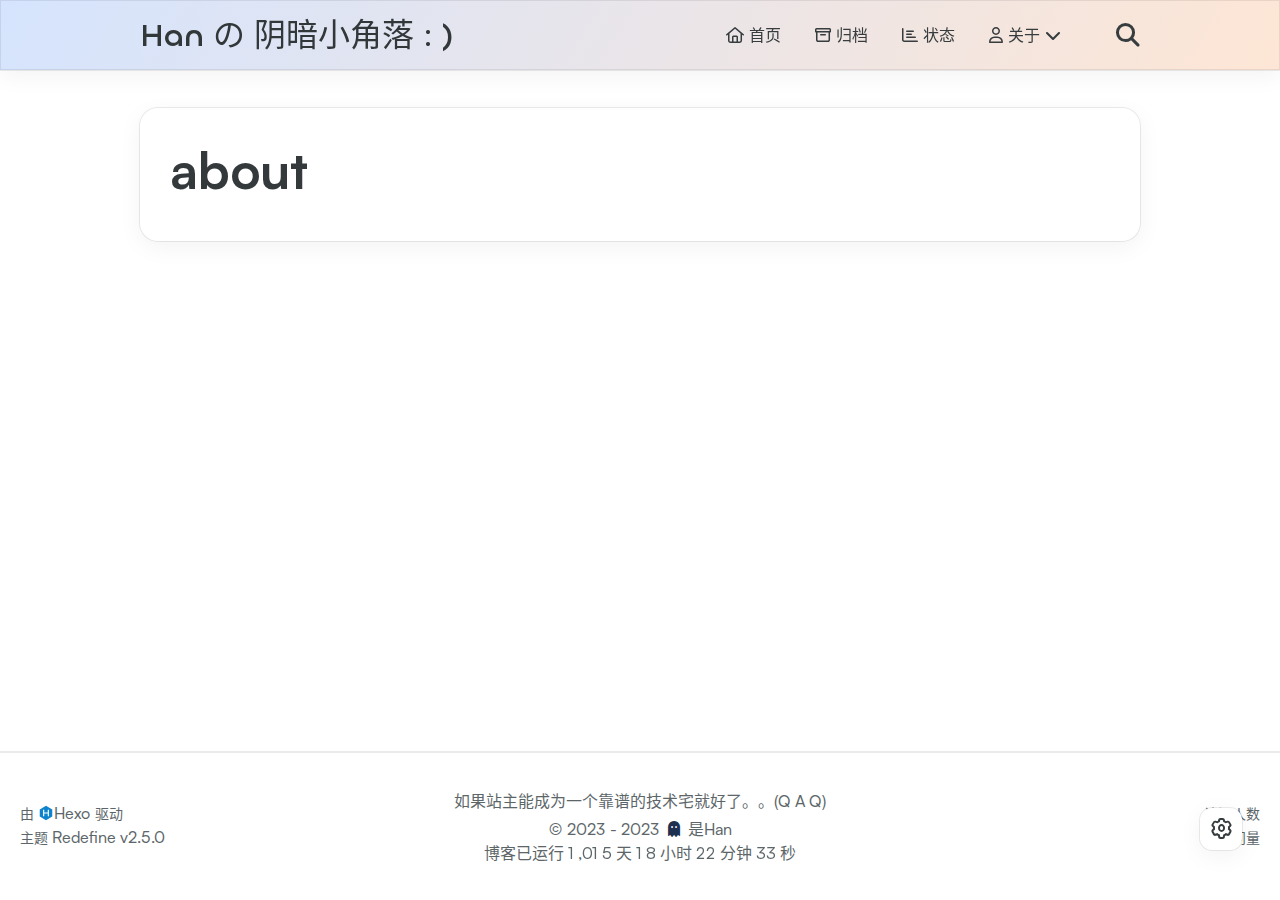
<file: about/index.html>
<!DOCTYPE html><html lang="zh-CN"><head><meta charset="utf-8"><meta name="viewport" content="width=device-width,initial-scale=1"><meta name="keywords" content="Hexo Theme Redefine"><meta name="author" content="是Han"><link rel="preconnect" href="https://fonts.googleapis.com"><link rel="preconnect" href="https://fonts.gstatic.com" crossorigin><link rel="canonical" href="http://hereishandesu.github.io/about/"><meta name="robots" content="index,follow"><meta name="googlebot" content="index,follow"><meta name="revisit-after" content="1 days"><meta property="og:type" content="website"><meta property="og:title" content="about"><meta property="og:url" content="http://hereishandesu.github.io/about/index.html"><meta property="og:site_name" content="Han の 阴暗小角落 : )"><meta property="og:locale" content="zh_CN"><meta property="article:published_time" content="2023-10-13T12:40:17.000Z"><meta property="article:modified_time" content="2023-10-13T12:40:17.157Z"><meta property="article:author" content="是Han"><meta name="twitter:card" content="summary"><link rel="icon" type="image/png" href="/my_images/blog-logo.jpg" sizes="192x192"><link rel="apple-touch-icon" sizes="180x180" href="/my_images/blog-logo.jpg"><meta name="theme-color" content="#A31F34"><link rel="shortcut icon" href="/my_images/blog-logo.jpg"><title>关于 - Han の 阴暗小角落 : )</title><link rel="stylesheet" href="/css/style.css"><link rel="stylesheet" href="/assets/build/styles.css"><link rel="stylesheet" href="/fonts/fonts.css"><link rel="stylesheet" href="/fonts/Satoshi/satoshi.css"><link rel="stylesheet" href="/fonts/Chillax/chillax.css"><link href="" rel="stylesheet"><link href="" rel="stylesheet"><script id="hexo-configurations">window.config={hostname:"hereishandesu.github.io",root:"/",language:"zh-CN",path:"search.xml"},window.theme={articles:{style:{font_size:"16px",line_height:1.5,image_border_radius:"14px",image_alignment:"center",image_caption:!1,link_icon:!0},word_count:{enable:!0,count:!0,min2read:!0},author_label:{enable:!0,auto:!1,list:[]},code_block:{copy:!0,style:"simple",font:{enable:!1,family:null,url:null}},toc:{enable:!0,max_depth:6,number:!1,expand:!0,init_open:!0},copyright:!0,lazyload:!0,recommendation:{enable:!1,title:"猜你想看（猜错了的话那就是算法的错",limit:3,mobile_limit:2,placeholder:"/my_images/recommendation-background.jpg",skip_dirs:[]}},colors:{primary:"#A31F34",secondary:null},global:{fonts:{chinese:{enable:!0,family:null,url:null},english:{enable:!0,family:null,url:null}},content_max_width:"1000px",sidebar_width:"210px",hover:{shadow:!0,scale:!1},scroll_progress:{bar:!0,percentage:!1},website_counter:{url:"https://busuanzi.ibruce.info/busuanzi/2.3/busuanzi.pure.mini.js",enable:!0,site_pv:!0,site_uv:!0,post_pv:!0},single_page:!0,open_graph:!0,google_analytics:{enable:!1,id:null}},home_banner:{enable:!0,style:"fixed",image:{light:"/my_images/light-background.webp",dark:"/my_images/dark-background.webp"},title:"Han の 阴暗小角落 : )",subtitle:{text:["用于日常学习记录和发病（bushi","以及。。请允许我占用您一点时间向您介绍我们的天父和主 —— 异世界情绪 小姐（虔诚.jpg）"],hitokoto:{enable:!1,api:"https://v1.hitokoto.cn"},typing_speed:100,backing_speed:80,starting_delay:500,backing_delay:1500,loop:!0,smart_backspace:!0},text_color:{light:"#dc143c",dark:"#00BFFF"},text_style:{title_size:"2.8rem",subtitle_size:"1.5rem",line_height:1.2},custom_font:{enable:!1,family:null,url:null},social_links:{enable:!0,links:{github:"https://github.com/hereisHandesu",instagram:null,zhihu:null,twitter:"https://twitter.com/chnjinghn4",email:"715727540@qq.com"},qrs:{weixin:null}}},plugins:{feed:{enable:!1},aplayer:{enable:!1,type:"mini",audios:[{name:null,artist:null,url:null,cover:null}]},mermaid:{enable:!0,version:"9.3.0"}},version:"2.5.0",navbar:{auto_hide:!1,color:{left:"#367df7",right:"#f78736",transparency:35},links:{Home:{path:"/",icon:"fa-regular fa-house"},Archives:{path:"/archives",icon:"fa-regular fa-archive"},Status:{path:"https://status.evanluo.top/",icon:"fa-regular fa-chart-bar"},About:{icon:"fa-regular fa-user",submenus:{Me:"/about","异世界情绪（ヰ世界情緒）":"https://zh.moegirl.org.cn/%E5%BC%82%E4%B8%96%E7%95%8C%E6%83%85%E7%BB%AA",Friends:"/friends"}}},search:{enable:!0,preload:!0}},page_templates:{friends_column:2,tags_style:"blur"},home:{sidebar:{enable:!0,position:"right",first_item:"menu",announcement:"小站初成，幸甚至哉 （￣▽￣）",links:{"归档":{path:"/archives",icon:"fa-regular fa-archive"},"标签":{path:"/tags",icon:"fa-regular fa-tags"},"分类":{path:"/categories",icon:"fa-regular fa-folder"}}},article_date_format:"auto",categories:{enable:!0,limit:3},tags:{enable:!0,limit:3}},footerStart:"2023/10/14 17:00:00"},window.lang_ago={second:"%s 秒前",minute:"%s 分钟前",hour:"%s 小时前",day:"%s 天前",week:"%s 周前",month:"%s 个月前",year:"%s 年前"},window.data={masonry:!1}</script><link rel="stylesheet" href="/fontawesome/fontawesome.min.css"><link rel="stylesheet" href="/fontawesome/brands.min.css"><link rel="stylesheet" href="/fontawesome/solid.min.css"><link rel="stylesheet" href="/fontawesome/regular.min.css"><meta name="generator" content="Hexo 6.3.0"></head><body><div class="progress-bar-container"><span class="scroll-progress-bar"></span> <span class="pjax-progress-bar"></span> <span class="swup-progress-icon"><i class="fa-solid fa-circle-notch fa-spin"></i></span></div><main class="page-container" id="swup"><div class="main-content-container"><div class="main-content-header"><header class="navbar-container"><div class="navbar-content"><div class="left"><a class="logo-title" href="/">Han の 阴暗小角落 : )</a></div><div class="right"><div class="desktop"><ul class="navbar-list"><li class="navbar-item"><a href="/"><i class="fa-regular fa-house"></i> 首页</a></li><li class="navbar-item"><a href="/archives"><i class="fa-regular fa-archive"></i> 归档</a></li><li class="navbar-item"><a target="_blank" rel="noopener" href="https://status.evanluo.top/"><i class="fa-regular fa-chart-bar"></i> 状态</a></li><li class="navbar-item"><a class="has-dropdown" href="#" onclick="return!1"><i class="fa-regular fa-user"></i> 关于&nbsp;<i class="fa-solid fa-chevron-down"></i></a><ul class="sub-menu"><li><a href="/about">ME</a></li><li><a target="_blank" rel="noopener" href="https://zh.moegirl.org.cn/%E5%BC%82%E4%B8%96%E7%95%8C%E6%83%85%E7%BB%AA">异世界情绪（ヰ世界情緒）</a></li><li><a href="/friends">友情链接</a></li></ul></li><li class="navbar-item search search-popup-trigger"><i class="fa-solid fa-magnifying-glass"></i></li></ul></div><div class="mobile"><div class="icon-item search search-popup-trigger"><i class="fa-solid fa-magnifying-glass"></i></div><div class="icon-item navbar-bar"><div class="navbar-bar-middle"></div></div></div></div></div><div class="navbar-drawer w-full absolute top-0 left-0 bg-background-color"><ul class="drawer-navbar-list flex flex-col justify-start items-center"><li class="drawer-navbar-item text-base my-1.5 flex justify-center items-center"><a class="rounded-3xl py-1.5 px-5 hover:border hover:!text-primary active:!text-primary group" href="/"><i class="fa-regular fa-house"></i> 首页</a></li><li class="drawer-navbar-item text-base my-1.5 flex justify-center items-center"><a class="rounded-3xl py-1.5 px-5 hover:border hover:!text-primary active:!text-primary group" href="/archives"><i class="fa-regular fa-archive"></i> 归档</a></li><li class="drawer-navbar-item text-base my-1.5 flex justify-center items-center"><a class="rounded-3xl py-1.5 px-5 hover:border hover:!text-primary active:!text-primary group" target="_blank" rel="noopener" href="https://status.evanluo.top/"><i class="fa-regular fa-chart-bar"></i> 状态</a></li><li class="drawer-navbar-item text-base my-1.5 flex justify-center items-center"><a class="rounded-3xl py-1.5 px-5 hover:border hover:!text-primary active:!text-primary group has-dropdown" href="#" onclick="return!1"><i class="fa-regular fa-user"></i> 关于&nbsp;<i class="group-hover:rotate-180 transition-transform fa-solid fa-chevron-down"></i></a></li><li class="drawer-navbar-item text-base flex justify-center items-center hover:underline active:underline hover:underline-offset-1 rounded-3xl"><a class="py-0.5" href="/about">ME</a></li><li class="drawer-navbar-item text-base flex justify-center items-center hover:underline active:underline hover:underline-offset-1 rounded-3xl"><a class="py-0.5" target="_blank" rel="noopener" href="https://zh.moegirl.org.cn/%E5%BC%82%E4%B8%96%E7%95%8C%E6%83%85%E7%BB%AA">异世界情绪（ヰ世界情緒）</a></li><li class="drawer-navbar-item text-base flex justify-center items-center hover:underline active:underline hover:underline-offset-1 rounded-3xl"><a class="py-0.5" href="/friends">友情链接</a></li></ul></div><div class="window-mask"></div></header></div><div class="main-content-body"><div class="main-content"><div class="page-template-container"><div class="page-template-content markdown-body"><h1>about</h1></div><div class="page-template-comments"></div></div></div></div><div class="main-content-footer"><footer class="footer mt-5 py-5 h-auto text-base text-third-text-color relative border-t-2 border-t-border-color"><div class="info-container py-3 text-center"><div class="customize-info my-1">如果站主能成为一个靠谱的技术宅就好了。。(Q A Q)</div><div class="text-center">&copy; <span>2023</span> - 2023&nbsp;&nbsp;<i class="fa-solid fa-ghost fa-bounce" style="--fa-animation-duration:0.5s;color:#1e3050"></i>&nbsp;&nbsp;<a href="/">是Han</a></div><script data-swup-reload-script src="https://busuanzi.ibruce.info/busuanzi/2.3/busuanzi.pure.mini.js"></script><div class="relative text-center lg:absolute lg:right-[20px] lg:top-1/2 lg:-translate-y-1/2 lg:text-right"><span id="busuanzi_container_site_uv" class="lg:!block"><span class="text-sm">访问人数</span> <span id="busuanzi_value_site_uv"></span> </span><span id="busuanzi_container_site_pv" class="lg:!block"><span class="text-sm">总访问量</span> <span id="busuanzi_value_site_pv"></span></span></div><div class="relative text-center lg:absolute lg:left-[20px] lg:top-1/2 lg:-translate-y-1/2 lg:text-left"><span class="lg:block text-sm">由 <?xml version="1.0" encoding="utf-8"?><!DOCTYPE svg PUBLIC "-//W3C//DTD SVG 1.1//EN" "http://www.w3.org/Graphics/SVG/1.1/DTD/svg11.dtd"><svg class="relative top-[2px] inline-block align-baseline" version="1.1" id="圖層_1" xmlns="http://www.w3.org/2000/svg" xmlns:xlink="http://www.w3.org/1999/xlink" x="0px" y="0px" width="1rem" height="1rem" viewBox="0 0 512 512" enable-background="new 0 0 512 512" xml:space="preserve"><path fill="#0E83CD" d="M256.4,25.8l-200,115.5L56,371.5l199.6,114.7l200-115.5l0.4-230.2L256.4,25.8z M349,354.6l-18.4,10.7l-18.6-11V275H200v79.6l-18.4,10.7l-18.6-11v-197l18.5-10.6l18.5,10.8V237h112v-79.6l18.5-10.6l18.5,10.8V354.6z"/></svg><a target="_blank" class="text-base" href="https://hexo.io">Hexo</a> 驱动</span> <span class="text-sm lg:block">主题&nbsp;<a class="text-base" target="_blank" href="https://github.com/EvanNotFound/hexo-theme-redefine">Redefine v2.5.0</a></span></div><div>博客已运行 <span class="odometer" id="runtime_days"></span> 天 <span class="odometer" id="runtime_hours"></span> 小时 <span class="odometer" id="runtime_minutes"></span> 分钟 <span class="odometer" id="runtime_seconds"></span> 秒</div><script data-swup-reload-script>try{function odometer_init(){document.querySelectorAll(".odometer").forEach(e=>{new Odometer({el:e,format:"( ddd).dd",duration:200})})}odometer_init()}catch(e){}</script></div></footer></div></div><div class="right-side-tools-container"><div class="side-tools-container"><ul class="hidden-tools-list"><li class="right-bottom-tools tool-font-adjust-plus flex justify-center items-center"><i class="fa-regular fa-magnifying-glass-plus"></i></li><li class="right-bottom-tools tool-font-adjust-minus flex justify-center items-center"><i class="fa-regular fa-magnifying-glass-minus"></i></li><li class="right-bottom-tools tool-dark-light-toggle flex justify-center items-center"><i class="fa-regular fa-moon"></i></li><li class="right-bottom-tools tool-scroll-to-top flex justify-center items-center"><i class="fa-regular fa-arrow-up"></i></li><li class="right-bottom-tools tool-scroll-to-bottom flex justify-center items-center"><i class="fa-regular fa-arrow-down"></i></li></ul><ul class="visible-tools-list"><li class="right-bottom-tools toggle-tools-list flex justify-center items-center"><i class="fa-regular fa-cog fa-spin"></i></li></ul></div></div><div class="image-viewer-container"><img src=""></div><div class="search-pop-overlay"><div class="popup search-popup"><div class="search-header"><span class="search-input-field-pre"><i class="fa-solid fa-keyboard"></i></span><div class="search-input-container"><input autocomplete="off" autocorrect="off" autocapitalize="off" placeholder="搜索..." spellcheck="false" type="search" class="search-input"></div><span class="popup-btn-close"><i class="fa-solid fa-times"></i></span></div><div id="search-result"><div id="no-result"><i class="fa-solid fa-spinner fa-spin-pulse fa-5x fa-fw"></i></div></div></div></div></main><script src="/js/libs/Swup.min.js"></script><script src="/js/libs/SwupSlideTheme.min.js"></script><script src="/js/libs/SwupScriptsPlugin.min.js"></script><script src="/js/libs/SwupProgressPlugin.min.js"></script><script src="/js/libs/SwupScrollPlugin.min.js"></script><script src="/js/libs/SwupPreloadPlugin.min.js"></script><script>const swup=new Swup({plugins:[new SwupScriptsPlugin({optin:!0}),new SwupProgressPlugin,new SwupScrollPlugin({offset:80}),new SwupSlideTheme({mainElement:".main-content-body"}),new SwupPreloadPlugin],containers:["#swup"]})</script><script src="/js/tools/imageViewer.js" type="module"></script><script src="/js/utils.js" type="module"></script><script src="/js/main.js" type="module"></script><script src="/js/layouts/navbarShrink.js" type="module"></script><script src="/js/tools/scrollTopBottom.js" type="module"></script><script src="/js/tools/lightDarkSwitch.js" type="module"></script><script src="/js/layouts/categoryList.js" type="module"></script><script src="/js/tools/localSearch.js" type="module"></script><script src="/js/tools/codeBlock.js" type="module"></script><script src="/js/layouts/lazyload.js" type="module"></script><script src="/js/tools/runtime.js"></script><script src="/js/libs/odometer.min.js"></script><link rel="stylesheet" href="/assets/odometer-theme-minimal.css"><script src="/js/libs/Typed.min.js"></script><script src="/js/plugins/typed.js" type="module"></script><script src="/js/libs/mermaid.min.js"></script><script src="/js/plugins/mermaid.js"></script><div class="post-scripts" data-swup-reload-script><script src="/js/libs/anime.min.js"></script><script src="/js/tools/tocToggle.js" type="module"></script><script src="/js/layouts/toc.js" type="module"></script><script src="/js/plugins/tabs.js" type="module"></script></div></body></html>
</file>
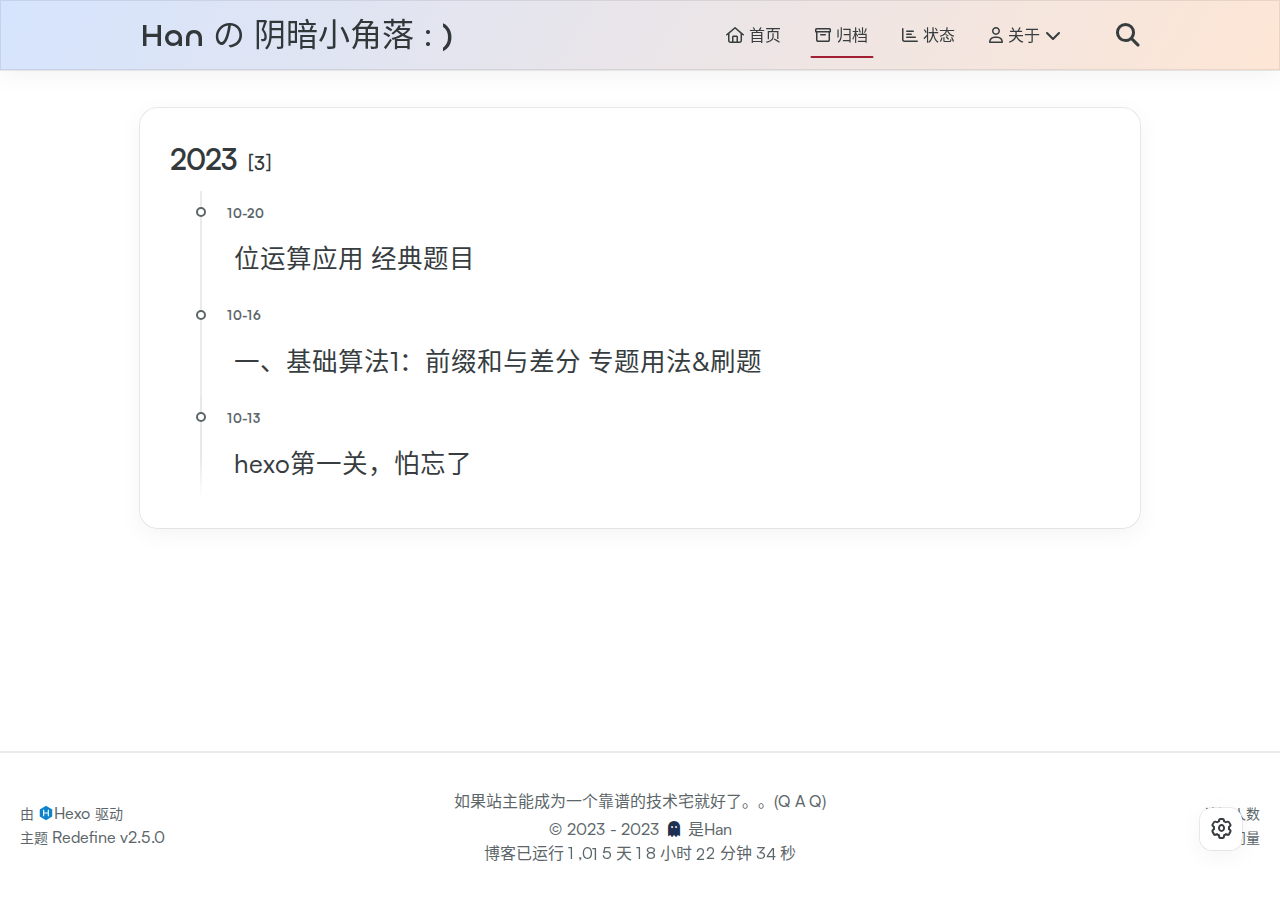
<file: archives/index.html>
<!DOCTYPE html><html lang="zh-CN"><head><meta charset="utf-8"><meta name="viewport" content="width=device-width,initial-scale=1"><meta name="keywords" content="Hexo Theme Redefine"><meta name="author" content="是Han"><link rel="preconnect" href="https://fonts.googleapis.com"><link rel="preconnect" href="https://fonts.gstatic.com" crossorigin><link rel="canonical" href="http://hereishandesu.github.io/archives/"><meta name="robots" content="index,follow"><meta name="googlebot" content="index,follow"><meta name="revisit-after" content="1 days"><meta property="og:type" content="website"><meta property="og:title" content="Han の 阴暗小角落 : )"><meta property="og:url" content="http://hereishandesu.github.io/archives/index.html"><meta property="og:site_name" content="Han の 阴暗小角落 : )"><meta property="og:locale" content="zh_CN"><meta property="article:author" content="是Han"><meta name="twitter:card" content="summary"><link rel="icon" type="image/png" href="/my_images/blog-logo.jpg" sizes="192x192"><link rel="apple-touch-icon" sizes="180x180" href="/my_images/blog-logo.jpg"><meta name="theme-color" content="#A31F34"><link rel="shortcut icon" href="/my_images/blog-logo.jpg"><title>归档 - Han の 阴暗小角落 : )</title><link rel="stylesheet" href="/css/style.css"><link rel="stylesheet" href="/assets/build/styles.css"><link rel="stylesheet" href="/fonts/fonts.css"><link rel="stylesheet" href="/fonts/Satoshi/satoshi.css"><link rel="stylesheet" href="/fonts/Chillax/chillax.css"><link href="" rel="stylesheet"><link href="" rel="stylesheet"><script id="hexo-configurations">window.config={hostname:"hereishandesu.github.io",root:"/",language:"zh-CN",path:"search.xml"},window.theme={articles:{style:{font_size:"16px",line_height:1.5,image_border_radius:"14px",image_alignment:"center",image_caption:!1,link_icon:!0},word_count:{enable:!0,count:!0,min2read:!0},author_label:{enable:!0,auto:!1,list:[]},code_block:{copy:!0,style:"simple",font:{enable:!1,family:null,url:null}},toc:{enable:!0,max_depth:6,number:!1,expand:!0,init_open:!0},copyright:!0,lazyload:!0,recommendation:{enable:!1,title:"猜你想看（猜错了的话那就是算法的错",limit:3,mobile_limit:2,placeholder:"/my_images/recommendation-background.jpg",skip_dirs:[]}},colors:{primary:"#A31F34",secondary:null},global:{fonts:{chinese:{enable:!0,family:null,url:null},english:{enable:!0,family:null,url:null}},content_max_width:"1000px",sidebar_width:"210px",hover:{shadow:!0,scale:!1},scroll_progress:{bar:!0,percentage:!1},website_counter:{url:"https://busuanzi.ibruce.info/busuanzi/2.3/busuanzi.pure.mini.js",enable:!0,site_pv:!0,site_uv:!0,post_pv:!0},single_page:!0,open_graph:!0,google_analytics:{enable:!1,id:null}},home_banner:{enable:!0,style:"fixed",image:{light:"/my_images/light-background.webp",dark:"/my_images/dark-background.webp"},title:"Han の 阴暗小角落 : )",subtitle:{text:["用于日常学习记录和发病（bushi","以及。。请允许我占用您一点时间向您介绍我们的天父和主 —— 异世界情绪 小姐（虔诚.jpg）"],hitokoto:{enable:!1,api:"https://v1.hitokoto.cn"},typing_speed:100,backing_speed:80,starting_delay:500,backing_delay:1500,loop:!0,smart_backspace:!0},text_color:{light:"#dc143c",dark:"#00BFFF"},text_style:{title_size:"2.8rem",subtitle_size:"1.5rem",line_height:1.2},custom_font:{enable:!1,family:null,url:null},social_links:{enable:!0,links:{github:"https://github.com/hereisHandesu",instagram:null,zhihu:null,twitter:"https://twitter.com/chnjinghn4",email:"715727540@qq.com"},qrs:{weixin:null}}},plugins:{feed:{enable:!1},aplayer:{enable:!1,type:"mini",audios:[{name:null,artist:null,url:null,cover:null}]},mermaid:{enable:!0,version:"9.3.0"}},version:"2.5.0",navbar:{auto_hide:!1,color:{left:"#367df7",right:"#f78736",transparency:35},links:{Home:{path:"/",icon:"fa-regular fa-house"},Archives:{path:"/archives",icon:"fa-regular fa-archive"},Status:{path:"https://status.evanluo.top/",icon:"fa-regular fa-chart-bar"},About:{icon:"fa-regular fa-user",submenus:{Me:"/about","异世界情绪（ヰ世界情緒）":"https://zh.moegirl.org.cn/%E5%BC%82%E4%B8%96%E7%95%8C%E6%83%85%E7%BB%AA",Friends:"/friends"}}},search:{enable:!0,preload:!0}},page_templates:{friends_column:2,tags_style:"blur"},home:{sidebar:{enable:!0,position:"right",first_item:"menu",announcement:"小站初成，幸甚至哉 （￣▽￣）",links:{"归档":{path:"/archives",icon:"fa-regular fa-archive"},"标签":{path:"/tags",icon:"fa-regular fa-tags"},"分类":{path:"/categories",icon:"fa-regular fa-folder"}}},article_date_format:"auto",categories:{enable:!0,limit:3},tags:{enable:!0,limit:3}},footerStart:"2023/10/14 17:00:00"},window.lang_ago={second:"%s 秒前",minute:"%s 分钟前",hour:"%s 小时前",day:"%s 天前",week:"%s 周前",month:"%s 个月前",year:"%s 年前"},window.data={masonry:!1}</script><link rel="stylesheet" href="/fontawesome/fontawesome.min.css"><link rel="stylesheet" href="/fontawesome/brands.min.css"><link rel="stylesheet" href="/fontawesome/solid.min.css"><link rel="stylesheet" href="/fontawesome/regular.min.css"><meta name="generator" content="Hexo 6.3.0"></head><body><div class="progress-bar-container"><span class="scroll-progress-bar"></span> <span class="pjax-progress-bar"></span> <span class="swup-progress-icon"><i class="fa-solid fa-circle-notch fa-spin"></i></span></div><main class="page-container" id="swup"><div class="main-content-container"><div class="main-content-header"><header class="navbar-container"><div class="navbar-content"><div class="left"><a class="logo-title" href="/">Han の 阴暗小角落 : )</a></div><div class="right"><div class="desktop"><ul class="navbar-list"><li class="navbar-item"><a href="/"><i class="fa-regular fa-house"></i> 首页</a></li><li class="navbar-item"><a class="active" href="/archives"><i class="fa-regular fa-archive"></i> 归档</a></li><li class="navbar-item"><a target="_blank" rel="noopener" href="https://status.evanluo.top/"><i class="fa-regular fa-chart-bar"></i> 状态</a></li><li class="navbar-item"><a class="has-dropdown" href="#" onclick="return!1"><i class="fa-regular fa-user"></i> 关于&nbsp;<i class="fa-solid fa-chevron-down"></i></a><ul class="sub-menu"><li><a href="/about">ME</a></li><li><a target="_blank" rel="noopener" href="https://zh.moegirl.org.cn/%E5%BC%82%E4%B8%96%E7%95%8C%E6%83%85%E7%BB%AA">异世界情绪（ヰ世界情緒）</a></li><li><a href="/friends">友情链接</a></li></ul></li><li class="navbar-item search search-popup-trigger"><i class="fa-solid fa-magnifying-glass"></i></li></ul></div><div class="mobile"><div class="icon-item search search-popup-trigger"><i class="fa-solid fa-magnifying-glass"></i></div><div class="icon-item navbar-bar"><div class="navbar-bar-middle"></div></div></div></div></div><div class="navbar-drawer w-full absolute top-0 left-0 bg-background-color"><ul class="drawer-navbar-list flex flex-col justify-start items-center"><li class="drawer-navbar-item text-base my-1.5 flex justify-center items-center"><a class="rounded-3xl py-1.5 px-5 hover:border hover:!text-primary active:!text-primary group" href="/"><i class="fa-regular fa-house"></i> 首页</a></li><li class="drawer-navbar-item text-base my-1.5 flex justify-center items-center"><a class="rounded-3xl py-1.5 px-5 hover:border hover:!text-primary active:!text-primary group active" href="/archives"><i class="fa-regular fa-archive"></i> 归档</a></li><li class="drawer-navbar-item text-base my-1.5 flex justify-center items-center"><a class="rounded-3xl py-1.5 px-5 hover:border hover:!text-primary active:!text-primary group" target="_blank" rel="noopener" href="https://status.evanluo.top/"><i class="fa-regular fa-chart-bar"></i> 状态</a></li><li class="drawer-navbar-item text-base my-1.5 flex justify-center items-center"><a class="rounded-3xl py-1.5 px-5 hover:border hover:!text-primary active:!text-primary group has-dropdown" href="#" onclick="return!1"><i class="fa-regular fa-user"></i> 关于&nbsp;<i class="group-hover:rotate-180 transition-transform fa-solid fa-chevron-down"></i></a></li><li class="drawer-navbar-item text-base flex justify-center items-center hover:underline active:underline hover:underline-offset-1 rounded-3xl"><a class="py-0.5" href="/about">ME</a></li><li class="drawer-navbar-item text-base flex justify-center items-center hover:underline active:underline hover:underline-offset-1 rounded-3xl"><a class="py-0.5" target="_blank" rel="noopener" href="https://zh.moegirl.org.cn/%E5%BC%82%E4%B8%96%E7%95%8C%E6%83%85%E7%BB%AA">异世界情绪（ヰ世界情緒）</a></li><li class="drawer-navbar-item text-base flex justify-center items-center hover:underline active:underline hover:underline-offset-1 rounded-3xl"><a class="py-0.5" href="/friends">友情链接</a></li></ul></div><div class="window-mask"></div></header></div><div class="main-content-body"><div class="main-content"><div class="archive-container"><div class="archive-list-container"><section class="archive-item"><div class="archive-item-header"><span class="archive-year">2023</span> <span class="archive-year-post-count">[3]</span></div><ul class="article-list"><li class="article-item" date-is="10-20"><a href="/2023/10/20/%E4%BD%8D%E8%BF%90%E7%AE%97%E5%BA%94%E7%94%A8-%E7%BB%8F%E5%85%B8%E9%A2%98%E7%9B%AE/"><span class="article-title">位运算应用 经典题目</span></a></li><li class="article-item" date-is="10-16"><a href="/2023/10/16/%E4%B8%80%E3%80%81%E5%9F%BA%E7%A1%80%E7%AE%97%E6%B3%951%EF%BC%9A%E5%89%8D%E7%BC%80%E5%92%8C%E4%B8%8E%E5%B7%AE%E5%88%86-%E4%B8%93%E9%A2%98%E7%94%A8%E6%B3%95-%E5%88%B7%E9%A2%98/"><span class="article-title">一、基础算法1：前缀和与差分 专题用法&amp;刷题</span></a></li><li class="article-item" date-is="10-13"><a href="/2023/10/13/hexo%E7%AC%AC%E4%B8%80%E5%85%B3%EF%BC%8C%E6%80%95%E5%BF%98%E4%BA%86/"><span class="article-title">hexo第一关，怕忘了</span></a></li></ul></section></div></div></div></div><div class="main-content-footer"><footer class="footer mt-5 py-5 h-auto text-base text-third-text-color relative border-t-2 border-t-border-color"><div class="info-container py-3 text-center"><div class="customize-info my-1">如果站主能成为一个靠谱的技术宅就好了。。(Q A Q)</div><div class="text-center">&copy; <span>2023</span> - 2023&nbsp;&nbsp;<i class="fa-solid fa-ghost fa-bounce" style="--fa-animation-duration:0.5s;color:#1e3050"></i>&nbsp;&nbsp;<a href="/">是Han</a></div><script data-swup-reload-script src="https://busuanzi.ibruce.info/busuanzi/2.3/busuanzi.pure.mini.js"></script><div class="relative text-center lg:absolute lg:right-[20px] lg:top-1/2 lg:-translate-y-1/2 lg:text-right"><span id="busuanzi_container_site_uv" class="lg:!block"><span class="text-sm">访问人数</span> <span id="busuanzi_value_site_uv"></span> </span><span id="busuanzi_container_site_pv" class="lg:!block"><span class="text-sm">总访问量</span> <span id="busuanzi_value_site_pv"></span></span></div><div class="relative text-center lg:absolute lg:left-[20px] lg:top-1/2 lg:-translate-y-1/2 lg:text-left"><span class="lg:block text-sm">由 <?xml version="1.0" encoding="utf-8"?><!DOCTYPE svg PUBLIC "-//W3C//DTD SVG 1.1//EN" "http://www.w3.org/Graphics/SVG/1.1/DTD/svg11.dtd"><svg class="relative top-[2px] inline-block align-baseline" version="1.1" id="圖層_1" xmlns="http://www.w3.org/2000/svg" xmlns:xlink="http://www.w3.org/1999/xlink" x="0px" y="0px" width="1rem" height="1rem" viewBox="0 0 512 512" enable-background="new 0 0 512 512" xml:space="preserve"><path fill="#0E83CD" d="M256.4,25.8l-200,115.5L56,371.5l199.6,114.7l200-115.5l0.4-230.2L256.4,25.8z M349,354.6l-18.4,10.7l-18.6-11V275H200v79.6l-18.4,10.7l-18.6-11v-197l18.5-10.6l18.5,10.8V237h112v-79.6l18.5-10.6l18.5,10.8V354.6z"/></svg><a target="_blank" class="text-base" href="https://hexo.io">Hexo</a> 驱动</span> <span class="text-sm lg:block">主题&nbsp;<a class="text-base" target="_blank" href="https://github.com/EvanNotFound/hexo-theme-redefine">Redefine v2.5.0</a></span></div><div>博客已运行 <span class="odometer" id="runtime_days"></span> 天 <span class="odometer" id="runtime_hours"></span> 小时 <span class="odometer" id="runtime_minutes"></span> 分钟 <span class="odometer" id="runtime_seconds"></span> 秒</div><script data-swup-reload-script>try{function odometer_init(){document.querySelectorAll(".odometer").forEach(e=>{new Odometer({el:e,format:"( ddd).dd",duration:200})})}odometer_init()}catch(e){}</script></div></footer></div></div><div class="right-side-tools-container"><div class="side-tools-container"><ul class="hidden-tools-list"><li class="right-bottom-tools tool-font-adjust-plus flex justify-center items-center"><i class="fa-regular fa-magnifying-glass-plus"></i></li><li class="right-bottom-tools tool-font-adjust-minus flex justify-center items-center"><i class="fa-regular fa-magnifying-glass-minus"></i></li><li class="right-bottom-tools tool-dark-light-toggle flex justify-center items-center"><i class="fa-regular fa-moon"></i></li><li class="right-bottom-tools tool-scroll-to-top flex justify-center items-center"><i class="fa-regular fa-arrow-up"></i></li><li class="right-bottom-tools tool-scroll-to-bottom flex justify-center items-center"><i class="fa-regular fa-arrow-down"></i></li></ul><ul class="visible-tools-list"><li class="right-bottom-tools toggle-tools-list flex justify-center items-center"><i class="fa-regular fa-cog fa-spin"></i></li></ul></div></div><div class="image-viewer-container"><img src=""></div><div class="search-pop-overlay"><div class="popup search-popup"><div class="search-header"><span class="search-input-field-pre"><i class="fa-solid fa-keyboard"></i></span><div class="search-input-container"><input autocomplete="off" autocorrect="off" autocapitalize="off" placeholder="搜索..." spellcheck="false" type="search" class="search-input"></div><span class="popup-btn-close"><i class="fa-solid fa-times"></i></span></div><div id="search-result"><div id="no-result"><i class="fa-solid fa-spinner fa-spin-pulse fa-5x fa-fw"></i></div></div></div></div></main><script src="/js/libs/Swup.min.js"></script><script src="/js/libs/SwupSlideTheme.min.js"></script><script src="/js/libs/SwupScriptsPlugin.min.js"></script><script src="/js/libs/SwupProgressPlugin.min.js"></script><script src="/js/libs/SwupScrollPlugin.min.js"></script><script src="/js/libs/SwupPreloadPlugin.min.js"></script><script>const swup=new Swup({plugins:[new SwupScriptsPlugin({optin:!0}),new SwupProgressPlugin,new SwupScrollPlugin({offset:80}),new SwupSlideTheme({mainElement:".main-content-body"}),new SwupPreloadPlugin],containers:["#swup"]})</script><script src="/js/tools/imageViewer.js" type="module"></script><script src="/js/utils.js" type="module"></script><script src="/js/main.js" type="module"></script><script src="/js/layouts/navbarShrink.js" type="module"></script><script src="/js/tools/scrollTopBottom.js" type="module"></script><script src="/js/tools/lightDarkSwitch.js" type="module"></script><script src="/js/layouts/categoryList.js" type="module"></script><script src="/js/tools/localSearch.js" type="module"></script><script src="/js/tools/codeBlock.js" type="module"></script><script src="/js/layouts/lazyload.js" type="module"></script><script src="/js/tools/runtime.js"></script><script src="/js/libs/odometer.min.js"></script><link rel="stylesheet" href="/assets/odometer-theme-minimal.css"><script src="/js/libs/Typed.min.js"></script><script src="/js/plugins/typed.js" type="module"></script><script src="/js/libs/mermaid.min.js"></script><script src="/js/plugins/mermaid.js"></script><div class="post-scripts" data-swup-reload-script><script src="/js/libs/anime.min.js"></script><script src="/js/tools/tocToggle.js" type="module"></script><script src="/js/layouts/toc.js" type="module"></script><script src="/js/plugins/tabs.js" type="module"></script></div></body></html>
</file>
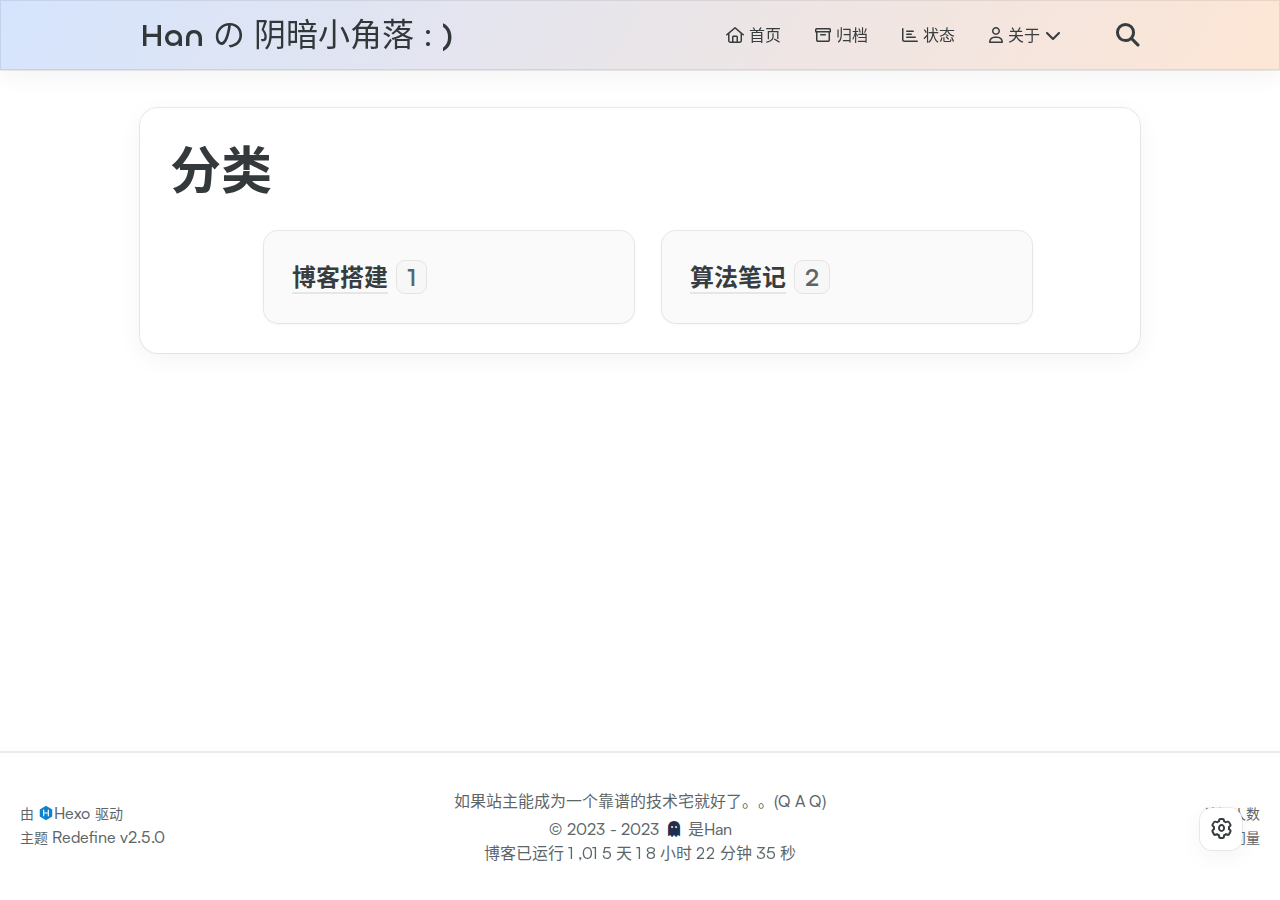
<file: categories/index.html>
<!DOCTYPE html><html lang="zh-CN"><head><meta charset="utf-8"><meta name="viewport" content="width=device-width,initial-scale=1"><meta name="keywords" content="Hexo Theme Redefine"><meta name="author" content="是Han"><link rel="preconnect" href="https://fonts.googleapis.com"><link rel="preconnect" href="https://fonts.gstatic.com" crossorigin><link rel="canonical" href="http://hereishandesu.github.io/categories/"><meta name="robots" content="index,follow"><meta name="googlebot" content="index,follow"><meta name="revisit-after" content="1 days"><meta property="og:type" content="website"><meta property="og:title" content="categories"><meta property="og:url" content="http://hereishandesu.github.io/categories/index.html"><meta property="og:site_name" content="Han の 阴暗小角落 : )"><meta property="og:locale" content="zh_CN"><meta property="article:published_time" content="2023-10-13T12:38:31.000Z"><meta property="article:modified_time" content="2023-10-13T12:38:31.615Z"><meta property="article:author" content="是Han"><meta name="twitter:card" content="summary"><link rel="icon" type="image/png" href="/my_images/blog-logo.jpg" sizes="192x192"><link rel="apple-touch-icon" sizes="180x180" href="/my_images/blog-logo.jpg"><meta name="theme-color" content="#A31F34"><link rel="shortcut icon" href="/my_images/blog-logo.jpg"><title>分类 - Han の 阴暗小角落 : )</title><link rel="stylesheet" href="/css/style.css"><link rel="stylesheet" href="/assets/build/styles.css"><link rel="stylesheet" href="/fonts/fonts.css"><link rel="stylesheet" href="/fonts/Satoshi/satoshi.css"><link rel="stylesheet" href="/fonts/Chillax/chillax.css"><link href="" rel="stylesheet"><link href="" rel="stylesheet"><script id="hexo-configurations">window.config={hostname:"hereishandesu.github.io",root:"/",language:"zh-CN",path:"search.xml"},window.theme={articles:{style:{font_size:"16px",line_height:1.5,image_border_radius:"14px",image_alignment:"center",image_caption:!1,link_icon:!0},word_count:{enable:!0,count:!0,min2read:!0},author_label:{enable:!0,auto:!1,list:[]},code_block:{copy:!0,style:"simple",font:{enable:!1,family:null,url:null}},toc:{enable:!0,max_depth:6,number:!1,expand:!0,init_open:!0},copyright:!0,lazyload:!0,recommendation:{enable:!1,title:"猜你想看（猜错了的话那就是算法的错",limit:3,mobile_limit:2,placeholder:"/my_images/recommendation-background.jpg",skip_dirs:[]}},colors:{primary:"#A31F34",secondary:null},global:{fonts:{chinese:{enable:!0,family:null,url:null},english:{enable:!0,family:null,url:null}},content_max_width:"1000px",sidebar_width:"210px",hover:{shadow:!0,scale:!1},scroll_progress:{bar:!0,percentage:!1},website_counter:{url:"https://busuanzi.ibruce.info/busuanzi/2.3/busuanzi.pure.mini.js",enable:!0,site_pv:!0,site_uv:!0,post_pv:!0},single_page:!0,open_graph:!0,google_analytics:{enable:!1,id:null}},home_banner:{enable:!0,style:"fixed",image:{light:"/my_images/light-background.webp",dark:"/my_images/dark-background.webp"},title:"Han の 阴暗小角落 : )",subtitle:{text:["用于日常学习记录和发病（bushi","以及。。请允许我占用您一点时间向您介绍我们的天父和主 —— 异世界情绪 小姐（虔诚.jpg）"],hitokoto:{enable:!1,api:"https://v1.hitokoto.cn"},typing_speed:100,backing_speed:80,starting_delay:500,backing_delay:1500,loop:!0,smart_backspace:!0},text_color:{light:"#dc143c",dark:"#00BFFF"},text_style:{title_size:"2.8rem",subtitle_size:"1.5rem",line_height:1.2},custom_font:{enable:!1,family:null,url:null},social_links:{enable:!0,links:{github:"https://github.com/hereisHandesu",instagram:null,zhihu:null,twitter:"https://twitter.com/chnjinghn4",email:"715727540@qq.com"},qrs:{weixin:null}}},plugins:{feed:{enable:!1},aplayer:{enable:!1,type:"mini",audios:[{name:null,artist:null,url:null,cover:null}]},mermaid:{enable:!0,version:"9.3.0"}},version:"2.5.0",navbar:{auto_hide:!1,color:{left:"#367df7",right:"#f78736",transparency:35},links:{Home:{path:"/",icon:"fa-regular fa-house"},Archives:{path:"/archives",icon:"fa-regular fa-archive"},Status:{path:"https://status.evanluo.top/",icon:"fa-regular fa-chart-bar"},About:{icon:"fa-regular fa-user",submenus:{Me:"/about","异世界情绪（ヰ世界情緒）":"https://zh.moegirl.org.cn/%E5%BC%82%E4%B8%96%E7%95%8C%E6%83%85%E7%BB%AA",Friends:"/friends"}}},search:{enable:!0,preload:!0}},page_templates:{friends_column:2,tags_style:"blur"},home:{sidebar:{enable:!0,position:"right",first_item:"menu",announcement:"小站初成，幸甚至哉 （￣▽￣）",links:{"归档":{path:"/archives",icon:"fa-regular fa-archive"},"标签":{path:"/tags",icon:"fa-regular fa-tags"},"分类":{path:"/categories",icon:"fa-regular fa-folder"}}},article_date_format:"auto",categories:{enable:!0,limit:3},tags:{enable:!0,limit:3}},footerStart:"2023/10/14 17:00:00"},window.lang_ago={second:"%s 秒前",minute:"%s 分钟前",hour:"%s 小时前",day:"%s 天前",week:"%s 周前",month:"%s 个月前",year:"%s 年前"},window.data={masonry:!1}</script><link rel="stylesheet" href="/fontawesome/fontawesome.min.css"><link rel="stylesheet" href="/fontawesome/brands.min.css"><link rel="stylesheet" href="/fontawesome/solid.min.css"><link rel="stylesheet" href="/fontawesome/regular.min.css"><meta name="generator" content="Hexo 6.3.0"></head><body><div class="progress-bar-container"><span class="scroll-progress-bar"></span> <span class="pjax-progress-bar"></span> <span class="swup-progress-icon"><i class="fa-solid fa-circle-notch fa-spin"></i></span></div><main class="page-container" id="swup"><div class="main-content-container"><div class="main-content-header"><header class="navbar-container"><div class="navbar-content"><div class="left"><a class="logo-title" href="/">Han の 阴暗小角落 : )</a></div><div class="right"><div class="desktop"><ul class="navbar-list"><li class="navbar-item"><a href="/"><i class="fa-regular fa-house"></i> 首页</a></li><li class="navbar-item"><a href="/archives"><i class="fa-regular fa-archive"></i> 归档</a></li><li class="navbar-item"><a target="_blank" rel="noopener" href="https://status.evanluo.top/"><i class="fa-regular fa-chart-bar"></i> 状态</a></li><li class="navbar-item"><a class="has-dropdown" href="#" onclick="return!1"><i class="fa-regular fa-user"></i> 关于&nbsp;<i class="fa-solid fa-chevron-down"></i></a><ul class="sub-menu"><li><a href="/about">ME</a></li><li><a target="_blank" rel="noopener" href="https://zh.moegirl.org.cn/%E5%BC%82%E4%B8%96%E7%95%8C%E6%83%85%E7%BB%AA">异世界情绪（ヰ世界情緒）</a></li><li><a href="/friends">友情链接</a></li></ul></li><li class="navbar-item search search-popup-trigger"><i class="fa-solid fa-magnifying-glass"></i></li></ul></div><div class="mobile"><div class="icon-item search search-popup-trigger"><i class="fa-solid fa-magnifying-glass"></i></div><div class="icon-item navbar-bar"><div class="navbar-bar-middle"></div></div></div></div></div><div class="navbar-drawer w-full absolute top-0 left-0 bg-background-color"><ul class="drawer-navbar-list flex flex-col justify-start items-center"><li class="drawer-navbar-item text-base my-1.5 flex justify-center items-center"><a class="rounded-3xl py-1.5 px-5 hover:border hover:!text-primary active:!text-primary group" href="/"><i class="fa-regular fa-house"></i> 首页</a></li><li class="drawer-navbar-item text-base my-1.5 flex justify-center items-center"><a class="rounded-3xl py-1.5 px-5 hover:border hover:!text-primary active:!text-primary group" href="/archives"><i class="fa-regular fa-archive"></i> 归档</a></li><li class="drawer-navbar-item text-base my-1.5 flex justify-center items-center"><a class="rounded-3xl py-1.5 px-5 hover:border hover:!text-primary active:!text-primary group" target="_blank" rel="noopener" href="https://status.evanluo.top/"><i class="fa-regular fa-chart-bar"></i> 状态</a></li><li class="drawer-navbar-item text-base my-1.5 flex justify-center items-center"><a class="rounded-3xl py-1.5 px-5 hover:border hover:!text-primary active:!text-primary group has-dropdown" href="#" onclick="return!1"><i class="fa-regular fa-user"></i> 关于&nbsp;<i class="group-hover:rotate-180 transition-transform fa-solid fa-chevron-down"></i></a></li><li class="drawer-navbar-item text-base flex justify-center items-center hover:underline active:underline hover:underline-offset-1 rounded-3xl"><a class="py-0.5" href="/about">ME</a></li><li class="drawer-navbar-item text-base flex justify-center items-center hover:underline active:underline hover:underline-offset-1 rounded-3xl"><a class="py-0.5" target="_blank" rel="noopener" href="https://zh.moegirl.org.cn/%E5%BC%82%E4%B8%96%E7%95%8C%E6%83%85%E7%BB%AA">异世界情绪（ヰ世界情緒）</a></li><li class="drawer-navbar-item text-base flex justify-center items-center hover:underline active:underline hover:underline-offset-1 rounded-3xl"><a class="py-0.5" href="/friends">友情链接</a></li></ul></div><div class="window-mask"></div></header></div><div class="main-content-body"><div class="main-content"><div class="category-list-container"><div><h1 class="category-header">分类</h1></div><div class="category-list-content"><ul class="all-category-list"><li class="all-category-list-item"><a class="all-category-list-link" href="/categories/%E5%8D%9A%E5%AE%A2%E6%90%AD%E5%BB%BA/">博客搭建</a><span class="all-category-list-count">1</span></li><li class="all-category-list-item"><a class="all-category-list-link" href="/categories/%E7%AE%97%E6%B3%95%E7%AC%94%E8%AE%B0/">算法笔记</a><span class="all-category-list-count">2</span></li></ul></div><div class="category-comments"></div></div></div></div><div class="main-content-footer"><footer class="footer mt-5 py-5 h-auto text-base text-third-text-color relative border-t-2 border-t-border-color"><div class="info-container py-3 text-center"><div class="customize-info my-1">如果站主能成为一个靠谱的技术宅就好了。。(Q A Q)</div><div class="text-center">&copy; <span>2023</span> - 2023&nbsp;&nbsp;<i class="fa-solid fa-ghost fa-bounce" style="--fa-animation-duration:0.5s;color:#1e3050"></i>&nbsp;&nbsp;<a href="/">是Han</a></div><script data-swup-reload-script src="https://busuanzi.ibruce.info/busuanzi/2.3/busuanzi.pure.mini.js"></script><div class="relative text-center lg:absolute lg:right-[20px] lg:top-1/2 lg:-translate-y-1/2 lg:text-right"><span id="busuanzi_container_site_uv" class="lg:!block"><span class="text-sm">访问人数</span> <span id="busuanzi_value_site_uv"></span> </span><span id="busuanzi_container_site_pv" class="lg:!block"><span class="text-sm">总访问量</span> <span id="busuanzi_value_site_pv"></span></span></div><div class="relative text-center lg:absolute lg:left-[20px] lg:top-1/2 lg:-translate-y-1/2 lg:text-left"><span class="lg:block text-sm">由 <?xml version="1.0" encoding="utf-8"?><!DOCTYPE svg PUBLIC "-//W3C//DTD SVG 1.1//EN" "http://www.w3.org/Graphics/SVG/1.1/DTD/svg11.dtd"><svg class="relative top-[2px] inline-block align-baseline" version="1.1" id="圖層_1" xmlns="http://www.w3.org/2000/svg" xmlns:xlink="http://www.w3.org/1999/xlink" x="0px" y="0px" width="1rem" height="1rem" viewBox="0 0 512 512" enable-background="new 0 0 512 512" xml:space="preserve"><path fill="#0E83CD" d="M256.4,25.8l-200,115.5L56,371.5l199.6,114.7l200-115.5l0.4-230.2L256.4,25.8z M349,354.6l-18.4,10.7l-18.6-11V275H200v79.6l-18.4,10.7l-18.6-11v-197l18.5-10.6l18.5,10.8V237h112v-79.6l18.5-10.6l18.5,10.8V354.6z"/></svg><a target="_blank" class="text-base" href="https://hexo.io">Hexo</a> 驱动</span> <span class="text-sm lg:block">主题&nbsp;<a class="text-base" target="_blank" href="https://github.com/EvanNotFound/hexo-theme-redefine">Redefine v2.5.0</a></span></div><div>博客已运行 <span class="odometer" id="runtime_days"></span> 天 <span class="odometer" id="runtime_hours"></span> 小时 <span class="odometer" id="runtime_minutes"></span> 分钟 <span class="odometer" id="runtime_seconds"></span> 秒</div><script data-swup-reload-script>try{function odometer_init(){document.querySelectorAll(".odometer").forEach(e=>{new Odometer({el:e,format:"( ddd).dd",duration:200})})}odometer_init()}catch(e){}</script></div></footer></div></div><div class="right-side-tools-container"><div class="side-tools-container"><ul class="hidden-tools-list"><li class="right-bottom-tools tool-font-adjust-plus flex justify-center items-center"><i class="fa-regular fa-magnifying-glass-plus"></i></li><li class="right-bottom-tools tool-font-adjust-minus flex justify-center items-center"><i class="fa-regular fa-magnifying-glass-minus"></i></li><li class="right-bottom-tools tool-dark-light-toggle flex justify-center items-center"><i class="fa-regular fa-moon"></i></li><li class="right-bottom-tools tool-scroll-to-top flex justify-center items-center"><i class="fa-regular fa-arrow-up"></i></li><li class="right-bottom-tools tool-scroll-to-bottom flex justify-center items-center"><i class="fa-regular fa-arrow-down"></i></li></ul><ul class="visible-tools-list"><li class="right-bottom-tools toggle-tools-list flex justify-center items-center"><i class="fa-regular fa-cog fa-spin"></i></li></ul></div></div><div class="image-viewer-container"><img src=""></div><div class="search-pop-overlay"><div class="popup search-popup"><div class="search-header"><span class="search-input-field-pre"><i class="fa-solid fa-keyboard"></i></span><div class="search-input-container"><input autocomplete="off" autocorrect="off" autocapitalize="off" placeholder="搜索..." spellcheck="false" type="search" class="search-input"></div><span class="popup-btn-close"><i class="fa-solid fa-times"></i></span></div><div id="search-result"><div id="no-result"><i class="fa-solid fa-spinner fa-spin-pulse fa-5x fa-fw"></i></div></div></div></div></main><script src="/js/libs/Swup.min.js"></script><script src="/js/libs/SwupSlideTheme.min.js"></script><script src="/js/libs/SwupScriptsPlugin.min.js"></script><script src="/js/libs/SwupProgressPlugin.min.js"></script><script src="/js/libs/SwupScrollPlugin.min.js"></script><script src="/js/libs/SwupPreloadPlugin.min.js"></script><script>const swup=new Swup({plugins:[new SwupScriptsPlugin({optin:!0}),new SwupProgressPlugin,new SwupScrollPlugin({offset:80}),new SwupSlideTheme({mainElement:".main-content-body"}),new SwupPreloadPlugin],containers:["#swup"]})</script><script src="/js/tools/imageViewer.js" type="module"></script><script src="/js/utils.js" type="module"></script><script src="/js/main.js" type="module"></script><script src="/js/layouts/navbarShrink.js" type="module"></script><script src="/js/tools/scrollTopBottom.js" type="module"></script><script src="/js/tools/lightDarkSwitch.js" type="module"></script><script src="/js/layouts/categoryList.js" type="module"></script><script src="/js/tools/localSearch.js" type="module"></script><script src="/js/tools/codeBlock.js" type="module"></script><script src="/js/layouts/lazyload.js" type="module"></script><script src="/js/tools/runtime.js"></script><script src="/js/libs/odometer.min.js"></script><link rel="stylesheet" href="/assets/odometer-theme-minimal.css"><script src="/js/libs/Typed.min.js"></script><script src="/js/plugins/typed.js" type="module"></script><script src="/js/libs/mermaid.min.js"></script><script src="/js/plugins/mermaid.js"></script><div class="post-scripts" data-swup-reload-script><script src="/js/libs/anime.min.js"></script><script src="/js/tools/tocToggle.js" type="module"></script><script src="/js/layouts/toc.js" type="module"></script><script src="/js/plugins/tabs.js" type="module"></script></div></body></html>
</file>
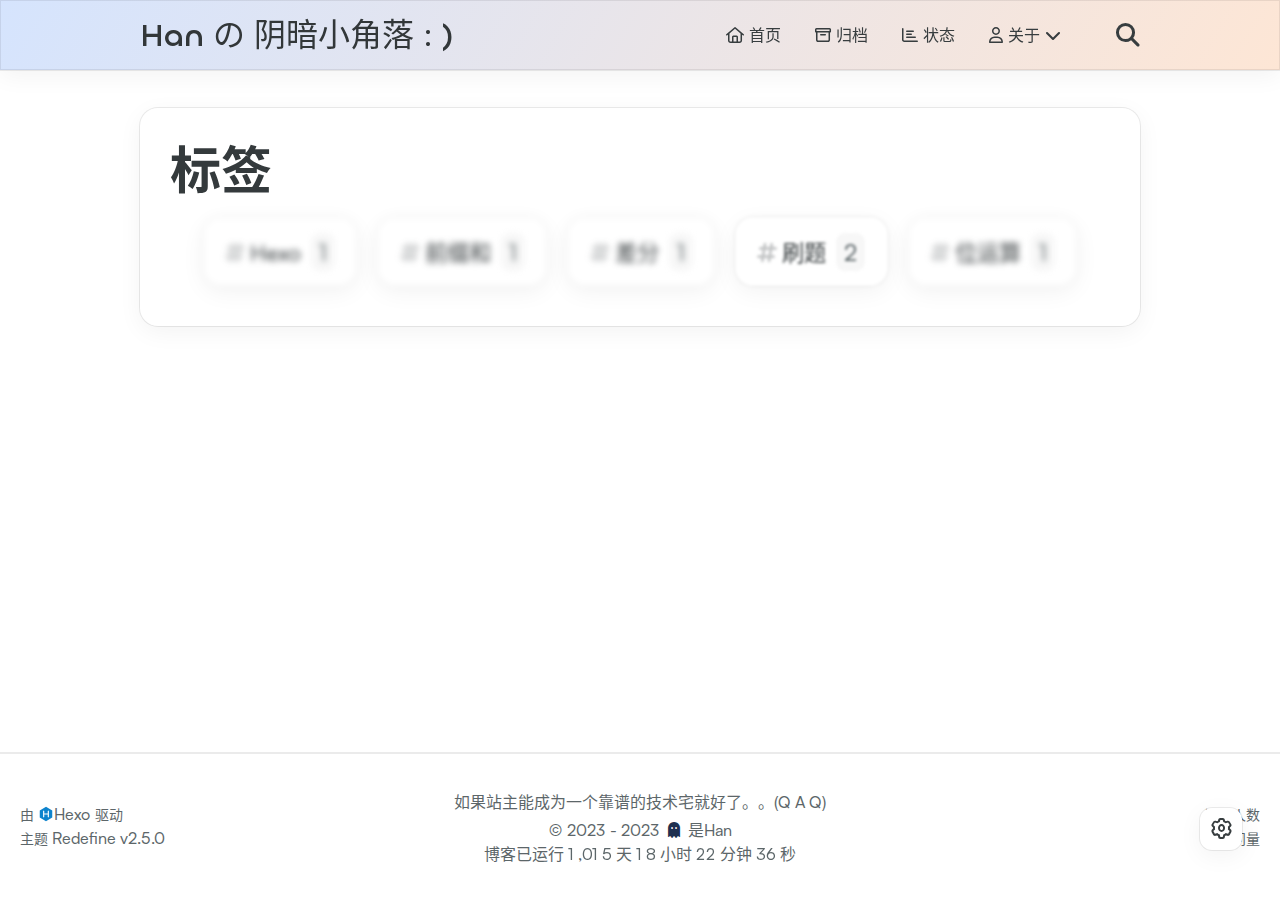
<file: tags/index.html>
<!DOCTYPE html><html lang="zh-CN"><head><meta charset="utf-8"><meta name="viewport" content="width=device-width,initial-scale=1"><meta name="keywords" content="Hexo Theme Redefine"><meta name="author" content="是Han"><link rel="preconnect" href="https://fonts.googleapis.com"><link rel="preconnect" href="https://fonts.gstatic.com" crossorigin><link rel="canonical" href="http://hereishandesu.github.io/tags/"><meta name="robots" content="index,follow"><meta name="googlebot" content="index,follow"><meta name="revisit-after" content="1 days"><meta property="og:type" content="website"><meta property="og:title" content="tags"><meta property="og:url" content="http://hereishandesu.github.io/tags/index.html"><meta property="og:site_name" content="Han の 阴暗小角落 : )"><meta property="og:locale" content="zh_CN"><meta property="article:published_time" content="2023-10-13T12:37:39.000Z"><meta property="article:modified_time" content="2023-10-13T12:37:39.090Z"><meta property="article:author" content="是Han"><meta name="twitter:card" content="summary"><link rel="icon" type="image/png" href="/my_images/blog-logo.jpg" sizes="192x192"><link rel="apple-touch-icon" sizes="180x180" href="/my_images/blog-logo.jpg"><meta name="theme-color" content="#A31F34"><link rel="shortcut icon" href="/my_images/blog-logo.jpg"><title>标签 - Han の 阴暗小角落 : )</title><link rel="stylesheet" href="/css/style.css"><link rel="stylesheet" href="/assets/build/styles.css"><link rel="stylesheet" href="/fonts/fonts.css"><link rel="stylesheet" href="/fonts/Satoshi/satoshi.css"><link rel="stylesheet" href="/fonts/Chillax/chillax.css"><link href="" rel="stylesheet"><link href="" rel="stylesheet"><script id="hexo-configurations">window.config={hostname:"hereishandesu.github.io",root:"/",language:"zh-CN",path:"search.xml"},window.theme={articles:{style:{font_size:"16px",line_height:1.5,image_border_radius:"14px",image_alignment:"center",image_caption:!1,link_icon:!0},word_count:{enable:!0,count:!0,min2read:!0},author_label:{enable:!0,auto:!1,list:[]},code_block:{copy:!0,style:"simple",font:{enable:!1,family:null,url:null}},toc:{enable:!0,max_depth:6,number:!1,expand:!0,init_open:!0},copyright:!0,lazyload:!0,recommendation:{enable:!1,title:"猜你想看（猜错了的话那就是算法的错",limit:3,mobile_limit:2,placeholder:"/my_images/recommendation-background.jpg",skip_dirs:[]}},colors:{primary:"#A31F34",secondary:null},global:{fonts:{chinese:{enable:!0,family:null,url:null},english:{enable:!0,family:null,url:null}},content_max_width:"1000px",sidebar_width:"210px",hover:{shadow:!0,scale:!1},scroll_progress:{bar:!0,percentage:!1},website_counter:{url:"https://busuanzi.ibruce.info/busuanzi/2.3/busuanzi.pure.mini.js",enable:!0,site_pv:!0,site_uv:!0,post_pv:!0},single_page:!0,open_graph:!0,google_analytics:{enable:!1,id:null}},home_banner:{enable:!0,style:"fixed",image:{light:"/my_images/light-background.webp",dark:"/my_images/dark-background.webp"},title:"Han の 阴暗小角落 : )",subtitle:{text:["用于日常学习记录和发病（bushi","以及。。请允许我占用您一点时间向您介绍我们的天父和主 —— 异世界情绪 小姐（虔诚.jpg）"],hitokoto:{enable:!1,api:"https://v1.hitokoto.cn"},typing_speed:100,backing_speed:80,starting_delay:500,backing_delay:1500,loop:!0,smart_backspace:!0},text_color:{light:"#dc143c",dark:"#00BFFF"},text_style:{title_size:"2.8rem",subtitle_size:"1.5rem",line_height:1.2},custom_font:{enable:!1,family:null,url:null},social_links:{enable:!0,links:{github:"https://github.com/hereisHandesu",instagram:null,zhihu:null,twitter:"https://twitter.com/chnjinghn4",email:"715727540@qq.com"},qrs:{weixin:null}}},plugins:{feed:{enable:!1},aplayer:{enable:!1,type:"mini",audios:[{name:null,artist:null,url:null,cover:null}]},mermaid:{enable:!0,version:"9.3.0"}},version:"2.5.0",navbar:{auto_hide:!1,color:{left:"#367df7",right:"#f78736",transparency:35},links:{Home:{path:"/",icon:"fa-regular fa-house"},Archives:{path:"/archives",icon:"fa-regular fa-archive"},Status:{path:"https://status.evanluo.top/",icon:"fa-regular fa-chart-bar"},About:{icon:"fa-regular fa-user",submenus:{Me:"/about","异世界情绪（ヰ世界情緒）":"https://zh.moegirl.org.cn/%E5%BC%82%E4%B8%96%E7%95%8C%E6%83%85%E7%BB%AA",Friends:"/friends"}}},search:{enable:!0,preload:!0}},page_templates:{friends_column:2,tags_style:"blur"},home:{sidebar:{enable:!0,position:"right",first_item:"menu",announcement:"小站初成，幸甚至哉 （￣▽￣）",links:{"归档":{path:"/archives",icon:"fa-regular fa-archive"},"标签":{path:"/tags",icon:"fa-regular fa-tags"},"分类":{path:"/categories",icon:"fa-regular fa-folder"}}},article_date_format:"auto",categories:{enable:!0,limit:3},tags:{enable:!0,limit:3}},footerStart:"2023/10/14 17:00:00"},window.lang_ago={second:"%s 秒前",minute:"%s 分钟前",hour:"%s 小时前",day:"%s 天前",week:"%s 周前",month:"%s 个月前",year:"%s 年前"},window.data={masonry:!1}</script><link rel="stylesheet" href="/fontawesome/fontawesome.min.css"><link rel="stylesheet" href="/fontawesome/brands.min.css"><link rel="stylesheet" href="/fontawesome/solid.min.css"><link rel="stylesheet" href="/fontawesome/regular.min.css"><meta name="generator" content="Hexo 6.3.0"></head><body><div class="progress-bar-container"><span class="scroll-progress-bar"></span> <span class="pjax-progress-bar"></span> <span class="swup-progress-icon"><i class="fa-solid fa-circle-notch fa-spin"></i></span></div><main class="page-container" id="swup"><div class="main-content-container"><div class="main-content-header"><header class="navbar-container"><div class="navbar-content"><div class="left"><a class="logo-title" href="/">Han の 阴暗小角落 : )</a></div><div class="right"><div class="desktop"><ul class="navbar-list"><li class="navbar-item"><a href="/"><i class="fa-regular fa-house"></i> 首页</a></li><li class="navbar-item"><a href="/archives"><i class="fa-regular fa-archive"></i> 归档</a></li><li class="navbar-item"><a target="_blank" rel="noopener" href="https://status.evanluo.top/"><i class="fa-regular fa-chart-bar"></i> 状态</a></li><li class="navbar-item"><a class="has-dropdown" href="#" onclick="return!1"><i class="fa-regular fa-user"></i> 关于&nbsp;<i class="fa-solid fa-chevron-down"></i></a><ul class="sub-menu"><li><a href="/about">ME</a></li><li><a target="_blank" rel="noopener" href="https://zh.moegirl.org.cn/%E5%BC%82%E4%B8%96%E7%95%8C%E6%83%85%E7%BB%AA">异世界情绪（ヰ世界情緒）</a></li><li><a href="/friends">友情链接</a></li></ul></li><li class="navbar-item search search-popup-trigger"><i class="fa-solid fa-magnifying-glass"></i></li></ul></div><div class="mobile"><div class="icon-item search search-popup-trigger"><i class="fa-solid fa-magnifying-glass"></i></div><div class="icon-item navbar-bar"><div class="navbar-bar-middle"></div></div></div></div></div><div class="navbar-drawer w-full absolute top-0 left-0 bg-background-color"><ul class="drawer-navbar-list flex flex-col justify-start items-center"><li class="drawer-navbar-item text-base my-1.5 flex justify-center items-center"><a class="rounded-3xl py-1.5 px-5 hover:border hover:!text-primary active:!text-primary group" href="/"><i class="fa-regular fa-house"></i> 首页</a></li><li class="drawer-navbar-item text-base my-1.5 flex justify-center items-center"><a class="rounded-3xl py-1.5 px-5 hover:border hover:!text-primary active:!text-primary group" href="/archives"><i class="fa-regular fa-archive"></i> 归档</a></li><li class="drawer-navbar-item text-base my-1.5 flex justify-center items-center"><a class="rounded-3xl py-1.5 px-5 hover:border hover:!text-primary active:!text-primary group" target="_blank" rel="noopener" href="https://status.evanluo.top/"><i class="fa-regular fa-chart-bar"></i> 状态</a></li><li class="drawer-navbar-item text-base my-1.5 flex justify-center items-center"><a class="rounded-3xl py-1.5 px-5 hover:border hover:!text-primary active:!text-primary group has-dropdown" href="#" onclick="return!1"><i class="fa-regular fa-user"></i> 关于&nbsp;<i class="group-hover:rotate-180 transition-transform fa-solid fa-chevron-down"></i></a></li><li class="drawer-navbar-item text-base flex justify-center items-center hover:underline active:underline hover:underline-offset-1 rounded-3xl"><a class="py-0.5" href="/about">ME</a></li><li class="drawer-navbar-item text-base flex justify-center items-center hover:underline active:underline hover:underline-offset-1 rounded-3xl"><a class="py-0.5" target="_blank" rel="noopener" href="https://zh.moegirl.org.cn/%E5%BC%82%E4%B8%96%E7%95%8C%E6%83%85%E7%BB%AA">异世界情绪（ヰ世界情緒）</a></li><li class="drawer-navbar-item text-base flex justify-center items-center hover:underline active:underline hover:underline-offset-1 rounded-3xl"><a class="py-0.5" href="/friends">友情链接</a></li></ul></div><div class="window-mask"></div></header></div><div class="main-content-body"><div class="main-content"><div class="tagcloud-container"><div><h1 class="tagcloud-header">标签</h1></div><div class="tagcloud-content"><ul class="tag-list" data-show-value="true"><li><a data-weight="1" href="/tags/Hexo/"><i class="fa-solid fa-hashtag"></i>Hexo</a></li><li><a data-weight="1" href="/tags/%E5%89%8D%E7%BC%80%E5%92%8C/"><i class="fa-solid fa-hashtag"></i>前缀和</a></li><li><a data-weight="1" href="/tags/%E5%B7%AE%E5%88%86/"><i class="fa-solid fa-hashtag"></i>差分</a></li><li><a data-weight="2" href="/tags/%E5%88%B7%E9%A2%98/"><i class="fa-solid fa-hashtag"></i>刷题</a></li><li><a data-weight="1" href="/tags/%E4%BD%8D%E8%BF%90%E7%AE%97/"><i class="fa-solid fa-hashtag"></i>位运算</a></li></ul></div></div></div></div><div class="main-content-footer"><footer class="footer mt-5 py-5 h-auto text-base text-third-text-color relative border-t-2 border-t-border-color"><div class="info-container py-3 text-center"><div class="customize-info my-1">如果站主能成为一个靠谱的技术宅就好了。。(Q A Q)</div><div class="text-center">&copy; <span>2023</span> - 2023&nbsp;&nbsp;<i class="fa-solid fa-ghost fa-bounce" style="--fa-animation-duration:0.5s;color:#1e3050"></i>&nbsp;&nbsp;<a href="/">是Han</a></div><script data-swup-reload-script src="https://busuanzi.ibruce.info/busuanzi/2.3/busuanzi.pure.mini.js"></script><div class="relative text-center lg:absolute lg:right-[20px] lg:top-1/2 lg:-translate-y-1/2 lg:text-right"><span id="busuanzi_container_site_uv" class="lg:!block"><span class="text-sm">访问人数</span> <span id="busuanzi_value_site_uv"></span> </span><span id="busuanzi_container_site_pv" class="lg:!block"><span class="text-sm">总访问量</span> <span id="busuanzi_value_site_pv"></span></span></div><div class="relative text-center lg:absolute lg:left-[20px] lg:top-1/2 lg:-translate-y-1/2 lg:text-left"><span class="lg:block text-sm">由 <?xml version="1.0" encoding="utf-8"?><!DOCTYPE svg PUBLIC "-//W3C//DTD SVG 1.1//EN" "http://www.w3.org/Graphics/SVG/1.1/DTD/svg11.dtd"><svg class="relative top-[2px] inline-block align-baseline" version="1.1" id="圖層_1" xmlns="http://www.w3.org/2000/svg" xmlns:xlink="http://www.w3.org/1999/xlink" x="0px" y="0px" width="1rem" height="1rem" viewBox="0 0 512 512" enable-background="new 0 0 512 512" xml:space="preserve"><path fill="#0E83CD" d="M256.4,25.8l-200,115.5L56,371.5l199.6,114.7l200-115.5l0.4-230.2L256.4,25.8z M349,354.6l-18.4,10.7l-18.6-11V275H200v79.6l-18.4,10.7l-18.6-11v-197l18.5-10.6l18.5,10.8V237h112v-79.6l18.5-10.6l18.5,10.8V354.6z"/></svg><a target="_blank" class="text-base" href="https://hexo.io">Hexo</a> 驱动</span> <span class="text-sm lg:block">主题&nbsp;<a class="text-base" target="_blank" href="https://github.com/EvanNotFound/hexo-theme-redefine">Redefine v2.5.0</a></span></div><div>博客已运行 <span class="odometer" id="runtime_days"></span> 天 <span class="odometer" id="runtime_hours"></span> 小时 <span class="odometer" id="runtime_minutes"></span> 分钟 <span class="odometer" id="runtime_seconds"></span> 秒</div><script data-swup-reload-script>try{function odometer_init(){document.querySelectorAll(".odometer").forEach(e=>{new Odometer({el:e,format:"( ddd).dd",duration:200})})}odometer_init()}catch(e){}</script></div></footer></div></div><div class="right-side-tools-container"><div class="side-tools-container"><ul class="hidden-tools-list"><li class="right-bottom-tools tool-font-adjust-plus flex justify-center items-center"><i class="fa-regular fa-magnifying-glass-plus"></i></li><li class="right-bottom-tools tool-font-adjust-minus flex justify-center items-center"><i class="fa-regular fa-magnifying-glass-minus"></i></li><li class="right-bottom-tools tool-dark-light-toggle flex justify-center items-center"><i class="fa-regular fa-moon"></i></li><li class="right-bottom-tools tool-scroll-to-top flex justify-center items-center"><i class="fa-regular fa-arrow-up"></i></li><li class="right-bottom-tools tool-scroll-to-bottom flex justify-center items-center"><i class="fa-regular fa-arrow-down"></i></li></ul><ul class="visible-tools-list"><li class="right-bottom-tools toggle-tools-list flex justify-center items-center"><i class="fa-regular fa-cog fa-spin"></i></li></ul></div></div><div class="image-viewer-container"><img src=""></div><div class="search-pop-overlay"><div class="popup search-popup"><div class="search-header"><span class="search-input-field-pre"><i class="fa-solid fa-keyboard"></i></span><div class="search-input-container"><input autocomplete="off" autocorrect="off" autocapitalize="off" placeholder="搜索..." spellcheck="false" type="search" class="search-input"></div><span class="popup-btn-close"><i class="fa-solid fa-times"></i></span></div><div id="search-result"><div id="no-result"><i class="fa-solid fa-spinner fa-spin-pulse fa-5x fa-fw"></i></div></div></div></div></main><script src="/js/libs/Swup.min.js"></script><script src="/js/libs/SwupSlideTheme.min.js"></script><script src="/js/libs/SwupScriptsPlugin.min.js"></script><script src="/js/libs/SwupProgressPlugin.min.js"></script><script src="/js/libs/SwupScrollPlugin.min.js"></script><script src="/js/libs/SwupPreloadPlugin.min.js"></script><script>const swup=new Swup({plugins:[new SwupScriptsPlugin({optin:!0}),new SwupProgressPlugin,new SwupScrollPlugin({offset:80}),new SwupSlideTheme({mainElement:".main-content-body"}),new SwupPreloadPlugin],containers:["#swup"]})</script><script src="/js/tools/imageViewer.js" type="module"></script><script src="/js/utils.js" type="module"></script><script src="/js/main.js" type="module"></script><script src="/js/layouts/navbarShrink.js" type="module"></script><script src="/js/tools/scrollTopBottom.js" type="module"></script><script src="/js/tools/lightDarkSwitch.js" type="module"></script><script src="/js/layouts/categoryList.js" type="module"></script><script src="/js/tools/localSearch.js" type="module"></script><script src="/js/tools/codeBlock.js" type="module"></script><script src="/js/layouts/lazyload.js" type="module"></script><script src="/js/tools/runtime.js"></script><script src="/js/libs/odometer.min.js"></script><link rel="stylesheet" href="/assets/odometer-theme-minimal.css"><script src="/js/libs/Typed.min.js"></script><script src="/js/plugins/typed.js" type="module"></script><script src="/js/libs/mermaid.min.js"></script><script src="/js/plugins/mermaid.js"></script><div class="post-scripts" data-swup-reload-script><script src="/js/libs/anime.min.js"></script><script src="/js/tools/tocToggle.js" type="module"></script><script src="/js/layouts/toc.js" type="module"></script><script src="/js/plugins/tabs.js" type="module"></script></div></body></html>
</file>
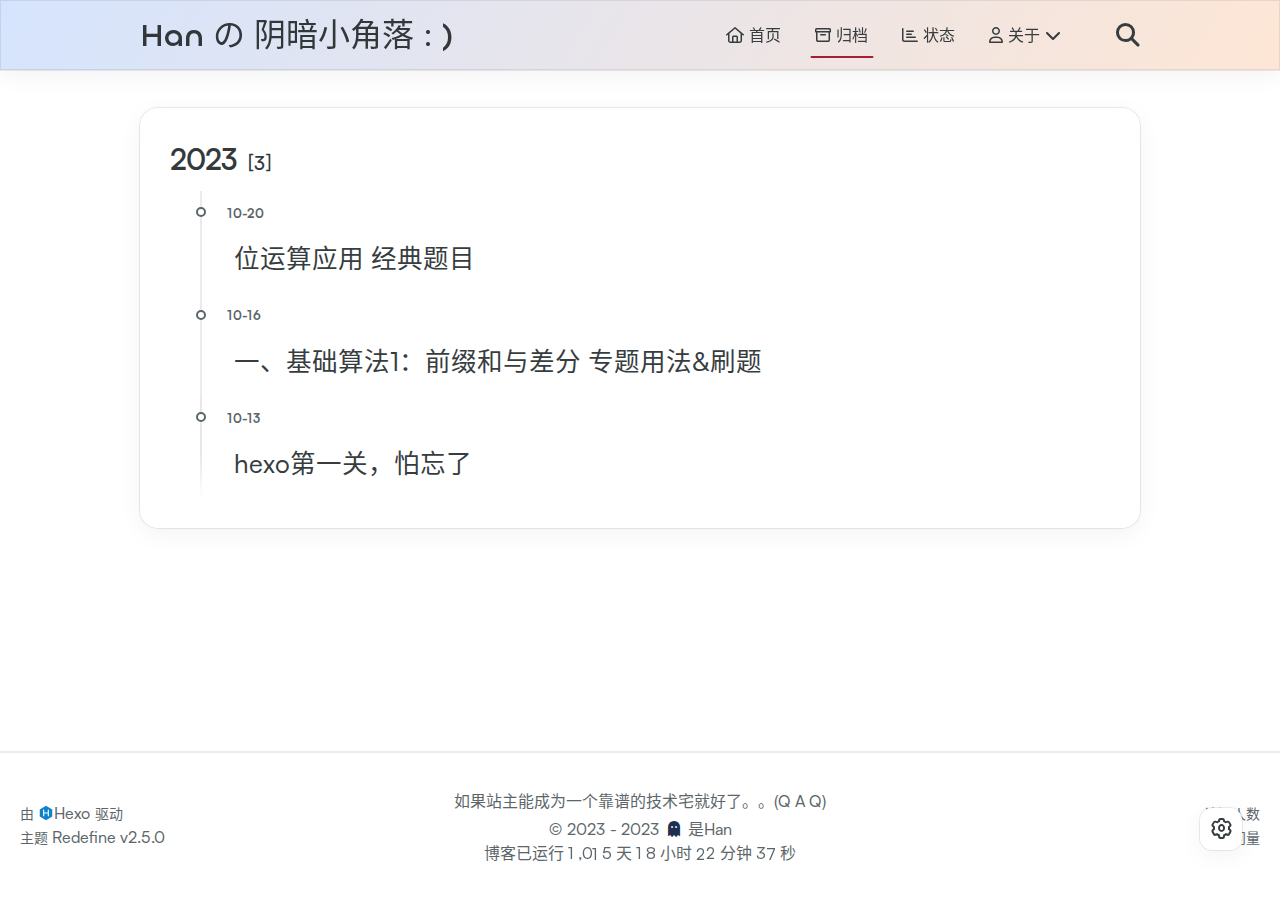
<file: archives/2023/index.html>
<!DOCTYPE html><html lang="zh-CN"><head><meta charset="utf-8"><meta name="viewport" content="width=device-width,initial-scale=1"><meta name="keywords" content="Hexo Theme Redefine"><meta name="author" content="是Han"><link rel="preconnect" href="https://fonts.googleapis.com"><link rel="preconnect" href="https://fonts.gstatic.com" crossorigin><link rel="canonical" href="http://hereishandesu.github.io/archives/2023/"><meta name="robots" content="index,follow"><meta name="googlebot" content="index,follow"><meta name="revisit-after" content="1 days"><meta property="og:type" content="website"><meta property="og:title" content="Han の 阴暗小角落 : )"><meta property="og:url" content="http://hereishandesu.github.io/archives/2023/index.html"><meta property="og:site_name" content="Han の 阴暗小角落 : )"><meta property="og:locale" content="zh_CN"><meta property="article:author" content="是Han"><meta name="twitter:card" content="summary"><link rel="icon" type="image/png" href="/my_images/blog-logo.jpg" sizes="192x192"><link rel="apple-touch-icon" sizes="180x180" href="/my_images/blog-logo.jpg"><meta name="theme-color" content="#A31F34"><link rel="shortcut icon" href="/my_images/blog-logo.jpg"><title>归档: 2023 - Han の 阴暗小角落 : )</title><link rel="stylesheet" href="/css/style.css"><link rel="stylesheet" href="/assets/build/styles.css"><link rel="stylesheet" href="/fonts/fonts.css"><link rel="stylesheet" href="/fonts/Satoshi/satoshi.css"><link rel="stylesheet" href="/fonts/Chillax/chillax.css"><link href="" rel="stylesheet"><link href="" rel="stylesheet"><script id="hexo-configurations">window.config={hostname:"hereishandesu.github.io",root:"/",language:"zh-CN",path:"search.xml"},window.theme={articles:{style:{font_size:"16px",line_height:1.5,image_border_radius:"14px",image_alignment:"center",image_caption:!1,link_icon:!0},word_count:{enable:!0,count:!0,min2read:!0},author_label:{enable:!0,auto:!1,list:[]},code_block:{copy:!0,style:"simple",font:{enable:!1,family:null,url:null}},toc:{enable:!0,max_depth:6,number:!1,expand:!0,init_open:!0},copyright:!0,lazyload:!0,recommendation:{enable:!1,title:"猜你想看（猜错了的话那就是算法的错",limit:3,mobile_limit:2,placeholder:"/my_images/recommendation-background.jpg",skip_dirs:[]}},colors:{primary:"#A31F34",secondary:null},global:{fonts:{chinese:{enable:!0,family:null,url:null},english:{enable:!0,family:null,url:null}},content_max_width:"1000px",sidebar_width:"210px",hover:{shadow:!0,scale:!1},scroll_progress:{bar:!0,percentage:!1},website_counter:{url:"https://busuanzi.ibruce.info/busuanzi/2.3/busuanzi.pure.mini.js",enable:!0,site_pv:!0,site_uv:!0,post_pv:!0},single_page:!0,open_graph:!0,google_analytics:{enable:!1,id:null}},home_banner:{enable:!0,style:"fixed",image:{light:"/my_images/light-background.webp",dark:"/my_images/dark-background.webp"},title:"Han の 阴暗小角落 : )",subtitle:{text:["用于日常学习记录和发病（bushi","以及。。请允许我占用您一点时间向您介绍我们的天父和主 —— 异世界情绪 小姐（虔诚.jpg）"],hitokoto:{enable:!1,api:"https://v1.hitokoto.cn"},typing_speed:100,backing_speed:80,starting_delay:500,backing_delay:1500,loop:!0,smart_backspace:!0},text_color:{light:"#dc143c",dark:"#00BFFF"},text_style:{title_size:"2.8rem",subtitle_size:"1.5rem",line_height:1.2},custom_font:{enable:!1,family:null,url:null},social_links:{enable:!0,links:{github:"https://github.com/hereisHandesu",instagram:null,zhihu:null,twitter:"https://twitter.com/chnjinghn4",email:"715727540@qq.com"},qrs:{weixin:null}}},plugins:{feed:{enable:!1},aplayer:{enable:!1,type:"mini",audios:[{name:null,artist:null,url:null,cover:null}]},mermaid:{enable:!0,version:"9.3.0"}},version:"2.5.0",navbar:{auto_hide:!1,color:{left:"#367df7",right:"#f78736",transparency:35},links:{Home:{path:"/",icon:"fa-regular fa-house"},Archives:{path:"/archives",icon:"fa-regular fa-archive"},Status:{path:"https://status.evanluo.top/",icon:"fa-regular fa-chart-bar"},About:{icon:"fa-regular fa-user",submenus:{Me:"/about","异世界情绪（ヰ世界情緒）":"https://zh.moegirl.org.cn/%E5%BC%82%E4%B8%96%E7%95%8C%E6%83%85%E7%BB%AA",Friends:"/friends"}}},search:{enable:!0,preload:!0}},page_templates:{friends_column:2,tags_style:"blur"},home:{sidebar:{enable:!0,position:"right",first_item:"menu",announcement:"小站初成，幸甚至哉 （￣▽￣）",links:{"归档":{path:"/archives",icon:"fa-regular fa-archive"},"标签":{path:"/tags",icon:"fa-regular fa-tags"},"分类":{path:"/categories",icon:"fa-regular fa-folder"}}},article_date_format:"auto",categories:{enable:!0,limit:3},tags:{enable:!0,limit:3}},footerStart:"2023/10/14 17:00:00"},window.lang_ago={second:"%s 秒前",minute:"%s 分钟前",hour:"%s 小时前",day:"%s 天前",week:"%s 周前",month:"%s 个月前",year:"%s 年前"},window.data={masonry:!1}</script><link rel="stylesheet" href="/fontawesome/fontawesome.min.css"><link rel="stylesheet" href="/fontawesome/brands.min.css"><link rel="stylesheet" href="/fontawesome/solid.min.css"><link rel="stylesheet" href="/fontawesome/regular.min.css"><meta name="generator" content="Hexo 6.3.0"></head><body><div class="progress-bar-container"><span class="scroll-progress-bar"></span> <span class="pjax-progress-bar"></span> <span class="swup-progress-icon"><i class="fa-solid fa-circle-notch fa-spin"></i></span></div><main class="page-container" id="swup"><div class="main-content-container"><div class="main-content-header"><header class="navbar-container"><div class="navbar-content"><div class="left"><a class="logo-title" href="/">Han の 阴暗小角落 : )</a></div><div class="right"><div class="desktop"><ul class="navbar-list"><li class="navbar-item"><a href="/"><i class="fa-regular fa-house"></i> 首页</a></li><li class="navbar-item"><a class="active" href="/archives"><i class="fa-regular fa-archive"></i> 归档</a></li><li class="navbar-item"><a target="_blank" rel="noopener" href="https://status.evanluo.top/"><i class="fa-regular fa-chart-bar"></i> 状态</a></li><li class="navbar-item"><a class="has-dropdown" href="#" onclick="return!1"><i class="fa-regular fa-user"></i> 关于&nbsp;<i class="fa-solid fa-chevron-down"></i></a><ul class="sub-menu"><li><a href="/about">ME</a></li><li><a target="_blank" rel="noopener" href="https://zh.moegirl.org.cn/%E5%BC%82%E4%B8%96%E7%95%8C%E6%83%85%E7%BB%AA">异世界情绪（ヰ世界情緒）</a></li><li><a href="/friends">友情链接</a></li></ul></li><li class="navbar-item search search-popup-trigger"><i class="fa-solid fa-magnifying-glass"></i></li></ul></div><div class="mobile"><div class="icon-item search search-popup-trigger"><i class="fa-solid fa-magnifying-glass"></i></div><div class="icon-item navbar-bar"><div class="navbar-bar-middle"></div></div></div></div></div><div class="navbar-drawer w-full absolute top-0 left-0 bg-background-color"><ul class="drawer-navbar-list flex flex-col justify-start items-center"><li class="drawer-navbar-item text-base my-1.5 flex justify-center items-center"><a class="rounded-3xl py-1.5 px-5 hover:border hover:!text-primary active:!text-primary group" href="/"><i class="fa-regular fa-house"></i> 首页</a></li><li class="drawer-navbar-item text-base my-1.5 flex justify-center items-center"><a class="rounded-3xl py-1.5 px-5 hover:border hover:!text-primary active:!text-primary group active" href="/archives"><i class="fa-regular fa-archive"></i> 归档</a></li><li class="drawer-navbar-item text-base my-1.5 flex justify-center items-center"><a class="rounded-3xl py-1.5 px-5 hover:border hover:!text-primary active:!text-primary group" target="_blank" rel="noopener" href="https://status.evanluo.top/"><i class="fa-regular fa-chart-bar"></i> 状态</a></li><li class="drawer-navbar-item text-base my-1.5 flex justify-center items-center"><a class="rounded-3xl py-1.5 px-5 hover:border hover:!text-primary active:!text-primary group has-dropdown" href="#" onclick="return!1"><i class="fa-regular fa-user"></i> 关于&nbsp;<i class="group-hover:rotate-180 transition-transform fa-solid fa-chevron-down"></i></a></li><li class="drawer-navbar-item text-base flex justify-center items-center hover:underline active:underline hover:underline-offset-1 rounded-3xl"><a class="py-0.5" href="/about">ME</a></li><li class="drawer-navbar-item text-base flex justify-center items-center hover:underline active:underline hover:underline-offset-1 rounded-3xl"><a class="py-0.5" target="_blank" rel="noopener" href="https://zh.moegirl.org.cn/%E5%BC%82%E4%B8%96%E7%95%8C%E6%83%85%E7%BB%AA">异世界情绪（ヰ世界情緒）</a></li><li class="drawer-navbar-item text-base flex justify-center items-center hover:underline active:underline hover:underline-offset-1 rounded-3xl"><a class="py-0.5" href="/friends">友情链接</a></li></ul></div><div class="window-mask"></div></header></div><div class="main-content-body"><div class="main-content"><div class="archive-container"><div class="archive-list-container"><section class="archive-item"><div class="archive-item-header"><span class="archive-year">2023</span> <span class="archive-year-post-count">[3]</span></div><ul class="article-list"><li class="article-item" date-is="10-20"><a href="/2023/10/20/%E4%BD%8D%E8%BF%90%E7%AE%97%E5%BA%94%E7%94%A8-%E7%BB%8F%E5%85%B8%E9%A2%98%E7%9B%AE/"><span class="article-title">位运算应用 经典题目</span></a></li><li class="article-item" date-is="10-16"><a href="/2023/10/16/%E4%B8%80%E3%80%81%E5%9F%BA%E7%A1%80%E7%AE%97%E6%B3%951%EF%BC%9A%E5%89%8D%E7%BC%80%E5%92%8C%E4%B8%8E%E5%B7%AE%E5%88%86-%E4%B8%93%E9%A2%98%E7%94%A8%E6%B3%95-%E5%88%B7%E9%A2%98/"><span class="article-title">一、基础算法1：前缀和与差分 专题用法&amp;刷题</span></a></li><li class="article-item" date-is="10-13"><a href="/2023/10/13/hexo%E7%AC%AC%E4%B8%80%E5%85%B3%EF%BC%8C%E6%80%95%E5%BF%98%E4%BA%86/"><span class="article-title">hexo第一关，怕忘了</span></a></li></ul></section></div></div></div></div><div class="main-content-footer"><footer class="footer mt-5 py-5 h-auto text-base text-third-text-color relative border-t-2 border-t-border-color"><div class="info-container py-3 text-center"><div class="customize-info my-1">如果站主能成为一个靠谱的技术宅就好了。。(Q A Q)</div><div class="text-center">&copy; <span>2023</span> - 2023&nbsp;&nbsp;<i class="fa-solid fa-ghost fa-bounce" style="--fa-animation-duration:0.5s;color:#1e3050"></i>&nbsp;&nbsp;<a href="/">是Han</a></div><script data-swup-reload-script src="https://busuanzi.ibruce.info/busuanzi/2.3/busuanzi.pure.mini.js"></script><div class="relative text-center lg:absolute lg:right-[20px] lg:top-1/2 lg:-translate-y-1/2 lg:text-right"><span id="busuanzi_container_site_uv" class="lg:!block"><span class="text-sm">访问人数</span> <span id="busuanzi_value_site_uv"></span> </span><span id="busuanzi_container_site_pv" class="lg:!block"><span class="text-sm">总访问量</span> <span id="busuanzi_value_site_pv"></span></span></div><div class="relative text-center lg:absolute lg:left-[20px] lg:top-1/2 lg:-translate-y-1/2 lg:text-left"><span class="lg:block text-sm">由 <?xml version="1.0" encoding="utf-8"?><!DOCTYPE svg PUBLIC "-//W3C//DTD SVG 1.1//EN" "http://www.w3.org/Graphics/SVG/1.1/DTD/svg11.dtd"><svg class="relative top-[2px] inline-block align-baseline" version="1.1" id="圖層_1" xmlns="http://www.w3.org/2000/svg" xmlns:xlink="http://www.w3.org/1999/xlink" x="0px" y="0px" width="1rem" height="1rem" viewBox="0 0 512 512" enable-background="new 0 0 512 512" xml:space="preserve"><path fill="#0E83CD" d="M256.4,25.8l-200,115.5L56,371.5l199.6,114.7l200-115.5l0.4-230.2L256.4,25.8z M349,354.6l-18.4,10.7l-18.6-11V275H200v79.6l-18.4,10.7l-18.6-11v-197l18.5-10.6l18.5,10.8V237h112v-79.6l18.5-10.6l18.5,10.8V354.6z"/></svg><a target="_blank" class="text-base" href="https://hexo.io">Hexo</a> 驱动</span> <span class="text-sm lg:block">主题&nbsp;<a class="text-base" target="_blank" href="https://github.com/EvanNotFound/hexo-theme-redefine">Redefine v2.5.0</a></span></div><div>博客已运行 <span class="odometer" id="runtime_days"></span> 天 <span class="odometer" id="runtime_hours"></span> 小时 <span class="odometer" id="runtime_minutes"></span> 分钟 <span class="odometer" id="runtime_seconds"></span> 秒</div><script data-swup-reload-script>try{function odometer_init(){document.querySelectorAll(".odometer").forEach(e=>{new Odometer({el:e,format:"( ddd).dd",duration:200})})}odometer_init()}catch(e){}</script></div></footer></div></div><div class="right-side-tools-container"><div class="side-tools-container"><ul class="hidden-tools-list"><li class="right-bottom-tools tool-font-adjust-plus flex justify-center items-center"><i class="fa-regular fa-magnifying-glass-plus"></i></li><li class="right-bottom-tools tool-font-adjust-minus flex justify-center items-center"><i class="fa-regular fa-magnifying-glass-minus"></i></li><li class="right-bottom-tools tool-dark-light-toggle flex justify-center items-center"><i class="fa-regular fa-moon"></i></li><li class="right-bottom-tools tool-scroll-to-top flex justify-center items-center"><i class="fa-regular fa-arrow-up"></i></li><li class="right-bottom-tools tool-scroll-to-bottom flex justify-center items-center"><i class="fa-regular fa-arrow-down"></i></li></ul><ul class="visible-tools-list"><li class="right-bottom-tools toggle-tools-list flex justify-center items-center"><i class="fa-regular fa-cog fa-spin"></i></li></ul></div></div><div class="image-viewer-container"><img src=""></div><div class="search-pop-overlay"><div class="popup search-popup"><div class="search-header"><span class="search-input-field-pre"><i class="fa-solid fa-keyboard"></i></span><div class="search-input-container"><input autocomplete="off" autocorrect="off" autocapitalize="off" placeholder="搜索..." spellcheck="false" type="search" class="search-input"></div><span class="popup-btn-close"><i class="fa-solid fa-times"></i></span></div><div id="search-result"><div id="no-result"><i class="fa-solid fa-spinner fa-spin-pulse fa-5x fa-fw"></i></div></div></div></div></main><script src="/js/libs/Swup.min.js"></script><script src="/js/libs/SwupSlideTheme.min.js"></script><script src="/js/libs/SwupScriptsPlugin.min.js"></script><script src="/js/libs/SwupProgressPlugin.min.js"></script><script src="/js/libs/SwupScrollPlugin.min.js"></script><script src="/js/libs/SwupPreloadPlugin.min.js"></script><script>const swup=new Swup({plugins:[new SwupScriptsPlugin({optin:!0}),new SwupProgressPlugin,new SwupScrollPlugin({offset:80}),new SwupSlideTheme({mainElement:".main-content-body"}),new SwupPreloadPlugin],containers:["#swup"]})</script><script src="/js/tools/imageViewer.js" type="module"></script><script src="/js/utils.js" type="module"></script><script src="/js/main.js" type="module"></script><script src="/js/layouts/navbarShrink.js" type="module"></script><script src="/js/tools/scrollTopBottom.js" type="module"></script><script src="/js/tools/lightDarkSwitch.js" type="module"></script><script src="/js/layouts/categoryList.js" type="module"></script><script src="/js/tools/localSearch.js" type="module"></script><script src="/js/tools/codeBlock.js" type="module"></script><script src="/js/layouts/lazyload.js" type="module"></script><script src="/js/tools/runtime.js"></script><script src="/js/libs/odometer.min.js"></script><link rel="stylesheet" href="/assets/odometer-theme-minimal.css"><script src="/js/libs/Typed.min.js"></script><script src="/js/plugins/typed.js" type="module"></script><script src="/js/libs/mermaid.min.js"></script><script src="/js/plugins/mermaid.js"></script><div class="post-scripts" data-swup-reload-script><script src="/js/libs/anime.min.js"></script><script src="/js/tools/tocToggle.js" type="module"></script><script src="/js/layouts/toc.js" type="module"></script><script src="/js/plugins/tabs.js" type="module"></script></div></body></html>
</file>
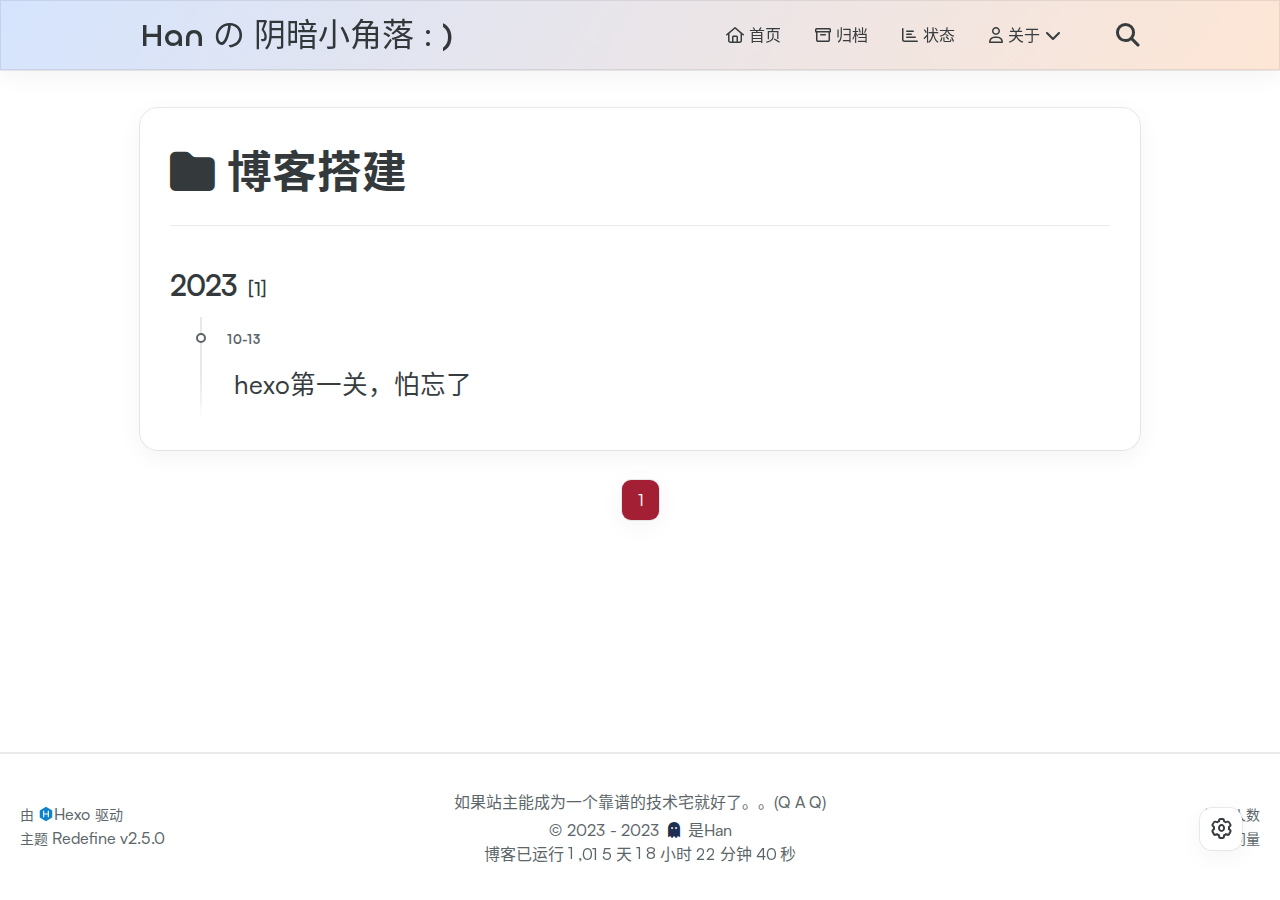
<file: categories/博客搭建/index.html>
<!DOCTYPE html><html lang="zh-CN"><head><meta charset="utf-8"><meta name="viewport" content="width=device-width,initial-scale=1"><meta name="keywords" content="Hexo Theme Redefine"><meta name="author" content="是Han"><link rel="preconnect" href="https://fonts.googleapis.com"><link rel="preconnect" href="https://fonts.gstatic.com" crossorigin><link rel="canonical" href="http://hereishandesu.github.io/categories/博客搭建/"><meta name="robots" content="index,follow"><meta name="googlebot" content="index,follow"><meta name="revisit-after" content="1 days"><meta property="og:type" content="website"><meta property="og:title" content="Han の 阴暗小角落 : )"><meta property="og:url" content="http://hereishandesu.github.io/categories/%E5%8D%9A%E5%AE%A2%E6%90%AD%E5%BB%BA/index.html"><meta property="og:site_name" content="Han の 阴暗小角落 : )"><meta property="og:locale" content="zh_CN"><meta property="article:author" content="是Han"><meta name="twitter:card" content="summary"><link rel="icon" type="image/png" href="/my_images/blog-logo.jpg" sizes="192x192"><link rel="apple-touch-icon" sizes="180x180" href="/my_images/blog-logo.jpg"><meta name="theme-color" content="#A31F34"><link rel="shortcut icon" href="/my_images/blog-logo.jpg"><title>分类: 博客搭建 - Han の 阴暗小角落 : )</title><link rel="stylesheet" href="/css/style.css"><link rel="stylesheet" href="/assets/build/styles.css"><link rel="stylesheet" href="/fonts/fonts.css"><link rel="stylesheet" href="/fonts/Satoshi/satoshi.css"><link rel="stylesheet" href="/fonts/Chillax/chillax.css"><link href="" rel="stylesheet"><link href="" rel="stylesheet"><script id="hexo-configurations">window.config={hostname:"hereishandesu.github.io",root:"/",language:"zh-CN",path:"search.xml"},window.theme={articles:{style:{font_size:"16px",line_height:1.5,image_border_radius:"14px",image_alignment:"center",image_caption:!1,link_icon:!0},word_count:{enable:!0,count:!0,min2read:!0},author_label:{enable:!0,auto:!1,list:[]},code_block:{copy:!0,style:"simple",font:{enable:!1,family:null,url:null}},toc:{enable:!0,max_depth:6,number:!1,expand:!0,init_open:!0},copyright:!0,lazyload:!0,recommendation:{enable:!1,title:"猜你想看（猜错了的话那就是算法的错",limit:3,mobile_limit:2,placeholder:"/my_images/recommendation-background.jpg",skip_dirs:[]}},colors:{primary:"#A31F34",secondary:null},global:{fonts:{chinese:{enable:!0,family:null,url:null},english:{enable:!0,family:null,url:null}},content_max_width:"1000px",sidebar_width:"210px",hover:{shadow:!0,scale:!1},scroll_progress:{bar:!0,percentage:!1},website_counter:{url:"https://busuanzi.ibruce.info/busuanzi/2.3/busuanzi.pure.mini.js",enable:!0,site_pv:!0,site_uv:!0,post_pv:!0},single_page:!0,open_graph:!0,google_analytics:{enable:!1,id:null}},home_banner:{enable:!0,style:"fixed",image:{light:"/my_images/light-background.webp",dark:"/my_images/dark-background.webp"},title:"Han の 阴暗小角落 : )",subtitle:{text:["用于日常学习记录和发病（bushi","以及。。请允许我占用您一点时间向您介绍我们的天父和主 —— 异世界情绪 小姐（虔诚.jpg）"],hitokoto:{enable:!1,api:"https://v1.hitokoto.cn"},typing_speed:100,backing_speed:80,starting_delay:500,backing_delay:1500,loop:!0,smart_backspace:!0},text_color:{light:"#dc143c",dark:"#00BFFF"},text_style:{title_size:"2.8rem",subtitle_size:"1.5rem",line_height:1.2},custom_font:{enable:!1,family:null,url:null},social_links:{enable:!0,links:{github:"https://github.com/hereisHandesu",instagram:null,zhihu:null,twitter:"https://twitter.com/chnjinghn4",email:"715727540@qq.com"},qrs:{weixin:null}}},plugins:{feed:{enable:!1},aplayer:{enable:!1,type:"mini",audios:[{name:null,artist:null,url:null,cover:null}]},mermaid:{enable:!0,version:"9.3.0"}},version:"2.5.0",navbar:{auto_hide:!1,color:{left:"#367df7",right:"#f78736",transparency:35},links:{Home:{path:"/",icon:"fa-regular fa-house"},Archives:{path:"/archives",icon:"fa-regular fa-archive"},Status:{path:"https://status.evanluo.top/",icon:"fa-regular fa-chart-bar"},About:{icon:"fa-regular fa-user",submenus:{Me:"/about","异世界情绪（ヰ世界情緒）":"https://zh.moegirl.org.cn/%E5%BC%82%E4%B8%96%E7%95%8C%E6%83%85%E7%BB%AA",Friends:"/friends"}}},search:{enable:!0,preload:!0}},page_templates:{friends_column:2,tags_style:"blur"},home:{sidebar:{enable:!0,position:"right",first_item:"menu",announcement:"小站初成，幸甚至哉 （￣▽￣）",links:{"归档":{path:"/archives",icon:"fa-regular fa-archive"},"标签":{path:"/tags",icon:"fa-regular fa-tags"},"分类":{path:"/categories",icon:"fa-regular fa-folder"}}},article_date_format:"auto",categories:{enable:!0,limit:3},tags:{enable:!0,limit:3}},footerStart:"2023/10/14 17:00:00"},window.lang_ago={second:"%s 秒前",minute:"%s 分钟前",hour:"%s 小时前",day:"%s 天前",week:"%s 周前",month:"%s 个月前",year:"%s 年前"},window.data={masonry:!1}</script><link rel="stylesheet" href="/fontawesome/fontawesome.min.css"><link rel="stylesheet" href="/fontawesome/brands.min.css"><link rel="stylesheet" href="/fontawesome/solid.min.css"><link rel="stylesheet" href="/fontawesome/regular.min.css"><meta name="generator" content="Hexo 6.3.0"></head><body><div class="progress-bar-container"><span class="scroll-progress-bar"></span> <span class="pjax-progress-bar"></span> <span class="swup-progress-icon"><i class="fa-solid fa-circle-notch fa-spin"></i></span></div><main class="page-container" id="swup"><div class="main-content-container"><div class="main-content-header"><header class="navbar-container"><div class="navbar-content"><div class="left"><a class="logo-title" href="/">Han の 阴暗小角落 : )</a></div><div class="right"><div class="desktop"><ul class="navbar-list"><li class="navbar-item"><a href="/"><i class="fa-regular fa-house"></i> 首页</a></li><li class="navbar-item"><a href="/archives"><i class="fa-regular fa-archive"></i> 归档</a></li><li class="navbar-item"><a target="_blank" rel="noopener" href="https://status.evanluo.top/"><i class="fa-regular fa-chart-bar"></i> 状态</a></li><li class="navbar-item"><a class="has-dropdown" href="#" onclick="return!1"><i class="fa-regular fa-user"></i> 关于&nbsp;<i class="fa-solid fa-chevron-down"></i></a><ul class="sub-menu"><li><a href="/about">ME</a></li><li><a target="_blank" rel="noopener" href="https://zh.moegirl.org.cn/%E5%BC%82%E4%B8%96%E7%95%8C%E6%83%85%E7%BB%AA">异世界情绪（ヰ世界情緒）</a></li><li><a href="/friends">友情链接</a></li></ul></li><li class="navbar-item search search-popup-trigger"><i class="fa-solid fa-magnifying-glass"></i></li></ul></div><div class="mobile"><div class="icon-item search search-popup-trigger"><i class="fa-solid fa-magnifying-glass"></i></div><div class="icon-item navbar-bar"><div class="navbar-bar-middle"></div></div></div></div></div><div class="navbar-drawer w-full absolute top-0 left-0 bg-background-color"><ul class="drawer-navbar-list flex flex-col justify-start items-center"><li class="drawer-navbar-item text-base my-1.5 flex justify-center items-center"><a class="rounded-3xl py-1.5 px-5 hover:border hover:!text-primary active:!text-primary group" href="/"><i class="fa-regular fa-house"></i> 首页</a></li><li class="drawer-navbar-item text-base my-1.5 flex justify-center items-center"><a class="rounded-3xl py-1.5 px-5 hover:border hover:!text-primary active:!text-primary group" href="/archives"><i class="fa-regular fa-archive"></i> 归档</a></li><li class="drawer-navbar-item text-base my-1.5 flex justify-center items-center"><a class="rounded-3xl py-1.5 px-5 hover:border hover:!text-primary active:!text-primary group" target="_blank" rel="noopener" href="https://status.evanluo.top/"><i class="fa-regular fa-chart-bar"></i> 状态</a></li><li class="drawer-navbar-item text-base my-1.5 flex justify-center items-center"><a class="rounded-3xl py-1.5 px-5 hover:border hover:!text-primary active:!text-primary group has-dropdown" href="#" onclick="return!1"><i class="fa-regular fa-user"></i> 关于&nbsp;<i class="group-hover:rotate-180 transition-transform fa-solid fa-chevron-down"></i></a></li><li class="drawer-navbar-item text-base flex justify-center items-center hover:underline active:underline hover:underline-offset-1 rounded-3xl"><a class="py-0.5" href="/about">ME</a></li><li class="drawer-navbar-item text-base flex justify-center items-center hover:underline active:underline hover:underline-offset-1 rounded-3xl"><a class="py-0.5" target="_blank" rel="noopener" href="https://zh.moegirl.org.cn/%E5%BC%82%E4%B8%96%E7%95%8C%E6%83%85%E7%BB%AA">异世界情绪（ヰ世界情緒）</a></li><li class="drawer-navbar-item text-base flex justify-center items-center hover:underline active:underline hover:underline-offset-1 rounded-3xl"><a class="py-0.5" href="/friends">友情链接</a></li></ul></div><div class="window-mask"></div></header></div><div class="main-content-body"><div class="main-content"><div class="category-container"><div class="category-name"><i class="fa-solid fa-folder"></i>&nbsp;博客搭建</div><div class="category-post-list"><div class="archive-list-container"><section class="archive-item"><div class="archive-item-header"><span class="archive-year">2023</span> <span class="archive-year-post-count">[1]</span></div><ul class="article-list"><li class="article-item" date-is="10-13"><a href="/2023/10/13/hexo%E7%AC%AC%E4%B8%80%E5%85%B3%EF%BC%8C%E6%80%95%E5%BF%98%E4%BA%86/"><span class="article-title">hexo第一关，怕忘了</span></a></li></ul></section></div></div></div><div class="category-paginator"><div class="paginator"><span class="page-number current">1</span></div></div></div></div><div class="main-content-footer"><footer class="footer mt-5 py-5 h-auto text-base text-third-text-color relative border-t-2 border-t-border-color"><div class="info-container py-3 text-center"><div class="customize-info my-1">如果站主能成为一个靠谱的技术宅就好了。。(Q A Q)</div><div class="text-center">&copy; <span>2023</span> - 2023&nbsp;&nbsp;<i class="fa-solid fa-ghost fa-bounce" style="--fa-animation-duration:0.5s;color:#1e3050"></i>&nbsp;&nbsp;<a href="/">是Han</a></div><script data-swup-reload-script src="https://busuanzi.ibruce.info/busuanzi/2.3/busuanzi.pure.mini.js"></script><div class="relative text-center lg:absolute lg:right-[20px] lg:top-1/2 lg:-translate-y-1/2 lg:text-right"><span id="busuanzi_container_site_uv" class="lg:!block"><span class="text-sm">访问人数</span> <span id="busuanzi_value_site_uv"></span> </span><span id="busuanzi_container_site_pv" class="lg:!block"><span class="text-sm">总访问量</span> <span id="busuanzi_value_site_pv"></span></span></div><div class="relative text-center lg:absolute lg:left-[20px] lg:top-1/2 lg:-translate-y-1/2 lg:text-left"><span class="lg:block text-sm">由 <?xml version="1.0" encoding="utf-8"?><!DOCTYPE svg PUBLIC "-//W3C//DTD SVG 1.1//EN" "http://www.w3.org/Graphics/SVG/1.1/DTD/svg11.dtd"><svg class="relative top-[2px] inline-block align-baseline" version="1.1" id="圖層_1" xmlns="http://www.w3.org/2000/svg" xmlns:xlink="http://www.w3.org/1999/xlink" x="0px" y="0px" width="1rem" height="1rem" viewBox="0 0 512 512" enable-background="new 0 0 512 512" xml:space="preserve"><path fill="#0E83CD" d="M256.4,25.8l-200,115.5L56,371.5l199.6,114.7l200-115.5l0.4-230.2L256.4,25.8z M349,354.6l-18.4,10.7l-18.6-11V275H200v79.6l-18.4,10.7l-18.6-11v-197l18.5-10.6l18.5,10.8V237h112v-79.6l18.5-10.6l18.5,10.8V354.6z"/></svg><a target="_blank" class="text-base" href="https://hexo.io">Hexo</a> 驱动</span> <span class="text-sm lg:block">主题&nbsp;<a class="text-base" target="_blank" href="https://github.com/EvanNotFound/hexo-theme-redefine">Redefine v2.5.0</a></span></div><div>博客已运行 <span class="odometer" id="runtime_days"></span> 天 <span class="odometer" id="runtime_hours"></span> 小时 <span class="odometer" id="runtime_minutes"></span> 分钟 <span class="odometer" id="runtime_seconds"></span> 秒</div><script data-swup-reload-script>try{function odometer_init(){document.querySelectorAll(".odometer").forEach(e=>{new Odometer({el:e,format:"( ddd).dd",duration:200})})}odometer_init()}catch(e){}</script></div></footer></div></div><div class="right-side-tools-container"><div class="side-tools-container"><ul class="hidden-tools-list"><li class="right-bottom-tools tool-font-adjust-plus flex justify-center items-center"><i class="fa-regular fa-magnifying-glass-plus"></i></li><li class="right-bottom-tools tool-font-adjust-minus flex justify-center items-center"><i class="fa-regular fa-magnifying-glass-minus"></i></li><li class="right-bottom-tools tool-dark-light-toggle flex justify-center items-center"><i class="fa-regular fa-moon"></i></li><li class="right-bottom-tools tool-scroll-to-top flex justify-center items-center"><i class="fa-regular fa-arrow-up"></i></li><li class="right-bottom-tools tool-scroll-to-bottom flex justify-center items-center"><i class="fa-regular fa-arrow-down"></i></li></ul><ul class="visible-tools-list"><li class="right-bottom-tools toggle-tools-list flex justify-center items-center"><i class="fa-regular fa-cog fa-spin"></i></li></ul></div></div><div class="image-viewer-container"><img src=""></div><div class="search-pop-overlay"><div class="popup search-popup"><div class="search-header"><span class="search-input-field-pre"><i class="fa-solid fa-keyboard"></i></span><div class="search-input-container"><input autocomplete="off" autocorrect="off" autocapitalize="off" placeholder="搜索..." spellcheck="false" type="search" class="search-input"></div><span class="popup-btn-close"><i class="fa-solid fa-times"></i></span></div><div id="search-result"><div id="no-result"><i class="fa-solid fa-spinner fa-spin-pulse fa-5x fa-fw"></i></div></div></div></div></main><script src="/js/libs/Swup.min.js"></script><script src="/js/libs/SwupSlideTheme.min.js"></script><script src="/js/libs/SwupScriptsPlugin.min.js"></script><script src="/js/libs/SwupProgressPlugin.min.js"></script><script src="/js/libs/SwupScrollPlugin.min.js"></script><script src="/js/libs/SwupPreloadPlugin.min.js"></script><script>const swup=new Swup({plugins:[new SwupScriptsPlugin({optin:!0}),new SwupProgressPlugin,new SwupScrollPlugin({offset:80}),new SwupSlideTheme({mainElement:".main-content-body"}),new SwupPreloadPlugin],containers:["#swup"]})</script><script src="/js/tools/imageViewer.js" type="module"></script><script src="/js/utils.js" type="module"></script><script src="/js/main.js" type="module"></script><script src="/js/layouts/navbarShrink.js" type="module"></script><script src="/js/tools/scrollTopBottom.js" type="module"></script><script src="/js/tools/lightDarkSwitch.js" type="module"></script><script src="/js/layouts/categoryList.js" type="module"></script><script src="/js/tools/localSearch.js" type="module"></script><script src="/js/tools/codeBlock.js" type="module"></script><script src="/js/layouts/lazyload.js" type="module"></script><script src="/js/tools/runtime.js"></script><script src="/js/libs/odometer.min.js"></script><link rel="stylesheet" href="/assets/odometer-theme-minimal.css"><script src="/js/libs/Typed.min.js"></script><script src="/js/plugins/typed.js" type="module"></script><script src="/js/libs/mermaid.min.js"></script><script src="/js/plugins/mermaid.js"></script><div class="post-scripts" data-swup-reload-script><script src="/js/libs/anime.min.js"></script><script src="/js/tools/tocToggle.js" type="module"></script><script src="/js/layouts/toc.js" type="module"></script><script src="/js/plugins/tabs.js" type="module"></script></div></body></html>
</file>
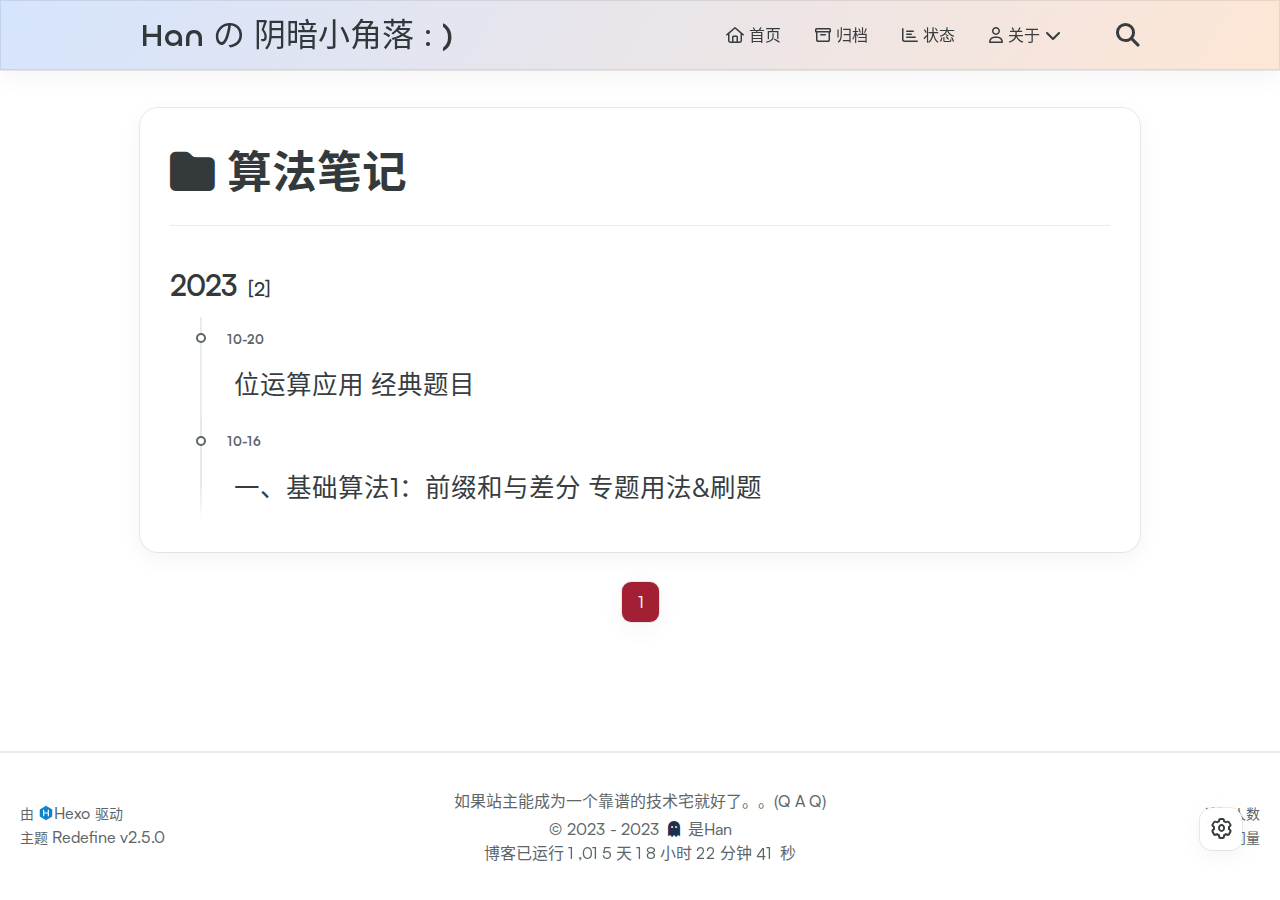
<file: categories/算法笔记/index.html>
<!DOCTYPE html><html lang="zh-CN"><head><meta charset="utf-8"><meta name="viewport" content="width=device-width,initial-scale=1"><meta name="keywords" content="Hexo Theme Redefine"><meta name="author" content="是Han"><link rel="preconnect" href="https://fonts.googleapis.com"><link rel="preconnect" href="https://fonts.gstatic.com" crossorigin><link rel="canonical" href="http://hereishandesu.github.io/categories/算法笔记/"><meta name="robots" content="index,follow"><meta name="googlebot" content="index,follow"><meta name="revisit-after" content="1 days"><meta property="og:type" content="website"><meta property="og:title" content="Han の 阴暗小角落 : )"><meta property="og:url" content="http://hereishandesu.github.io/categories/%E7%AE%97%E6%B3%95%E7%AC%94%E8%AE%B0/index.html"><meta property="og:site_name" content="Han の 阴暗小角落 : )"><meta property="og:locale" content="zh_CN"><meta property="article:author" content="是Han"><meta name="twitter:card" content="summary"><link rel="icon" type="image/png" href="/my_images/blog-logo.jpg" sizes="192x192"><link rel="apple-touch-icon" sizes="180x180" href="/my_images/blog-logo.jpg"><meta name="theme-color" content="#A31F34"><link rel="shortcut icon" href="/my_images/blog-logo.jpg"><title>分类: 算法笔记 - Han の 阴暗小角落 : )</title><link rel="stylesheet" href="/css/style.css"><link rel="stylesheet" href="/assets/build/styles.css"><link rel="stylesheet" href="/fonts/fonts.css"><link rel="stylesheet" href="/fonts/Satoshi/satoshi.css"><link rel="stylesheet" href="/fonts/Chillax/chillax.css"><link href="" rel="stylesheet"><link href="" rel="stylesheet"><script id="hexo-configurations">window.config={hostname:"hereishandesu.github.io",root:"/",language:"zh-CN",path:"search.xml"},window.theme={articles:{style:{font_size:"16px",line_height:1.5,image_border_radius:"14px",image_alignment:"center",image_caption:!1,link_icon:!0},word_count:{enable:!0,count:!0,min2read:!0},author_label:{enable:!0,auto:!1,list:[]},code_block:{copy:!0,style:"simple",font:{enable:!1,family:null,url:null}},toc:{enable:!0,max_depth:6,number:!1,expand:!0,init_open:!0},copyright:!0,lazyload:!0,recommendation:{enable:!1,title:"猜你想看（猜错了的话那就是算法的错",limit:3,mobile_limit:2,placeholder:"/my_images/recommendation-background.jpg",skip_dirs:[]}},colors:{primary:"#A31F34",secondary:null},global:{fonts:{chinese:{enable:!0,family:null,url:null},english:{enable:!0,family:null,url:null}},content_max_width:"1000px",sidebar_width:"210px",hover:{shadow:!0,scale:!1},scroll_progress:{bar:!0,percentage:!1},website_counter:{url:"https://busuanzi.ibruce.info/busuanzi/2.3/busuanzi.pure.mini.js",enable:!0,site_pv:!0,site_uv:!0,post_pv:!0},single_page:!0,open_graph:!0,google_analytics:{enable:!1,id:null}},home_banner:{enable:!0,style:"fixed",image:{light:"/my_images/light-background.webp",dark:"/my_images/dark-background.webp"},title:"Han の 阴暗小角落 : )",subtitle:{text:["用于日常学习记录和发病（bushi","以及。。请允许我占用您一点时间向您介绍我们的天父和主 —— 异世界情绪 小姐（虔诚.jpg）"],hitokoto:{enable:!1,api:"https://v1.hitokoto.cn"},typing_speed:100,backing_speed:80,starting_delay:500,backing_delay:1500,loop:!0,smart_backspace:!0},text_color:{light:"#dc143c",dark:"#00BFFF"},text_style:{title_size:"2.8rem",subtitle_size:"1.5rem",line_height:1.2},custom_font:{enable:!1,family:null,url:null},social_links:{enable:!0,links:{github:"https://github.com/hereisHandesu",instagram:null,zhihu:null,twitter:"https://twitter.com/chnjinghn4",email:"715727540@qq.com"},qrs:{weixin:null}}},plugins:{feed:{enable:!1},aplayer:{enable:!1,type:"mini",audios:[{name:null,artist:null,url:null,cover:null}]},mermaid:{enable:!0,version:"9.3.0"}},version:"2.5.0",navbar:{auto_hide:!1,color:{left:"#367df7",right:"#f78736",transparency:35},links:{Home:{path:"/",icon:"fa-regular fa-house"},Archives:{path:"/archives",icon:"fa-regular fa-archive"},Status:{path:"https://status.evanluo.top/",icon:"fa-regular fa-chart-bar"},About:{icon:"fa-regular fa-user",submenus:{Me:"/about","异世界情绪（ヰ世界情緒）":"https://zh.moegirl.org.cn/%E5%BC%82%E4%B8%96%E7%95%8C%E6%83%85%E7%BB%AA",Friends:"/friends"}}},search:{enable:!0,preload:!0}},page_templates:{friends_column:2,tags_style:"blur"},home:{sidebar:{enable:!0,position:"right",first_item:"menu",announcement:"小站初成，幸甚至哉 （￣▽￣）",links:{"归档":{path:"/archives",icon:"fa-regular fa-archive"},"标签":{path:"/tags",icon:"fa-regular fa-tags"},"分类":{path:"/categories",icon:"fa-regular fa-folder"}}},article_date_format:"auto",categories:{enable:!0,limit:3},tags:{enable:!0,limit:3}},footerStart:"2023/10/14 17:00:00"},window.lang_ago={second:"%s 秒前",minute:"%s 分钟前",hour:"%s 小时前",day:"%s 天前",week:"%s 周前",month:"%s 个月前",year:"%s 年前"},window.data={masonry:!1}</script><link rel="stylesheet" href="/fontawesome/fontawesome.min.css"><link rel="stylesheet" href="/fontawesome/brands.min.css"><link rel="stylesheet" href="/fontawesome/solid.min.css"><link rel="stylesheet" href="/fontawesome/regular.min.css"><meta name="generator" content="Hexo 6.3.0"></head><body><div class="progress-bar-container"><span class="scroll-progress-bar"></span> <span class="pjax-progress-bar"></span> <span class="swup-progress-icon"><i class="fa-solid fa-circle-notch fa-spin"></i></span></div><main class="page-container" id="swup"><div class="main-content-container"><div class="main-content-header"><header class="navbar-container"><div class="navbar-content"><div class="left"><a class="logo-title" href="/">Han の 阴暗小角落 : )</a></div><div class="right"><div class="desktop"><ul class="navbar-list"><li class="navbar-item"><a href="/"><i class="fa-regular fa-house"></i> 首页</a></li><li class="navbar-item"><a href="/archives"><i class="fa-regular fa-archive"></i> 归档</a></li><li class="navbar-item"><a target="_blank" rel="noopener" href="https://status.evanluo.top/"><i class="fa-regular fa-chart-bar"></i> 状态</a></li><li class="navbar-item"><a class="has-dropdown" href="#" onclick="return!1"><i class="fa-regular fa-user"></i> 关于&nbsp;<i class="fa-solid fa-chevron-down"></i></a><ul class="sub-menu"><li><a href="/about">ME</a></li><li><a target="_blank" rel="noopener" href="https://zh.moegirl.org.cn/%E5%BC%82%E4%B8%96%E7%95%8C%E6%83%85%E7%BB%AA">异世界情绪（ヰ世界情緒）</a></li><li><a href="/friends">友情链接</a></li></ul></li><li class="navbar-item search search-popup-trigger"><i class="fa-solid fa-magnifying-glass"></i></li></ul></div><div class="mobile"><div class="icon-item search search-popup-trigger"><i class="fa-solid fa-magnifying-glass"></i></div><div class="icon-item navbar-bar"><div class="navbar-bar-middle"></div></div></div></div></div><div class="navbar-drawer w-full absolute top-0 left-0 bg-background-color"><ul class="drawer-navbar-list flex flex-col justify-start items-center"><li class="drawer-navbar-item text-base my-1.5 flex justify-center items-center"><a class="rounded-3xl py-1.5 px-5 hover:border hover:!text-primary active:!text-primary group" href="/"><i class="fa-regular fa-house"></i> 首页</a></li><li class="drawer-navbar-item text-base my-1.5 flex justify-center items-center"><a class="rounded-3xl py-1.5 px-5 hover:border hover:!text-primary active:!text-primary group" href="/archives"><i class="fa-regular fa-archive"></i> 归档</a></li><li class="drawer-navbar-item text-base my-1.5 flex justify-center items-center"><a class="rounded-3xl py-1.5 px-5 hover:border hover:!text-primary active:!text-primary group" target="_blank" rel="noopener" href="https://status.evanluo.top/"><i class="fa-regular fa-chart-bar"></i> 状态</a></li><li class="drawer-navbar-item text-base my-1.5 flex justify-center items-center"><a class="rounded-3xl py-1.5 px-5 hover:border hover:!text-primary active:!text-primary group has-dropdown" href="#" onclick="return!1"><i class="fa-regular fa-user"></i> 关于&nbsp;<i class="group-hover:rotate-180 transition-transform fa-solid fa-chevron-down"></i></a></li><li class="drawer-navbar-item text-base flex justify-center items-center hover:underline active:underline hover:underline-offset-1 rounded-3xl"><a class="py-0.5" href="/about">ME</a></li><li class="drawer-navbar-item text-base flex justify-center items-center hover:underline active:underline hover:underline-offset-1 rounded-3xl"><a class="py-0.5" target="_blank" rel="noopener" href="https://zh.moegirl.org.cn/%E5%BC%82%E4%B8%96%E7%95%8C%E6%83%85%E7%BB%AA">异世界情绪（ヰ世界情緒）</a></li><li class="drawer-navbar-item text-base flex justify-center items-center hover:underline active:underline hover:underline-offset-1 rounded-3xl"><a class="py-0.5" href="/friends">友情链接</a></li></ul></div><div class="window-mask"></div></header></div><div class="main-content-body"><div class="main-content"><div class="category-container"><div class="category-name"><i class="fa-solid fa-folder"></i>&nbsp;算法笔记</div><div class="category-post-list"><div class="archive-list-container"><section class="archive-item"><div class="archive-item-header"><span class="archive-year">2023</span> <span class="archive-year-post-count">[2]</span></div><ul class="article-list"><li class="article-item" date-is="10-20"><a href="/2023/10/20/%E4%BD%8D%E8%BF%90%E7%AE%97%E5%BA%94%E7%94%A8-%E7%BB%8F%E5%85%B8%E9%A2%98%E7%9B%AE/"><span class="article-title">位运算应用 经典题目</span></a></li><li class="article-item" date-is="10-16"><a href="/2023/10/16/%E4%B8%80%E3%80%81%E5%9F%BA%E7%A1%80%E7%AE%97%E6%B3%951%EF%BC%9A%E5%89%8D%E7%BC%80%E5%92%8C%E4%B8%8E%E5%B7%AE%E5%88%86-%E4%B8%93%E9%A2%98%E7%94%A8%E6%B3%95-%E5%88%B7%E9%A2%98/"><span class="article-title">一、基础算法1：前缀和与差分 专题用法&amp;刷题</span></a></li></ul></section></div></div></div><div class="category-paginator"><div class="paginator"><span class="page-number current">1</span></div></div></div></div><div class="main-content-footer"><footer class="footer mt-5 py-5 h-auto text-base text-third-text-color relative border-t-2 border-t-border-color"><div class="info-container py-3 text-center"><div class="customize-info my-1">如果站主能成为一个靠谱的技术宅就好了。。(Q A Q)</div><div class="text-center">&copy; <span>2023</span> - 2023&nbsp;&nbsp;<i class="fa-solid fa-ghost fa-bounce" style="--fa-animation-duration:0.5s;color:#1e3050"></i>&nbsp;&nbsp;<a href="/">是Han</a></div><script data-swup-reload-script src="https://busuanzi.ibruce.info/busuanzi/2.3/busuanzi.pure.mini.js"></script><div class="relative text-center lg:absolute lg:right-[20px] lg:top-1/2 lg:-translate-y-1/2 lg:text-right"><span id="busuanzi_container_site_uv" class="lg:!block"><span class="text-sm">访问人数</span> <span id="busuanzi_value_site_uv"></span> </span><span id="busuanzi_container_site_pv" class="lg:!block"><span class="text-sm">总访问量</span> <span id="busuanzi_value_site_pv"></span></span></div><div class="relative text-center lg:absolute lg:left-[20px] lg:top-1/2 lg:-translate-y-1/2 lg:text-left"><span class="lg:block text-sm">由 <?xml version="1.0" encoding="utf-8"?><!DOCTYPE svg PUBLIC "-//W3C//DTD SVG 1.1//EN" "http://www.w3.org/Graphics/SVG/1.1/DTD/svg11.dtd"><svg class="relative top-[2px] inline-block align-baseline" version="1.1" id="圖層_1" xmlns="http://www.w3.org/2000/svg" xmlns:xlink="http://www.w3.org/1999/xlink" x="0px" y="0px" width="1rem" height="1rem" viewBox="0 0 512 512" enable-background="new 0 0 512 512" xml:space="preserve"><path fill="#0E83CD" d="M256.4,25.8l-200,115.5L56,371.5l199.6,114.7l200-115.5l0.4-230.2L256.4,25.8z M349,354.6l-18.4,10.7l-18.6-11V275H200v79.6l-18.4,10.7l-18.6-11v-197l18.5-10.6l18.5,10.8V237h112v-79.6l18.5-10.6l18.5,10.8V354.6z"/></svg><a target="_blank" class="text-base" href="https://hexo.io">Hexo</a> 驱动</span> <span class="text-sm lg:block">主题&nbsp;<a class="text-base" target="_blank" href="https://github.com/EvanNotFound/hexo-theme-redefine">Redefine v2.5.0</a></span></div><div>博客已运行 <span class="odometer" id="runtime_days"></span> 天 <span class="odometer" id="runtime_hours"></span> 小时 <span class="odometer" id="runtime_minutes"></span> 分钟 <span class="odometer" id="runtime_seconds"></span> 秒</div><script data-swup-reload-script>try{function odometer_init(){document.querySelectorAll(".odometer").forEach(e=>{new Odometer({el:e,format:"( ddd).dd",duration:200})})}odometer_init()}catch(e){}</script></div></footer></div></div><div class="right-side-tools-container"><div class="side-tools-container"><ul class="hidden-tools-list"><li class="right-bottom-tools tool-font-adjust-plus flex justify-center items-center"><i class="fa-regular fa-magnifying-glass-plus"></i></li><li class="right-bottom-tools tool-font-adjust-minus flex justify-center items-center"><i class="fa-regular fa-magnifying-glass-minus"></i></li><li class="right-bottom-tools tool-dark-light-toggle flex justify-center items-center"><i class="fa-regular fa-moon"></i></li><li class="right-bottom-tools tool-scroll-to-top flex justify-center items-center"><i class="fa-regular fa-arrow-up"></i></li><li class="right-bottom-tools tool-scroll-to-bottom flex justify-center items-center"><i class="fa-regular fa-arrow-down"></i></li></ul><ul class="visible-tools-list"><li class="right-bottom-tools toggle-tools-list flex justify-center items-center"><i class="fa-regular fa-cog fa-spin"></i></li></ul></div></div><div class="image-viewer-container"><img src=""></div><div class="search-pop-overlay"><div class="popup search-popup"><div class="search-header"><span class="search-input-field-pre"><i class="fa-solid fa-keyboard"></i></span><div class="search-input-container"><input autocomplete="off" autocorrect="off" autocapitalize="off" placeholder="搜索..." spellcheck="false" type="search" class="search-input"></div><span class="popup-btn-close"><i class="fa-solid fa-times"></i></span></div><div id="search-result"><div id="no-result"><i class="fa-solid fa-spinner fa-spin-pulse fa-5x fa-fw"></i></div></div></div></div></main><script src="/js/libs/Swup.min.js"></script><script src="/js/libs/SwupSlideTheme.min.js"></script><script src="/js/libs/SwupScriptsPlugin.min.js"></script><script src="/js/libs/SwupProgressPlugin.min.js"></script><script src="/js/libs/SwupScrollPlugin.min.js"></script><script src="/js/libs/SwupPreloadPlugin.min.js"></script><script>const swup=new Swup({plugins:[new SwupScriptsPlugin({optin:!0}),new SwupProgressPlugin,new SwupScrollPlugin({offset:80}),new SwupSlideTheme({mainElement:".main-content-body"}),new SwupPreloadPlugin],containers:["#swup"]})</script><script src="/js/tools/imageViewer.js" type="module"></script><script src="/js/utils.js" type="module"></script><script src="/js/main.js" type="module"></script><script src="/js/layouts/navbarShrink.js" type="module"></script><script src="/js/tools/scrollTopBottom.js" type="module"></script><script src="/js/tools/lightDarkSwitch.js" type="module"></script><script src="/js/layouts/categoryList.js" type="module"></script><script src="/js/tools/localSearch.js" type="module"></script><script src="/js/tools/codeBlock.js" type="module"></script><script src="/js/layouts/lazyload.js" type="module"></script><script src="/js/tools/runtime.js"></script><script src="/js/libs/odometer.min.js"></script><link rel="stylesheet" href="/assets/odometer-theme-minimal.css"><script src="/js/libs/Typed.min.js"></script><script src="/js/plugins/typed.js" type="module"></script><script src="/js/libs/mermaid.min.js"></script><script src="/js/plugins/mermaid.js"></script><div class="post-scripts" data-swup-reload-script><script src="/js/libs/anime.min.js"></script><script src="/js/tools/tocToggle.js" type="module"></script><script src="/js/layouts/toc.js" type="module"></script><script src="/js/plugins/tabs.js" type="module"></script></div></body></html>
</file>
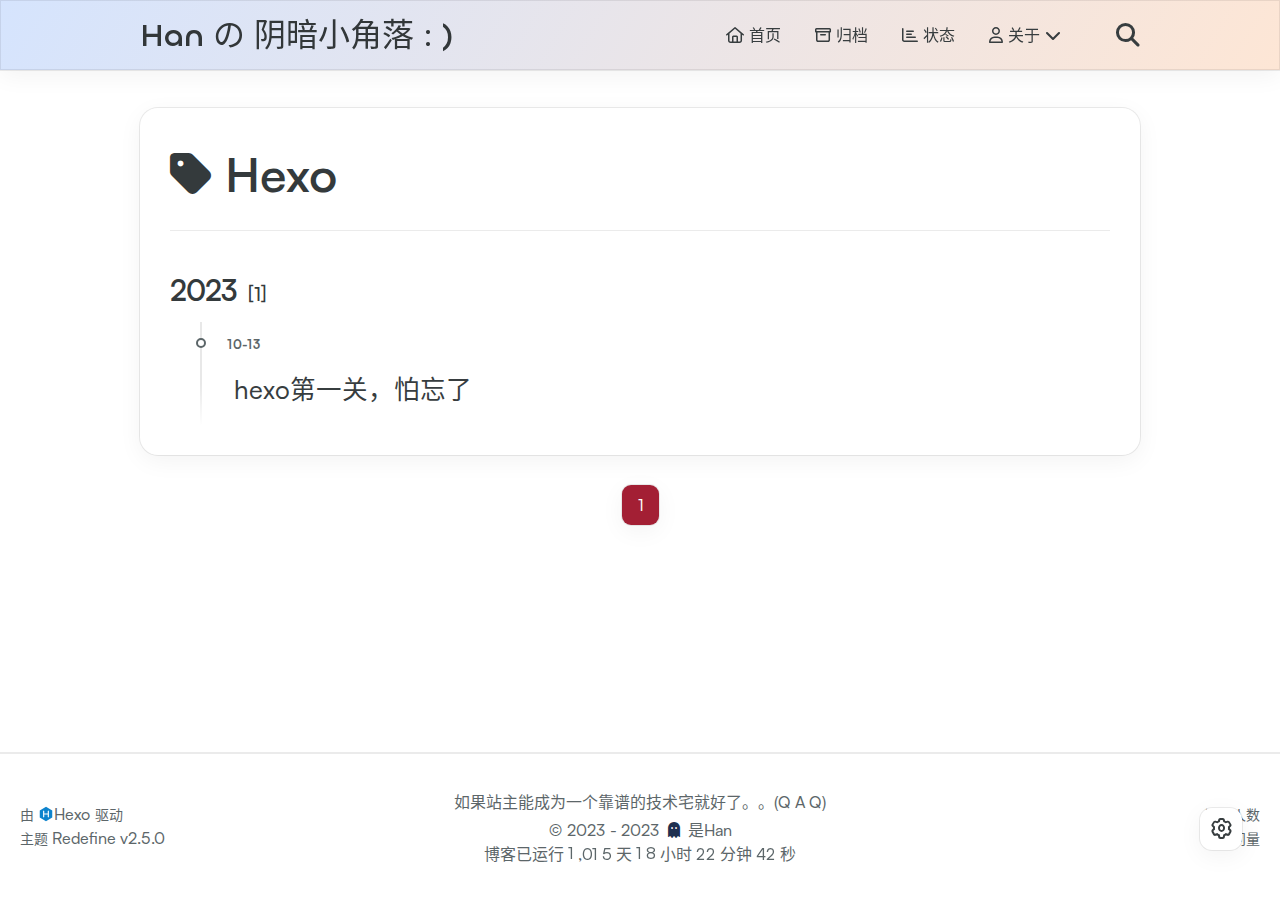
<file: tags/Hexo/index.html>
<!DOCTYPE html><html lang="zh-CN"><head><meta charset="utf-8"><meta name="viewport" content="width=device-width,initial-scale=1"><meta name="keywords" content="Hexo Theme Redefine"><meta name="author" content="是Han"><link rel="preconnect" href="https://fonts.googleapis.com"><link rel="preconnect" href="https://fonts.gstatic.com" crossorigin><link rel="canonical" href="http://hereishandesu.github.io/tags/hexo/"><meta name="robots" content="index,follow"><meta name="googlebot" content="index,follow"><meta name="revisit-after" content="1 days"><meta property="og:type" content="website"><meta property="og:title" content="Han の 阴暗小角落 : )"><meta property="og:url" content="http://hereishandesu.github.io/tags/Hexo/index.html"><meta property="og:site_name" content="Han の 阴暗小角落 : )"><meta property="og:locale" content="zh_CN"><meta property="article:author" content="是Han"><meta name="twitter:card" content="summary"><link rel="icon" type="image/png" href="/my_images/blog-logo.jpg" sizes="192x192"><link rel="apple-touch-icon" sizes="180x180" href="/my_images/blog-logo.jpg"><meta name="theme-color" content="#A31F34"><link rel="shortcut icon" href="/my_images/blog-logo.jpg"><title>标签: Hexo - Han の 阴暗小角落 : )</title><link rel="stylesheet" href="/css/style.css"><link rel="stylesheet" href="/assets/build/styles.css"><link rel="stylesheet" href="/fonts/fonts.css"><link rel="stylesheet" href="/fonts/Satoshi/satoshi.css"><link rel="stylesheet" href="/fonts/Chillax/chillax.css"><link href="" rel="stylesheet"><link href="" rel="stylesheet"><script id="hexo-configurations">window.config={hostname:"hereishandesu.github.io",root:"/",language:"zh-CN",path:"search.xml"},window.theme={articles:{style:{font_size:"16px",line_height:1.5,image_border_radius:"14px",image_alignment:"center",image_caption:!1,link_icon:!0},word_count:{enable:!0,count:!0,min2read:!0},author_label:{enable:!0,auto:!1,list:[]},code_block:{copy:!0,style:"simple",font:{enable:!1,family:null,url:null}},toc:{enable:!0,max_depth:6,number:!1,expand:!0,init_open:!0},copyright:!0,lazyload:!0,recommendation:{enable:!1,title:"猜你想看（猜错了的话那就是算法的错",limit:3,mobile_limit:2,placeholder:"/my_images/recommendation-background.jpg",skip_dirs:[]}},colors:{primary:"#A31F34",secondary:null},global:{fonts:{chinese:{enable:!0,family:null,url:null},english:{enable:!0,family:null,url:null}},content_max_width:"1000px",sidebar_width:"210px",hover:{shadow:!0,scale:!1},scroll_progress:{bar:!0,percentage:!1},website_counter:{url:"https://busuanzi.ibruce.info/busuanzi/2.3/busuanzi.pure.mini.js",enable:!0,site_pv:!0,site_uv:!0,post_pv:!0},single_page:!0,open_graph:!0,google_analytics:{enable:!1,id:null}},home_banner:{enable:!0,style:"fixed",image:{light:"/my_images/light-background.webp",dark:"/my_images/dark-background.webp"},title:"Han の 阴暗小角落 : )",subtitle:{text:["用于日常学习记录和发病（bushi","以及。。请允许我占用您一点时间向您介绍我们的天父和主 —— 异世界情绪 小姐（虔诚.jpg）"],hitokoto:{enable:!1,api:"https://v1.hitokoto.cn"},typing_speed:100,backing_speed:80,starting_delay:500,backing_delay:1500,loop:!0,smart_backspace:!0},text_color:{light:"#dc143c",dark:"#00BFFF"},text_style:{title_size:"2.8rem",subtitle_size:"1.5rem",line_height:1.2},custom_font:{enable:!1,family:null,url:null},social_links:{enable:!0,links:{github:"https://github.com/hereisHandesu",instagram:null,zhihu:null,twitter:"https://twitter.com/chnjinghn4",email:"715727540@qq.com"},qrs:{weixin:null}}},plugins:{feed:{enable:!1},aplayer:{enable:!1,type:"mini",audios:[{name:null,artist:null,url:null,cover:null}]},mermaid:{enable:!0,version:"9.3.0"}},version:"2.5.0",navbar:{auto_hide:!1,color:{left:"#367df7",right:"#f78736",transparency:35},links:{Home:{path:"/",icon:"fa-regular fa-house"},Archives:{path:"/archives",icon:"fa-regular fa-archive"},Status:{path:"https://status.evanluo.top/",icon:"fa-regular fa-chart-bar"},About:{icon:"fa-regular fa-user",submenus:{Me:"/about","异世界情绪（ヰ世界情緒）":"https://zh.moegirl.org.cn/%E5%BC%82%E4%B8%96%E7%95%8C%E6%83%85%E7%BB%AA",Friends:"/friends"}}},search:{enable:!0,preload:!0}},page_templates:{friends_column:2,tags_style:"blur"},home:{sidebar:{enable:!0,position:"right",first_item:"menu",announcement:"小站初成，幸甚至哉 （￣▽￣）",links:{"归档":{path:"/archives",icon:"fa-regular fa-archive"},"标签":{path:"/tags",icon:"fa-regular fa-tags"},"分类":{path:"/categories",icon:"fa-regular fa-folder"}}},article_date_format:"auto",categories:{enable:!0,limit:3},tags:{enable:!0,limit:3}},footerStart:"2023/10/14 17:00:00"},window.lang_ago={second:"%s 秒前",minute:"%s 分钟前",hour:"%s 小时前",day:"%s 天前",week:"%s 周前",month:"%s 个月前",year:"%s 年前"},window.data={masonry:!1}</script><link rel="stylesheet" href="/fontawesome/fontawesome.min.css"><link rel="stylesheet" href="/fontawesome/brands.min.css"><link rel="stylesheet" href="/fontawesome/solid.min.css"><link rel="stylesheet" href="/fontawesome/regular.min.css"><meta name="generator" content="Hexo 6.3.0"></head><body><div class="progress-bar-container"><span class="scroll-progress-bar"></span> <span class="pjax-progress-bar"></span> <span class="swup-progress-icon"><i class="fa-solid fa-circle-notch fa-spin"></i></span></div><main class="page-container" id="swup"><div class="main-content-container"><div class="main-content-header"><header class="navbar-container"><div class="navbar-content"><div class="left"><a class="logo-title" href="/">Han の 阴暗小角落 : )</a></div><div class="right"><div class="desktop"><ul class="navbar-list"><li class="navbar-item"><a href="/"><i class="fa-regular fa-house"></i> 首页</a></li><li class="navbar-item"><a href="/archives"><i class="fa-regular fa-archive"></i> 归档</a></li><li class="navbar-item"><a target="_blank" rel="noopener" href="https://status.evanluo.top/"><i class="fa-regular fa-chart-bar"></i> 状态</a></li><li class="navbar-item"><a class="has-dropdown" href="#" onclick="return!1"><i class="fa-regular fa-user"></i> 关于&nbsp;<i class="fa-solid fa-chevron-down"></i></a><ul class="sub-menu"><li><a href="/about">ME</a></li><li><a target="_blank" rel="noopener" href="https://zh.moegirl.org.cn/%E5%BC%82%E4%B8%96%E7%95%8C%E6%83%85%E7%BB%AA">异世界情绪（ヰ世界情緒）</a></li><li><a href="/friends">友情链接</a></li></ul></li><li class="navbar-item search search-popup-trigger"><i class="fa-solid fa-magnifying-glass"></i></li></ul></div><div class="mobile"><div class="icon-item search search-popup-trigger"><i class="fa-solid fa-magnifying-glass"></i></div><div class="icon-item navbar-bar"><div class="navbar-bar-middle"></div></div></div></div></div><div class="navbar-drawer w-full absolute top-0 left-0 bg-background-color"><ul class="drawer-navbar-list flex flex-col justify-start items-center"><li class="drawer-navbar-item text-base my-1.5 flex justify-center items-center"><a class="rounded-3xl py-1.5 px-5 hover:border hover:!text-primary active:!text-primary group" href="/"><i class="fa-regular fa-house"></i> 首页</a></li><li class="drawer-navbar-item text-base my-1.5 flex justify-center items-center"><a class="rounded-3xl py-1.5 px-5 hover:border hover:!text-primary active:!text-primary group" href="/archives"><i class="fa-regular fa-archive"></i> 归档</a></li><li class="drawer-navbar-item text-base my-1.5 flex justify-center items-center"><a class="rounded-3xl py-1.5 px-5 hover:border hover:!text-primary active:!text-primary group" target="_blank" rel="noopener" href="https://status.evanluo.top/"><i class="fa-regular fa-chart-bar"></i> 状态</a></li><li class="drawer-navbar-item text-base my-1.5 flex justify-center items-center"><a class="rounded-3xl py-1.5 px-5 hover:border hover:!text-primary active:!text-primary group has-dropdown" href="#" onclick="return!1"><i class="fa-regular fa-user"></i> 关于&nbsp;<i class="group-hover:rotate-180 transition-transform fa-solid fa-chevron-down"></i></a></li><li class="drawer-navbar-item text-base flex justify-center items-center hover:underline active:underline hover:underline-offset-1 rounded-3xl"><a class="py-0.5" href="/about">ME</a></li><li class="drawer-navbar-item text-base flex justify-center items-center hover:underline active:underline hover:underline-offset-1 rounded-3xl"><a class="py-0.5" target="_blank" rel="noopener" href="https://zh.moegirl.org.cn/%E5%BC%82%E4%B8%96%E7%95%8C%E6%83%85%E7%BB%AA">异世界情绪（ヰ世界情緒）</a></li><li class="drawer-navbar-item text-base flex justify-center items-center hover:underline active:underline hover:underline-offset-1 rounded-3xl"><a class="py-0.5" href="/friends">友情链接</a></li></ul></div><div class="window-mask"></div></header></div><div class="main-content-body"><div class="main-content"><div class="tag-container"><div class="tag-name"><i class="fa-solid fa-tag"></i>&nbsp;Hexo</div><div class="tag-post-list"><div class="archive-list-container"><section class="archive-item"><div class="archive-item-header"><span class="archive-year">2023</span> <span class="archive-year-post-count">[1]</span></div><ul class="article-list"><li class="article-item" date-is="10-13"><a href="/2023/10/13/hexo%E7%AC%AC%E4%B8%80%E5%85%B3%EF%BC%8C%E6%80%95%E5%BF%98%E4%BA%86/"><span class="article-title">hexo第一关，怕忘了</span></a></li></ul></section></div></div></div><div class="tag-paginator"><div class="paginator"><span class="page-number current">1</span></div></div></div></div><div class="main-content-footer"><footer class="footer mt-5 py-5 h-auto text-base text-third-text-color relative border-t-2 border-t-border-color"><div class="info-container py-3 text-center"><div class="customize-info my-1">如果站主能成为一个靠谱的技术宅就好了。。(Q A Q)</div><div class="text-center">&copy; <span>2023</span> - 2023&nbsp;&nbsp;<i class="fa-solid fa-ghost fa-bounce" style="--fa-animation-duration:0.5s;color:#1e3050"></i>&nbsp;&nbsp;<a href="/">是Han</a></div><script data-swup-reload-script src="https://busuanzi.ibruce.info/busuanzi/2.3/busuanzi.pure.mini.js"></script><div class="relative text-center lg:absolute lg:right-[20px] lg:top-1/2 lg:-translate-y-1/2 lg:text-right"><span id="busuanzi_container_site_uv" class="lg:!block"><span class="text-sm">访问人数</span> <span id="busuanzi_value_site_uv"></span> </span><span id="busuanzi_container_site_pv" class="lg:!block"><span class="text-sm">总访问量</span> <span id="busuanzi_value_site_pv"></span></span></div><div class="relative text-center lg:absolute lg:left-[20px] lg:top-1/2 lg:-translate-y-1/2 lg:text-left"><span class="lg:block text-sm">由 <?xml version="1.0" encoding="utf-8"?><!DOCTYPE svg PUBLIC "-//W3C//DTD SVG 1.1//EN" "http://www.w3.org/Graphics/SVG/1.1/DTD/svg11.dtd"><svg class="relative top-[2px] inline-block align-baseline" version="1.1" id="圖層_1" xmlns="http://www.w3.org/2000/svg" xmlns:xlink="http://www.w3.org/1999/xlink" x="0px" y="0px" width="1rem" height="1rem" viewBox="0 0 512 512" enable-background="new 0 0 512 512" xml:space="preserve"><path fill="#0E83CD" d="M256.4,25.8l-200,115.5L56,371.5l199.6,114.7l200-115.5l0.4-230.2L256.4,25.8z M349,354.6l-18.4,10.7l-18.6-11V275H200v79.6l-18.4,10.7l-18.6-11v-197l18.5-10.6l18.5,10.8V237h112v-79.6l18.5-10.6l18.5,10.8V354.6z"/></svg><a target="_blank" class="text-base" href="https://hexo.io">Hexo</a> 驱动</span> <span class="text-sm lg:block">主题&nbsp;<a class="text-base" target="_blank" href="https://github.com/EvanNotFound/hexo-theme-redefine">Redefine v2.5.0</a></span></div><div>博客已运行 <span class="odometer" id="runtime_days"></span> 天 <span class="odometer" id="runtime_hours"></span> 小时 <span class="odometer" id="runtime_minutes"></span> 分钟 <span class="odometer" id="runtime_seconds"></span> 秒</div><script data-swup-reload-script>try{function odometer_init(){document.querySelectorAll(".odometer").forEach(e=>{new Odometer({el:e,format:"( ddd).dd",duration:200})})}odometer_init()}catch(e){}</script></div></footer></div></div><div class="right-side-tools-container"><div class="side-tools-container"><ul class="hidden-tools-list"><li class="right-bottom-tools tool-font-adjust-plus flex justify-center items-center"><i class="fa-regular fa-magnifying-glass-plus"></i></li><li class="right-bottom-tools tool-font-adjust-minus flex justify-center items-center"><i class="fa-regular fa-magnifying-glass-minus"></i></li><li class="right-bottom-tools tool-dark-light-toggle flex justify-center items-center"><i class="fa-regular fa-moon"></i></li><li class="right-bottom-tools tool-scroll-to-top flex justify-center items-center"><i class="fa-regular fa-arrow-up"></i></li><li class="right-bottom-tools tool-scroll-to-bottom flex justify-center items-center"><i class="fa-regular fa-arrow-down"></i></li></ul><ul class="visible-tools-list"><li class="right-bottom-tools toggle-tools-list flex justify-center items-center"><i class="fa-regular fa-cog fa-spin"></i></li></ul></div></div><div class="image-viewer-container"><img src=""></div><div class="search-pop-overlay"><div class="popup search-popup"><div class="search-header"><span class="search-input-field-pre"><i class="fa-solid fa-keyboard"></i></span><div class="search-input-container"><input autocomplete="off" autocorrect="off" autocapitalize="off" placeholder="搜索..." spellcheck="false" type="search" class="search-input"></div><span class="popup-btn-close"><i class="fa-solid fa-times"></i></span></div><div id="search-result"><div id="no-result"><i class="fa-solid fa-spinner fa-spin-pulse fa-5x fa-fw"></i></div></div></div></div></main><script src="/js/libs/Swup.min.js"></script><script src="/js/libs/SwupSlideTheme.min.js"></script><script src="/js/libs/SwupScriptsPlugin.min.js"></script><script src="/js/libs/SwupProgressPlugin.min.js"></script><script src="/js/libs/SwupScrollPlugin.min.js"></script><script src="/js/libs/SwupPreloadPlugin.min.js"></script><script>const swup=new Swup({plugins:[new SwupScriptsPlugin({optin:!0}),new SwupProgressPlugin,new SwupScrollPlugin({offset:80}),new SwupSlideTheme({mainElement:".main-content-body"}),new SwupPreloadPlugin],containers:["#swup"]})</script><script src="/js/tools/imageViewer.js" type="module"></script><script src="/js/utils.js" type="module"></script><script src="/js/main.js" type="module"></script><script src="/js/layouts/navbarShrink.js" type="module"></script><script src="/js/tools/scrollTopBottom.js" type="module"></script><script src="/js/tools/lightDarkSwitch.js" type="module"></script><script src="/js/layouts/categoryList.js" type="module"></script><script src="/js/tools/localSearch.js" type="module"></script><script src="/js/tools/codeBlock.js" type="module"></script><script src="/js/layouts/lazyload.js" type="module"></script><script src="/js/tools/runtime.js"></script><script src="/js/libs/odometer.min.js"></script><link rel="stylesheet" href="/assets/odometer-theme-minimal.css"><script src="/js/libs/Typed.min.js"></script><script src="/js/plugins/typed.js" type="module"></script><script src="/js/libs/mermaid.min.js"></script><script src="/js/plugins/mermaid.js"></script><div class="post-scripts" data-swup-reload-script><script src="/js/libs/anime.min.js"></script><script src="/js/tools/tocToggle.js" type="module"></script><script src="/js/layouts/toc.js" type="module"></script><script src="/js/plugins/tabs.js" type="module"></script></div></body></html>
</file>
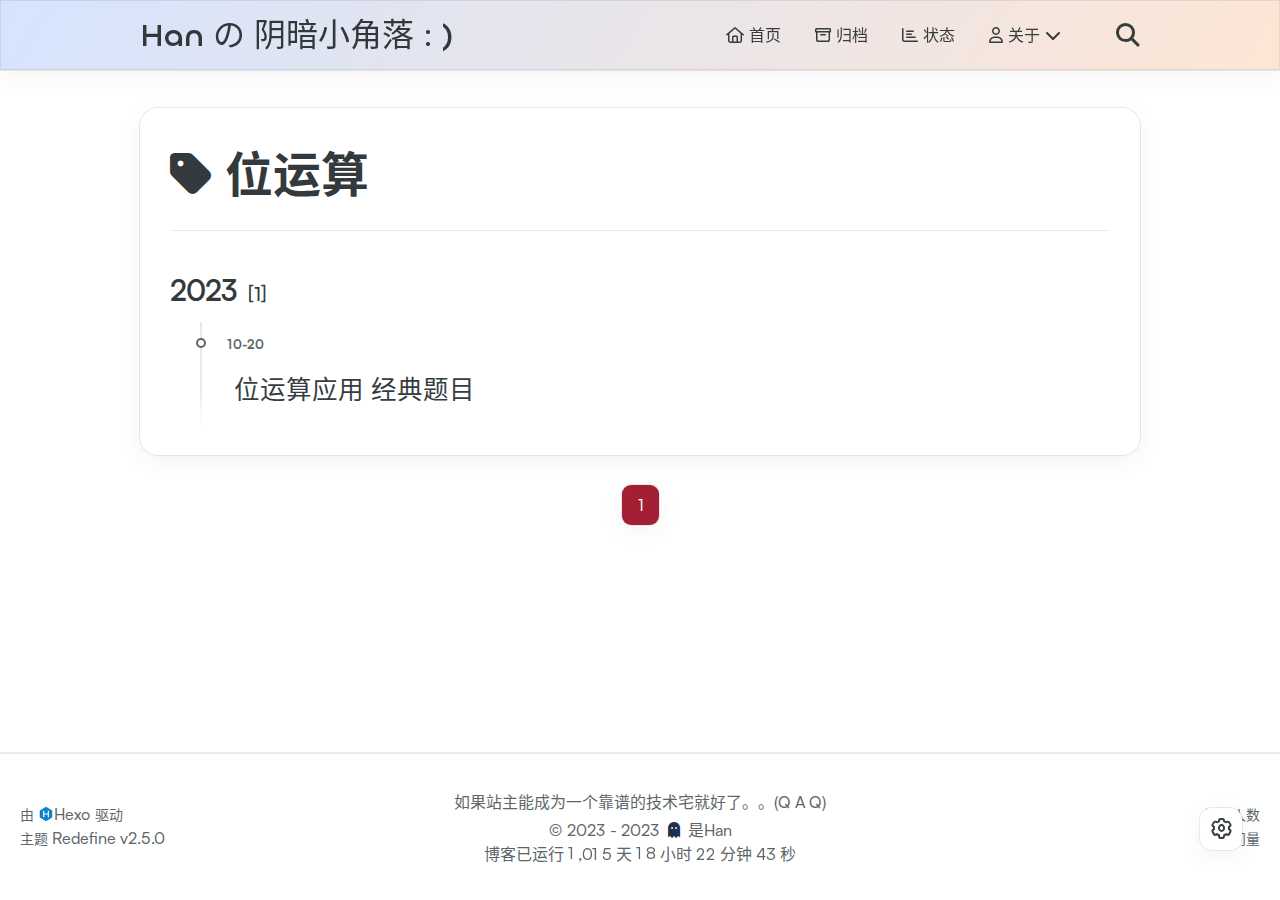
<file: tags/位运算/index.html>
<!DOCTYPE html><html lang="zh-CN"><head><meta charset="utf-8"><meta name="viewport" content="width=device-width,initial-scale=1"><meta name="keywords" content="Hexo Theme Redefine"><meta name="author" content="是Han"><link rel="preconnect" href="https://fonts.googleapis.com"><link rel="preconnect" href="https://fonts.gstatic.com" crossorigin><link rel="canonical" href="http://hereishandesu.github.io/tags/位运算/"><meta name="robots" content="index,follow"><meta name="googlebot" content="index,follow"><meta name="revisit-after" content="1 days"><meta property="og:type" content="website"><meta property="og:title" content="Han の 阴暗小角落 : )"><meta property="og:url" content="http://hereishandesu.github.io/tags/%E4%BD%8D%E8%BF%90%E7%AE%97/index.html"><meta property="og:site_name" content="Han の 阴暗小角落 : )"><meta property="og:locale" content="zh_CN"><meta property="article:author" content="是Han"><meta name="twitter:card" content="summary"><link rel="icon" type="image/png" href="/my_images/blog-logo.jpg" sizes="192x192"><link rel="apple-touch-icon" sizes="180x180" href="/my_images/blog-logo.jpg"><meta name="theme-color" content="#A31F34"><link rel="shortcut icon" href="/my_images/blog-logo.jpg"><title>标签: 位运算 - Han の 阴暗小角落 : )</title><link rel="stylesheet" href="/css/style.css"><link rel="stylesheet" href="/assets/build/styles.css"><link rel="stylesheet" href="/fonts/fonts.css"><link rel="stylesheet" href="/fonts/Satoshi/satoshi.css"><link rel="stylesheet" href="/fonts/Chillax/chillax.css"><link href="" rel="stylesheet"><link href="" rel="stylesheet"><script id="hexo-configurations">window.config={hostname:"hereishandesu.github.io",root:"/",language:"zh-CN",path:"search.xml"},window.theme={articles:{style:{font_size:"16px",line_height:1.5,image_border_radius:"14px",image_alignment:"center",image_caption:!1,link_icon:!0},word_count:{enable:!0,count:!0,min2read:!0},author_label:{enable:!0,auto:!1,list:[]},code_block:{copy:!0,style:"simple",font:{enable:!1,family:null,url:null}},toc:{enable:!0,max_depth:6,number:!1,expand:!0,init_open:!0},copyright:!0,lazyload:!0,recommendation:{enable:!1,title:"猜你想看（猜错了的话那就是算法的错",limit:3,mobile_limit:2,placeholder:"/my_images/recommendation-background.jpg",skip_dirs:[]}},colors:{primary:"#A31F34",secondary:null},global:{fonts:{chinese:{enable:!0,family:null,url:null},english:{enable:!0,family:null,url:null}},content_max_width:"1000px",sidebar_width:"210px",hover:{shadow:!0,scale:!1},scroll_progress:{bar:!0,percentage:!1},website_counter:{url:"https://busuanzi.ibruce.info/busuanzi/2.3/busuanzi.pure.mini.js",enable:!0,site_pv:!0,site_uv:!0,post_pv:!0},single_page:!0,open_graph:!0,google_analytics:{enable:!1,id:null}},home_banner:{enable:!0,style:"fixed",image:{light:"/my_images/light-background.webp",dark:"/my_images/dark-background.webp"},title:"Han の 阴暗小角落 : )",subtitle:{text:["用于日常学习记录和发病（bushi","以及。。请允许我占用您一点时间向您介绍我们的天父和主 —— 异世界情绪 小姐（虔诚.jpg）"],hitokoto:{enable:!1,api:"https://v1.hitokoto.cn"},typing_speed:100,backing_speed:80,starting_delay:500,backing_delay:1500,loop:!0,smart_backspace:!0},text_color:{light:"#dc143c",dark:"#00BFFF"},text_style:{title_size:"2.8rem",subtitle_size:"1.5rem",line_height:1.2},custom_font:{enable:!1,family:null,url:null},social_links:{enable:!0,links:{github:"https://github.com/hereisHandesu",instagram:null,zhihu:null,twitter:"https://twitter.com/chnjinghn4",email:"715727540@qq.com"},qrs:{weixin:null}}},plugins:{feed:{enable:!1},aplayer:{enable:!1,type:"mini",audios:[{name:null,artist:null,url:null,cover:null}]},mermaid:{enable:!0,version:"9.3.0"}},version:"2.5.0",navbar:{auto_hide:!1,color:{left:"#367df7",right:"#f78736",transparency:35},links:{Home:{path:"/",icon:"fa-regular fa-house"},Archives:{path:"/archives",icon:"fa-regular fa-archive"},Status:{path:"https://status.evanluo.top/",icon:"fa-regular fa-chart-bar"},About:{icon:"fa-regular fa-user",submenus:{Me:"/about","异世界情绪（ヰ世界情緒）":"https://zh.moegirl.org.cn/%E5%BC%82%E4%B8%96%E7%95%8C%E6%83%85%E7%BB%AA",Friends:"/friends"}}},search:{enable:!0,preload:!0}},page_templates:{friends_column:2,tags_style:"blur"},home:{sidebar:{enable:!0,position:"right",first_item:"menu",announcement:"小站初成，幸甚至哉 （￣▽￣）",links:{"归档":{path:"/archives",icon:"fa-regular fa-archive"},"标签":{path:"/tags",icon:"fa-regular fa-tags"},"分类":{path:"/categories",icon:"fa-regular fa-folder"}}},article_date_format:"auto",categories:{enable:!0,limit:3},tags:{enable:!0,limit:3}},footerStart:"2023/10/14 17:00:00"},window.lang_ago={second:"%s 秒前",minute:"%s 分钟前",hour:"%s 小时前",day:"%s 天前",week:"%s 周前",month:"%s 个月前",year:"%s 年前"},window.data={masonry:!1}</script><link rel="stylesheet" href="/fontawesome/fontawesome.min.css"><link rel="stylesheet" href="/fontawesome/brands.min.css"><link rel="stylesheet" href="/fontawesome/solid.min.css"><link rel="stylesheet" href="/fontawesome/regular.min.css"><meta name="generator" content="Hexo 6.3.0"></head><body><div class="progress-bar-container"><span class="scroll-progress-bar"></span> <span class="pjax-progress-bar"></span> <span class="swup-progress-icon"><i class="fa-solid fa-circle-notch fa-spin"></i></span></div><main class="page-container" id="swup"><div class="main-content-container"><div class="main-content-header"><header class="navbar-container"><div class="navbar-content"><div class="left"><a class="logo-title" href="/">Han の 阴暗小角落 : )</a></div><div class="right"><div class="desktop"><ul class="navbar-list"><li class="navbar-item"><a href="/"><i class="fa-regular fa-house"></i> 首页</a></li><li class="navbar-item"><a href="/archives"><i class="fa-regular fa-archive"></i> 归档</a></li><li class="navbar-item"><a target="_blank" rel="noopener" href="https://status.evanluo.top/"><i class="fa-regular fa-chart-bar"></i> 状态</a></li><li class="navbar-item"><a class="has-dropdown" href="#" onclick="return!1"><i class="fa-regular fa-user"></i> 关于&nbsp;<i class="fa-solid fa-chevron-down"></i></a><ul class="sub-menu"><li><a href="/about">ME</a></li><li><a target="_blank" rel="noopener" href="https://zh.moegirl.org.cn/%E5%BC%82%E4%B8%96%E7%95%8C%E6%83%85%E7%BB%AA">异世界情绪（ヰ世界情緒）</a></li><li><a href="/friends">友情链接</a></li></ul></li><li class="navbar-item search search-popup-trigger"><i class="fa-solid fa-magnifying-glass"></i></li></ul></div><div class="mobile"><div class="icon-item search search-popup-trigger"><i class="fa-solid fa-magnifying-glass"></i></div><div class="icon-item navbar-bar"><div class="navbar-bar-middle"></div></div></div></div></div><div class="navbar-drawer w-full absolute top-0 left-0 bg-background-color"><ul class="drawer-navbar-list flex flex-col justify-start items-center"><li class="drawer-navbar-item text-base my-1.5 flex justify-center items-center"><a class="rounded-3xl py-1.5 px-5 hover:border hover:!text-primary active:!text-primary group" href="/"><i class="fa-regular fa-house"></i> 首页</a></li><li class="drawer-navbar-item text-base my-1.5 flex justify-center items-center"><a class="rounded-3xl py-1.5 px-5 hover:border hover:!text-primary active:!text-primary group" href="/archives"><i class="fa-regular fa-archive"></i> 归档</a></li><li class="drawer-navbar-item text-base my-1.5 flex justify-center items-center"><a class="rounded-3xl py-1.5 px-5 hover:border hover:!text-primary active:!text-primary group" target="_blank" rel="noopener" href="https://status.evanluo.top/"><i class="fa-regular fa-chart-bar"></i> 状态</a></li><li class="drawer-navbar-item text-base my-1.5 flex justify-center items-center"><a class="rounded-3xl py-1.5 px-5 hover:border hover:!text-primary active:!text-primary group has-dropdown" href="#" onclick="return!1"><i class="fa-regular fa-user"></i> 关于&nbsp;<i class="group-hover:rotate-180 transition-transform fa-solid fa-chevron-down"></i></a></li><li class="drawer-navbar-item text-base flex justify-center items-center hover:underline active:underline hover:underline-offset-1 rounded-3xl"><a class="py-0.5" href="/about">ME</a></li><li class="drawer-navbar-item text-base flex justify-center items-center hover:underline active:underline hover:underline-offset-1 rounded-3xl"><a class="py-0.5" target="_blank" rel="noopener" href="https://zh.moegirl.org.cn/%E5%BC%82%E4%B8%96%E7%95%8C%E6%83%85%E7%BB%AA">异世界情绪（ヰ世界情緒）</a></li><li class="drawer-navbar-item text-base flex justify-center items-center hover:underline active:underline hover:underline-offset-1 rounded-3xl"><a class="py-0.5" href="/friends">友情链接</a></li></ul></div><div class="window-mask"></div></header></div><div class="main-content-body"><div class="main-content"><div class="tag-container"><div class="tag-name"><i class="fa-solid fa-tag"></i>&nbsp;位运算</div><div class="tag-post-list"><div class="archive-list-container"><section class="archive-item"><div class="archive-item-header"><span class="archive-year">2023</span> <span class="archive-year-post-count">[1]</span></div><ul class="article-list"><li class="article-item" date-is="10-20"><a href="/2023/10/20/%E4%BD%8D%E8%BF%90%E7%AE%97%E5%BA%94%E7%94%A8-%E7%BB%8F%E5%85%B8%E9%A2%98%E7%9B%AE/"><span class="article-title">位运算应用 经典题目</span></a></li></ul></section></div></div></div><div class="tag-paginator"><div class="paginator"><span class="page-number current">1</span></div></div></div></div><div class="main-content-footer"><footer class="footer mt-5 py-5 h-auto text-base text-third-text-color relative border-t-2 border-t-border-color"><div class="info-container py-3 text-center"><div class="customize-info my-1">如果站主能成为一个靠谱的技术宅就好了。。(Q A Q)</div><div class="text-center">&copy; <span>2023</span> - 2023&nbsp;&nbsp;<i class="fa-solid fa-ghost fa-bounce" style="--fa-animation-duration:0.5s;color:#1e3050"></i>&nbsp;&nbsp;<a href="/">是Han</a></div><script data-swup-reload-script src="https://busuanzi.ibruce.info/busuanzi/2.3/busuanzi.pure.mini.js"></script><div class="relative text-center lg:absolute lg:right-[20px] lg:top-1/2 lg:-translate-y-1/2 lg:text-right"><span id="busuanzi_container_site_uv" class="lg:!block"><span class="text-sm">访问人数</span> <span id="busuanzi_value_site_uv"></span> </span><span id="busuanzi_container_site_pv" class="lg:!block"><span class="text-sm">总访问量</span> <span id="busuanzi_value_site_pv"></span></span></div><div class="relative text-center lg:absolute lg:left-[20px] lg:top-1/2 lg:-translate-y-1/2 lg:text-left"><span class="lg:block text-sm">由 <?xml version="1.0" encoding="utf-8"?><!DOCTYPE svg PUBLIC "-//W3C//DTD SVG 1.1//EN" "http://www.w3.org/Graphics/SVG/1.1/DTD/svg11.dtd"><svg class="relative top-[2px] inline-block align-baseline" version="1.1" id="圖層_1" xmlns="http://www.w3.org/2000/svg" xmlns:xlink="http://www.w3.org/1999/xlink" x="0px" y="0px" width="1rem" height="1rem" viewBox="0 0 512 512" enable-background="new 0 0 512 512" xml:space="preserve"><path fill="#0E83CD" d="M256.4,25.8l-200,115.5L56,371.5l199.6,114.7l200-115.5l0.4-230.2L256.4,25.8z M349,354.6l-18.4,10.7l-18.6-11V275H200v79.6l-18.4,10.7l-18.6-11v-197l18.5-10.6l18.5,10.8V237h112v-79.6l18.5-10.6l18.5,10.8V354.6z"/></svg><a target="_blank" class="text-base" href="https://hexo.io">Hexo</a> 驱动</span> <span class="text-sm lg:block">主题&nbsp;<a class="text-base" target="_blank" href="https://github.com/EvanNotFound/hexo-theme-redefine">Redefine v2.5.0</a></span></div><div>博客已运行 <span class="odometer" id="runtime_days"></span> 天 <span class="odometer" id="runtime_hours"></span> 小时 <span class="odometer" id="runtime_minutes"></span> 分钟 <span class="odometer" id="runtime_seconds"></span> 秒</div><script data-swup-reload-script>try{function odometer_init(){document.querySelectorAll(".odometer").forEach(e=>{new Odometer({el:e,format:"( ddd).dd",duration:200})})}odometer_init()}catch(e){}</script></div></footer></div></div><div class="right-side-tools-container"><div class="side-tools-container"><ul class="hidden-tools-list"><li class="right-bottom-tools tool-font-adjust-plus flex justify-center items-center"><i class="fa-regular fa-magnifying-glass-plus"></i></li><li class="right-bottom-tools tool-font-adjust-minus flex justify-center items-center"><i class="fa-regular fa-magnifying-glass-minus"></i></li><li class="right-bottom-tools tool-dark-light-toggle flex justify-center items-center"><i class="fa-regular fa-moon"></i></li><li class="right-bottom-tools tool-scroll-to-top flex justify-center items-center"><i class="fa-regular fa-arrow-up"></i></li><li class="right-bottom-tools tool-scroll-to-bottom flex justify-center items-center"><i class="fa-regular fa-arrow-down"></i></li></ul><ul class="visible-tools-list"><li class="right-bottom-tools toggle-tools-list flex justify-center items-center"><i class="fa-regular fa-cog fa-spin"></i></li></ul></div></div><div class="image-viewer-container"><img src=""></div><div class="search-pop-overlay"><div class="popup search-popup"><div class="search-header"><span class="search-input-field-pre"><i class="fa-solid fa-keyboard"></i></span><div class="search-input-container"><input autocomplete="off" autocorrect="off" autocapitalize="off" placeholder="搜索..." spellcheck="false" type="search" class="search-input"></div><span class="popup-btn-close"><i class="fa-solid fa-times"></i></span></div><div id="search-result"><div id="no-result"><i class="fa-solid fa-spinner fa-spin-pulse fa-5x fa-fw"></i></div></div></div></div></main><script src="/js/libs/Swup.min.js"></script><script src="/js/libs/SwupSlideTheme.min.js"></script><script src="/js/libs/SwupScriptsPlugin.min.js"></script><script src="/js/libs/SwupProgressPlugin.min.js"></script><script src="/js/libs/SwupScrollPlugin.min.js"></script><script src="/js/libs/SwupPreloadPlugin.min.js"></script><script>const swup=new Swup({plugins:[new SwupScriptsPlugin({optin:!0}),new SwupProgressPlugin,new SwupScrollPlugin({offset:80}),new SwupSlideTheme({mainElement:".main-content-body"}),new SwupPreloadPlugin],containers:["#swup"]})</script><script src="/js/tools/imageViewer.js" type="module"></script><script src="/js/utils.js" type="module"></script><script src="/js/main.js" type="module"></script><script src="/js/layouts/navbarShrink.js" type="module"></script><script src="/js/tools/scrollTopBottom.js" type="module"></script><script src="/js/tools/lightDarkSwitch.js" type="module"></script><script src="/js/layouts/categoryList.js" type="module"></script><script src="/js/tools/localSearch.js" type="module"></script><script src="/js/tools/codeBlock.js" type="module"></script><script src="/js/layouts/lazyload.js" type="module"></script><script src="/js/tools/runtime.js"></script><script src="/js/libs/odometer.min.js"></script><link rel="stylesheet" href="/assets/odometer-theme-minimal.css"><script src="/js/libs/Typed.min.js"></script><script src="/js/plugins/typed.js" type="module"></script><script src="/js/libs/mermaid.min.js"></script><script src="/js/plugins/mermaid.js"></script><div class="post-scripts" data-swup-reload-script><script src="/js/libs/anime.min.js"></script><script src="/js/tools/tocToggle.js" type="module"></script><script src="/js/layouts/toc.js" type="module"></script><script src="/js/plugins/tabs.js" type="module"></script></div></body></html>
</file>
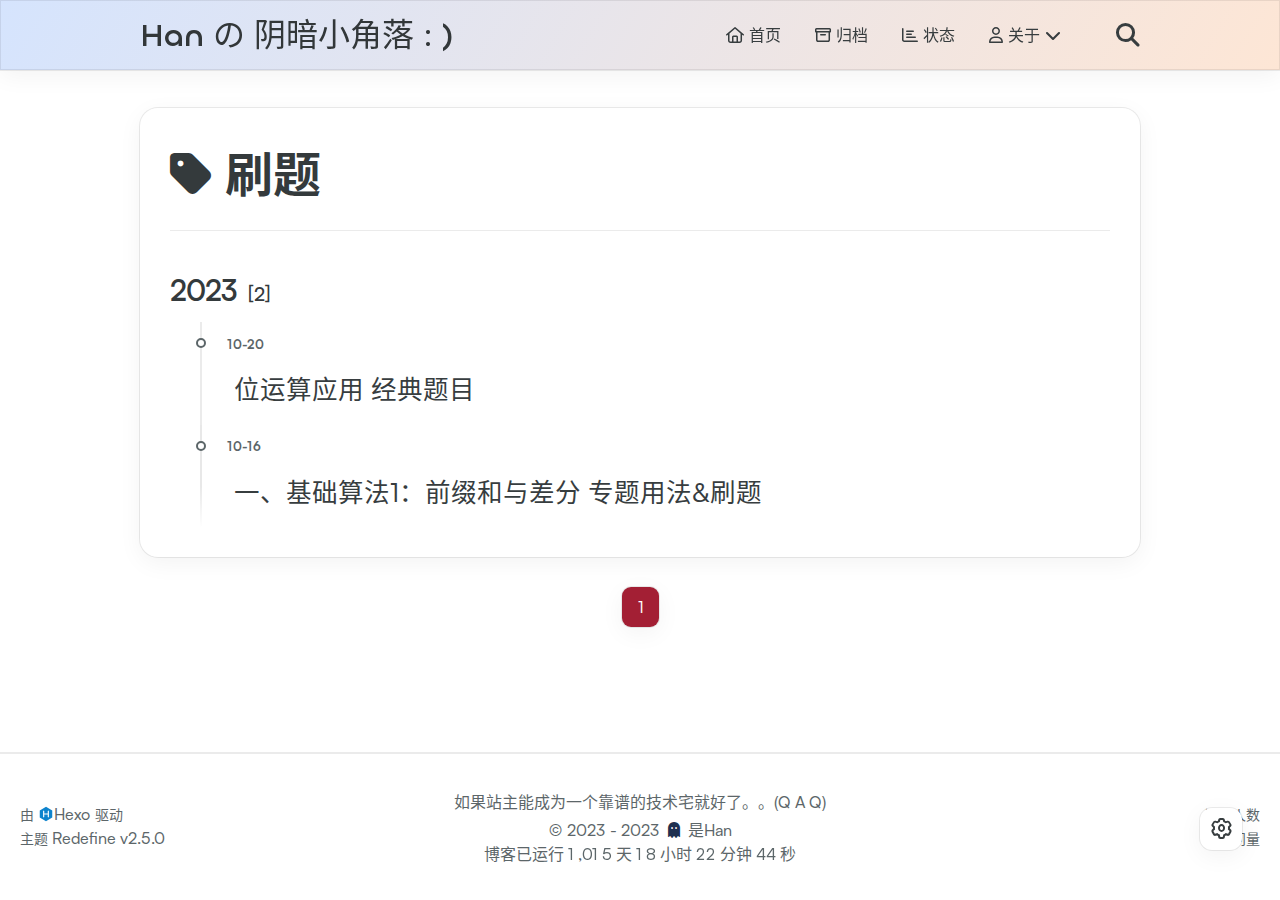
<file: tags/刷题/index.html>
<!DOCTYPE html><html lang="zh-CN"><head><meta charset="utf-8"><meta name="viewport" content="width=device-width,initial-scale=1"><meta name="keywords" content="Hexo Theme Redefine"><meta name="author" content="是Han"><link rel="preconnect" href="https://fonts.googleapis.com"><link rel="preconnect" href="https://fonts.gstatic.com" crossorigin><link rel="canonical" href="http://hereishandesu.github.io/tags/刷题/"><meta name="robots" content="index,follow"><meta name="googlebot" content="index,follow"><meta name="revisit-after" content="1 days"><meta property="og:type" content="website"><meta property="og:title" content="Han の 阴暗小角落 : )"><meta property="og:url" content="http://hereishandesu.github.io/tags/%E5%88%B7%E9%A2%98/index.html"><meta property="og:site_name" content="Han の 阴暗小角落 : )"><meta property="og:locale" content="zh_CN"><meta property="article:author" content="是Han"><meta name="twitter:card" content="summary"><link rel="icon" type="image/png" href="/my_images/blog-logo.jpg" sizes="192x192"><link rel="apple-touch-icon" sizes="180x180" href="/my_images/blog-logo.jpg"><meta name="theme-color" content="#A31F34"><link rel="shortcut icon" href="/my_images/blog-logo.jpg"><title>标签: 刷题 - Han の 阴暗小角落 : )</title><link rel="stylesheet" href="/css/style.css"><link rel="stylesheet" href="/assets/build/styles.css"><link rel="stylesheet" href="/fonts/fonts.css"><link rel="stylesheet" href="/fonts/Satoshi/satoshi.css"><link rel="stylesheet" href="/fonts/Chillax/chillax.css"><link href="" rel="stylesheet"><link href="" rel="stylesheet"><script id="hexo-configurations">window.config={hostname:"hereishandesu.github.io",root:"/",language:"zh-CN",path:"search.xml"},window.theme={articles:{style:{font_size:"16px",line_height:1.5,image_border_radius:"14px",image_alignment:"center",image_caption:!1,link_icon:!0},word_count:{enable:!0,count:!0,min2read:!0},author_label:{enable:!0,auto:!1,list:[]},code_block:{copy:!0,style:"simple",font:{enable:!1,family:null,url:null}},toc:{enable:!0,max_depth:6,number:!1,expand:!0,init_open:!0},copyright:!0,lazyload:!0,recommendation:{enable:!1,title:"猜你想看（猜错了的话那就是算法的错",limit:3,mobile_limit:2,placeholder:"/my_images/recommendation-background.jpg",skip_dirs:[]}},colors:{primary:"#A31F34",secondary:null},global:{fonts:{chinese:{enable:!0,family:null,url:null},english:{enable:!0,family:null,url:null}},content_max_width:"1000px",sidebar_width:"210px",hover:{shadow:!0,scale:!1},scroll_progress:{bar:!0,percentage:!1},website_counter:{url:"https://busuanzi.ibruce.info/busuanzi/2.3/busuanzi.pure.mini.js",enable:!0,site_pv:!0,site_uv:!0,post_pv:!0},single_page:!0,open_graph:!0,google_analytics:{enable:!1,id:null}},home_banner:{enable:!0,style:"fixed",image:{light:"/my_images/light-background.webp",dark:"/my_images/dark-background.webp"},title:"Han の 阴暗小角落 : )",subtitle:{text:["用于日常学习记录和发病（bushi","以及。。请允许我占用您一点时间向您介绍我们的天父和主 —— 异世界情绪 小姐（虔诚.jpg）"],hitokoto:{enable:!1,api:"https://v1.hitokoto.cn"},typing_speed:100,backing_speed:80,starting_delay:500,backing_delay:1500,loop:!0,smart_backspace:!0},text_color:{light:"#dc143c",dark:"#00BFFF"},text_style:{title_size:"2.8rem",subtitle_size:"1.5rem",line_height:1.2},custom_font:{enable:!1,family:null,url:null},social_links:{enable:!0,links:{github:"https://github.com/hereisHandesu",instagram:null,zhihu:null,twitter:"https://twitter.com/chnjinghn4",email:"715727540@qq.com"},qrs:{weixin:null}}},plugins:{feed:{enable:!1},aplayer:{enable:!1,type:"mini",audios:[{name:null,artist:null,url:null,cover:null}]},mermaid:{enable:!0,version:"9.3.0"}},version:"2.5.0",navbar:{auto_hide:!1,color:{left:"#367df7",right:"#f78736",transparency:35},links:{Home:{path:"/",icon:"fa-regular fa-house"},Archives:{path:"/archives",icon:"fa-regular fa-archive"},Status:{path:"https://status.evanluo.top/",icon:"fa-regular fa-chart-bar"},About:{icon:"fa-regular fa-user",submenus:{Me:"/about","异世界情绪（ヰ世界情緒）":"https://zh.moegirl.org.cn/%E5%BC%82%E4%B8%96%E7%95%8C%E6%83%85%E7%BB%AA",Friends:"/friends"}}},search:{enable:!0,preload:!0}},page_templates:{friends_column:2,tags_style:"blur"},home:{sidebar:{enable:!0,position:"right",first_item:"menu",announcement:"小站初成，幸甚至哉 （￣▽￣）",links:{"归档":{path:"/archives",icon:"fa-regular fa-archive"},"标签":{path:"/tags",icon:"fa-regular fa-tags"},"分类":{path:"/categories",icon:"fa-regular fa-folder"}}},article_date_format:"auto",categories:{enable:!0,limit:3},tags:{enable:!0,limit:3}},footerStart:"2023/10/14 17:00:00"},window.lang_ago={second:"%s 秒前",minute:"%s 分钟前",hour:"%s 小时前",day:"%s 天前",week:"%s 周前",month:"%s 个月前",year:"%s 年前"},window.data={masonry:!1}</script><link rel="stylesheet" href="/fontawesome/fontawesome.min.css"><link rel="stylesheet" href="/fontawesome/brands.min.css"><link rel="stylesheet" href="/fontawesome/solid.min.css"><link rel="stylesheet" href="/fontawesome/regular.min.css"><meta name="generator" content="Hexo 6.3.0"></head><body><div class="progress-bar-container"><span class="scroll-progress-bar"></span> <span class="pjax-progress-bar"></span> <span class="swup-progress-icon"><i class="fa-solid fa-circle-notch fa-spin"></i></span></div><main class="page-container" id="swup"><div class="main-content-container"><div class="main-content-header"><header class="navbar-container"><div class="navbar-content"><div class="left"><a class="logo-title" href="/">Han の 阴暗小角落 : )</a></div><div class="right"><div class="desktop"><ul class="navbar-list"><li class="navbar-item"><a href="/"><i class="fa-regular fa-house"></i> 首页</a></li><li class="navbar-item"><a href="/archives"><i class="fa-regular fa-archive"></i> 归档</a></li><li class="navbar-item"><a target="_blank" rel="noopener" href="https://status.evanluo.top/"><i class="fa-regular fa-chart-bar"></i> 状态</a></li><li class="navbar-item"><a class="has-dropdown" href="#" onclick="return!1"><i class="fa-regular fa-user"></i> 关于&nbsp;<i class="fa-solid fa-chevron-down"></i></a><ul class="sub-menu"><li><a href="/about">ME</a></li><li><a target="_blank" rel="noopener" href="https://zh.moegirl.org.cn/%E5%BC%82%E4%B8%96%E7%95%8C%E6%83%85%E7%BB%AA">异世界情绪（ヰ世界情緒）</a></li><li><a href="/friends">友情链接</a></li></ul></li><li class="navbar-item search search-popup-trigger"><i class="fa-solid fa-magnifying-glass"></i></li></ul></div><div class="mobile"><div class="icon-item search search-popup-trigger"><i class="fa-solid fa-magnifying-glass"></i></div><div class="icon-item navbar-bar"><div class="navbar-bar-middle"></div></div></div></div></div><div class="navbar-drawer w-full absolute top-0 left-0 bg-background-color"><ul class="drawer-navbar-list flex flex-col justify-start items-center"><li class="drawer-navbar-item text-base my-1.5 flex justify-center items-center"><a class="rounded-3xl py-1.5 px-5 hover:border hover:!text-primary active:!text-primary group" href="/"><i class="fa-regular fa-house"></i> 首页</a></li><li class="drawer-navbar-item text-base my-1.5 flex justify-center items-center"><a class="rounded-3xl py-1.5 px-5 hover:border hover:!text-primary active:!text-primary group" href="/archives"><i class="fa-regular fa-archive"></i> 归档</a></li><li class="drawer-navbar-item text-base my-1.5 flex justify-center items-center"><a class="rounded-3xl py-1.5 px-5 hover:border hover:!text-primary active:!text-primary group" target="_blank" rel="noopener" href="https://status.evanluo.top/"><i class="fa-regular fa-chart-bar"></i> 状态</a></li><li class="drawer-navbar-item text-base my-1.5 flex justify-center items-center"><a class="rounded-3xl py-1.5 px-5 hover:border hover:!text-primary active:!text-primary group has-dropdown" href="#" onclick="return!1"><i class="fa-regular fa-user"></i> 关于&nbsp;<i class="group-hover:rotate-180 transition-transform fa-solid fa-chevron-down"></i></a></li><li class="drawer-navbar-item text-base flex justify-center items-center hover:underline active:underline hover:underline-offset-1 rounded-3xl"><a class="py-0.5" href="/about">ME</a></li><li class="drawer-navbar-item text-base flex justify-center items-center hover:underline active:underline hover:underline-offset-1 rounded-3xl"><a class="py-0.5" target="_blank" rel="noopener" href="https://zh.moegirl.org.cn/%E5%BC%82%E4%B8%96%E7%95%8C%E6%83%85%E7%BB%AA">异世界情绪（ヰ世界情緒）</a></li><li class="drawer-navbar-item text-base flex justify-center items-center hover:underline active:underline hover:underline-offset-1 rounded-3xl"><a class="py-0.5" href="/friends">友情链接</a></li></ul></div><div class="window-mask"></div></header></div><div class="main-content-body"><div class="main-content"><div class="tag-container"><div class="tag-name"><i class="fa-solid fa-tag"></i>&nbsp;刷题</div><div class="tag-post-list"><div class="archive-list-container"><section class="archive-item"><div class="archive-item-header"><span class="archive-year">2023</span> <span class="archive-year-post-count">[2]</span></div><ul class="article-list"><li class="article-item" date-is="10-20"><a href="/2023/10/20/%E4%BD%8D%E8%BF%90%E7%AE%97%E5%BA%94%E7%94%A8-%E7%BB%8F%E5%85%B8%E9%A2%98%E7%9B%AE/"><span class="article-title">位运算应用 经典题目</span></a></li><li class="article-item" date-is="10-16"><a href="/2023/10/16/%E4%B8%80%E3%80%81%E5%9F%BA%E7%A1%80%E7%AE%97%E6%B3%951%EF%BC%9A%E5%89%8D%E7%BC%80%E5%92%8C%E4%B8%8E%E5%B7%AE%E5%88%86-%E4%B8%93%E9%A2%98%E7%94%A8%E6%B3%95-%E5%88%B7%E9%A2%98/"><span class="article-title">一、基础算法1：前缀和与差分 专题用法&amp;刷题</span></a></li></ul></section></div></div></div><div class="tag-paginator"><div class="paginator"><span class="page-number current">1</span></div></div></div></div><div class="main-content-footer"><footer class="footer mt-5 py-5 h-auto text-base text-third-text-color relative border-t-2 border-t-border-color"><div class="info-container py-3 text-center"><div class="customize-info my-1">如果站主能成为一个靠谱的技术宅就好了。。(Q A Q)</div><div class="text-center">&copy; <span>2023</span> - 2023&nbsp;&nbsp;<i class="fa-solid fa-ghost fa-bounce" style="--fa-animation-duration:0.5s;color:#1e3050"></i>&nbsp;&nbsp;<a href="/">是Han</a></div><script data-swup-reload-script src="https://busuanzi.ibruce.info/busuanzi/2.3/busuanzi.pure.mini.js"></script><div class="relative text-center lg:absolute lg:right-[20px] lg:top-1/2 lg:-translate-y-1/2 lg:text-right"><span id="busuanzi_container_site_uv" class="lg:!block"><span class="text-sm">访问人数</span> <span id="busuanzi_value_site_uv"></span> </span><span id="busuanzi_container_site_pv" class="lg:!block"><span class="text-sm">总访问量</span> <span id="busuanzi_value_site_pv"></span></span></div><div class="relative text-center lg:absolute lg:left-[20px] lg:top-1/2 lg:-translate-y-1/2 lg:text-left"><span class="lg:block text-sm">由 <?xml version="1.0" encoding="utf-8"?><!DOCTYPE svg PUBLIC "-//W3C//DTD SVG 1.1//EN" "http://www.w3.org/Graphics/SVG/1.1/DTD/svg11.dtd"><svg class="relative top-[2px] inline-block align-baseline" version="1.1" id="圖層_1" xmlns="http://www.w3.org/2000/svg" xmlns:xlink="http://www.w3.org/1999/xlink" x="0px" y="0px" width="1rem" height="1rem" viewBox="0 0 512 512" enable-background="new 0 0 512 512" xml:space="preserve"><path fill="#0E83CD" d="M256.4,25.8l-200,115.5L56,371.5l199.6,114.7l200-115.5l0.4-230.2L256.4,25.8z M349,354.6l-18.4,10.7l-18.6-11V275H200v79.6l-18.4,10.7l-18.6-11v-197l18.5-10.6l18.5,10.8V237h112v-79.6l18.5-10.6l18.5,10.8V354.6z"/></svg><a target="_blank" class="text-base" href="https://hexo.io">Hexo</a> 驱动</span> <span class="text-sm lg:block">主题&nbsp;<a class="text-base" target="_blank" href="https://github.com/EvanNotFound/hexo-theme-redefine">Redefine v2.5.0</a></span></div><div>博客已运行 <span class="odometer" id="runtime_days"></span> 天 <span class="odometer" id="runtime_hours"></span> 小时 <span class="odometer" id="runtime_minutes"></span> 分钟 <span class="odometer" id="runtime_seconds"></span> 秒</div><script data-swup-reload-script>try{function odometer_init(){document.querySelectorAll(".odometer").forEach(e=>{new Odometer({el:e,format:"( ddd).dd",duration:200})})}odometer_init()}catch(e){}</script></div></footer></div></div><div class="right-side-tools-container"><div class="side-tools-container"><ul class="hidden-tools-list"><li class="right-bottom-tools tool-font-adjust-plus flex justify-center items-center"><i class="fa-regular fa-magnifying-glass-plus"></i></li><li class="right-bottom-tools tool-font-adjust-minus flex justify-center items-center"><i class="fa-regular fa-magnifying-glass-minus"></i></li><li class="right-bottom-tools tool-dark-light-toggle flex justify-center items-center"><i class="fa-regular fa-moon"></i></li><li class="right-bottom-tools tool-scroll-to-top flex justify-center items-center"><i class="fa-regular fa-arrow-up"></i></li><li class="right-bottom-tools tool-scroll-to-bottom flex justify-center items-center"><i class="fa-regular fa-arrow-down"></i></li></ul><ul class="visible-tools-list"><li class="right-bottom-tools toggle-tools-list flex justify-center items-center"><i class="fa-regular fa-cog fa-spin"></i></li></ul></div></div><div class="image-viewer-container"><img src=""></div><div class="search-pop-overlay"><div class="popup search-popup"><div class="search-header"><span class="search-input-field-pre"><i class="fa-solid fa-keyboard"></i></span><div class="search-input-container"><input autocomplete="off" autocorrect="off" autocapitalize="off" placeholder="搜索..." spellcheck="false" type="search" class="search-input"></div><span class="popup-btn-close"><i class="fa-solid fa-times"></i></span></div><div id="search-result"><div id="no-result"><i class="fa-solid fa-spinner fa-spin-pulse fa-5x fa-fw"></i></div></div></div></div></main><script src="/js/libs/Swup.min.js"></script><script src="/js/libs/SwupSlideTheme.min.js"></script><script src="/js/libs/SwupScriptsPlugin.min.js"></script><script src="/js/libs/SwupProgressPlugin.min.js"></script><script src="/js/libs/SwupScrollPlugin.min.js"></script><script src="/js/libs/SwupPreloadPlugin.min.js"></script><script>const swup=new Swup({plugins:[new SwupScriptsPlugin({optin:!0}),new SwupProgressPlugin,new SwupScrollPlugin({offset:80}),new SwupSlideTheme({mainElement:".main-content-body"}),new SwupPreloadPlugin],containers:["#swup"]})</script><script src="/js/tools/imageViewer.js" type="module"></script><script src="/js/utils.js" type="module"></script><script src="/js/main.js" type="module"></script><script src="/js/layouts/navbarShrink.js" type="module"></script><script src="/js/tools/scrollTopBottom.js" type="module"></script><script src="/js/tools/lightDarkSwitch.js" type="module"></script><script src="/js/layouts/categoryList.js" type="module"></script><script src="/js/tools/localSearch.js" type="module"></script><script src="/js/tools/codeBlock.js" type="module"></script><script src="/js/layouts/lazyload.js" type="module"></script><script src="/js/tools/runtime.js"></script><script src="/js/libs/odometer.min.js"></script><link rel="stylesheet" href="/assets/odometer-theme-minimal.css"><script src="/js/libs/Typed.min.js"></script><script src="/js/plugins/typed.js" type="module"></script><script src="/js/libs/mermaid.min.js"></script><script src="/js/plugins/mermaid.js"></script><div class="post-scripts" data-swup-reload-script><script src="/js/libs/anime.min.js"></script><script src="/js/tools/tocToggle.js" type="module"></script><script src="/js/layouts/toc.js" type="module"></script><script src="/js/plugins/tabs.js" type="module"></script></div></body></html>
</file>
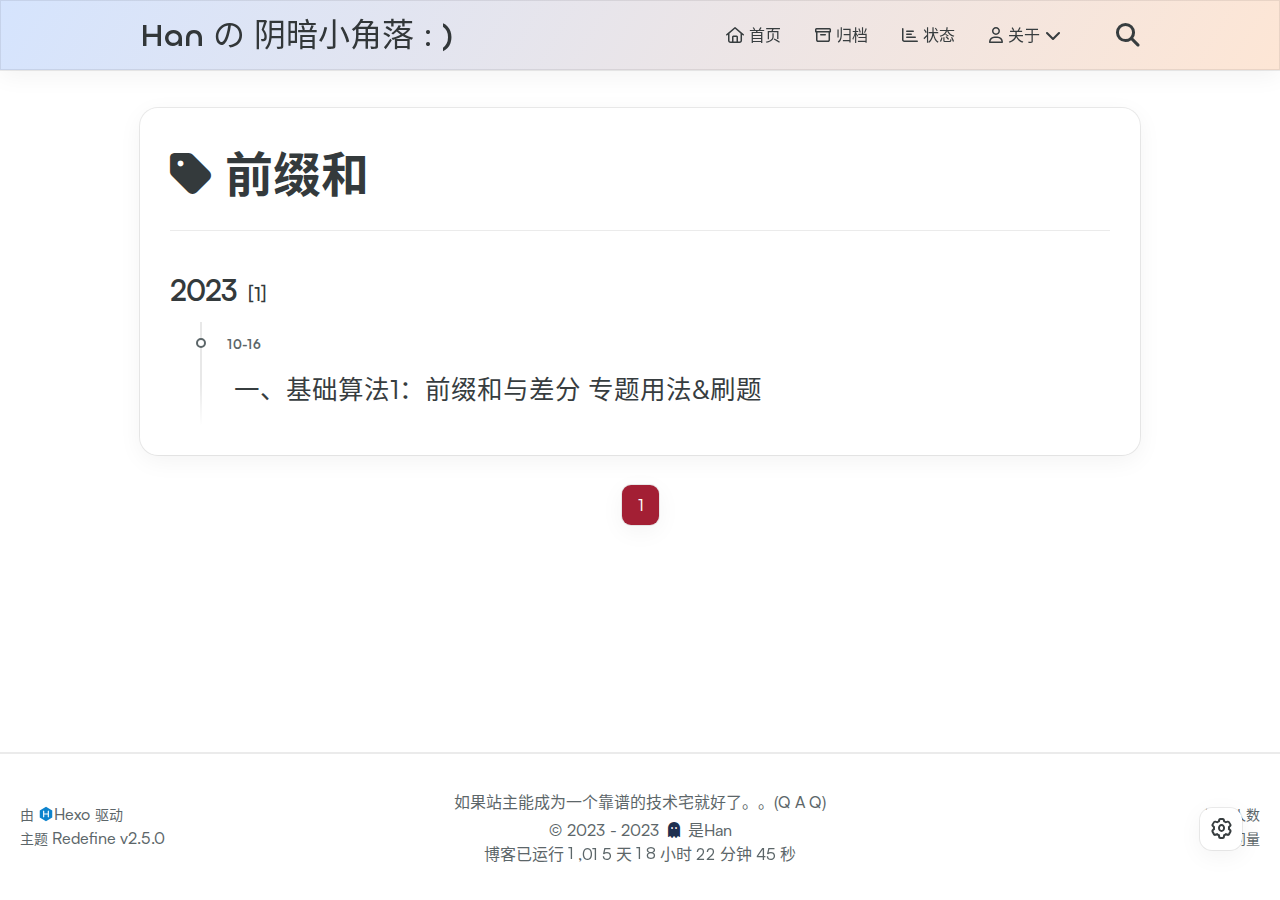
<file: tags/前缀和/index.html>
<!DOCTYPE html><html lang="zh-CN"><head><meta charset="utf-8"><meta name="viewport" content="width=device-width,initial-scale=1"><meta name="keywords" content="Hexo Theme Redefine"><meta name="author" content="是Han"><link rel="preconnect" href="https://fonts.googleapis.com"><link rel="preconnect" href="https://fonts.gstatic.com" crossorigin><link rel="canonical" href="http://hereishandesu.github.io/tags/前缀和/"><meta name="robots" content="index,follow"><meta name="googlebot" content="index,follow"><meta name="revisit-after" content="1 days"><meta property="og:type" content="website"><meta property="og:title" content="Han の 阴暗小角落 : )"><meta property="og:url" content="http://hereishandesu.github.io/tags/%E5%89%8D%E7%BC%80%E5%92%8C/index.html"><meta property="og:site_name" content="Han の 阴暗小角落 : )"><meta property="og:locale" content="zh_CN"><meta property="article:author" content="是Han"><meta name="twitter:card" content="summary"><link rel="icon" type="image/png" href="/my_images/blog-logo.jpg" sizes="192x192"><link rel="apple-touch-icon" sizes="180x180" href="/my_images/blog-logo.jpg"><meta name="theme-color" content="#A31F34"><link rel="shortcut icon" href="/my_images/blog-logo.jpg"><title>标签: 前缀和 - Han の 阴暗小角落 : )</title><link rel="stylesheet" href="/css/style.css"><link rel="stylesheet" href="/assets/build/styles.css"><link rel="stylesheet" href="/fonts/fonts.css"><link rel="stylesheet" href="/fonts/Satoshi/satoshi.css"><link rel="stylesheet" href="/fonts/Chillax/chillax.css"><link href="" rel="stylesheet"><link href="" rel="stylesheet"><script id="hexo-configurations">window.config={hostname:"hereishandesu.github.io",root:"/",language:"zh-CN",path:"search.xml"},window.theme={articles:{style:{font_size:"16px",line_height:1.5,image_border_radius:"14px",image_alignment:"center",image_caption:!1,link_icon:!0},word_count:{enable:!0,count:!0,min2read:!0},author_label:{enable:!0,auto:!1,list:[]},code_block:{copy:!0,style:"simple",font:{enable:!1,family:null,url:null}},toc:{enable:!0,max_depth:6,number:!1,expand:!0,init_open:!0},copyright:!0,lazyload:!0,recommendation:{enable:!1,title:"猜你想看（猜错了的话那就是算法的错",limit:3,mobile_limit:2,placeholder:"/my_images/recommendation-background.jpg",skip_dirs:[]}},colors:{primary:"#A31F34",secondary:null},global:{fonts:{chinese:{enable:!0,family:null,url:null},english:{enable:!0,family:null,url:null}},content_max_width:"1000px",sidebar_width:"210px",hover:{shadow:!0,scale:!1},scroll_progress:{bar:!0,percentage:!1},website_counter:{url:"https://busuanzi.ibruce.info/busuanzi/2.3/busuanzi.pure.mini.js",enable:!0,site_pv:!0,site_uv:!0,post_pv:!0},single_page:!0,open_graph:!0,google_analytics:{enable:!1,id:null}},home_banner:{enable:!0,style:"fixed",image:{light:"/my_images/light-background.webp",dark:"/my_images/dark-background.webp"},title:"Han の 阴暗小角落 : )",subtitle:{text:["用于日常学习记录和发病（bushi","以及。。请允许我占用您一点时间向您介绍我们的天父和主 —— 异世界情绪 小姐（虔诚.jpg）"],hitokoto:{enable:!1,api:"https://v1.hitokoto.cn"},typing_speed:100,backing_speed:80,starting_delay:500,backing_delay:1500,loop:!0,smart_backspace:!0},text_color:{light:"#dc143c",dark:"#00BFFF"},text_style:{title_size:"2.8rem",subtitle_size:"1.5rem",line_height:1.2},custom_font:{enable:!1,family:null,url:null},social_links:{enable:!0,links:{github:"https://github.com/hereisHandesu",instagram:null,zhihu:null,twitter:"https://twitter.com/chnjinghn4",email:"715727540@qq.com"},qrs:{weixin:null}}},plugins:{feed:{enable:!1},aplayer:{enable:!1,type:"mini",audios:[{name:null,artist:null,url:null,cover:null}]},mermaid:{enable:!0,version:"9.3.0"}},version:"2.5.0",navbar:{auto_hide:!1,color:{left:"#367df7",right:"#f78736",transparency:35},links:{Home:{path:"/",icon:"fa-regular fa-house"},Archives:{path:"/archives",icon:"fa-regular fa-archive"},Status:{path:"https://status.evanluo.top/",icon:"fa-regular fa-chart-bar"},About:{icon:"fa-regular fa-user",submenus:{Me:"/about","异世界情绪（ヰ世界情緒）":"https://zh.moegirl.org.cn/%E5%BC%82%E4%B8%96%E7%95%8C%E6%83%85%E7%BB%AA",Friends:"/friends"}}},search:{enable:!0,preload:!0}},page_templates:{friends_column:2,tags_style:"blur"},home:{sidebar:{enable:!0,position:"right",first_item:"menu",announcement:"小站初成，幸甚至哉 （￣▽￣）",links:{"归档":{path:"/archives",icon:"fa-regular fa-archive"},"标签":{path:"/tags",icon:"fa-regular fa-tags"},"分类":{path:"/categories",icon:"fa-regular fa-folder"}}},article_date_format:"auto",categories:{enable:!0,limit:3},tags:{enable:!0,limit:3}},footerStart:"2023/10/14 17:00:00"},window.lang_ago={second:"%s 秒前",minute:"%s 分钟前",hour:"%s 小时前",day:"%s 天前",week:"%s 周前",month:"%s 个月前",year:"%s 年前"},window.data={masonry:!1}</script><link rel="stylesheet" href="/fontawesome/fontawesome.min.css"><link rel="stylesheet" href="/fontawesome/brands.min.css"><link rel="stylesheet" href="/fontawesome/solid.min.css"><link rel="stylesheet" href="/fontawesome/regular.min.css"><meta name="generator" content="Hexo 6.3.0"></head><body><div class="progress-bar-container"><span class="scroll-progress-bar"></span> <span class="pjax-progress-bar"></span> <span class="swup-progress-icon"><i class="fa-solid fa-circle-notch fa-spin"></i></span></div><main class="page-container" id="swup"><div class="main-content-container"><div class="main-content-header"><header class="navbar-container"><div class="navbar-content"><div class="left"><a class="logo-title" href="/">Han の 阴暗小角落 : )</a></div><div class="right"><div class="desktop"><ul class="navbar-list"><li class="navbar-item"><a href="/"><i class="fa-regular fa-house"></i> 首页</a></li><li class="navbar-item"><a href="/archives"><i class="fa-regular fa-archive"></i> 归档</a></li><li class="navbar-item"><a target="_blank" rel="noopener" href="https://status.evanluo.top/"><i class="fa-regular fa-chart-bar"></i> 状态</a></li><li class="navbar-item"><a class="has-dropdown" href="#" onclick="return!1"><i class="fa-regular fa-user"></i> 关于&nbsp;<i class="fa-solid fa-chevron-down"></i></a><ul class="sub-menu"><li><a href="/about">ME</a></li><li><a target="_blank" rel="noopener" href="https://zh.moegirl.org.cn/%E5%BC%82%E4%B8%96%E7%95%8C%E6%83%85%E7%BB%AA">异世界情绪（ヰ世界情緒）</a></li><li><a href="/friends">友情链接</a></li></ul></li><li class="navbar-item search search-popup-trigger"><i class="fa-solid fa-magnifying-glass"></i></li></ul></div><div class="mobile"><div class="icon-item search search-popup-trigger"><i class="fa-solid fa-magnifying-glass"></i></div><div class="icon-item navbar-bar"><div class="navbar-bar-middle"></div></div></div></div></div><div class="navbar-drawer w-full absolute top-0 left-0 bg-background-color"><ul class="drawer-navbar-list flex flex-col justify-start items-center"><li class="drawer-navbar-item text-base my-1.5 flex justify-center items-center"><a class="rounded-3xl py-1.5 px-5 hover:border hover:!text-primary active:!text-primary group" href="/"><i class="fa-regular fa-house"></i> 首页</a></li><li class="drawer-navbar-item text-base my-1.5 flex justify-center items-center"><a class="rounded-3xl py-1.5 px-5 hover:border hover:!text-primary active:!text-primary group" href="/archives"><i class="fa-regular fa-archive"></i> 归档</a></li><li class="drawer-navbar-item text-base my-1.5 flex justify-center items-center"><a class="rounded-3xl py-1.5 px-5 hover:border hover:!text-primary active:!text-primary group" target="_blank" rel="noopener" href="https://status.evanluo.top/"><i class="fa-regular fa-chart-bar"></i> 状态</a></li><li class="drawer-navbar-item text-base my-1.5 flex justify-center items-center"><a class="rounded-3xl py-1.5 px-5 hover:border hover:!text-primary active:!text-primary group has-dropdown" href="#" onclick="return!1"><i class="fa-regular fa-user"></i> 关于&nbsp;<i class="group-hover:rotate-180 transition-transform fa-solid fa-chevron-down"></i></a></li><li class="drawer-navbar-item text-base flex justify-center items-center hover:underline active:underline hover:underline-offset-1 rounded-3xl"><a class="py-0.5" href="/about">ME</a></li><li class="drawer-navbar-item text-base flex justify-center items-center hover:underline active:underline hover:underline-offset-1 rounded-3xl"><a class="py-0.5" target="_blank" rel="noopener" href="https://zh.moegirl.org.cn/%E5%BC%82%E4%B8%96%E7%95%8C%E6%83%85%E7%BB%AA">异世界情绪（ヰ世界情緒）</a></li><li class="drawer-navbar-item text-base flex justify-center items-center hover:underline active:underline hover:underline-offset-1 rounded-3xl"><a class="py-0.5" href="/friends">友情链接</a></li></ul></div><div class="window-mask"></div></header></div><div class="main-content-body"><div class="main-content"><div class="tag-container"><div class="tag-name"><i class="fa-solid fa-tag"></i>&nbsp;前缀和</div><div class="tag-post-list"><div class="archive-list-container"><section class="archive-item"><div class="archive-item-header"><span class="archive-year">2023</span> <span class="archive-year-post-count">[1]</span></div><ul class="article-list"><li class="article-item" date-is="10-16"><a href="/2023/10/16/%E4%B8%80%E3%80%81%E5%9F%BA%E7%A1%80%E7%AE%97%E6%B3%951%EF%BC%9A%E5%89%8D%E7%BC%80%E5%92%8C%E4%B8%8E%E5%B7%AE%E5%88%86-%E4%B8%93%E9%A2%98%E7%94%A8%E6%B3%95-%E5%88%B7%E9%A2%98/"><span class="article-title">一、基础算法1：前缀和与差分 专题用法&amp;刷题</span></a></li></ul></section></div></div></div><div class="tag-paginator"><div class="paginator"><span class="page-number current">1</span></div></div></div></div><div class="main-content-footer"><footer class="footer mt-5 py-5 h-auto text-base text-third-text-color relative border-t-2 border-t-border-color"><div class="info-container py-3 text-center"><div class="customize-info my-1">如果站主能成为一个靠谱的技术宅就好了。。(Q A Q)</div><div class="text-center">&copy; <span>2023</span> - 2023&nbsp;&nbsp;<i class="fa-solid fa-ghost fa-bounce" style="--fa-animation-duration:0.5s;color:#1e3050"></i>&nbsp;&nbsp;<a href="/">是Han</a></div><script data-swup-reload-script src="https://busuanzi.ibruce.info/busuanzi/2.3/busuanzi.pure.mini.js"></script><div class="relative text-center lg:absolute lg:right-[20px] lg:top-1/2 lg:-translate-y-1/2 lg:text-right"><span id="busuanzi_container_site_uv" class="lg:!block"><span class="text-sm">访问人数</span> <span id="busuanzi_value_site_uv"></span> </span><span id="busuanzi_container_site_pv" class="lg:!block"><span class="text-sm">总访问量</span> <span id="busuanzi_value_site_pv"></span></span></div><div class="relative text-center lg:absolute lg:left-[20px] lg:top-1/2 lg:-translate-y-1/2 lg:text-left"><span class="lg:block text-sm">由 <?xml version="1.0" encoding="utf-8"?><!DOCTYPE svg PUBLIC "-//W3C//DTD SVG 1.1//EN" "http://www.w3.org/Graphics/SVG/1.1/DTD/svg11.dtd"><svg class="relative top-[2px] inline-block align-baseline" version="1.1" id="圖層_1" xmlns="http://www.w3.org/2000/svg" xmlns:xlink="http://www.w3.org/1999/xlink" x="0px" y="0px" width="1rem" height="1rem" viewBox="0 0 512 512" enable-background="new 0 0 512 512" xml:space="preserve"><path fill="#0E83CD" d="M256.4,25.8l-200,115.5L56,371.5l199.6,114.7l200-115.5l0.4-230.2L256.4,25.8z M349,354.6l-18.4,10.7l-18.6-11V275H200v79.6l-18.4,10.7l-18.6-11v-197l18.5-10.6l18.5,10.8V237h112v-79.6l18.5-10.6l18.5,10.8V354.6z"/></svg><a target="_blank" class="text-base" href="https://hexo.io">Hexo</a> 驱动</span> <span class="text-sm lg:block">主题&nbsp;<a class="text-base" target="_blank" href="https://github.com/EvanNotFound/hexo-theme-redefine">Redefine v2.5.0</a></span></div><div>博客已运行 <span class="odometer" id="runtime_days"></span> 天 <span class="odometer" id="runtime_hours"></span> 小时 <span class="odometer" id="runtime_minutes"></span> 分钟 <span class="odometer" id="runtime_seconds"></span> 秒</div><script data-swup-reload-script>try{function odometer_init(){document.querySelectorAll(".odometer").forEach(e=>{new Odometer({el:e,format:"( ddd).dd",duration:200})})}odometer_init()}catch(e){}</script></div></footer></div></div><div class="right-side-tools-container"><div class="side-tools-container"><ul class="hidden-tools-list"><li class="right-bottom-tools tool-font-adjust-plus flex justify-center items-center"><i class="fa-regular fa-magnifying-glass-plus"></i></li><li class="right-bottom-tools tool-font-adjust-minus flex justify-center items-center"><i class="fa-regular fa-magnifying-glass-minus"></i></li><li class="right-bottom-tools tool-dark-light-toggle flex justify-center items-center"><i class="fa-regular fa-moon"></i></li><li class="right-bottom-tools tool-scroll-to-top flex justify-center items-center"><i class="fa-regular fa-arrow-up"></i></li><li class="right-bottom-tools tool-scroll-to-bottom flex justify-center items-center"><i class="fa-regular fa-arrow-down"></i></li></ul><ul class="visible-tools-list"><li class="right-bottom-tools toggle-tools-list flex justify-center items-center"><i class="fa-regular fa-cog fa-spin"></i></li></ul></div></div><div class="image-viewer-container"><img src=""></div><div class="search-pop-overlay"><div class="popup search-popup"><div class="search-header"><span class="search-input-field-pre"><i class="fa-solid fa-keyboard"></i></span><div class="search-input-container"><input autocomplete="off" autocorrect="off" autocapitalize="off" placeholder="搜索..." spellcheck="false" type="search" class="search-input"></div><span class="popup-btn-close"><i class="fa-solid fa-times"></i></span></div><div id="search-result"><div id="no-result"><i class="fa-solid fa-spinner fa-spin-pulse fa-5x fa-fw"></i></div></div></div></div></main><script src="/js/libs/Swup.min.js"></script><script src="/js/libs/SwupSlideTheme.min.js"></script><script src="/js/libs/SwupScriptsPlugin.min.js"></script><script src="/js/libs/SwupProgressPlugin.min.js"></script><script src="/js/libs/SwupScrollPlugin.min.js"></script><script src="/js/libs/SwupPreloadPlugin.min.js"></script><script>const swup=new Swup({plugins:[new SwupScriptsPlugin({optin:!0}),new SwupProgressPlugin,new SwupScrollPlugin({offset:80}),new SwupSlideTheme({mainElement:".main-content-body"}),new SwupPreloadPlugin],containers:["#swup"]})</script><script src="/js/tools/imageViewer.js" type="module"></script><script src="/js/utils.js" type="module"></script><script src="/js/main.js" type="module"></script><script src="/js/layouts/navbarShrink.js" type="module"></script><script src="/js/tools/scrollTopBottom.js" type="module"></script><script src="/js/tools/lightDarkSwitch.js" type="module"></script><script src="/js/layouts/categoryList.js" type="module"></script><script src="/js/tools/localSearch.js" type="module"></script><script src="/js/tools/codeBlock.js" type="module"></script><script src="/js/layouts/lazyload.js" type="module"></script><script src="/js/tools/runtime.js"></script><script src="/js/libs/odometer.min.js"></script><link rel="stylesheet" href="/assets/odometer-theme-minimal.css"><script src="/js/libs/Typed.min.js"></script><script src="/js/plugins/typed.js" type="module"></script><script src="/js/libs/mermaid.min.js"></script><script src="/js/plugins/mermaid.js"></script><div class="post-scripts" data-swup-reload-script><script src="/js/libs/anime.min.js"></script><script src="/js/tools/tocToggle.js" type="module"></script><script src="/js/layouts/toc.js" type="module"></script><script src="/js/plugins/tabs.js" type="module"></script></div></body></html>
</file>
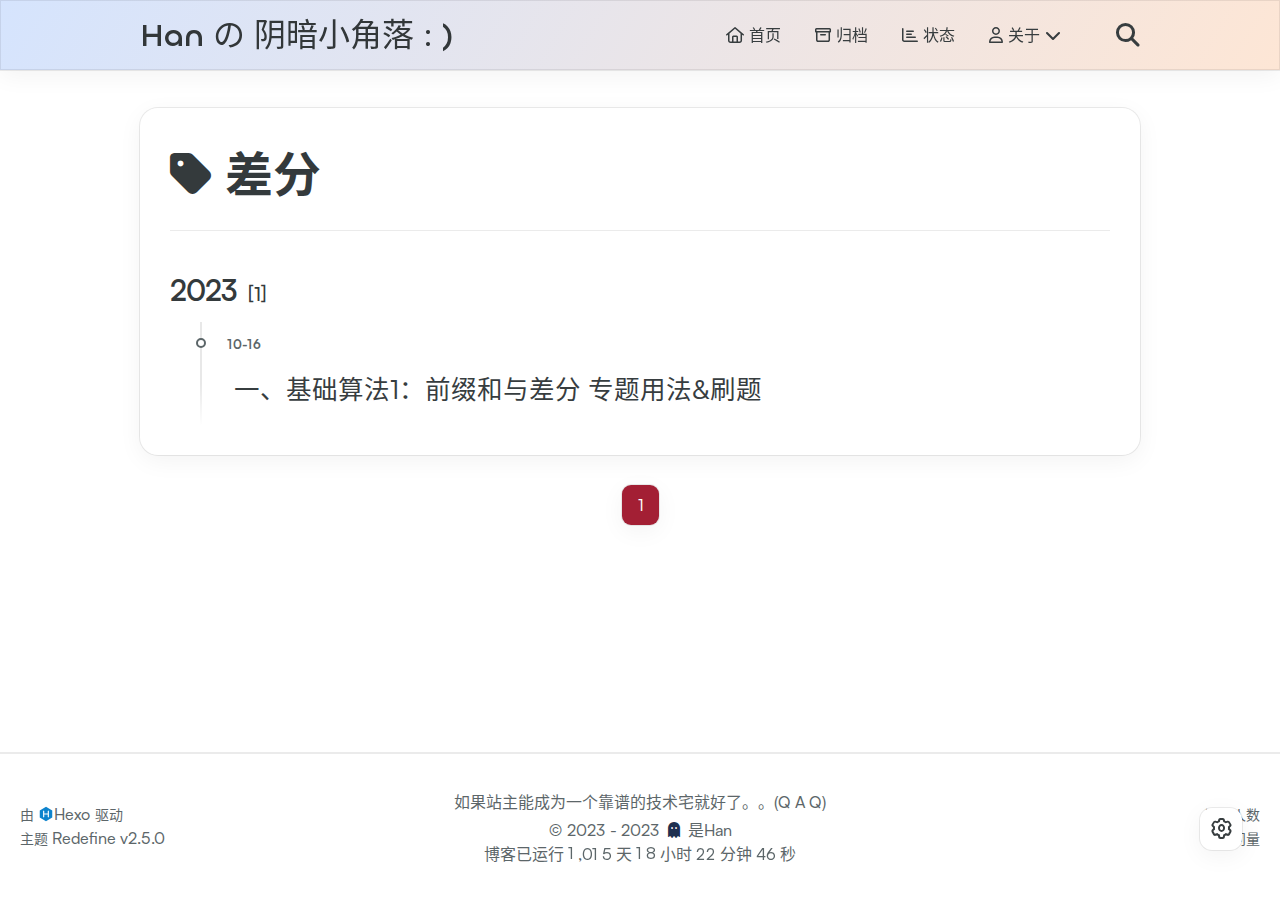
<file: tags/差分/index.html>
<!DOCTYPE html><html lang="zh-CN"><head><meta charset="utf-8"><meta name="viewport" content="width=device-width,initial-scale=1"><meta name="keywords" content="Hexo Theme Redefine"><meta name="author" content="是Han"><link rel="preconnect" href="https://fonts.googleapis.com"><link rel="preconnect" href="https://fonts.gstatic.com" crossorigin><link rel="canonical" href="http://hereishandesu.github.io/tags/差分/"><meta name="robots" content="index,follow"><meta name="googlebot" content="index,follow"><meta name="revisit-after" content="1 days"><meta property="og:type" content="website"><meta property="og:title" content="Han の 阴暗小角落 : )"><meta property="og:url" content="http://hereishandesu.github.io/tags/%E5%B7%AE%E5%88%86/index.html"><meta property="og:site_name" content="Han の 阴暗小角落 : )"><meta property="og:locale" content="zh_CN"><meta property="article:author" content="是Han"><meta name="twitter:card" content="summary"><link rel="icon" type="image/png" href="/my_images/blog-logo.jpg" sizes="192x192"><link rel="apple-touch-icon" sizes="180x180" href="/my_images/blog-logo.jpg"><meta name="theme-color" content="#A31F34"><link rel="shortcut icon" href="/my_images/blog-logo.jpg"><title>标签: 差分 - Han の 阴暗小角落 : )</title><link rel="stylesheet" href="/css/style.css"><link rel="stylesheet" href="/assets/build/styles.css"><link rel="stylesheet" href="/fonts/fonts.css"><link rel="stylesheet" href="/fonts/Satoshi/satoshi.css"><link rel="stylesheet" href="/fonts/Chillax/chillax.css"><link href="" rel="stylesheet"><link href="" rel="stylesheet"><script id="hexo-configurations">window.config={hostname:"hereishandesu.github.io",root:"/",language:"zh-CN",path:"search.xml"},window.theme={articles:{style:{font_size:"16px",line_height:1.5,image_border_radius:"14px",image_alignment:"center",image_caption:!1,link_icon:!0},word_count:{enable:!0,count:!0,min2read:!0},author_label:{enable:!0,auto:!1,list:[]},code_block:{copy:!0,style:"simple",font:{enable:!1,family:null,url:null}},toc:{enable:!0,max_depth:6,number:!1,expand:!0,init_open:!0},copyright:!0,lazyload:!0,recommendation:{enable:!1,title:"猜你想看（猜错了的话那就是算法的错",limit:3,mobile_limit:2,placeholder:"/my_images/recommendation-background.jpg",skip_dirs:[]}},colors:{primary:"#A31F34",secondary:null},global:{fonts:{chinese:{enable:!0,family:null,url:null},english:{enable:!0,family:null,url:null}},content_max_width:"1000px",sidebar_width:"210px",hover:{shadow:!0,scale:!1},scroll_progress:{bar:!0,percentage:!1},website_counter:{url:"https://busuanzi.ibruce.info/busuanzi/2.3/busuanzi.pure.mini.js",enable:!0,site_pv:!0,site_uv:!0,post_pv:!0},single_page:!0,open_graph:!0,google_analytics:{enable:!1,id:null}},home_banner:{enable:!0,style:"fixed",image:{light:"/my_images/light-background.webp",dark:"/my_images/dark-background.webp"},title:"Han の 阴暗小角落 : )",subtitle:{text:["用于日常学习记录和发病（bushi","以及。。请允许我占用您一点时间向您介绍我们的天父和主 —— 异世界情绪 小姐（虔诚.jpg）"],hitokoto:{enable:!1,api:"https://v1.hitokoto.cn"},typing_speed:100,backing_speed:80,starting_delay:500,backing_delay:1500,loop:!0,smart_backspace:!0},text_color:{light:"#dc143c",dark:"#00BFFF"},text_style:{title_size:"2.8rem",subtitle_size:"1.5rem",line_height:1.2},custom_font:{enable:!1,family:null,url:null},social_links:{enable:!0,links:{github:"https://github.com/hereisHandesu",instagram:null,zhihu:null,twitter:"https://twitter.com/chnjinghn4",email:"715727540@qq.com"},qrs:{weixin:null}}},plugins:{feed:{enable:!1},aplayer:{enable:!1,type:"mini",audios:[{name:null,artist:null,url:null,cover:null}]},mermaid:{enable:!0,version:"9.3.0"}},version:"2.5.0",navbar:{auto_hide:!1,color:{left:"#367df7",right:"#f78736",transparency:35},links:{Home:{path:"/",icon:"fa-regular fa-house"},Archives:{path:"/archives",icon:"fa-regular fa-archive"},Status:{path:"https://status.evanluo.top/",icon:"fa-regular fa-chart-bar"},About:{icon:"fa-regular fa-user",submenus:{Me:"/about","异世界情绪（ヰ世界情緒）":"https://zh.moegirl.org.cn/%E5%BC%82%E4%B8%96%E7%95%8C%E6%83%85%E7%BB%AA",Friends:"/friends"}}},search:{enable:!0,preload:!0}},page_templates:{friends_column:2,tags_style:"blur"},home:{sidebar:{enable:!0,position:"right",first_item:"menu",announcement:"小站初成，幸甚至哉 （￣▽￣）",links:{"归档":{path:"/archives",icon:"fa-regular fa-archive"},"标签":{path:"/tags",icon:"fa-regular fa-tags"},"分类":{path:"/categories",icon:"fa-regular fa-folder"}}},article_date_format:"auto",categories:{enable:!0,limit:3},tags:{enable:!0,limit:3}},footerStart:"2023/10/14 17:00:00"},window.lang_ago={second:"%s 秒前",minute:"%s 分钟前",hour:"%s 小时前",day:"%s 天前",week:"%s 周前",month:"%s 个月前",year:"%s 年前"},window.data={masonry:!1}</script><link rel="stylesheet" href="/fontawesome/fontawesome.min.css"><link rel="stylesheet" href="/fontawesome/brands.min.css"><link rel="stylesheet" href="/fontawesome/solid.min.css"><link rel="stylesheet" href="/fontawesome/regular.min.css"><meta name="generator" content="Hexo 6.3.0"></head><body><div class="progress-bar-container"><span class="scroll-progress-bar"></span> <span class="pjax-progress-bar"></span> <span class="swup-progress-icon"><i class="fa-solid fa-circle-notch fa-spin"></i></span></div><main class="page-container" id="swup"><div class="main-content-container"><div class="main-content-header"><header class="navbar-container"><div class="navbar-content"><div class="left"><a class="logo-title" href="/">Han の 阴暗小角落 : )</a></div><div class="right"><div class="desktop"><ul class="navbar-list"><li class="navbar-item"><a href="/"><i class="fa-regular fa-house"></i> 首页</a></li><li class="navbar-item"><a href="/archives"><i class="fa-regular fa-archive"></i> 归档</a></li><li class="navbar-item"><a target="_blank" rel="noopener" href="https://status.evanluo.top/"><i class="fa-regular fa-chart-bar"></i> 状态</a></li><li class="navbar-item"><a class="has-dropdown" href="#" onclick="return!1"><i class="fa-regular fa-user"></i> 关于&nbsp;<i class="fa-solid fa-chevron-down"></i></a><ul class="sub-menu"><li><a href="/about">ME</a></li><li><a target="_blank" rel="noopener" href="https://zh.moegirl.org.cn/%E5%BC%82%E4%B8%96%E7%95%8C%E6%83%85%E7%BB%AA">异世界情绪（ヰ世界情緒）</a></li><li><a href="/friends">友情链接</a></li></ul></li><li class="navbar-item search search-popup-trigger"><i class="fa-solid fa-magnifying-glass"></i></li></ul></div><div class="mobile"><div class="icon-item search search-popup-trigger"><i class="fa-solid fa-magnifying-glass"></i></div><div class="icon-item navbar-bar"><div class="navbar-bar-middle"></div></div></div></div></div><div class="navbar-drawer w-full absolute top-0 left-0 bg-background-color"><ul class="drawer-navbar-list flex flex-col justify-start items-center"><li class="drawer-navbar-item text-base my-1.5 flex justify-center items-center"><a class="rounded-3xl py-1.5 px-5 hover:border hover:!text-primary active:!text-primary group" href="/"><i class="fa-regular fa-house"></i> 首页</a></li><li class="drawer-navbar-item text-base my-1.5 flex justify-center items-center"><a class="rounded-3xl py-1.5 px-5 hover:border hover:!text-primary active:!text-primary group" href="/archives"><i class="fa-regular fa-archive"></i> 归档</a></li><li class="drawer-navbar-item text-base my-1.5 flex justify-center items-center"><a class="rounded-3xl py-1.5 px-5 hover:border hover:!text-primary active:!text-primary group" target="_blank" rel="noopener" href="https://status.evanluo.top/"><i class="fa-regular fa-chart-bar"></i> 状态</a></li><li class="drawer-navbar-item text-base my-1.5 flex justify-center items-center"><a class="rounded-3xl py-1.5 px-5 hover:border hover:!text-primary active:!text-primary group has-dropdown" href="#" onclick="return!1"><i class="fa-regular fa-user"></i> 关于&nbsp;<i class="group-hover:rotate-180 transition-transform fa-solid fa-chevron-down"></i></a></li><li class="drawer-navbar-item text-base flex justify-center items-center hover:underline active:underline hover:underline-offset-1 rounded-3xl"><a class="py-0.5" href="/about">ME</a></li><li class="drawer-navbar-item text-base flex justify-center items-center hover:underline active:underline hover:underline-offset-1 rounded-3xl"><a class="py-0.5" target="_blank" rel="noopener" href="https://zh.moegirl.org.cn/%E5%BC%82%E4%B8%96%E7%95%8C%E6%83%85%E7%BB%AA">异世界情绪（ヰ世界情緒）</a></li><li class="drawer-navbar-item text-base flex justify-center items-center hover:underline active:underline hover:underline-offset-1 rounded-3xl"><a class="py-0.5" href="/friends">友情链接</a></li></ul></div><div class="window-mask"></div></header></div><div class="main-content-body"><div class="main-content"><div class="tag-container"><div class="tag-name"><i class="fa-solid fa-tag"></i>&nbsp;差分</div><div class="tag-post-list"><div class="archive-list-container"><section class="archive-item"><div class="archive-item-header"><span class="archive-year">2023</span> <span class="archive-year-post-count">[1]</span></div><ul class="article-list"><li class="article-item" date-is="10-16"><a href="/2023/10/16/%E4%B8%80%E3%80%81%E5%9F%BA%E7%A1%80%E7%AE%97%E6%B3%951%EF%BC%9A%E5%89%8D%E7%BC%80%E5%92%8C%E4%B8%8E%E5%B7%AE%E5%88%86-%E4%B8%93%E9%A2%98%E7%94%A8%E6%B3%95-%E5%88%B7%E9%A2%98/"><span class="article-title">一、基础算法1：前缀和与差分 专题用法&amp;刷题</span></a></li></ul></section></div></div></div><div class="tag-paginator"><div class="paginator"><span class="page-number current">1</span></div></div></div></div><div class="main-content-footer"><footer class="footer mt-5 py-5 h-auto text-base text-third-text-color relative border-t-2 border-t-border-color"><div class="info-container py-3 text-center"><div class="customize-info my-1">如果站主能成为一个靠谱的技术宅就好了。。(Q A Q)</div><div class="text-center">&copy; <span>2023</span> - 2023&nbsp;&nbsp;<i class="fa-solid fa-ghost fa-bounce" style="--fa-animation-duration:0.5s;color:#1e3050"></i>&nbsp;&nbsp;<a href="/">是Han</a></div><script data-swup-reload-script src="https://busuanzi.ibruce.info/busuanzi/2.3/busuanzi.pure.mini.js"></script><div class="relative text-center lg:absolute lg:right-[20px] lg:top-1/2 lg:-translate-y-1/2 lg:text-right"><span id="busuanzi_container_site_uv" class="lg:!block"><span class="text-sm">访问人数</span> <span id="busuanzi_value_site_uv"></span> </span><span id="busuanzi_container_site_pv" class="lg:!block"><span class="text-sm">总访问量</span> <span id="busuanzi_value_site_pv"></span></span></div><div class="relative text-center lg:absolute lg:left-[20px] lg:top-1/2 lg:-translate-y-1/2 lg:text-left"><span class="lg:block text-sm">由 <?xml version="1.0" encoding="utf-8"?><!DOCTYPE svg PUBLIC "-//W3C//DTD SVG 1.1//EN" "http://www.w3.org/Graphics/SVG/1.1/DTD/svg11.dtd"><svg class="relative top-[2px] inline-block align-baseline" version="1.1" id="圖層_1" xmlns="http://www.w3.org/2000/svg" xmlns:xlink="http://www.w3.org/1999/xlink" x="0px" y="0px" width="1rem" height="1rem" viewBox="0 0 512 512" enable-background="new 0 0 512 512" xml:space="preserve"><path fill="#0E83CD" d="M256.4,25.8l-200,115.5L56,371.5l199.6,114.7l200-115.5l0.4-230.2L256.4,25.8z M349,354.6l-18.4,10.7l-18.6-11V275H200v79.6l-18.4,10.7l-18.6-11v-197l18.5-10.6l18.5,10.8V237h112v-79.6l18.5-10.6l18.5,10.8V354.6z"/></svg><a target="_blank" class="text-base" href="https://hexo.io">Hexo</a> 驱动</span> <span class="text-sm lg:block">主题&nbsp;<a class="text-base" target="_blank" href="https://github.com/EvanNotFound/hexo-theme-redefine">Redefine v2.5.0</a></span></div><div>博客已运行 <span class="odometer" id="runtime_days"></span> 天 <span class="odometer" id="runtime_hours"></span> 小时 <span class="odometer" id="runtime_minutes"></span> 分钟 <span class="odometer" id="runtime_seconds"></span> 秒</div><script data-swup-reload-script>try{function odometer_init(){document.querySelectorAll(".odometer").forEach(e=>{new Odometer({el:e,format:"( ddd).dd",duration:200})})}odometer_init()}catch(e){}</script></div></footer></div></div><div class="right-side-tools-container"><div class="side-tools-container"><ul class="hidden-tools-list"><li class="right-bottom-tools tool-font-adjust-plus flex justify-center items-center"><i class="fa-regular fa-magnifying-glass-plus"></i></li><li class="right-bottom-tools tool-font-adjust-minus flex justify-center items-center"><i class="fa-regular fa-magnifying-glass-minus"></i></li><li class="right-bottom-tools tool-dark-light-toggle flex justify-center items-center"><i class="fa-regular fa-moon"></i></li><li class="right-bottom-tools tool-scroll-to-top flex justify-center items-center"><i class="fa-regular fa-arrow-up"></i></li><li class="right-bottom-tools tool-scroll-to-bottom flex justify-center items-center"><i class="fa-regular fa-arrow-down"></i></li></ul><ul class="visible-tools-list"><li class="right-bottom-tools toggle-tools-list flex justify-center items-center"><i class="fa-regular fa-cog fa-spin"></i></li></ul></div></div><div class="image-viewer-container"><img src=""></div><div class="search-pop-overlay"><div class="popup search-popup"><div class="search-header"><span class="search-input-field-pre"><i class="fa-solid fa-keyboard"></i></span><div class="search-input-container"><input autocomplete="off" autocorrect="off" autocapitalize="off" placeholder="搜索..." spellcheck="false" type="search" class="search-input"></div><span class="popup-btn-close"><i class="fa-solid fa-times"></i></span></div><div id="search-result"><div id="no-result"><i class="fa-solid fa-spinner fa-spin-pulse fa-5x fa-fw"></i></div></div></div></div></main><script src="/js/libs/Swup.min.js"></script><script src="/js/libs/SwupSlideTheme.min.js"></script><script src="/js/libs/SwupScriptsPlugin.min.js"></script><script src="/js/libs/SwupProgressPlugin.min.js"></script><script src="/js/libs/SwupScrollPlugin.min.js"></script><script src="/js/libs/SwupPreloadPlugin.min.js"></script><script>const swup=new Swup({plugins:[new SwupScriptsPlugin({optin:!0}),new SwupProgressPlugin,new SwupScrollPlugin({offset:80}),new SwupSlideTheme({mainElement:".main-content-body"}),new SwupPreloadPlugin],containers:["#swup"]})</script><script src="/js/tools/imageViewer.js" type="module"></script><script src="/js/utils.js" type="module"></script><script src="/js/main.js" type="module"></script><script src="/js/layouts/navbarShrink.js" type="module"></script><script src="/js/tools/scrollTopBottom.js" type="module"></script><script src="/js/tools/lightDarkSwitch.js" type="module"></script><script src="/js/layouts/categoryList.js" type="module"></script><script src="/js/tools/localSearch.js" type="module"></script><script src="/js/tools/codeBlock.js" type="module"></script><script src="/js/layouts/lazyload.js" type="module"></script><script src="/js/tools/runtime.js"></script><script src="/js/libs/odometer.min.js"></script><link rel="stylesheet" href="/assets/odometer-theme-minimal.css"><script src="/js/libs/Typed.min.js"></script><script src="/js/plugins/typed.js" type="module"></script><script src="/js/libs/mermaid.min.js"></script><script src="/js/plugins/mermaid.js"></script><div class="post-scripts" data-swup-reload-script><script src="/js/libs/anime.min.js"></script><script src="/js/tools/tocToggle.js" type="module"></script><script src="/js/layouts/toc.js" type="module"></script><script src="/js/plugins/tabs.js" type="module"></script></div></body></html>
</file>
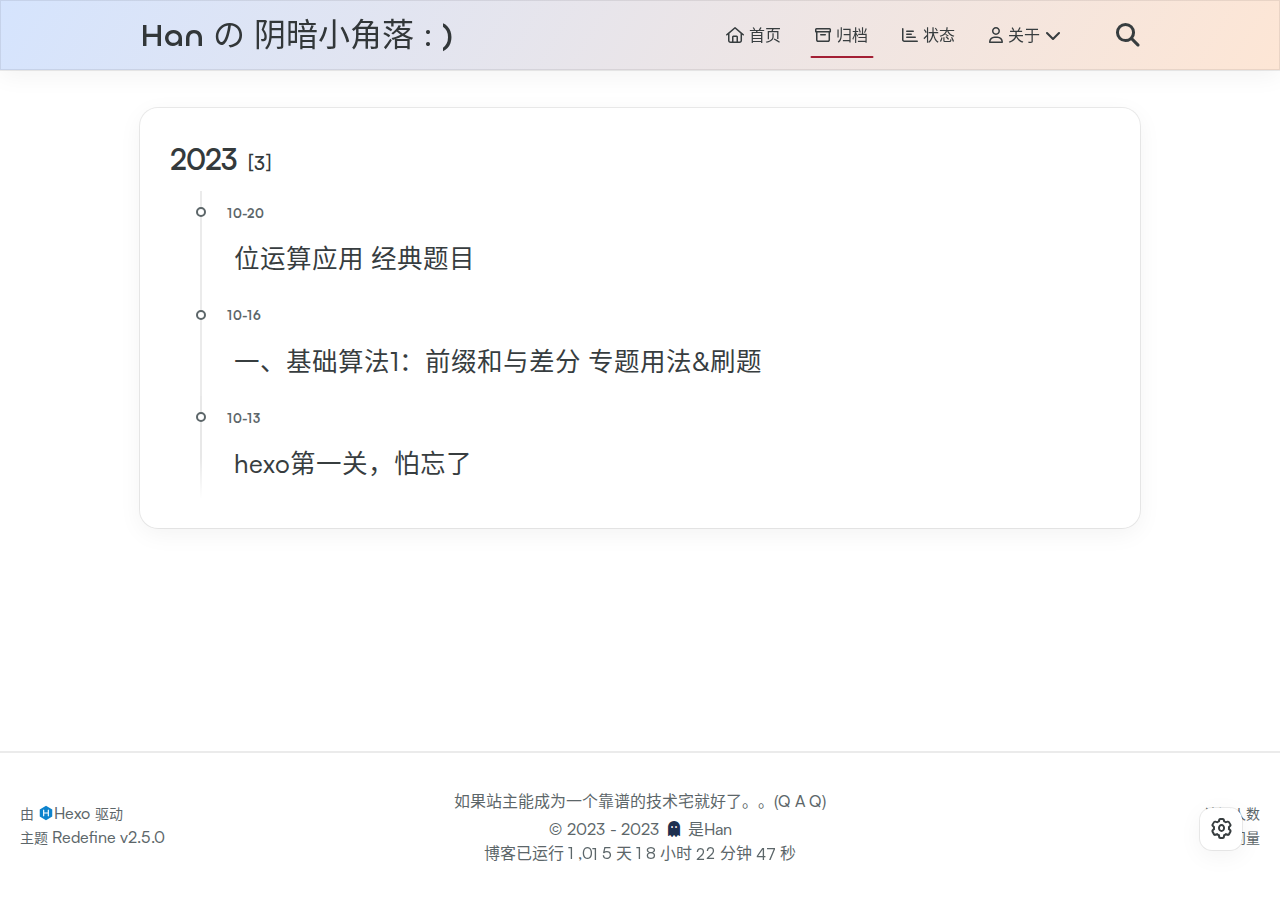
<file: archives/2023/10/index.html>
<!DOCTYPE html><html lang="zh-CN"><head><meta charset="utf-8"><meta name="viewport" content="width=device-width,initial-scale=1"><meta name="keywords" content="Hexo Theme Redefine"><meta name="author" content="是Han"><link rel="preconnect" href="https://fonts.googleapis.com"><link rel="preconnect" href="https://fonts.gstatic.com" crossorigin><link rel="canonical" href="http://hereishandesu.github.io/archives/2023/10/"><meta name="robots" content="index,follow"><meta name="googlebot" content="index,follow"><meta name="revisit-after" content="1 days"><meta property="og:type" content="website"><meta property="og:title" content="Han の 阴暗小角落 : )"><meta property="og:url" content="http://hereishandesu.github.io/archives/2023/10/index.html"><meta property="og:site_name" content="Han の 阴暗小角落 : )"><meta property="og:locale" content="zh_CN"><meta property="article:author" content="是Han"><meta name="twitter:card" content="summary"><link rel="icon" type="image/png" href="/my_images/blog-logo.jpg" sizes="192x192"><link rel="apple-touch-icon" sizes="180x180" href="/my_images/blog-logo.jpg"><meta name="theme-color" content="#A31F34"><link rel="shortcut icon" href="/my_images/blog-logo.jpg"><title>归档: 2023/10 - Han の 阴暗小角落 : )</title><link rel="stylesheet" href="/css/style.css"><link rel="stylesheet" href="/assets/build/styles.css"><link rel="stylesheet" href="/fonts/fonts.css"><link rel="stylesheet" href="/fonts/Satoshi/satoshi.css"><link rel="stylesheet" href="/fonts/Chillax/chillax.css"><link href="" rel="stylesheet"><link href="" rel="stylesheet"><script id="hexo-configurations">window.config={hostname:"hereishandesu.github.io",root:"/",language:"zh-CN",path:"search.xml"},window.theme={articles:{style:{font_size:"16px",line_height:1.5,image_border_radius:"14px",image_alignment:"center",image_caption:!1,link_icon:!0},word_count:{enable:!0,count:!0,min2read:!0},author_label:{enable:!0,auto:!1,list:[]},code_block:{copy:!0,style:"simple",font:{enable:!1,family:null,url:null}},toc:{enable:!0,max_depth:6,number:!1,expand:!0,init_open:!0},copyright:!0,lazyload:!0,recommendation:{enable:!1,title:"猜你想看（猜错了的话那就是算法的错",limit:3,mobile_limit:2,placeholder:"/my_images/recommendation-background.jpg",skip_dirs:[]}},colors:{primary:"#A31F34",secondary:null},global:{fonts:{chinese:{enable:!0,family:null,url:null},english:{enable:!0,family:null,url:null}},content_max_width:"1000px",sidebar_width:"210px",hover:{shadow:!0,scale:!1},scroll_progress:{bar:!0,percentage:!1},website_counter:{url:"https://busuanzi.ibruce.info/busuanzi/2.3/busuanzi.pure.mini.js",enable:!0,site_pv:!0,site_uv:!0,post_pv:!0},single_page:!0,open_graph:!0,google_analytics:{enable:!1,id:null}},home_banner:{enable:!0,style:"fixed",image:{light:"/my_images/light-background.webp",dark:"/my_images/dark-background.webp"},title:"Han の 阴暗小角落 : )",subtitle:{text:["用于日常学习记录和发病（bushi","以及。。请允许我占用您一点时间向您介绍我们的天父和主 —— 异世界情绪 小姐（虔诚.jpg）"],hitokoto:{enable:!1,api:"https://v1.hitokoto.cn"},typing_speed:100,backing_speed:80,starting_delay:500,backing_delay:1500,loop:!0,smart_backspace:!0},text_color:{light:"#dc143c",dark:"#00BFFF"},text_style:{title_size:"2.8rem",subtitle_size:"1.5rem",line_height:1.2},custom_font:{enable:!1,family:null,url:null},social_links:{enable:!0,links:{github:"https://github.com/hereisHandesu",instagram:null,zhihu:null,twitter:"https://twitter.com/chnjinghn4",email:"715727540@qq.com"},qrs:{weixin:null}}},plugins:{feed:{enable:!1},aplayer:{enable:!1,type:"mini",audios:[{name:null,artist:null,url:null,cover:null}]},mermaid:{enable:!0,version:"9.3.0"}},version:"2.5.0",navbar:{auto_hide:!1,color:{left:"#367df7",right:"#f78736",transparency:35},links:{Home:{path:"/",icon:"fa-regular fa-house"},Archives:{path:"/archives",icon:"fa-regular fa-archive"},Status:{path:"https://status.evanluo.top/",icon:"fa-regular fa-chart-bar"},About:{icon:"fa-regular fa-user",submenus:{Me:"/about","异世界情绪（ヰ世界情緒）":"https://zh.moegirl.org.cn/%E5%BC%82%E4%B8%96%E7%95%8C%E6%83%85%E7%BB%AA",Friends:"/friends"}}},search:{enable:!0,preload:!0}},page_templates:{friends_column:2,tags_style:"blur"},home:{sidebar:{enable:!0,position:"right",first_item:"menu",announcement:"小站初成，幸甚至哉 （￣▽￣）",links:{"归档":{path:"/archives",icon:"fa-regular fa-archive"},"标签":{path:"/tags",icon:"fa-regular fa-tags"},"分类":{path:"/categories",icon:"fa-regular fa-folder"}}},article_date_format:"auto",categories:{enable:!0,limit:3},tags:{enable:!0,limit:3}},footerStart:"2023/10/14 17:00:00"},window.lang_ago={second:"%s 秒前",minute:"%s 分钟前",hour:"%s 小时前",day:"%s 天前",week:"%s 周前",month:"%s 个月前",year:"%s 年前"},window.data={masonry:!1}</script><link rel="stylesheet" href="/fontawesome/fontawesome.min.css"><link rel="stylesheet" href="/fontawesome/brands.min.css"><link rel="stylesheet" href="/fontawesome/solid.min.css"><link rel="stylesheet" href="/fontawesome/regular.min.css"><meta name="generator" content="Hexo 6.3.0"></head><body><div class="progress-bar-container"><span class="scroll-progress-bar"></span> <span class="pjax-progress-bar"></span> <span class="swup-progress-icon"><i class="fa-solid fa-circle-notch fa-spin"></i></span></div><main class="page-container" id="swup"><div class="main-content-container"><div class="main-content-header"><header class="navbar-container"><div class="navbar-content"><div class="left"><a class="logo-title" href="/">Han の 阴暗小角落 : )</a></div><div class="right"><div class="desktop"><ul class="navbar-list"><li class="navbar-item"><a href="/"><i class="fa-regular fa-house"></i> 首页</a></li><li class="navbar-item"><a class="active" href="/archives"><i class="fa-regular fa-archive"></i> 归档</a></li><li class="navbar-item"><a target="_blank" rel="noopener" href="https://status.evanluo.top/"><i class="fa-regular fa-chart-bar"></i> 状态</a></li><li class="navbar-item"><a class="has-dropdown" href="#" onclick="return!1"><i class="fa-regular fa-user"></i> 关于&nbsp;<i class="fa-solid fa-chevron-down"></i></a><ul class="sub-menu"><li><a href="/about">ME</a></li><li><a target="_blank" rel="noopener" href="https://zh.moegirl.org.cn/%E5%BC%82%E4%B8%96%E7%95%8C%E6%83%85%E7%BB%AA">异世界情绪（ヰ世界情緒）</a></li><li><a href="/friends">友情链接</a></li></ul></li><li class="navbar-item search search-popup-trigger"><i class="fa-solid fa-magnifying-glass"></i></li></ul></div><div class="mobile"><div class="icon-item search search-popup-trigger"><i class="fa-solid fa-magnifying-glass"></i></div><div class="icon-item navbar-bar"><div class="navbar-bar-middle"></div></div></div></div></div><div class="navbar-drawer w-full absolute top-0 left-0 bg-background-color"><ul class="drawer-navbar-list flex flex-col justify-start items-center"><li class="drawer-navbar-item text-base my-1.5 flex justify-center items-center"><a class="rounded-3xl py-1.5 px-5 hover:border hover:!text-primary active:!text-primary group" href="/"><i class="fa-regular fa-house"></i> 首页</a></li><li class="drawer-navbar-item text-base my-1.5 flex justify-center items-center"><a class="rounded-3xl py-1.5 px-5 hover:border hover:!text-primary active:!text-primary group active" href="/archives"><i class="fa-regular fa-archive"></i> 归档</a></li><li class="drawer-navbar-item text-base my-1.5 flex justify-center items-center"><a class="rounded-3xl py-1.5 px-5 hover:border hover:!text-primary active:!text-primary group" target="_blank" rel="noopener" href="https://status.evanluo.top/"><i class="fa-regular fa-chart-bar"></i> 状态</a></li><li class="drawer-navbar-item text-base my-1.5 flex justify-center items-center"><a class="rounded-3xl py-1.5 px-5 hover:border hover:!text-primary active:!text-primary group has-dropdown" href="#" onclick="return!1"><i class="fa-regular fa-user"></i> 关于&nbsp;<i class="group-hover:rotate-180 transition-transform fa-solid fa-chevron-down"></i></a></li><li class="drawer-navbar-item text-base flex justify-center items-center hover:underline active:underline hover:underline-offset-1 rounded-3xl"><a class="py-0.5" href="/about">ME</a></li><li class="drawer-navbar-item text-base flex justify-center items-center hover:underline active:underline hover:underline-offset-1 rounded-3xl"><a class="py-0.5" target="_blank" rel="noopener" href="https://zh.moegirl.org.cn/%E5%BC%82%E4%B8%96%E7%95%8C%E6%83%85%E7%BB%AA">异世界情绪（ヰ世界情緒）</a></li><li class="drawer-navbar-item text-base flex justify-center items-center hover:underline active:underline hover:underline-offset-1 rounded-3xl"><a class="py-0.5" href="/friends">友情链接</a></li></ul></div><div class="window-mask"></div></header></div><div class="main-content-body"><div class="main-content"><div class="archive-container"><div class="archive-list-container"><section class="archive-item"><div class="archive-item-header"><span class="archive-year">2023</span> <span class="archive-year-post-count">[3]</span></div><ul class="article-list"><li class="article-item" date-is="10-20"><a href="/2023/10/20/%E4%BD%8D%E8%BF%90%E7%AE%97%E5%BA%94%E7%94%A8-%E7%BB%8F%E5%85%B8%E9%A2%98%E7%9B%AE/"><span class="article-title">位运算应用 经典题目</span></a></li><li class="article-item" date-is="10-16"><a href="/2023/10/16/%E4%B8%80%E3%80%81%E5%9F%BA%E7%A1%80%E7%AE%97%E6%B3%951%EF%BC%9A%E5%89%8D%E7%BC%80%E5%92%8C%E4%B8%8E%E5%B7%AE%E5%88%86-%E4%B8%93%E9%A2%98%E7%94%A8%E6%B3%95-%E5%88%B7%E9%A2%98/"><span class="article-title">一、基础算法1：前缀和与差分 专题用法&amp;刷题</span></a></li><li class="article-item" date-is="10-13"><a href="/2023/10/13/hexo%E7%AC%AC%E4%B8%80%E5%85%B3%EF%BC%8C%E6%80%95%E5%BF%98%E4%BA%86/"><span class="article-title">hexo第一关，怕忘了</span></a></li></ul></section></div></div></div></div><div class="main-content-footer"><footer class="footer mt-5 py-5 h-auto text-base text-third-text-color relative border-t-2 border-t-border-color"><div class="info-container py-3 text-center"><div class="customize-info my-1">如果站主能成为一个靠谱的技术宅就好了。。(Q A Q)</div><div class="text-center">&copy; <span>2023</span> - 2023&nbsp;&nbsp;<i class="fa-solid fa-ghost fa-bounce" style="--fa-animation-duration:0.5s;color:#1e3050"></i>&nbsp;&nbsp;<a href="/">是Han</a></div><script data-swup-reload-script src="https://busuanzi.ibruce.info/busuanzi/2.3/busuanzi.pure.mini.js"></script><div class="relative text-center lg:absolute lg:right-[20px] lg:top-1/2 lg:-translate-y-1/2 lg:text-right"><span id="busuanzi_container_site_uv" class="lg:!block"><span class="text-sm">访问人数</span> <span id="busuanzi_value_site_uv"></span> </span><span id="busuanzi_container_site_pv" class="lg:!block"><span class="text-sm">总访问量</span> <span id="busuanzi_value_site_pv"></span></span></div><div class="relative text-center lg:absolute lg:left-[20px] lg:top-1/2 lg:-translate-y-1/2 lg:text-left"><span class="lg:block text-sm">由 <?xml version="1.0" encoding="utf-8"?><!DOCTYPE svg PUBLIC "-//W3C//DTD SVG 1.1//EN" "http://www.w3.org/Graphics/SVG/1.1/DTD/svg11.dtd"><svg class="relative top-[2px] inline-block align-baseline" version="1.1" id="圖層_1" xmlns="http://www.w3.org/2000/svg" xmlns:xlink="http://www.w3.org/1999/xlink" x="0px" y="0px" width="1rem" height="1rem" viewBox="0 0 512 512" enable-background="new 0 0 512 512" xml:space="preserve"><path fill="#0E83CD" d="M256.4,25.8l-200,115.5L56,371.5l199.6,114.7l200-115.5l0.4-230.2L256.4,25.8z M349,354.6l-18.4,10.7l-18.6-11V275H200v79.6l-18.4,10.7l-18.6-11v-197l18.5-10.6l18.5,10.8V237h112v-79.6l18.5-10.6l18.5,10.8V354.6z"/></svg><a target="_blank" class="text-base" href="https://hexo.io">Hexo</a> 驱动</span> <span class="text-sm lg:block">主题&nbsp;<a class="text-base" target="_blank" href="https://github.com/EvanNotFound/hexo-theme-redefine">Redefine v2.5.0</a></span></div><div>博客已运行 <span class="odometer" id="runtime_days"></span> 天 <span class="odometer" id="runtime_hours"></span> 小时 <span class="odometer" id="runtime_minutes"></span> 分钟 <span class="odometer" id="runtime_seconds"></span> 秒</div><script data-swup-reload-script>try{function odometer_init(){document.querySelectorAll(".odometer").forEach(e=>{new Odometer({el:e,format:"( ddd).dd",duration:200})})}odometer_init()}catch(e){}</script></div></footer></div></div><div class="right-side-tools-container"><div class="side-tools-container"><ul class="hidden-tools-list"><li class="right-bottom-tools tool-font-adjust-plus flex justify-center items-center"><i class="fa-regular fa-magnifying-glass-plus"></i></li><li class="right-bottom-tools tool-font-adjust-minus flex justify-center items-center"><i class="fa-regular fa-magnifying-glass-minus"></i></li><li class="right-bottom-tools tool-dark-light-toggle flex justify-center items-center"><i class="fa-regular fa-moon"></i></li><li class="right-bottom-tools tool-scroll-to-top flex justify-center items-center"><i class="fa-regular fa-arrow-up"></i></li><li class="right-bottom-tools tool-scroll-to-bottom flex justify-center items-center"><i class="fa-regular fa-arrow-down"></i></li></ul><ul class="visible-tools-list"><li class="right-bottom-tools toggle-tools-list flex justify-center items-center"><i class="fa-regular fa-cog fa-spin"></i></li></ul></div></div><div class="image-viewer-container"><img src=""></div><div class="search-pop-overlay"><div class="popup search-popup"><div class="search-header"><span class="search-input-field-pre"><i class="fa-solid fa-keyboard"></i></span><div class="search-input-container"><input autocomplete="off" autocorrect="off" autocapitalize="off" placeholder="搜索..." spellcheck="false" type="search" class="search-input"></div><span class="popup-btn-close"><i class="fa-solid fa-times"></i></span></div><div id="search-result"><div id="no-result"><i class="fa-solid fa-spinner fa-spin-pulse fa-5x fa-fw"></i></div></div></div></div></main><script src="/js/libs/Swup.min.js"></script><script src="/js/libs/SwupSlideTheme.min.js"></script><script src="/js/libs/SwupScriptsPlugin.min.js"></script><script src="/js/libs/SwupProgressPlugin.min.js"></script><script src="/js/libs/SwupScrollPlugin.min.js"></script><script src="/js/libs/SwupPreloadPlugin.min.js"></script><script>const swup=new Swup({plugins:[new SwupScriptsPlugin({optin:!0}),new SwupProgressPlugin,new SwupScrollPlugin({offset:80}),new SwupSlideTheme({mainElement:".main-content-body"}),new SwupPreloadPlugin],containers:["#swup"]})</script><script src="/js/tools/imageViewer.js" type="module"></script><script src="/js/utils.js" type="module"></script><script src="/js/main.js" type="module"></script><script src="/js/layouts/navbarShrink.js" type="module"></script><script src="/js/tools/scrollTopBottom.js" type="module"></script><script src="/js/tools/lightDarkSwitch.js" type="module"></script><script src="/js/layouts/categoryList.js" type="module"></script><script src="/js/tools/localSearch.js" type="module"></script><script src="/js/tools/codeBlock.js" type="module"></script><script src="/js/layouts/lazyload.js" type="module"></script><script src="/js/tools/runtime.js"></script><script src="/js/libs/odometer.min.js"></script><link rel="stylesheet" href="/assets/odometer-theme-minimal.css"><script src="/js/libs/Typed.min.js"></script><script src="/js/plugins/typed.js" type="module"></script><script src="/js/libs/mermaid.min.js"></script><script src="/js/plugins/mermaid.js"></script><div class="post-scripts" data-swup-reload-script><script src="/js/libs/anime.min.js"></script><script src="/js/tools/tocToggle.js" type="module"></script><script src="/js/layouts/toc.js" type="module"></script><script src="/js/plugins/tabs.js" type="module"></script></div></body></html>
</file>
<file: assets/build/styles.css>
*,::after,::before{box-sizing:border-box;border-width:0;border-style:solid;border-color:#e5e7eb}::after,::before{--tw-content:''}html{line-height:1.5;-webkit-text-size-adjust:100%;-moz-tab-size:4;-o-tab-size:4;tab-size:4;font-family:ui-sans-serif,system-ui,-apple-system,BlinkMacSystemFont,"Segoe UI",Roboto,"Helvetica Neue",Arial,"Noto Sans",sans-serif,"Apple Color Emoji","Segoe UI Emoji","Segoe UI Symbol","Noto Color Emoji";font-feature-settings:normal;font-variation-settings:normal}body{margin:0;line-height:inherit}hr{height:0;color:inherit;border-top-width:1px}abbr:where([title]){-webkit-text-decoration:underline dotted;text-decoration:underline dotted}h1,h2,h3,h4,h5,h6{font-size:inherit;font-weight:inherit}a{color:inherit;text-decoration:inherit}b,strong{font-weight:bolder}code,kbd,pre,samp{font-family:ui-monospace,SFMono-Regular,Menlo,Monaco,Consolas,"Liberation Mono","Courier New",monospace;font-size:1em}small{font-size:80%}sub,sup{font-size:75%;line-height:0;position:relative;vertical-align:baseline}sub{bottom:-.25em}sup{top:-.5em}table{text-indent:0;border-color:inherit;border-collapse:collapse}button,input,optgroup,select,textarea{font-family:inherit;font-feature-settings:inherit;font-variation-settings:inherit;font-size:100%;font-weight:inherit;line-height:inherit;color:inherit;margin:0;padding:0}button,select{text-transform:none}[type=button],[type=reset],[type=submit],button{-webkit-appearance:button;background-color:transparent;background-image:none}:-moz-focusring{outline:auto}:-moz-ui-invalid{box-shadow:none}progress{vertical-align:baseline}::-webkit-inner-spin-button,::-webkit-outer-spin-button{height:auto}[type=search]{-webkit-appearance:textfield;outline-offset:-2px}::-webkit-search-decoration{-webkit-appearance:none}::-webkit-file-upload-button{-webkit-appearance:button;font:inherit}summary{display:list-item}blockquote,dd,dl,figure,h1,h2,h3,h4,h5,h6,hr,p,pre{margin:0}fieldset{margin:0;padding:0}legend{padding:0}menu,ol,ul{list-style:none;margin:0;padding:0}dialog{padding:0}textarea{resize:vertical}input::-moz-placeholder,textarea::-moz-placeholder{opacity:1;color:#9ca3af}input::placeholder,textarea::placeholder{opacity:1;color:#9ca3af}[role=button],button{cursor:pointer}:disabled{cursor:default}audio,canvas,embed,iframe,img,object,svg,video{display:block;vertical-align:middle}img,video{max-width:100%;height:auto}[hidden]{display:none}*,::after,::before{--tw-border-spacing-x:0;--tw-border-spacing-y:0;--tw-translate-x:0;--tw-translate-y:0;--tw-rotate:0;--tw-skew-x:0;--tw-skew-y:0;--tw-scale-x:1;--tw-scale-y:1;--tw-pan-x: ;--tw-pan-y: ;--tw-pinch-zoom: ;--tw-scroll-snap-strictness:proximity;--tw-gradient-from-position: ;--tw-gradient-via-position: ;--tw-gradient-to-position: ;--tw-ordinal: ;--tw-slashed-zero: ;--tw-numeric-figure: ;--tw-numeric-spacing: ;--tw-numeric-fraction: ;--tw-ring-inset: ;--tw-ring-offset-width:0px;--tw-ring-offset-color:#fff;--tw-ring-color:rgb(59 130 246 / 0.5);--tw-ring-offset-shadow:0 0 #0000;--tw-ring-shadow:0 0 #0000;--tw-shadow:0 0 #0000;--tw-shadow-colored:0 0 #0000;--tw-blur: ;--tw-brightness: ;--tw-contrast: ;--tw-grayscale: ;--tw-hue-rotate: ;--tw-invert: ;--tw-saturate: ;--tw-sepia: ;--tw-drop-shadow: ;--tw-backdrop-blur: ;--tw-backdrop-brightness: ;--tw-backdrop-contrast: ;--tw-backdrop-grayscale: ;--tw-backdrop-hue-rotate: ;--tw-backdrop-invert: ;--tw-backdrop-opacity: ;--tw-backdrop-saturate: ;--tw-backdrop-sepia: }::backdrop{--tw-border-spacing-x:0;--tw-border-spacing-y:0;--tw-translate-x:0;--tw-translate-y:0;--tw-rotate:0;--tw-skew-x:0;--tw-skew-y:0;--tw-scale-x:1;--tw-scale-y:1;--tw-pan-x: ;--tw-pan-y: ;--tw-pinch-zoom: ;--tw-scroll-snap-strictness:proximity;--tw-gradient-from-position: ;--tw-gradient-via-position: ;--tw-gradient-to-position: ;--tw-ordinal: ;--tw-slashed-zero: ;--tw-numeric-figure: ;--tw-numeric-spacing: ;--tw-numeric-fraction: ;--tw-ring-inset: ;--tw-ring-offset-width:0px;--tw-ring-offset-color:#fff;--tw-ring-color:rgb(59 130 246 / 0.5);--tw-ring-offset-shadow:0 0 #0000;--tw-ring-shadow:0 0 #0000;--tw-shadow:0 0 #0000;--tw-shadow-colored:0 0 #0000;--tw-blur: ;--tw-brightness: ;--tw-contrast: ;--tw-grayscale: ;--tw-hue-rotate: ;--tw-invert: ;--tw-saturate: ;--tw-sepia: ;--tw-drop-shadow: ;--tw-backdrop-blur: ;--tw-backdrop-brightness: ;--tw-backdrop-contrast: ;--tw-backdrop-grayscale: ;--tw-backdrop-hue-rotate: ;--tw-backdrop-invert: ;--tw-backdrop-opacity: ;--tw-backdrop-saturate: ;--tw-backdrop-sepia: }.container{width:100%}@media (min-width:640px){.container{max-width:640px}}@media (min-width:768px){.container{max-width:768px}}@media (min-width:1024px){.container{max-width:1024px}}@media (min-width:1280px){.container{max-width:1280px}}@media (min-width:1536px){.container{max-width:1536px}}.visible{visibility:visible}.static{position:static}.fixed{position:fixed}.absolute{position:absolute}.relative{position:relative}.sticky{position:sticky}.left-0{left:0}.left-\[48\.5px\]{left:48.5px}.right-\[12px\]{right:12px}.top-0{top:0}.top-3{top:.75rem}.top-\[12px\]{top:12px}.top-\[2px\]{top:2px}.z-1{z-index:1001}.-m-5{margin:-1.25rem}.m-1{margin:.25rem}.mx-0{margin-left:0;margin-right:0}.my-1{margin-top:.25rem;margin-bottom:.25rem}.my-1\.5{margin-top:.375rem;margin-bottom:.375rem}.my-2{margin-top:.5rem;margin-bottom:.5rem}.my-2\.5{margin-top:.625rem;margin-bottom:.625rem}.mb-3{margin-bottom:.75rem}.mb-4{margin-bottom:1rem}.mb-5{margin-bottom:1.25rem}.mb-6{margin-bottom:1.5rem}.mr-4{margin-right:1rem}.mr-\[3px\]{margin-right:3px}.mt-1{margin-top:.25rem}.mt-1\.5{margin-top:.375rem}.mt-2{margin-top:.5rem}.mt-5{margin-top:1.25rem}.ml-1{margin-left:.25rem}.ml-1\.5{margin-left:.375rem}.block{display:block}.inline-block{display:inline-block}.inline{display:inline}.flex{display:flex}.table{display:table}.table-cell{display:table-cell}.grid{display:grid}.contents{display:contents}.hidden{display:none}.h-1{height:.25rem}.h-10{height:2.5rem}.h-16{height:4rem}.h-2{height:.5rem}.h-32{height:8rem}.h-\[150px\]{height:150px}.h-auto{height:auto}.h-full{height:100%}.h-\[46px\]{height:46px}.w-10{width:2.5rem}.w-16{width:4rem}.w-2{width:.5rem}.w-full{width:100%}.w-\[46px\]{width:46px}.min-w-0{min-width:0}.\!max-w-none{max-width:none!important}.max-w-none{max-width:none}.flex-shrink-0{flex-shrink:0}.shrink{flex-shrink:1}.-rotate-45{--tw-rotate:-45deg;transform:translate(var(--tw-translate-x),var(--tw-translate-y)) rotate(var(--tw-rotate)) skewX(var(--tw-skew-x)) skewY(var(--tw-skew-y)) scaleX(var(--tw-scale-x)) scaleY(var(--tw-scale-y))}.scale-100{--tw-scale-x:1;--tw-scale-y:1;transform:translate(var(--tw-translate-x),var(--tw-translate-y)) rotate(var(--tw-rotate)) skewX(var(--tw-skew-x)) skewY(var(--tw-skew-y)) scaleX(var(--tw-scale-x)) scaleY(var(--tw-scale-y))}.transform{transform:translate(var(--tw-translate-x),var(--tw-translate-y)) rotate(var(--tw-rotate)) skewX(var(--tw-skew-x)) skewY(var(--tw-skew-y)) scaleX(var(--tw-scale-x)) scaleY(var(--tw-scale-y))}.cursor-default{cursor:default}.resize{resize:both}.grid-cols-2{grid-template-columns:repeat(2,minmax(0,1fr))}.flex-row{flex-direction:row}.flex-col{flex-direction:column}.items-center{align-items:center}.justify-start{justify-content:flex-start}.justify-center{justify-content:center}.justify-between{justify-content:space-between}.gap-1{gap:.25rem}.gap-4{gap:1rem}.gap-6{gap:1.5rem}.gap-2{gap:.5rem}.overflow-hidden{overflow:hidden}.truncate{overflow:hidden;text-overflow:ellipsis;white-space:nowrap}.rounded-3xl{border-radius:1.5rem}.rounded-\[6\.2px\]{border-radius:6.2px}.rounded-lg{border-radius:.5rem}.rounded-medium{border-radius:14px}.rounded-xl{border-radius:.75rem}.rounded-small{border-radius:9px}.rounded-l-lg{border-top-left-radius:.5rem;border-bottom-left-radius:.5rem}.rounded-t-\[10\.8px\]{border-top-left-radius:10.8px;border-top-right-radius:10.8px}.rounded-t-lg{border-top-left-radius:.5rem;border-top-right-radius:.5rem}.rounded-bl-lg{border-bottom-left-radius:.5rem}.rounded-tl-none{border-top-left-radius:0}.border{border-width:1px}.border-b{border-bottom-width:1px}.border-l{border-left-width:1px}.border-t{border-top-width:1px}.border-t-2{border-top-width:2px}.border-solid{border-style:solid}.border-border-color{border-color:var(--border-color)}.border-shadow-color-1{border-color:var(--shadow-color-1)}.border-t-border-color{border-top-color:var(--border-color)}.bg-background-color{background-color:var(--background-color)}.bg-background-color-transparent-15{background-color:var(--background-color-transparent-15)}.bg-third-background-color{background-color:var(--third-background-color)}.bg-zinc-50{--tw-bg-opacity:1;background-color:rgb(250 250 250 / var(--tw-bg-opacity))}.object-cover{-o-object-fit:cover;object-fit:cover}.p-1{padding:.25rem}.p-5{padding:1.25rem}.p-\[1px\]{padding:1px}.px-4{padding-left:1rem;padding-right:1rem}.px-5{padding-left:1.25rem;padding-right:1.25rem}.px-\[10px\]{padding-left:10px;padding-right:10px}.py-0{padding-top:0;padding-bottom:0}.py-0\.5{padding-top:.125rem;padding-bottom:.125rem}.py-1{padding-top:.25rem;padding-bottom:.25rem}.py-1\.5{padding-top:.375rem;padding-bottom:.375rem}.py-2{padding-top:.5rem;padding-bottom:.5rem}.py-3{padding-top:.75rem;padding-bottom:.75rem}.py-5{padding-top:1.25rem;padding-bottom:1.25rem}.py-\[2px\]{padding-top:2px;padding-bottom:2px}.px-0{padding-left:0;padding-right:0}.px-0\.5{padding-left:.125rem;padding-right:.125rem}.px-2{padding-left:.5rem;padding-right:.5rem}.text-center{text-align:center}.align-baseline{vertical-align:baseline}.text-2xl{font-size:1.5rem;line-height:2rem}.text-\[0\.65rem\]{font-size:.65rem}.text-\[0\.7rem\]{font-size:.7rem}.text-\[3\.2rem\]{font-size:3.2rem}.text-base{font-size:1rem;line-height:1.5rem}.text-lg{font-size:1.125rem;line-height:1.75rem}.text-sm{font-size:.875rem;line-height:1.25rem}.text-xs{font-size:.75rem;line-height:1rem}.font-bold{font-weight:700}.font-normal{font-weight:400}.font-semibold{font-weight:600}.uppercase{text-transform:uppercase}.lowercase{text-transform:lowercase}.italic{font-style:italic}.ordinal{--tw-ordinal:ordinal;font-variant-numeric:var(--tw-ordinal) var(--tw-slashed-zero) var(--tw-numeric-figure) var(--tw-numeric-spacing) var(--tw-numeric-fraction)}.leading-\[1\]{line-height:1}.text-second-text-color{color:var(--second-text-color)}.text-third-text-color{color:var(--third-text-color)}.text-default-text-color{color:var(--default-text-color)}.shadow{--tw-shadow:0 1px 3px 0 rgb(0 0 0 / 0.1),0 1px 2px -1px rgb(0 0 0 / 0.1);--tw-shadow-colored:0 1px 3px 0 var(--tw-shadow-color),0 1px 2px -1px var(--tw-shadow-color);box-shadow:var(--tw-ring-offset-shadow,0 0 #0000),var(--tw-ring-shadow,0 0 #0000),var(--tw-shadow)}.blur{--tw-blur:blur(8px);filter:var(--tw-blur) var(--tw-brightness) var(--tw-contrast) var(--tw-grayscale) var(--tw-hue-rotate) var(--tw-invert) var(--tw-saturate) var(--tw-sepia) var(--tw-drop-shadow)}.drop-shadow{--tw-drop-shadow:drop-shadow(0 1px 2px rgb(0 0 0 / 0.1)) drop-shadow(0 1px 1px rgb(0 0 0 / 0.06));filter:var(--tw-blur) var(--tw-brightness) var(--tw-contrast) var(--tw-grayscale) var(--tw-hue-rotate) var(--tw-invert) var(--tw-saturate) var(--tw-sepia) var(--tw-drop-shadow)}.invert{--tw-invert:invert(100%);filter:var(--tw-blur) var(--tw-brightness) var(--tw-contrast) var(--tw-grayscale) var(--tw-hue-rotate) var(--tw-invert) var(--tw-saturate) var(--tw-sepia) var(--tw-drop-shadow)}.filter{filter:var(--tw-blur) var(--tw-brightness) var(--tw-contrast) var(--tw-grayscale) var(--tw-hue-rotate) var(--tw-invert) var(--tw-saturate) var(--tw-sepia) var(--tw-drop-shadow)}.backdrop-filter{-webkit-backdrop-filter:var(--tw-backdrop-blur) var(--tw-backdrop-brightness) var(--tw-backdrop-contrast) var(--tw-backdrop-grayscale) var(--tw-backdrop-hue-rotate) var(--tw-backdrop-invert) var(--tw-backdrop-opacity) var(--tw-backdrop-saturate) var(--tw-backdrop-sepia);backdrop-filter:var(--tw-backdrop-blur) var(--tw-backdrop-brightness) var(--tw-backdrop-contrast) var(--tw-backdrop-grayscale) var(--tw-backdrop-hue-rotate) var(--tw-backdrop-invert) var(--tw-backdrop-opacity) var(--tw-backdrop-saturate) var(--tw-backdrop-sepia)}.transition{transition-property:color,background-color,border-color,text-decoration-color,fill,stroke,opacity,box-shadow,transform,filter,-webkit-backdrop-filter;transition-property:color,background-color,border-color,text-decoration-color,fill,stroke,opacity,box-shadow,transform,filter,backdrop-filter;transition-property:color,background-color,border-color,text-decoration-color,fill,stroke,opacity,box-shadow,transform,filter,backdrop-filter,-webkit-backdrop-filter;transition-timing-function:cubic-bezier(0.4,0,0.2,1);transition-duration:150ms}.transition-all{transition-property:all;transition-timing-function:cubic-bezier(0.4,0,0.2,1);transition-duration:150ms}.transition-transform{transition-property:transform;transition-timing-function:cubic-bezier(0.4,0,0.2,1);transition-duration:150ms}.duration-100{transition-duration:.1s}.ease-linear{transition-timing-function:linear}.hover\:border:hover{border-width:1px}.hover\:\!text-primary:hover{color:var(--primary-color)!important}.hover\:text-first-text-color:hover{color:var(--first-text-color)}.hover\:underline:hover{text-decoration-line:underline}.hover\:underline-offset-1:hover{text-underline-offset:1px}.active\:scale-95:active{--tw-scale-x:.95;--tw-scale-y:.95;transform:translate(var(--tw-translate-x),var(--tw-translate-y)) rotate(var(--tw-rotate)) skewX(var(--tw-skew-x)) skewY(var(--tw-skew-y)) scaleX(var(--tw-scale-x)) scaleY(var(--tw-scale-y))}.active\:\!text-primary:active{color:var(--primary-color)!important}.active\:underline:active{text-decoration-line:underline}.group:hover .group-hover\:rotate-180{--tw-rotate:180deg;transform:translate(var(--tw-translate-x),var(--tw-translate-y)) rotate(var(--tw-rotate)) skewX(var(--tw-skew-x)) skewY(var(--tw-skew-y)) scaleX(var(--tw-scale-x)) scaleY(var(--tw-scale-y))}.group:hover .group-hover\:\!text-primary{color:var(--primary-color)!important}:is(.dark .dark\:bg-zinc-800){--tw-bg-opacity:1;background-color:rgb(39 39 42 / var(--tw-bg-opacity))}:is(.dark .dark\:brightness-75){--tw-brightness:brightness(.75);filter:var(--tw-blur) var(--tw-brightness) var(--tw-contrast) var(--tw-grayscale) var(--tw-hue-rotate) var(--tw-invert) var(--tw-saturate) var(--tw-sepia) var(--tw-drop-shadow)}@media (min-width:640px){.sm\:-m-6{margin:-1.5rem}.sm\:mb-4{margin-bottom:1rem}.sm\:grid-cols-3{grid-template-columns:repeat(3,minmax(0,1fr))}.sm\:gap-2{gap:.5rem}}@media (min-width:768px){.md\:-m-7{margin:-1.75rem}.md\:mb-5{margin-bottom:1.25rem}.md\:h-44{height:11rem}.md\:rounded-t-large{border-top-left-radius:18px;border-top-right-radius:18px}}@media (min-width:1024px){.lg\:absolute{position:absolute}.lg\:left-\[20px\]{left:20px}.lg\:right-\[20px\]{right:20px}.lg\:top-1\/2{top:50%}.lg\:\!block{display:block!important}.lg\:block{display:block}.lg\:-translate-y-1\/2{--tw-translate-y:-50%;transform:translate(var(--tw-translate-x),var(--tw-translate-y)) rotate(var(--tw-rotate)) skewX(var(--tw-skew-x)) skewY(var(--tw-skew-y)) scaleX(var(--tw-scale-x)) scaleY(var(--tw-scale-y))}.lg\:text-left{text-align:left}.lg\:text-right{text-align:right}}
</file>
<file: fonts/fonts.css>
@font-face{font-family:"Noto Sans SC";font-style:normal;font-weight:400;font-display:swap;src:local("Noto Sans SC"),url("./noto-sans-sc-v26-chinese-simplified-regular.woff2") format("woff2"),url("./noto-sans-sc-v26-chinese-simplified-regular.woff") format("woff")}@font-face{font-family:"Noto Sans SC";font-style:normal;font-weight:700;font-display:swap;src:local("Noto Sans SC"),url("./noto-sans-sc-v26-chinese-simplified-700.woff2") format("woff2"),url("./noto-sans-sc-v26-chinese-simplified-700.woff") format("woff")}@font-face{font-display:swap;font-family:"Ubuntu Mono";font-style:normal;font-weight:400;src:url("./ubuntu-mono-v15-latin-regular.woff2") format("woff2"),url("./ubuntu-mono-v15-latin-regular.woff") format("woff")}
</file>
<file: fonts/Satoshi/satoshi.css>
@font-face{font-family:Satoshi-Variable;src:url('Satoshi-Variable.woff2') format('woff2'),url('Satoshi-Variable.woff') format('woff'),url('Satoshi-Variable.ttf') format('truetype');font-weight:300 900;font-display:swap;font-style:normal}@font-face{font-family:Satoshi-VariableItalic;src:url('Satoshi-VariableItalic.woff2') format('woff2'),url('Satoshi-VariableItalic.woff') format('woff'),url('Satoshi-VariableItalic.ttf') format('truetype');font-weight:300 900;font-display:swap;font-style:italic}
</file>
<file: fonts/Chillax/chillax.css>
@font-face{font-family:Chillax-Variable;src:url('Chillax-Variable.woff2') format('woff2'),url('Chillax-Variable.woff') format('woff'),url('Chillax-Variable.ttf') format('truetype');font-weight:200 700;font-display:swap;font-style:normal}
</file>
<file: assets/odometer-theme-minimal.css>
.odometer.odometer-auto-theme,.odometer.odometer-theme-minimal{display:inline-block;vertical-align:middle;position:relative}.odometer.odometer-auto-theme .odometer-digit,.odometer.odometer-theme-minimal .odometer-digit{display:inline-block;vertical-align:middle;position:relative}.odometer.odometer-auto-theme .odometer-digit .odometer-digit-spacer,.odometer.odometer-theme-minimal .odometer-digit .odometer-digit-spacer{display:inline-block;vertical-align:middle;visibility:hidden}.odometer.odometer-auto-theme .odometer-digit .odometer-digit-inner,.odometer.odometer-theme-minimal .odometer-digit .odometer-digit-inner{text-align:left;display:block;position:absolute;top:0;left:0;right:0;bottom:0;overflow:hidden}.odometer.odometer-auto-theme .odometer-digit .odometer-ribbon,.odometer.odometer-theme-minimal .odometer-digit .odometer-ribbon{display:block}.odometer.odometer-auto-theme .odometer-digit .odometer-ribbon-inner,.odometer.odometer-theme-minimal .odometer-digit .odometer-ribbon-inner{display:block;-webkit-backface-visibility:hidden}.odometer.odometer-auto-theme .odometer-digit .odometer-value,.odometer.odometer-theme-minimal .odometer-digit .odometer-value{display:block;-webkit-transform:translateZ(0)}.odometer.odometer-auto-theme .odometer-digit .odometer-value.odometer-last-value,.odometer.odometer-theme-minimal .odometer-digit .odometer-value.odometer-last-value{position:absolute}.odometer.odometer-auto-theme.odometer-animating-up .odometer-ribbon-inner,.odometer.odometer-theme-minimal.odometer-animating-up .odometer-ribbon-inner{-webkit-transition:-webkit-transform 2s;-moz-transition:-moz-transform 2s;-ms-transition:-ms-transform 2s;-o-transition:-o-transform 2s;transition:transform 2s}.odometer.odometer-auto-theme.odometer-animating-up.odometer-animating .odometer-ribbon-inner,.odometer.odometer-theme-minimal.odometer-animating-up.odometer-animating .odometer-ribbon-inner{-webkit-transform:translateY(-100%);-moz-transform:translateY(-100%);-ms-transform:translateY(-100%);-o-transform:translateY(-100%);transform:translateY(-100%)}.odometer.odometer-auto-theme.odometer-animating-down .odometer-ribbon-inner,.odometer.odometer-theme-minimal.odometer-animating-down .odometer-ribbon-inner{-webkit-transform:translateY(-100%);-moz-transform:translateY(-100%);-ms-transform:translateY(-100%);-o-transform:translateY(-100%);transform:translateY(-100%)}.odometer.odometer-auto-theme.odometer-animating-down.odometer-animating .odometer-ribbon-inner,.odometer.odometer-theme-minimal.odometer-animating-down.odometer-animating .odometer-ribbon-inner{-webkit-transition:-webkit-transform 2s;-moz-transition:-moz-transform 2s;-ms-transition:-ms-transform 2s;-o-transition:-o-transform 2s;transition:transform 2s;-webkit-transform:translateY(0);-moz-transform:translateY(0);-ms-transform:translateY(0);-o-transform:translateY(0);transform:translateY(0)}
</file>
<file: css/style.css>
@tailwind base;@tailwind components;@tailwind utilities;.fade-in-down-animation{animation-fill-mode:both;animation-duration:1s;animation-name:fade-in-down;will-change:transform}.title-hover-animation{display:inline-block;position:relative;border-bottom:none;line-height:1.3;vertical-align:top;color:var(--second-text-color)}.title-hover-animation::before{content:'';position:absolute;width:100%;height:2px;bottom:-4px;left:0;background-color:var(--second-text-color);visibility:hidden;transform:scaleX(0);transition-property:color,background,box-shadow,border-color,visibility,transform;transition-delay:0s,0s,0s,0s,0s,0s;transition-duration:.2s,.2s,.2s,.2s,.2s,.2s;transition-timing-function:ease,ease,ease,ease,ease-in-out,ease-in-out}@-moz-keyframes fade-in-down{0%{opacity:0;transform:translateY(-50px)}100%{opacity:1;transform:translateY(0)}}@-webkit-keyframes fade-in-down{0%{opacity:0;transform:translateY(-50px)}100%{opacity:1;transform:translateY(0)}}@-o-keyframes fade-in-down{0%{opacity:0;transform:translateY(-50px)}100%{opacity:1;transform:translateY(0)}}@keyframes fade-in-down{0%{opacity:0;transform:translateY(-50px)}100%{opacity:1;transform:translateY(0)}}@-moz-keyframes icon-animate{0%,100%{transform:scale(1)}10%,30%{transform:scale(.88)}20%,40%,60%,80%{transform:scale(1.08)}50%,70%{transform:scale(1.08)}}@-webkit-keyframes icon-animate{0%,100%{transform:scale(1)}10%,30%{transform:scale(.88)}20%,40%,60%,80%{transform:scale(1.08)}50%,70%{transform:scale(1.08)}}@-o-keyframes icon-animate{0%,100%{transform:scale(1)}10%,30%{transform:scale(.88)}20%,40%,60%,80%{transform:scale(1.08)}50%,70%{transform:scale(1.08)}}@keyframes icon-animate{0%,100%{transform:scale(1)}10%,30%{transform:scale(.88)}20%,40%,60%,80%{transform:scale(1.08)}50%,70%{transform:scale(1.08)}}:root{--background-color:#fff;--background-color-transparent:rgba(255,255,255,0.6);--background-color-transparent-15:rgba(255,255,255,0.15);--background-color-transparent-40:rgba(255,255,255,0.4);--background-color-transparent-80:rgba(255,255,255,0.8);--second-background-color:#fafafa;--third-background-color:#f7f7f7;--third-background-color-transparent:rgba(241,241,241,0.6);--primary-color:#a31f34;--first-text-color:#323739;--second-text-color:#343a3c;--third-text-color:#5c6669;--fourth-text-color:#eaeced;--default-text-color:#373d3f;--invert-text-color:#bebec6;--border-color:rgba(0,0,0,0.08);--selection-color:#be243c;--shadow-color-1:rgba(0,0,0,0.08);--shadow-color-2:rgba(0,0,0,0.05);--shadow-hover-color:rgba(0,0,0,0.28);--scrollbar-color:#c1c1c1;--scrollbar-color-hover:#a1a1a1;--scroll-bar-bg-color:#fafafa;--link-color:#323739;--copyright-info-color:#c03;--avatar-background-color:#06c;--pjax-progress-bar-color:linear-gradient(45deg, #f10006, #ef5b00, #e59c01, #19ca05, #00cab5, #0264c8, #c303c3);--archive-timeline-last-child-color:linear-gradient(to bottom, #e8e8e8 60%, rgba(0,0,0,0) 100%) 1 100%;--note-blue-title-bg:#d6f7fb;--note-red-title-bg:#fde9e9;--note-cyan-title-bg:#e9fdf9;--note-green-title-bg:#e9fde9;--note-yellow-title-bg:#fdf9e9;--note-gray-title-bg:#f9f9f9;--note-type-title-bg:#fdf3e9;--note-black-title-bg:#e9e9e9;--note-purple-title-bg:#f9e9fd;--home-banner-img:url("/my_images/light-background.webp");--home-banner-text-color:#dc143c;--home-banner-icons-container-border-color:rgba(255,255,255,0.35);--home-banner-icons-container-background-color:rgba(255,255,255,0.3);--redefine-box-shadow:var(--shadow-color-2) 0px 6px 24px 0px,var(--shadow-color-1) 0px 0px 0px 1px;--redefine-box-shadow-hover:var(--shadow-color-2) 0px 6px 24px 0px,var(--shadow-color-1) 0px 0px 0px 1px,var(--shadow-color-1) 0px 0px 0px 1px inset;--redefine-box-shadow-flat:var(--shadow-color-2) 0px 1px 4px 0px,var(--shadow-color-1) 0px 0px 0px 1px;--redefine-box-shadow-flat-hover:var(--shadow-color-2) 0px 1px 4px 0px,var(--shadow-color-1) 0px 0px 0px 1px,var(--shadow-color-1) 0px 0px 0px 1px inset;--mermaid-theme:''}@media (prefers-color-scheme:light){:root{--background-color:#fff;--background-color-transparent:rgba(255,255,255,0.6);--background-color-transparent-15:rgba(255,255,255,0.15);--background-color-transparent-40:rgba(255,255,255,0.4);--background-color-transparent-80:rgba(255,255,255,0.8);--second-background-color:#fafafa;--third-background-color:#f7f7f7;--third-background-color-transparent:rgba(241,241,241,0.6);--primary-color:#a31f34;--first-text-color:#323739;--second-text-color:#343a3c;--third-text-color:#5c6669;--fourth-text-color:#eaeced;--default-text-color:#373d3f;--invert-text-color:#bebec6;--border-color:rgba(0,0,0,0.08);--selection-color:#be243c;--shadow-color-1:rgba(0,0,0,0.08);--shadow-color-2:rgba(0,0,0,0.05);--shadow-hover-color:rgba(0,0,0,0.28);--scrollbar-color:#c1c1c1;--scrollbar-color-hover:#a1a1a1;--scroll-bar-bg-color:#fafafa;--link-color:#323739;--copyright-info-color:#c03;--avatar-background-color:#06c;--pjax-progress-bar-color:linear-gradient(45deg, #f10006, #ef5b00, #e59c01, #19ca05, #00cab5, #0264c8, #c303c3);--archive-timeline-last-child-color:linear-gradient(to bottom, #e8e8e8 60%, rgba(0,0,0,0) 100%) 1 100%;--note-blue-title-bg:#d6f7fb;--note-red-title-bg:#fde9e9;--note-cyan-title-bg:#e9fdf9;--note-green-title-bg:#e9fde9;--note-yellow-title-bg:#fdf9e9;--note-gray-title-bg:#f9f9f9;--note-type-title-bg:#fdf3e9;--note-black-title-bg:#e9e9e9;--note-purple-title-bg:#f9e9fd;--home-banner-img:url("/my_images/light-background.webp");--home-banner-text-color:#dc143c;--home-banner-icons-container-border-color:rgba(255,255,255,0.35);--home-banner-icons-container-background-color:rgba(255,255,255,0.3);--redefine-box-shadow:var(--shadow-color-2) 0px 6px 24px 0px,var(--shadow-color-1) 0px 0px 0px 1px;--redefine-box-shadow-hover:var(--shadow-color-2) 0px 6px 24px 0px,var(--shadow-color-1) 0px 0px 0px 1px,var(--shadow-color-1) 0px 0px 0px 1px inset;--redefine-box-shadow-flat:var(--shadow-color-2) 0px 1px 4px 0px,var(--shadow-color-1) 0px 0px 0px 1px;--redefine-box-shadow-flat-hover:var(--shadow-color-2) 0px 1px 4px 0px,var(--shadow-color-1) 0px 0px 0px 1px,var(--shadow-color-1) 0px 0px 0px 1px inset;--mermaid-theme:''}}@media (prefers-color-scheme:dark){:root{--background-color:#202124;--background-color-transparent:rgba(32,33,36,0.4);--background-color-transparent-15:rgba(32,33,36,0.15);--background-color-transparent-40:rgba(32,33,36,0.4);--background-color-transparent-80:rgba(32,33,36,0.8);--second-background-color:#242529;--third-background-color:#292b2f;--third-background-color-transparent:rgba(32,33,36,0.6);--primary-color:#a31f34;--first-text-color:#d2d2d7;--second-text-color:#cbcbd1;--third-text-color:#9595a2;--fourth-text-color:#242429;--default-text-color:#bebec6;--invert-text-color:#373d3f;--border-color:rgba(255,255,255,0.08);--selection-color:#be243c;--shadow-color-1:rgba(255,255,255,0.08);--shadow-color-2:rgba(255,255,255,0.05);--shadow-hover-color:rgba(69,69,69,0.28);--scrollbar-color:#898989;--scrollbar-color-hover:#a1a1a1;--scroll-bar-bg-color:#2a2c30;--link-color:#c5c5cc;--copyright-info-color:#a30029;--avatar-background-color:#005cb8;--pjax-progress-bar-color:linear-gradient(45deg, #ea404a, #ea722f, #e9a71f, #67e559, #18ecec, #1b85f1, #ee1dee);--archive-timeline-last-child-color:linear-gradient(to bottom, #323232 60%, rgba(255,255,255,0) 100%) 1 100%;--note-blue-title-bg:#1e3e46;--note-red-title-bg:#4e1e1e;--note-cyan-title-bg:#1e4e4e;--note-green-title-bg:#1e4e1e;--note-yellow-title-bg:#4e4e1e;--note-gray-title-bg:#4e4e4e;--note-type-title-bg:#4e3a1e;--note-black-title-bg:#1e1e1e;--note-purple-title-bg:#4e1e4e;--home-banner-img:url("/my_images/dark-background.webp");--home-banner-text-color:#00bfff;--home-banner-icons-container-border-color:rgba(197,197,197,0.35);--home-banner-icons-container-background-color:rgba(197,197,197,0.3);--redefine-box-shadow:var(--shadow-color-2) 0px 6px 24px 0px,var(--shadow-color-1) 0px 0px 0px 1px;--redefine-box-shadow-hover:var(--shadow-color-2) 0px 6px 24px 0px,var(--shadow-color-1) 0px 0px 0px 1px,var(--shadow-color-1) 0px 0px 0px 1px inset;--redefine-box-shadow-flat:var(--shadow-color-2) 0px 1px 4px 0px,var(--shadow-color-1) 0px 0px 0px 1px;--redefine-box-shadow-flat-hover:var(--shadow-color-2) 0px 1px 4px 0px,var(--shadow-color-1) 0px 0px 0px 1px,var(--shadow-color-1) 0px 0px 0px 1px inset;--mermaid-theme:''}}.light-mode{--background-color:#fff;--background-color-transparent:rgba(255,255,255,0.6);--background-color-transparent-15:rgba(255,255,255,0.15);--background-color-transparent-40:rgba(255,255,255,0.4);--background-color-transparent-80:rgba(255,255,255,0.8);--second-background-color:#fafafa;--third-background-color:#f7f7f7;--third-background-color-transparent:rgba(241,241,241,0.6);--primary-color:#a31f34;--first-text-color:#323739;--second-text-color:#343a3c;--third-text-color:#5c6669;--fourth-text-color:#eaeced;--default-text-color:#373d3f;--invert-text-color:#bebec6;--border-color:rgba(0,0,0,0.08);--selection-color:#be243c;--shadow-color-1:rgba(0,0,0,0.08);--shadow-color-2:rgba(0,0,0,0.05);--shadow-hover-color:rgba(0,0,0,0.28);--scrollbar-color:#c1c1c1;--scrollbar-color-hover:#a1a1a1;--scroll-bar-bg-color:#fafafa;--link-color:#323739;--copyright-info-color:#c03;--avatar-background-color:#06c;--pjax-progress-bar-color:linear-gradient(45deg, #f10006, #ef5b00, #e59c01, #19ca05, #00cab5, #0264c8, #c303c3);--archive-timeline-last-child-color:linear-gradient(to bottom, #e8e8e8 60%, rgba(0,0,0,0) 100%) 1 100%;--note-blue-title-bg:#d6f7fb;--note-red-title-bg:#fde9e9;--note-cyan-title-bg:#e9fdf9;--note-green-title-bg:#e9fde9;--note-yellow-title-bg:#fdf9e9;--note-gray-title-bg:#f9f9f9;--note-type-title-bg:#fdf3e9;--note-black-title-bg:#e9e9e9;--note-purple-title-bg:#f9e9fd;--home-banner-img:url("/my_images/light-background.webp");--home-banner-text-color:#dc143c;--home-banner-icons-container-border-color:rgba(255,255,255,0.35);--home-banner-icons-container-background-color:rgba(255,255,255,0.3);--redefine-box-shadow:var(--shadow-color-2) 0px 6px 24px 0px,var(--shadow-color-1) 0px 0px 0px 1px;--redefine-box-shadow-hover:var(--shadow-color-2) 0px 6px 24px 0px,var(--shadow-color-1) 0px 0px 0px 1px,var(--shadow-color-1) 0px 0px 0px 1px inset;--redefine-box-shadow-flat:var(--shadow-color-2) 0px 1px 4px 0px,var(--shadow-color-1) 0px 0px 0px 1px;--redefine-box-shadow-flat-hover:var(--shadow-color-2) 0px 1px 4px 0px,var(--shadow-color-1) 0px 0px 0px 1px,var(--shadow-color-1) 0px 0px 0px 1px inset;--mermaid-theme:''}.dark-mode{--background-color:#202124;--background-color-transparent:rgba(32,33,36,0.4);--background-color-transparent-15:rgba(32,33,36,0.15);--background-color-transparent-40:rgba(32,33,36,0.4);--background-color-transparent-80:rgba(32,33,36,0.8);--second-background-color:#242529;--third-background-color:#292b2f;--third-background-color-transparent:rgba(32,33,36,0.6);--primary-color:#a31f34;--first-text-color:#d2d2d7;--second-text-color:#cbcbd1;--third-text-color:#9595a2;--fourth-text-color:#242429;--default-text-color:#bebec6;--invert-text-color:#373d3f;--border-color:rgba(255,255,255,0.08);--selection-color:#be243c;--shadow-color-1:rgba(255,255,255,0.08);--shadow-color-2:rgba(255,255,255,0.05);--shadow-hover-color:rgba(69,69,69,0.28);--scrollbar-color:#898989;--scrollbar-color-hover:#a1a1a1;--scroll-bar-bg-color:#2a2c30;--link-color:#c5c5cc;--copyright-info-color:#a30029;--avatar-background-color:#005cb8;--pjax-progress-bar-color:linear-gradient(45deg, #ea404a, #ea722f, #e9a71f, #67e559, #18ecec, #1b85f1, #ee1dee);--archive-timeline-last-child-color:linear-gradient(to bottom, #323232 60%, rgba(255,255,255,0) 100%) 1 100%;--note-blue-title-bg:#1e3e46;--note-red-title-bg:#4e1e1e;--note-cyan-title-bg:#1e4e4e;--note-green-title-bg:#1e4e1e;--note-yellow-title-bg:#4e4e1e;--note-gray-title-bg:#4e4e4e;--note-type-title-bg:#4e3a1e;--note-black-title-bg:#1e1e1e;--note-purple-title-bg:#4e1e4e;--home-banner-img:url("/my_images/dark-background.webp");--home-banner-text-color:#00bfff;--home-banner-icons-container-border-color:rgba(197,197,197,0.35);--home-banner-icons-container-background-color:rgba(197,197,197,0.3);--redefine-box-shadow:var(--shadow-color-2) 0px 6px 24px 0px,var(--shadow-color-1) 0px 0px 0px 1px;--redefine-box-shadow-hover:var(--shadow-color-2) 0px 6px 24px 0px,var(--shadow-color-1) 0px 0px 0px 1px,var(--shadow-color-1) 0px 0px 0px 1px inset;--redefine-box-shadow-flat:var(--shadow-color-2) 0px 1px 4px 0px,var(--shadow-color-1) 0px 0px 0px 1px;--redefine-box-shadow-flat-hover:var(--shadow-color-2) 0px 1px 4px 0px,var(--shadow-color-1) 0px 0px 0px 1px,var(--shadow-color-1) 0px 0px 0px 1px inset;--mermaid-theme:''}:root{--background-color:#fff;--background-color-transparent:rgba(255,255,255,0.6);--background-color-transparent-15:rgba(255,255,255,0.15);--background-color-transparent-40:rgba(255,255,255,0.4);--background-color-transparent-80:rgba(255,255,255,0.8);--second-background-color:#fafafa;--third-background-color:#f7f7f7;--third-background-color-transparent:rgba(241,241,241,0.6);--primary-color:#a31f34;--first-text-color:#323739;--second-text-color:#343a3c;--third-text-color:#5c6669;--fourth-text-color:#eaeced;--default-text-color:#373d3f;--invert-text-color:#bebec6;--border-color:rgba(0,0,0,0.08);--selection-color:#be243c;--shadow-color-1:rgba(0,0,0,0.08);--shadow-color-2:rgba(0,0,0,0.05);--shadow-hover-color:rgba(0,0,0,0.28);--scrollbar-color:#c1c1c1;--scrollbar-color-hover:#a1a1a1;--scroll-bar-bg-color:#fafafa;--link-color:#323739;--copyright-info-color:#c03;--avatar-background-color:#06c;--pjax-progress-bar-color:linear-gradient(45deg, #f10006, #ef5b00, #e59c01, #19ca05, #00cab5, #0264c8, #c303c3);--archive-timeline-last-child-color:linear-gradient(to bottom, #e8e8e8 60%, rgba(0,0,0,0) 100%) 1 100%;--note-blue-title-bg:#d6f7fb;--note-red-title-bg:#fde9e9;--note-cyan-title-bg:#e9fdf9;--note-green-title-bg:#e9fde9;--note-yellow-title-bg:#fdf9e9;--note-gray-title-bg:#f9f9f9;--note-type-title-bg:#fdf3e9;--note-black-title-bg:#e9e9e9;--note-purple-title-bg:#f9e9fd;--home-banner-img:url("/my_images/light-background.webp");--home-banner-text-color:#dc143c;--home-banner-icons-container-border-color:rgba(255,255,255,0.35);--home-banner-icons-container-background-color:rgba(255,255,255,0.3);--redefine-box-shadow:var(--shadow-color-2) 0px 6px 24px 0px,var(--shadow-color-1) 0px 0px 0px 1px;--redefine-box-shadow-hover:var(--shadow-color-2) 0px 6px 24px 0px,var(--shadow-color-1) 0px 0px 0px 1px,var(--shadow-color-1) 0px 0px 0px 1px inset;--redefine-box-shadow-flat:var(--shadow-color-2) 0px 1px 4px 0px,var(--shadow-color-1) 0px 0px 0px 1px;--redefine-box-shadow-flat-hover:var(--shadow-color-2) 0px 1px 4px 0px,var(--shadow-color-1) 0px 0px 0px 1px,var(--shadow-color-1) 0px 0px 0px 1px inset;--mermaid-theme:''}@media (prefers-color-scheme:light){:root{--background-color:#fff;--background-color-transparent:rgba(255,255,255,0.6);--background-color-transparent-15:rgba(255,255,255,0.15);--background-color-transparent-40:rgba(255,255,255,0.4);--background-color-transparent-80:rgba(255,255,255,0.8);--second-background-color:#fafafa;--third-background-color:#f7f7f7;--third-background-color-transparent:rgba(241,241,241,0.6);--primary-color:#a31f34;--first-text-color:#323739;--second-text-color:#343a3c;--third-text-color:#5c6669;--fourth-text-color:#eaeced;--default-text-color:#373d3f;--invert-text-color:#bebec6;--border-color:rgba(0,0,0,0.08);--selection-color:#be243c;--shadow-color-1:rgba(0,0,0,0.08);--shadow-color-2:rgba(0,0,0,0.05);--shadow-hover-color:rgba(0,0,0,0.28);--scrollbar-color:#c1c1c1;--scrollbar-color-hover:#a1a1a1;--scroll-bar-bg-color:#fafafa;--link-color:#323739;--copyright-info-color:#c03;--avatar-background-color:#06c;--pjax-progress-bar-color:linear-gradient(45deg, #f10006, #ef5b00, #e59c01, #19ca05, #00cab5, #0264c8, #c303c3);--archive-timeline-last-child-color:linear-gradient(to bottom, #e8e8e8 60%, rgba(0,0,0,0) 100%) 1 100%;--note-blue-title-bg:#d6f7fb;--note-red-title-bg:#fde9e9;--note-cyan-title-bg:#e9fdf9;--note-green-title-bg:#e9fde9;--note-yellow-title-bg:#fdf9e9;--note-gray-title-bg:#f9f9f9;--note-type-title-bg:#fdf3e9;--note-black-title-bg:#e9e9e9;--note-purple-title-bg:#f9e9fd;--home-banner-img:url("/my_images/light-background.webp");--home-banner-text-color:#dc143c;--home-banner-icons-container-border-color:rgba(255,255,255,0.35);--home-banner-icons-container-background-color:rgba(255,255,255,0.3);--redefine-box-shadow:var(--shadow-color-2) 0px 6px 24px 0px,var(--shadow-color-1) 0px 0px 0px 1px;--redefine-box-shadow-hover:var(--shadow-color-2) 0px 6px 24px 0px,var(--shadow-color-1) 0px 0px 0px 1px,var(--shadow-color-1) 0px 0px 0px 1px inset;--redefine-box-shadow-flat:var(--shadow-color-2) 0px 1px 4px 0px,var(--shadow-color-1) 0px 0px 0px 1px;--redefine-box-shadow-flat-hover:var(--shadow-color-2) 0px 1px 4px 0px,var(--shadow-color-1) 0px 0px 0px 1px,var(--shadow-color-1) 0px 0px 0px 1px inset;--mermaid-theme:''}}@media (prefers-color-scheme:dark){:root{--background-color:#202124;--background-color-transparent:rgba(32,33,36,0.4);--background-color-transparent-15:rgba(32,33,36,0.15);--background-color-transparent-40:rgba(32,33,36,0.4);--background-color-transparent-80:rgba(32,33,36,0.8);--second-background-color:#242529;--third-background-color:#292b2f;--third-background-color-transparent:rgba(32,33,36,0.6);--primary-color:#a31f34;--first-text-color:#d2d2d7;--second-text-color:#cbcbd1;--third-text-color:#9595a2;--fourth-text-color:#242429;--default-text-color:#bebec6;--invert-text-color:#373d3f;--border-color:rgba(255,255,255,0.08);--selection-color:#be243c;--shadow-color-1:rgba(255,255,255,0.08);--shadow-color-2:rgba(255,255,255,0.05);--shadow-hover-color:rgba(69,69,69,0.28);--scrollbar-color:#898989;--scrollbar-color-hover:#a1a1a1;--scroll-bar-bg-color:#2a2c30;--link-color:#c5c5cc;--copyright-info-color:#a30029;--avatar-background-color:#005cb8;--pjax-progress-bar-color:linear-gradient(45deg, #ea404a, #ea722f, #e9a71f, #67e559, #18ecec, #1b85f1, #ee1dee);--archive-timeline-last-child-color:linear-gradient(to bottom, #323232 60%, rgba(255,255,255,0) 100%) 1 100%;--note-blue-title-bg:#1e3e46;--note-red-title-bg:#4e1e1e;--note-cyan-title-bg:#1e4e4e;--note-green-title-bg:#1e4e1e;--note-yellow-title-bg:#4e4e1e;--note-gray-title-bg:#4e4e4e;--note-type-title-bg:#4e3a1e;--note-black-title-bg:#1e1e1e;--note-purple-title-bg:#4e1e4e;--home-banner-img:url("/my_images/dark-background.webp");--home-banner-text-color:#00bfff;--home-banner-icons-container-border-color:rgba(197,197,197,0.35);--home-banner-icons-container-background-color:rgba(197,197,197,0.3);--redefine-box-shadow:var(--shadow-color-2) 0px 6px 24px 0px,var(--shadow-color-1) 0px 0px 0px 1px;--redefine-box-shadow-hover:var(--shadow-color-2) 0px 6px 24px 0px,var(--shadow-color-1) 0px 0px 0px 1px,var(--shadow-color-1) 0px 0px 0px 1px inset;--redefine-box-shadow-flat:var(--shadow-color-2) 0px 1px 4px 0px,var(--shadow-color-1) 0px 0px 0px 1px;--redefine-box-shadow-flat-hover:var(--shadow-color-2) 0px 1px 4px 0px,var(--shadow-color-1) 0px 0px 0px 1px,var(--shadow-color-1) 0px 0px 0px 1px inset;--mermaid-theme:''}}.light-mode{--background-color:#fff;--background-color-transparent:rgba(255,255,255,0.6);--background-color-transparent-15:rgba(255,255,255,0.15);--background-color-transparent-40:rgba(255,255,255,0.4);--background-color-transparent-80:rgba(255,255,255,0.8);--second-background-color:#fafafa;--third-background-color:#f7f7f7;--third-background-color-transparent:rgba(241,241,241,0.6);--primary-color:#a31f34;--first-text-color:#323739;--second-text-color:#343a3c;--third-text-color:#5c6669;--fourth-text-color:#eaeced;--default-text-color:#373d3f;--invert-text-color:#bebec6;--border-color:rgba(0,0,0,0.08);--selection-color:#be243c;--shadow-color-1:rgba(0,0,0,0.08);--shadow-color-2:rgba(0,0,0,0.05);--shadow-hover-color:rgba(0,0,0,0.28);--scrollbar-color:#c1c1c1;--scrollbar-color-hover:#a1a1a1;--scroll-bar-bg-color:#fafafa;--link-color:#323739;--copyright-info-color:#c03;--avatar-background-color:#06c;--pjax-progress-bar-color:linear-gradient(45deg, #f10006, #ef5b00, #e59c01, #19ca05, #00cab5, #0264c8, #c303c3);--archive-timeline-last-child-color:linear-gradient(to bottom, #e8e8e8 60%, rgba(0,0,0,0) 100%) 1 100%;--note-blue-title-bg:#d6f7fb;--note-red-title-bg:#fde9e9;--note-cyan-title-bg:#e9fdf9;--note-green-title-bg:#e9fde9;--note-yellow-title-bg:#fdf9e9;--note-gray-title-bg:#f9f9f9;--note-type-title-bg:#fdf3e9;--note-black-title-bg:#e9e9e9;--note-purple-title-bg:#f9e9fd;--home-banner-img:url("/my_images/light-background.webp");--home-banner-text-color:#dc143c;--home-banner-icons-container-border-color:rgba(255,255,255,0.35);--home-banner-icons-container-background-color:rgba(255,255,255,0.3);--redefine-box-shadow:var(--shadow-color-2) 0px 6px 24px 0px,var(--shadow-color-1) 0px 0px 0px 1px;--redefine-box-shadow-hover:var(--shadow-color-2) 0px 6px 24px 0px,var(--shadow-color-1) 0px 0px 0px 1px,var(--shadow-color-1) 0px 0px 0px 1px inset;--redefine-box-shadow-flat:var(--shadow-color-2) 0px 1px 4px 0px,var(--shadow-color-1) 0px 0px 0px 1px;--redefine-box-shadow-flat-hover:var(--shadow-color-2) 0px 1px 4px 0px,var(--shadow-color-1) 0px 0px 0px 1px,var(--shadow-color-1) 0px 0px 0px 1px inset;--mermaid-theme:''}.dark-mode{--background-color:#202124;--background-color-transparent:rgba(32,33,36,0.4);--background-color-transparent-15:rgba(32,33,36,0.15);--background-color-transparent-40:rgba(32,33,36,0.4);--background-color-transparent-80:rgba(32,33,36,0.8);--second-background-color:#242529;--third-background-color:#292b2f;--third-background-color-transparent:rgba(32,33,36,0.6);--primary-color:#a31f34;--first-text-color:#d2d2d7;--second-text-color:#cbcbd1;--third-text-color:#9595a2;--fourth-text-color:#242429;--default-text-color:#bebec6;--invert-text-color:#373d3f;--border-color:rgba(255,255,255,0.08);--selection-color:#be243c;--shadow-color-1:rgba(255,255,255,0.08);--shadow-color-2:rgba(255,255,255,0.05);--shadow-hover-color:rgba(69,69,69,0.28);--scrollbar-color:#898989;--scrollbar-color-hover:#a1a1a1;--scroll-bar-bg-color:#2a2c30;--link-color:#c5c5cc;--copyright-info-color:#a30029;--avatar-background-color:#005cb8;--pjax-progress-bar-color:linear-gradient(45deg, #ea404a, #ea722f, #e9a71f, #67e559, #18ecec, #1b85f1, #ee1dee);--archive-timeline-last-child-color:linear-gradient(to bottom, #323232 60%, rgba(255,255,255,0) 100%) 1 100%;--note-blue-title-bg:#1e3e46;--note-red-title-bg:#4e1e1e;--note-cyan-title-bg:#1e4e4e;--note-green-title-bg:#1e4e1e;--note-yellow-title-bg:#4e4e1e;--note-gray-title-bg:#4e4e4e;--note-type-title-bg:#4e3a1e;--note-black-title-bg:#1e1e1e;--note-purple-title-bg:#4e1e4e;--home-banner-img:url("/my_images/dark-background.webp");--home-banner-text-color:#00bfff;--home-banner-icons-container-border-color:rgba(197,197,197,0.35);--home-banner-icons-container-background-color:rgba(197,197,197,0.3);--redefine-box-shadow:var(--shadow-color-2) 0px 6px 24px 0px,var(--shadow-color-1) 0px 0px 0px 1px;--redefine-box-shadow-hover:var(--shadow-color-2) 0px 6px 24px 0px,var(--shadow-color-1) 0px 0px 0px 1px,var(--shadow-color-1) 0px 0px 0px 1px inset;--redefine-box-shadow-flat:var(--shadow-color-2) 0px 1px 4px 0px,var(--shadow-color-1) 0px 0px 0px 1px;--redefine-box-shadow-flat-hover:var(--shadow-color-2) 0px 1px 4px 0px,var(--shadow-color-1) 0px 0px 0px 1px,var(--shadow-color-1) 0px 0px 0px 1px inset;--mermaid-theme:''}.fade-in-down-animation{animation-fill-mode:both;animation-duration:1s;animation-name:fade-in-down;will-change:transform}.title-hover-animation{display:inline-block;position:relative;border-bottom:none;line-height:1.3;vertical-align:top;color:var(--second-text-color)}.title-hover-animation::before{content:'';position:absolute;width:100%;height:2px;bottom:-4px;left:0;background-color:var(--second-text-color);visibility:hidden;transform:scaleX(0);transition-property:color,background,box-shadow,border-color,visibility,transform;transition-delay:0s,0s,0s,0s,0s,0s;transition-duration:.2s,.2s,.2s,.2s,.2s,.2s;transition-timing-function:ease,ease,ease,ease,ease-in-out,ease-in-out}@-moz-keyframes fade-in-down{0%{opacity:0;transform:translateY(-50px)}100%{opacity:1;transform:translateY(0)}}@-webkit-keyframes fade-in-down{0%{opacity:0;transform:translateY(-50px)}100%{opacity:1;transform:translateY(0)}}@-o-keyframes fade-in-down{0%{opacity:0;transform:translateY(-50px)}100%{opacity:1;transform:translateY(0)}}@keyframes fade-in-down{0%{opacity:0;transform:translateY(-50px)}100%{opacity:1;transform:translateY(0)}}@-moz-keyframes icon-animate{0%,100%{transform:scale(1)}10%,30%{transform:scale(.88)}20%,40%,60%,80%{transform:scale(1.08)}50%,70%{transform:scale(1.08)}}@-webkit-keyframes icon-animate{0%,100%{transform:scale(1)}10%,30%{transform:scale(.88)}20%,40%,60%,80%{transform:scale(1.08)}50%,70%{transform:scale(1.08)}}@-o-keyframes icon-animate{0%,100%{transform:scale(1)}10%,30%{transform:scale(.88)}20%,40%,60%,80%{transform:scale(1.08)}50%,70%{transform:scale(1.08)}}@keyframes icon-animate{0%,100%{transform:scale(1)}10%,30%{transform:scale(.88)}20%,40%,60%,80%{transform:scale(1.08)}50%,70%{transform:scale(1.08)}}*{transition-property:color,background,box-shadow,border-color;transition-delay:0s,0s,0s,0s;transition-duration:.2s,.2s,.2s,.2s;transition-timing-function:ease,ease,ease,ease}::-webkit-scrollbar{width:6px;height:6px;transition:all .2s ease;display:block}::-webkit-scrollbar-thumb{background:var(--scrollbar-color);border-radius:18px;background-clip:content-box;border:3px solid transparent}::-webkit-scrollbar-track{background-color:var(--scroll-bar-bg-color);border:1px solid var(--shadow-color-1)}::-webkit-scrollbar-thumb:hover{background:var(--scrollbar-color-hover);border-radius:18px;background-clip:content-box;border:3px solid transparent}body,html{position:relative;width:100%;height:100%;margin:0;padding:0;color:var(--default-text-color);background:var(--background-color);font-family:Satoshi-Variable,Noto Sans SC,-apple-system,system-ui,Segoe UI,Roboto,Ubuntu,Cantarell,Noto Sans,sans-serif,BlinkMacSystemFont,Helvetica Neue,PingFang SC,Hiragino Sans GB,Microsoft YaHei,Arial;font-weight:450;font-size:16px;line-height:1.5}body::-webkit-scrollbar,html::-webkit-scrollbar{width:14px;height:8px}@media (max-width:768px){body,html{font-size:15.36px;line-height:1.44}}@media (max-width:640px){body,html{font-size:14.4px;line-height:1.35}}::selection{background:var(--selection-color);color:#fff}li,ol,ul{padding:0;margin:0;list-style:none}a{text-decoration:none;color:var(--default-text-color)}a i,a span{color:var(--default-text-color)}a:active,a:hover{text-decoration:none!important;color:var(--primary-color)}a:active i,a:active span,a:hover i,a:hover span{color:var(--primary-color)}img[lazyload]{padding:10px;margin:20px auto!important;cursor:not-allowed;pointer-events:none}button{padding:0;margin:0;border:0;outline:0;cursor:pointer;background:0 0}.btn{display:inline-block;position:relative;text-align:center;cursor:pointer;white-space:nowrap;padding:8px 16px;background-color:var(--second-background-color)!important;border-radius:14px!important;padding:12px 16px!important;text-decoration:none!important;padding:0;border-radius:18px;box-sizing:border-box;background:var(--background-color);margin-bottom:1rem;box-shadow:var(--redefine-box-shadow);box-shadow:var(--redefine-box-shadow-flat)!important;user-select:none;-moz-user-select:none;-webkit-user-select:none;-ms-user-select:none;box-shadow:var(--redefine-box-shadow);transition-property:color,background,box-shadow,border-color,transform;transition-delay:0s,0s,0s,0s,0s;transition-duration:.2s,.2s,.2s,.2s,.2s;transition-timing-function:ease,ease,ease,ease,linear}@media (max-width:768px){.btn{margin-bottom:.8rem}}@media (max-width:640px){.btn{margin-bottom:.6rem}}.btn:hover{box-shadow:var(--redefine-box-shadow-hover)}@media (max-width:768px){.btn{border-radius:14.4px}}@media (max-width:640px){.btn{border-radius:10.799999999999999px}}.btn:hover{box-shadow:var(--redefine-box-shadow-hover)}.btn:focus,.btn:hover{color:var(--primary-color);background-color:var(--background-color)!important;box-shadow:var(--redefine-box-shadow)!important}.btn:active{box-shadow:var(--redefine-box-shadow-flat)!important;transform:scale(.95);transition:transform .1s ease;background-color:var(--third-background-color)!important}.clear{clear:both}.markdown-body{font-family:Satoshi-Variable,'Noto Sans SC',sans-serif;font-size:16px}.markdown-body blockquote{box-sizing:border-box;margin:20px 0;color:var(--default-text-color);background:var(--third-background-color);padding:0 1rem 0 .5rem;border-radius:0 14px 14px 0;position:relative;border-left:5px solid var(--default-text-color)}.markdown-body blockquote ol,.markdown-body blockquote p,.markdown-body blockquote ul{padding:5px 5px 5px 10px}.markdown-body p{line-height:1.5;color:var(--default-text-color);font-weight:400;margin-bottom:1rem;margin-top:0}.markdown-body a{position:relative;outline:0;text-decoration:underline;overflow-wrap:break-word;cursor:pointer;box-sizing:border-box;padding-bottom:2px}.markdown-body a .far,.markdown-body a .fas,.markdown-body a fab{margin:0 2px 0 6px;position:relative;color:var(--third-text-color);font-size:.88rem}.markdown-body a:hover{text-decoration:underline}.markdown-body a:hover::after{background:var(--primary-color);text-decoration:underline}.markdown-body strong{color:var(--default-text-color)}.markdown-body hr{margin:2rem 0;border:0;border-top:2px solid var(--shadow-color-1)}.markdown-body em{color:var(--default-text-color)}.markdown-body ol>li,.markdown-body ul>li{margin-left:16px;line-height:2rem}.markdown-body ul{margin-bottom:1.2rem}.markdown-body ul li{list-style:disc}.markdown-body ul li ul li{list-style:circle}.markdown-body ul li ul li ul li{list-style:square}.markdown-body ol{margin-bottom:1.2rem}.markdown-body ol li{list-style:decimal}.markdown-body ol li ol li{list-style:upper-alpha}.markdown-body ol li ol li ol li{list-style:upper-roman}.markdown-body li{color:var(--default-text-color)}.markdown-body .h1,.markdown-body .h2,.markdown-body .h3,.markdown-body .h4,.markdown-body .h5,.markdown-body .h6,.markdown-body h1,.markdown-body h2,.markdown-body h3,.markdown-body h4,.markdown-body h5,.markdown-body h6{font-family:Satoshi-Variable,'Noto Sans SC',sans-serif;color:var(--second-text-color);line-height:1.5;margin-bottom:1rem!important}@media (max-width:768px){.markdown-body .h1,.markdown-body .h2,.markdown-body .h3,.markdown-body .h4,.markdown-body .h5,.markdown-body .h6,.markdown-body h1,.markdown-body h2,.markdown-body h3,.markdown-body h4,.markdown-body h5,.markdown-body h6{line-height:1.44}}.markdown-body .h1,.markdown-body h1{font-size:3.2rem;font-weight:700;border-bottom:solid 2px var(--fourth-text-color);margin-top:5rem}@media (max-width:768px){.markdown-body .h1,.markdown-body h1{font-size:1.7rem}}.markdown-body .h2,.markdown-body h2{font-size:2.5rem;font-weight:700;padding:3px 0;border-bottom:solid 2px var(--fourth-text-color);margin-top:4rem}@media (max-width:768px){.markdown-body .h2,.markdown-body h2{font-size:1.6rem}}.markdown-body .h3,.markdown-body h3{font-size:1.8rem;font-weight:600;margin-top:2.8rem}@media (max-width:768px){.markdown-body .h3,.markdown-body h3{font-size:1.5rem}}.markdown-body .h4,.markdown-body h4{font-size:1.5rem;font-weight:600;margin-top:2.5rem}@media (max-width:768px){.markdown-body .h4,.markdown-body h4{font-size:1.4rem}}.markdown-body .h5,.markdown-body h5{font-size:1.28rem;font-weight:600;margin-top:2.2rem}@media (max-width:768px){.markdown-body .h5,.markdown-body h5{font-size:1.18rem}}.markdown-body .h6,.markdown-body h6{font-size:1.2rem;font-weight:600;line-height:1.5;margin-top:2rem}@media (max-width:768px){.markdown-body .h6,.markdown-body h6{font-size:1.1rem;line-height:1.1}}.markdown-body img{box-sizing:border-box;border-radius:14px;max-width:100%;cursor:zoom-in;display:block;transition-property:color,background,box-shadow,border-color,padding,margin;transition-delay:0s,0s,0s,0s,0s,0s;transition-duration:.2s,.2s,.2s,.2s,.2s,.2s;transition-timing-function:ease,ease,ease,ease,linear,linear;margin:1rem auto 1rem}.markdown-body>table{border-spacing:0;border-collapse:collapse;width:100%;overflow:auto;margin-bottom:1.2rem;box-shadow:var(--redefine-box-shadow-flat);border-radius:14px}.markdown-body>table thead th{border-bottom:1px solid var(--shadow-color-1);background-color:var(--third-background-color)!important}.markdown-body>table thead th:first-child{border-top-left-radius:14px}.markdown-body>table thead th:last-child{border-top-right-radius:14px}.markdown-body>table tbody tr:last-child td:first-child{border-bottom-left-radius:14px}.markdown-body>table tbody tr:last-child td:last-child{border-bottom-right-radius:14px}.markdown-body>table td,.markdown-body>table th{padding:8px 16px;border-left:1px solid var(--shadow-color-1)}.markdown-body>table td:first-child,.markdown-body>table th:first-child{border-left:none}.markdown-body>table tr{background-color:var(--background-color)}.markdown-body>table tr:nth-child(2n){background-color:var(--second-background-color)}.markdown-body mjx-container{display:inline-block}.markdown-body mjx-container[display=true]{display:block}:root{--background-color:#fff;--background-color-transparent:rgba(255,255,255,0.6);--background-color-transparent-15:rgba(255,255,255,0.15);--background-color-transparent-40:rgba(255,255,255,0.4);--background-color-transparent-80:rgba(255,255,255,0.8);--second-background-color:#fafafa;--third-background-color:#f7f7f7;--third-background-color-transparent:rgba(241,241,241,0.6);--primary-color:#a31f34;--first-text-color:#323739;--second-text-color:#343a3c;--third-text-color:#5c6669;--fourth-text-color:#eaeced;--default-text-color:#373d3f;--invert-text-color:#bebec6;--border-color:rgba(0,0,0,0.08);--selection-color:#be243c;--shadow-color-1:rgba(0,0,0,0.08);--shadow-color-2:rgba(0,0,0,0.05);--shadow-hover-color:rgba(0,0,0,0.28);--scrollbar-color:#c1c1c1;--scrollbar-color-hover:#a1a1a1;--scroll-bar-bg-color:#fafafa;--link-color:#323739;--copyright-info-color:#c03;--avatar-background-color:#06c;--pjax-progress-bar-color:linear-gradient(45deg, #f10006, #ef5b00, #e59c01, #19ca05, #00cab5, #0264c8, #c303c3);--archive-timeline-last-child-color:linear-gradient(to bottom, #e8e8e8 60%, rgba(0,0,0,0) 100%) 1 100%;--note-blue-title-bg:#d6f7fb;--note-red-title-bg:#fde9e9;--note-cyan-title-bg:#e9fdf9;--note-green-title-bg:#e9fde9;--note-yellow-title-bg:#fdf9e9;--note-gray-title-bg:#f9f9f9;--note-type-title-bg:#fdf3e9;--note-black-title-bg:#e9e9e9;--note-purple-title-bg:#f9e9fd;--home-banner-img:url("/my_images/light-background.webp");--home-banner-text-color:#dc143c;--home-banner-icons-container-border-color:rgba(255,255,255,0.35);--home-banner-icons-container-background-color:rgba(255,255,255,0.3);--redefine-box-shadow:var(--shadow-color-2) 0px 6px 24px 0px,var(--shadow-color-1) 0px 0px 0px 1px;--redefine-box-shadow-hover:var(--shadow-color-2) 0px 6px 24px 0px,var(--shadow-color-1) 0px 0px 0px 1px,var(--shadow-color-1) 0px 0px 0px 1px inset;--redefine-box-shadow-flat:var(--shadow-color-2) 0px 1px 4px 0px,var(--shadow-color-1) 0px 0px 0px 1px;--redefine-box-shadow-flat-hover:var(--shadow-color-2) 0px 1px 4px 0px,var(--shadow-color-1) 0px 0px 0px 1px,var(--shadow-color-1) 0px 0px 0px 1px inset;--mermaid-theme:''}@media (prefers-color-scheme:light){:root{--background-color:#fff;--background-color-transparent:rgba(255,255,255,0.6);--background-color-transparent-15:rgba(255,255,255,0.15);--background-color-transparent-40:rgba(255,255,255,0.4);--background-color-transparent-80:rgba(255,255,255,0.8);--second-background-color:#fafafa;--third-background-color:#f7f7f7;--third-background-color-transparent:rgba(241,241,241,0.6);--primary-color:#a31f34;--first-text-color:#323739;--second-text-color:#343a3c;--third-text-color:#5c6669;--fourth-text-color:#eaeced;--default-text-color:#373d3f;--invert-text-color:#bebec6;--border-color:rgba(0,0,0,0.08);--selection-color:#be243c;--shadow-color-1:rgba(0,0,0,0.08);--shadow-color-2:rgba(0,0,0,0.05);--shadow-hover-color:rgba(0,0,0,0.28);--scrollbar-color:#c1c1c1;--scrollbar-color-hover:#a1a1a1;--scroll-bar-bg-color:#fafafa;--link-color:#323739;--copyright-info-color:#c03;--avatar-background-color:#06c;--pjax-progress-bar-color:linear-gradient(45deg, #f10006, #ef5b00, #e59c01, #19ca05, #00cab5, #0264c8, #c303c3);--archive-timeline-last-child-color:linear-gradient(to bottom, #e8e8e8 60%, rgba(0,0,0,0) 100%) 1 100%;--note-blue-title-bg:#d6f7fb;--note-red-title-bg:#fde9e9;--note-cyan-title-bg:#e9fdf9;--note-green-title-bg:#e9fde9;--note-yellow-title-bg:#fdf9e9;--note-gray-title-bg:#f9f9f9;--note-type-title-bg:#fdf3e9;--note-black-title-bg:#e9e9e9;--note-purple-title-bg:#f9e9fd;--home-banner-img:url("/my_images/light-background.webp");--home-banner-text-color:#dc143c;--home-banner-icons-container-border-color:rgba(255,255,255,0.35);--home-banner-icons-container-background-color:rgba(255,255,255,0.3);--redefine-box-shadow:var(--shadow-color-2) 0px 6px 24px 0px,var(--shadow-color-1) 0px 0px 0px 1px;--redefine-box-shadow-hover:var(--shadow-color-2) 0px 6px 24px 0px,var(--shadow-color-1) 0px 0px 0px 1px,var(--shadow-color-1) 0px 0px 0px 1px inset;--redefine-box-shadow-flat:var(--shadow-color-2) 0px 1px 4px 0px,var(--shadow-color-1) 0px 0px 0px 1px;--redefine-box-shadow-flat-hover:var(--shadow-color-2) 0px 1px 4px 0px,var(--shadow-color-1) 0px 0px 0px 1px,var(--shadow-color-1) 0px 0px 0px 1px inset;--mermaid-theme:''}}@media (prefers-color-scheme:dark){:root{--background-color:#202124;--background-color-transparent:rgba(32,33,36,0.4);--background-color-transparent-15:rgba(32,33,36,0.15);--background-color-transparent-40:rgba(32,33,36,0.4);--background-color-transparent-80:rgba(32,33,36,0.8);--second-background-color:#242529;--third-background-color:#292b2f;--third-background-color-transparent:rgba(32,33,36,0.6);--primary-color:#a31f34;--first-text-color:#d2d2d7;--second-text-color:#cbcbd1;--third-text-color:#9595a2;--fourth-text-color:#242429;--default-text-color:#bebec6;--invert-text-color:#373d3f;--border-color:rgba(255,255,255,0.08);--selection-color:#be243c;--shadow-color-1:rgba(255,255,255,0.08);--shadow-color-2:rgba(255,255,255,0.05);--shadow-hover-color:rgba(69,69,69,0.28);--scrollbar-color:#898989;--scrollbar-color-hover:#a1a1a1;--scroll-bar-bg-color:#2a2c30;--link-color:#c5c5cc;--copyright-info-color:#a30029;--avatar-background-color:#005cb8;--pjax-progress-bar-color:linear-gradient(45deg, #ea404a, #ea722f, #e9a71f, #67e559, #18ecec, #1b85f1, #ee1dee);--archive-timeline-last-child-color:linear-gradient(to bottom, #323232 60%, rgba(255,255,255,0) 100%) 1 100%;--note-blue-title-bg:#1e3e46;--note-red-title-bg:#4e1e1e;--note-cyan-title-bg:#1e4e4e;--note-green-title-bg:#1e4e1e;--note-yellow-title-bg:#4e4e1e;--note-gray-title-bg:#4e4e4e;--note-type-title-bg:#4e3a1e;--note-black-title-bg:#1e1e1e;--note-purple-title-bg:#4e1e4e;--home-banner-img:url("/my_images/dark-background.webp");--home-banner-text-color:#00bfff;--home-banner-icons-container-border-color:rgba(197,197,197,0.35);--home-banner-icons-container-background-color:rgba(197,197,197,0.3);--redefine-box-shadow:var(--shadow-color-2) 0px 6px 24px 0px,var(--shadow-color-1) 0px 0px 0px 1px;--redefine-box-shadow-hover:var(--shadow-color-2) 0px 6px 24px 0px,var(--shadow-color-1) 0px 0px 0px 1px,var(--shadow-color-1) 0px 0px 0px 1px inset;--redefine-box-shadow-flat:var(--shadow-color-2) 0px 1px 4px 0px,var(--shadow-color-1) 0px 0px 0px 1px;--redefine-box-shadow-flat-hover:var(--shadow-color-2) 0px 1px 4px 0px,var(--shadow-color-1) 0px 0px 0px 1px,var(--shadow-color-1) 0px 0px 0px 1px inset;--mermaid-theme:''}}.light-mode{--background-color:#fff;--background-color-transparent:rgba(255,255,255,0.6);--background-color-transparent-15:rgba(255,255,255,0.15);--background-color-transparent-40:rgba(255,255,255,0.4);--background-color-transparent-80:rgba(255,255,255,0.8);--second-background-color:#fafafa;--third-background-color:#f7f7f7;--third-background-color-transparent:rgba(241,241,241,0.6);--primary-color:#a31f34;--first-text-color:#323739;--second-text-color:#343a3c;--third-text-color:#5c6669;--fourth-text-color:#eaeced;--default-text-color:#373d3f;--invert-text-color:#bebec6;--border-color:rgba(0,0,0,0.08);--selection-color:#be243c;--shadow-color-1:rgba(0,0,0,0.08);--shadow-color-2:rgba(0,0,0,0.05);--shadow-hover-color:rgba(0,0,0,0.28);--scrollbar-color:#c1c1c1;--scrollbar-color-hover:#a1a1a1;--scroll-bar-bg-color:#fafafa;--link-color:#323739;--copyright-info-color:#c03;--avatar-background-color:#06c;--pjax-progress-bar-color:linear-gradient(45deg, #f10006, #ef5b00, #e59c01, #19ca05, #00cab5, #0264c8, #c303c3);--archive-timeline-last-child-color:linear-gradient(to bottom, #e8e8e8 60%, rgba(0,0,0,0) 100%) 1 100%;--note-blue-title-bg:#d6f7fb;--note-red-title-bg:#fde9e9;--note-cyan-title-bg:#e9fdf9;--note-green-title-bg:#e9fde9;--note-yellow-title-bg:#fdf9e9;--note-gray-title-bg:#f9f9f9;--note-type-title-bg:#fdf3e9;--note-black-title-bg:#e9e9e9;--note-purple-title-bg:#f9e9fd;--home-banner-img:url("/my_images/light-background.webp");--home-banner-text-color:#dc143c;--home-banner-icons-container-border-color:rgba(255,255,255,0.35);--home-banner-icons-container-background-color:rgba(255,255,255,0.3);--redefine-box-shadow:var(--shadow-color-2) 0px 6px 24px 0px,var(--shadow-color-1) 0px 0px 0px 1px;--redefine-box-shadow-hover:var(--shadow-color-2) 0px 6px 24px 0px,var(--shadow-color-1) 0px 0px 0px 1px,var(--shadow-color-1) 0px 0px 0px 1px inset;--redefine-box-shadow-flat:var(--shadow-color-2) 0px 1px 4px 0px,var(--shadow-color-1) 0px 0px 0px 1px;--redefine-box-shadow-flat-hover:var(--shadow-color-2) 0px 1px 4px 0px,var(--shadow-color-1) 0px 0px 0px 1px,var(--shadow-color-1) 0px 0px 0px 1px inset;--mermaid-theme:''}.dark-mode{--background-color:#202124;--background-color-transparent:rgba(32,33,36,0.4);--background-color-transparent-15:rgba(32,33,36,0.15);--background-color-transparent-40:rgba(32,33,36,0.4);--background-color-transparent-80:rgba(32,33,36,0.8);--second-background-color:#242529;--third-background-color:#292b2f;--third-background-color-transparent:rgba(32,33,36,0.6);--primary-color:#a31f34;--first-text-color:#d2d2d7;--second-text-color:#cbcbd1;--third-text-color:#9595a2;--fourth-text-color:#242429;--default-text-color:#bebec6;--invert-text-color:#373d3f;--border-color:rgba(255,255,255,0.08);--selection-color:#be243c;--shadow-color-1:rgba(255,255,255,0.08);--shadow-color-2:rgba(255,255,255,0.05);--shadow-hover-color:rgba(69,69,69,0.28);--scrollbar-color:#898989;--scrollbar-color-hover:#a1a1a1;--scroll-bar-bg-color:#2a2c30;--link-color:#c5c5cc;--copyright-info-color:#a30029;--avatar-background-color:#005cb8;--pjax-progress-bar-color:linear-gradient(45deg, #ea404a, #ea722f, #e9a71f, #67e559, #18ecec, #1b85f1, #ee1dee);--archive-timeline-last-child-color:linear-gradient(to bottom, #323232 60%, rgba(255,255,255,0) 100%) 1 100%;--note-blue-title-bg:#1e3e46;--note-red-title-bg:#4e1e1e;--note-cyan-title-bg:#1e4e4e;--note-green-title-bg:#1e4e1e;--note-yellow-title-bg:#4e4e1e;--note-gray-title-bg:#4e4e4e;--note-type-title-bg:#4e3a1e;--note-black-title-bg:#1e1e1e;--note-purple-title-bg:#4e1e4e;--home-banner-img:url("/my_images/dark-background.webp");--home-banner-text-color:#00bfff;--home-banner-icons-container-border-color:rgba(197,197,197,0.35);--home-banner-icons-container-background-color:rgba(197,197,197,0.3);--redefine-box-shadow:var(--shadow-color-2) 0px 6px 24px 0px,var(--shadow-color-1) 0px 0px 0px 1px;--redefine-box-shadow-hover:var(--shadow-color-2) 0px 6px 24px 0px,var(--shadow-color-1) 0px 0px 0px 1px,var(--shadow-color-1) 0px 0px 0px 1px inset;--redefine-box-shadow-flat:var(--shadow-color-2) 0px 1px 4px 0px,var(--shadow-color-1) 0px 0px 0px 1px;--redefine-box-shadow-flat-hover:var(--shadow-color-2) 0px 1px 4px 0px,var(--shadow-color-1) 0px 0px 0px 1px,var(--shadow-color-1) 0px 0px 0px 1px inset;--mermaid-theme:''}:root{--code-foreground:#3b4143;--code-background:#f2f2f2;--highlight-background:#fafafa;--highlight-foreground:#3b4143;--highlight-keyword:#d73a49;--highlight-link:#d73a49;--highlight-built-in:#6f42c1;--highlight-number:#005cc5;--highlight-string:#032f62;--highlight-regexp:#e36209;--highlight-subst:#24292e;--highlight-comment:#6a737d;--highlight-doctag:#22863a;--highlight-meta:$highlight-meta;--highlight-variable:#005cc5;--highlight-attr:#22863a;--highlight-section:$highlight-section;--highlight-bullet:#6f42c1;--highlight-addition:#144212;--highlight-deletion:#600}@media (prefers-color-scheme:light){:root{--code-foreground:#3b4143;--code-background:#f2f2f2;--highlight-background:#fafafa;--highlight-foreground:#3b4143;--highlight-keyword:#d73a49;--highlight-link:#d73a49;--highlight-built-in:#6f42c1;--highlight-number:#005cc5;--highlight-string:#032f62;--highlight-regexp:#e36209;--highlight-subst:#24292e;--highlight-comment:#6a737d;--highlight-doctag:#22863a;--highlight-meta:$highlight-meta;--highlight-variable:#005cc5;--highlight-attr:#22863a;--highlight-section:$highlight-section;--highlight-bullet:#6f42c1;--highlight-addition:#144212;--highlight-deletion:#600}}@media (prefers-color-scheme:dark){:root{--code-foreground:#bfbfc7;--code-background:#35363b;--highlight-background:#21252b;--highlight-foreground:#bfbfc7;--highlight-keyword:#569cd6;--highlight-link:#569cd6;--highlight-built-in:#4ec9b0;--highlight-number:#b8d7a3;--highlight-string:#d69d85;--highlight-regexp:#9a5334;--highlight-subst:#dcdcdc;--highlight-comment:#57a64a;--highlight-doctag:#608b4e;--highlight-meta:#9b9b9b;--highlight-variable:#bd63c5;--highlight-attr:#9cdcfe;--highlight-section:#ffd700;--highlight-bullet:#d7ba7d;--highlight-addition:#144212;--highlight-deletion:#600}}.light-mode{--code-foreground:#3b4143;--code-background:#f2f2f2;--highlight-background:#fafafa;--highlight-foreground:#3b4143;--highlight-keyword:#d73a49;--highlight-link:#d73a49;--highlight-built-in:#6f42c1;--highlight-number:#005cc5;--highlight-string:#032f62;--highlight-regexp:#e36209;--highlight-subst:#24292e;--highlight-comment:#6a737d;--highlight-doctag:#22863a;--highlight-meta:$highlight-meta;--highlight-variable:#005cc5;--highlight-attr:#22863a;--highlight-section:$highlight-section;--highlight-bullet:#6f42c1;--highlight-addition:#144212;--highlight-deletion:#600}.dark-mode{--code-foreground:#bfbfc7;--code-background:#35363b;--highlight-background:#21252b;--highlight-foreground:#bfbfc7;--highlight-keyword:#569cd6;--highlight-link:#569cd6;--highlight-built-in:#4ec9b0;--highlight-number:#b8d7a3;--highlight-string:#d69d85;--highlight-regexp:#9a5334;--highlight-subst:#dcdcdc;--highlight-comment:#57a64a;--highlight-doctag:#608b4e;--highlight-meta:#9b9b9b;--highlight-variable:#bd63c5;--highlight-attr:#9cdcfe;--highlight-section:#ffd700;--highlight-bullet:#d7ba7d;--highlight-addition:#144212;--highlight-deletion:#600}.highlight,pre{-webkit-text-size-adjust:none;overflow:auto;margin:20px 0;padding:0;font-size:1rem;line-height:1.5rem;color:var(--highlight-foreground);background:var(--highlight-background)}code,pre{font-family:'Ubuntu Mono',Courier,monospace}pre.mermaid{background-color:var(--background-color)}pre.mermaid svg{display:block;margin:auto}code{padding:4px;word-wrap:break-word;border-radius:4px;font-size:.96em;color:var(--code-foreground);background:var(--code-background)}pre{padding-top:14px!important;tab-size:4}pre code{padding:0;color:var(--highlight-foreground);background:0 0;text-shadow:none}.highlight{border-radius:0 0 18px 18px;padding-bottom:5px;overflow:auto;margin:0!important}.highlight:hover::-webkit-scrollbar-thumb{border:3px solid rgba(183,183,183,.3)}.highlight::-webkit-scrollbar{width:6px;height:6px;transition:all .2s ease;display:block}.highlight::-webkit-scrollbar-track{background:0 0;border:none}.highlight::-webkit-scrollbar-thumb{border-radius:20px;border:3px solid rgba(183,183,183,0);transition:all .2s ease}.highlight pre{border:none;margin:0;padding:10px 0}.highlight table{margin:0;width:auto;border:none;border-spacing:unset}.highlight td{border:none;padding:0}.highlight figcaption{font-size:1rem;color:var(--highlight-foreground);line-height:1rem;margin-bottom:1rem}.highlight figcaption a{float:right;color:var(--highlight-foreground)}.highlight figcaption a:hover{border-bottom-color:var(--highlight-foreground)}.highlight .gutter pre{padding-left:10px;padding-right:10px;color:var(--highlight-gutter-color);text-align:center;background-color:var(--highlight-gutter-bg-color)}.highlight .code pre{width:100%;padding-left:10px;padding-right:10px;background-color:var(--highlight-background)}.gutter{-webkit-user-select:none;-moz-user-select:none;-ms-user-select:none;user-select:none}.gist table{width:auto}.gist table td{border:none}pre .keyword,pre .literal,pre .name,pre .symbol{color:var(--highlight-keyword)}pre .link{color:var(--highlight-link);text-decoration:underline}pre .built_in,pre .type{color:var(--highlight-built-in)}pre .class,pre .number{color:var(--highlight-number)}pre .meta .string,pre .string{color:var(--highlight-string)}pre .regexp,pre .template-tag{color:var(--highlight-regexp)}pre .formula,pre .function,pre .params,pre .subst,pre .title{color:var(--highlight-subst)}pre .comment,pre .quote{color:var(--highlight-comment);font-style:italic}pre .doctag{color:var(--highlight-doctag)}pre .meta,pre .meta .keyword,pre .tag{color:var(--highlight-meta)}pre .template-variable,pre .variable{color:var(--highlight-variable)}pre .attr,pre .attribute{color:var(--highlight-attr)}pre .section{color:var(--highlight-section)}pre .emphasis{font-style:italic}pre .strong{font-weight:700}pre .bullet,pre .selector-attr,pre .selector-class,pre .selector-id,pre .selector-pseudo,pre .selector-tag{color:var(--highlight-bullet)}pre .addition{background-color:var(--highlight-addition);display:inline-block;width:100%}pre .deletion{background-color:var(--highlight-deletion);display:inline-block;width:100%}.highlight-container[data-rel]{position:relative}.highlight-container .copy-button:focus,.highlight-container .fold-button:focus,.highlight-container:hover .copy-button,.highlight-container:hover .fold-button{opacity:1}.fold-button{cursor:pointer;border-radius:0 0 0 0;display:inline-block;font-weight:700;line-height:1.8;opacity:0;outline:0;padding:6px 15px;position:absolute;vertical-align:middle;white-space:nowrap;font-size:1rem;color:var(--default-text-color);-moz-user-select:none;-ms-user-select:none;-webkit-user-select:none;user-select:none;transition-property:color,background,box-shadow,border-color,opacity;transition-delay:0s,0s,0s,0s,0s;transition-duration:.2s,.2s,.2s,.2s,.2s;transition-timing-function:ease,ease,ease,ease,ease-in-out;background:var(--scond-background-color);border:0;right:40px;top:0}.copy-button{cursor:pointer;border-radius:0 18px 0 0;display:inline-block;font-weight:700;line-height:1.8;opacity:0;outline:0;padding:6px 15px;position:absolute;vertical-align:middle;white-space:nowrap;font-size:1rem;color:var(--default-text-color);-moz-user-select:none;-ms-user-select:none;-webkit-user-select:none;user-select:none;transition-property:color,background,box-shadow,border-color,opacity;transition-delay:0s,0s,0s,0s,0s;transition-duration:.2s,.2s,.2s,.2s,.2s;transition-timing-function:ease,ease,ease,ease,ease-in-out;background:var(--scond-background-color);border:0;right:0;top:0}.highlight-container[data-rel]{background:var(--highlight-background);border-radius:18px;padding-top:40px;padding-left:5px;margin-top:10px;margin-bottom:1.2rem;position:relative;box-shadow:var(--redefine-box-shadow-flat)}.highlight-container[data-rel] figcaption{font-weight:700;font-size:16px;position:absolute;top:16px;left:50%;transform:translateX(-50%)}.highlight-container[data-rel] figcaption a{margin-left:10px}.highlight-container[data-rel] .folded figure{height:0!important;width:0!important;overflow:hidden!important}.highlight-container[data-rel]::before{position:absolute;content:attr(data-rel);line-height:42px;border-radius:18px;box-shadow:none;height:12px;left:4px;position:absolute;width:auto;margin-left:10px;top:2px;color:var(--default-text-color);font-weight:700;font-size:16px}:root{--background-color:#fff;--background-color-transparent:rgba(255,255,255,0.6);--background-color-transparent-15:rgba(255,255,255,0.15);--background-color-transparent-40:rgba(255,255,255,0.4);--background-color-transparent-80:rgba(255,255,255,0.8);--second-background-color:#fafafa;--third-background-color:#f7f7f7;--third-background-color-transparent:rgba(241,241,241,0.6);--primary-color:#a31f34;--first-text-color:#323739;--second-text-color:#343a3c;--third-text-color:#5c6669;--fourth-text-color:#eaeced;--default-text-color:#373d3f;--invert-text-color:#bebec6;--border-color:rgba(0,0,0,0.08);--selection-color:#be243c;--shadow-color-1:rgba(0,0,0,0.08);--shadow-color-2:rgba(0,0,0,0.05);--shadow-hover-color:rgba(0,0,0,0.28);--scrollbar-color:#c1c1c1;--scrollbar-color-hover:#a1a1a1;--scroll-bar-bg-color:#fafafa;--link-color:#323739;--copyright-info-color:#c03;--avatar-background-color:#06c;--pjax-progress-bar-color:linear-gradient(45deg, #f10006, #ef5b00, #e59c01, #19ca05, #00cab5, #0264c8, #c303c3);--archive-timeline-last-child-color:linear-gradient(to bottom, #e8e8e8 60%, rgba(0,0,0,0) 100%) 1 100%;--note-blue-title-bg:#d6f7fb;--note-red-title-bg:#fde9e9;--note-cyan-title-bg:#e9fdf9;--note-green-title-bg:#e9fde9;--note-yellow-title-bg:#fdf9e9;--note-gray-title-bg:#f9f9f9;--note-type-title-bg:#fdf3e9;--note-black-title-bg:#e9e9e9;--note-purple-title-bg:#f9e9fd;--home-banner-img:url("/my_images/light-background.webp");--home-banner-text-color:#dc143c;--home-banner-icons-container-border-color:rgba(255,255,255,0.35);--home-banner-icons-container-background-color:rgba(255,255,255,0.3);--redefine-box-shadow:var(--shadow-color-2) 0px 6px 24px 0px,var(--shadow-color-1) 0px 0px 0px 1px;--redefine-box-shadow-hover:var(--shadow-color-2) 0px 6px 24px 0px,var(--shadow-color-1) 0px 0px 0px 1px,var(--shadow-color-1) 0px 0px 0px 1px inset;--redefine-box-shadow-flat:var(--shadow-color-2) 0px 1px 4px 0px,var(--shadow-color-1) 0px 0px 0px 1px;--redefine-box-shadow-flat-hover:var(--shadow-color-2) 0px 1px 4px 0px,var(--shadow-color-1) 0px 0px 0px 1px,var(--shadow-color-1) 0px 0px 0px 1px inset;--mermaid-theme:''}@media (prefers-color-scheme:light){:root{--background-color:#fff;--background-color-transparent:rgba(255,255,255,0.6);--background-color-transparent-15:rgba(255,255,255,0.15);--background-color-transparent-40:rgba(255,255,255,0.4);--background-color-transparent-80:rgba(255,255,255,0.8);--second-background-color:#fafafa;--third-background-color:#f7f7f7;--third-background-color-transparent:rgba(241,241,241,0.6);--primary-color:#a31f34;--first-text-color:#323739;--second-text-color:#343a3c;--third-text-color:#5c6669;--fourth-text-color:#eaeced;--default-text-color:#373d3f;--invert-text-color:#bebec6;--border-color:rgba(0,0,0,0.08);--selection-color:#be243c;--shadow-color-1:rgba(0,0,0,0.08);--shadow-color-2:rgba(0,0,0,0.05);--shadow-hover-color:rgba(0,0,0,0.28);--scrollbar-color:#c1c1c1;--scrollbar-color-hover:#a1a1a1;--scroll-bar-bg-color:#fafafa;--link-color:#323739;--copyright-info-color:#c03;--avatar-background-color:#06c;--pjax-progress-bar-color:linear-gradient(45deg, #f10006, #ef5b00, #e59c01, #19ca05, #00cab5, #0264c8, #c303c3);--archive-timeline-last-child-color:linear-gradient(to bottom, #e8e8e8 60%, rgba(0,0,0,0) 100%) 1 100%;--note-blue-title-bg:#d6f7fb;--note-red-title-bg:#fde9e9;--note-cyan-title-bg:#e9fdf9;--note-green-title-bg:#e9fde9;--note-yellow-title-bg:#fdf9e9;--note-gray-title-bg:#f9f9f9;--note-type-title-bg:#fdf3e9;--note-black-title-bg:#e9e9e9;--note-purple-title-bg:#f9e9fd;--home-banner-img:url("/my_images/light-background.webp");--home-banner-text-color:#dc143c;--home-banner-icons-container-border-color:rgba(255,255,255,0.35);--home-banner-icons-container-background-color:rgba(255,255,255,0.3);--redefine-box-shadow:var(--shadow-color-2) 0px 6px 24px 0px,var(--shadow-color-1) 0px 0px 0px 1px;--redefine-box-shadow-hover:var(--shadow-color-2) 0px 6px 24px 0px,var(--shadow-color-1) 0px 0px 0px 1px,var(--shadow-color-1) 0px 0px 0px 1px inset;--redefine-box-shadow-flat:var(--shadow-color-2) 0px 1px 4px 0px,var(--shadow-color-1) 0px 0px 0px 1px;--redefine-box-shadow-flat-hover:var(--shadow-color-2) 0px 1px 4px 0px,var(--shadow-color-1) 0px 0px 0px 1px,var(--shadow-color-1) 0px 0px 0px 1px inset;--mermaid-theme:''}}@media (prefers-color-scheme:dark){:root{--background-color:#202124;--background-color-transparent:rgba(32,33,36,0.4);--background-color-transparent-15:rgba(32,33,36,0.15);--background-color-transparent-40:rgba(32,33,36,0.4);--background-color-transparent-80:rgba(32,33,36,0.8);--second-background-color:#242529;--third-background-color:#292b2f;--third-background-color-transparent:rgba(32,33,36,0.6);--primary-color:#a31f34;--first-text-color:#d2d2d7;--second-text-color:#cbcbd1;--third-text-color:#9595a2;--fourth-text-color:#242429;--default-text-color:#bebec6;--invert-text-color:#373d3f;--border-color:rgba(255,255,255,0.08);--selection-color:#be243c;--shadow-color-1:rgba(255,255,255,0.08);--shadow-color-2:rgba(255,255,255,0.05);--shadow-hover-color:rgba(69,69,69,0.28);--scrollbar-color:#898989;--scrollbar-color-hover:#a1a1a1;--scroll-bar-bg-color:#2a2c30;--link-color:#c5c5cc;--copyright-info-color:#a30029;--avatar-background-color:#005cb8;--pjax-progress-bar-color:linear-gradient(45deg, #ea404a, #ea722f, #e9a71f, #67e559, #18ecec, #1b85f1, #ee1dee);--archive-timeline-last-child-color:linear-gradient(to bottom, #323232 60%, rgba(255,255,255,0) 100%) 1 100%;--note-blue-title-bg:#1e3e46;--note-red-title-bg:#4e1e1e;--note-cyan-title-bg:#1e4e4e;--note-green-title-bg:#1e4e1e;--note-yellow-title-bg:#4e4e1e;--note-gray-title-bg:#4e4e4e;--note-type-title-bg:#4e3a1e;--note-black-title-bg:#1e1e1e;--note-purple-title-bg:#4e1e4e;--home-banner-img:url("/my_images/dark-background.webp");--home-banner-text-color:#00bfff;--home-banner-icons-container-border-color:rgba(197,197,197,0.35);--home-banner-icons-container-background-color:rgba(197,197,197,0.3);--redefine-box-shadow:var(--shadow-color-2) 0px 6px 24px 0px,var(--shadow-color-1) 0px 0px 0px 1px;--redefine-box-shadow-hover:var(--shadow-color-2) 0px 6px 24px 0px,var(--shadow-color-1) 0px 0px 0px 1px,var(--shadow-color-1) 0px 0px 0px 1px inset;--redefine-box-shadow-flat:var(--shadow-color-2) 0px 1px 4px 0px,var(--shadow-color-1) 0px 0px 0px 1px;--redefine-box-shadow-flat-hover:var(--shadow-color-2) 0px 1px 4px 0px,var(--shadow-color-1) 0px 0px 0px 1px,var(--shadow-color-1) 0px 0px 0px 1px inset;--mermaid-theme:''}}.light-mode{--background-color:#fff;--background-color-transparent:rgba(255,255,255,0.6);--background-color-transparent-15:rgba(255,255,255,0.15);--background-color-transparent-40:rgba(255,255,255,0.4);--background-color-transparent-80:rgba(255,255,255,0.8);--second-background-color:#fafafa;--third-background-color:#f7f7f7;--third-background-color-transparent:rgba(241,241,241,0.6);--primary-color:#a31f34;--first-text-color:#323739;--second-text-color:#343a3c;--third-text-color:#5c6669;--fourth-text-color:#eaeced;--default-text-color:#373d3f;--invert-text-color:#bebec6;--border-color:rgba(0,0,0,0.08);--selection-color:#be243c;--shadow-color-1:rgba(0,0,0,0.08);--shadow-color-2:rgba(0,0,0,0.05);--shadow-hover-color:rgba(0,0,0,0.28);--scrollbar-color:#c1c1c1;--scrollbar-color-hover:#a1a1a1;--scroll-bar-bg-color:#fafafa;--link-color:#323739;--copyright-info-color:#c03;--avatar-background-color:#06c;--pjax-progress-bar-color:linear-gradient(45deg, #f10006, #ef5b00, #e59c01, #19ca05, #00cab5, #0264c8, #c303c3);--archive-timeline-last-child-color:linear-gradient(to bottom, #e8e8e8 60%, rgba(0,0,0,0) 100%) 1 100%;--note-blue-title-bg:#d6f7fb;--note-red-title-bg:#fde9e9;--note-cyan-title-bg:#e9fdf9;--note-green-title-bg:#e9fde9;--note-yellow-title-bg:#fdf9e9;--note-gray-title-bg:#f9f9f9;--note-type-title-bg:#fdf3e9;--note-black-title-bg:#e9e9e9;--note-purple-title-bg:#f9e9fd;--home-banner-img:url("/my_images/light-background.webp");--home-banner-text-color:#dc143c;--home-banner-icons-container-border-color:rgba(255,255,255,0.35);--home-banner-icons-container-background-color:rgba(255,255,255,0.3);--redefine-box-shadow:var(--shadow-color-2) 0px 6px 24px 0px,var(--shadow-color-1) 0px 0px 0px 1px;--redefine-box-shadow-hover:var(--shadow-color-2) 0px 6px 24px 0px,var(--shadow-color-1) 0px 0px 0px 1px,var(--shadow-color-1) 0px 0px 0px 1px inset;--redefine-box-shadow-flat:var(--shadow-color-2) 0px 1px 4px 0px,var(--shadow-color-1) 0px 0px 0px 1px;--redefine-box-shadow-flat-hover:var(--shadow-color-2) 0px 1px 4px 0px,var(--shadow-color-1) 0px 0px 0px 1px,var(--shadow-color-1) 0px 0px 0px 1px inset;--mermaid-theme:''}.dark-mode{--background-color:#202124;--background-color-transparent:rgba(32,33,36,0.4);--background-color-transparent-15:rgba(32,33,36,0.15);--background-color-transparent-40:rgba(32,33,36,0.4);--background-color-transparent-80:rgba(32,33,36,0.8);--second-background-color:#242529;--third-background-color:#292b2f;--third-background-color-transparent:rgba(32,33,36,0.6);--primary-color:#a31f34;--first-text-color:#d2d2d7;--second-text-color:#cbcbd1;--third-text-color:#9595a2;--fourth-text-color:#242429;--default-text-color:#bebec6;--invert-text-color:#373d3f;--border-color:rgba(255,255,255,0.08);--selection-color:#be243c;--shadow-color-1:rgba(255,255,255,0.08);--shadow-color-2:rgba(255,255,255,0.05);--shadow-hover-color:rgba(69,69,69,0.28);--scrollbar-color:#898989;--scrollbar-color-hover:#a1a1a1;--scroll-bar-bg-color:#2a2c30;--link-color:#c5c5cc;--copyright-info-color:#a30029;--avatar-background-color:#005cb8;--pjax-progress-bar-color:linear-gradient(45deg, #ea404a, #ea722f, #e9a71f, #67e559, #18ecec, #1b85f1, #ee1dee);--archive-timeline-last-child-color:linear-gradient(to bottom, #323232 60%, rgba(255,255,255,0) 100%) 1 100%;--note-blue-title-bg:#1e3e46;--note-red-title-bg:#4e1e1e;--note-cyan-title-bg:#1e4e4e;--note-green-title-bg:#1e4e1e;--note-yellow-title-bg:#4e4e1e;--note-gray-title-bg:#4e4e4e;--note-type-title-bg:#4e3a1e;--note-black-title-bg:#1e1e1e;--note-purple-title-bg:#4e1e4e;--home-banner-img:url("/my_images/dark-background.webp");--home-banner-text-color:#00bfff;--home-banner-icons-container-border-color:rgba(197,197,197,0.35);--home-banner-icons-container-background-color:rgba(197,197,197,0.3);--redefine-box-shadow:var(--shadow-color-2) 0px 6px 24px 0px,var(--shadow-color-1) 0px 0px 0px 1px;--redefine-box-shadow-hover:var(--shadow-color-2) 0px 6px 24px 0px,var(--shadow-color-1) 0px 0px 0px 1px,var(--shadow-color-1) 0px 0px 0px 1px inset;--redefine-box-shadow-flat:var(--shadow-color-2) 0px 1px 4px 0px,var(--shadow-color-1) 0px 0px 0px 1px;--redefine-box-shadow-flat-hover:var(--shadow-color-2) 0px 1px 4px 0px,var(--shadow-color-1) 0px 0px 0px 1px,var(--shadow-color-1) 0px 0px 0px 1px inset;--mermaid-theme:''}:root{--code-foreground:#3b4143;--code-background:#f2f2f2;--highlight-background:#fafafa;--highlight-foreground:#3b4143;--highlight-keyword:#d73a49;--highlight-link:#d73a49;--highlight-built-in:#6f42c1;--highlight-number:#005cc5;--highlight-string:#032f62;--highlight-regexp:#e36209;--highlight-subst:#24292e;--highlight-comment:#6a737d;--highlight-doctag:#22863a;--highlight-meta:$highlight-meta;--highlight-variable:#005cc5;--highlight-attr:#22863a;--highlight-section:$highlight-section;--highlight-bullet:#6f42c1;--highlight-addition:#144212;--highlight-deletion:#600}@media (prefers-color-scheme:light){:root{--code-foreground:#3b4143;--code-background:#f2f2f2;--highlight-background:#fafafa;--highlight-foreground:#3b4143;--highlight-keyword:#d73a49;--highlight-link:#d73a49;--highlight-built-in:#6f42c1;--highlight-number:#005cc5;--highlight-string:#032f62;--highlight-regexp:#e36209;--highlight-subst:#24292e;--highlight-comment:#6a737d;--highlight-doctag:#22863a;--highlight-meta:$highlight-meta;--highlight-variable:#005cc5;--highlight-attr:#22863a;--highlight-section:$highlight-section;--highlight-bullet:#6f42c1;--highlight-addition:#144212;--highlight-deletion:#600}}@media (prefers-color-scheme:dark){:root{--code-foreground:#bfbfc7;--code-background:#35363b;--highlight-background:#21252b;--highlight-foreground:#bfbfc7;--highlight-keyword:#569cd6;--highlight-link:#569cd6;--highlight-built-in:#4ec9b0;--highlight-number:#b8d7a3;--highlight-string:#d69d85;--highlight-regexp:#9a5334;--highlight-subst:#dcdcdc;--highlight-comment:#57a64a;--highlight-doctag:#608b4e;--highlight-meta:#9b9b9b;--highlight-variable:#bd63c5;--highlight-attr:#9cdcfe;--highlight-section:#ffd700;--highlight-bullet:#d7ba7d;--highlight-addition:#144212;--highlight-deletion:#600}}.light-mode{--code-foreground:#3b4143;--code-background:#f2f2f2;--highlight-background:#fafafa;--highlight-foreground:#3b4143;--highlight-keyword:#d73a49;--highlight-link:#d73a49;--highlight-built-in:#6f42c1;--highlight-number:#005cc5;--highlight-string:#032f62;--highlight-regexp:#e36209;--highlight-subst:#24292e;--highlight-comment:#6a737d;--highlight-doctag:#22863a;--highlight-meta:$highlight-meta;--highlight-variable:#005cc5;--highlight-attr:#22863a;--highlight-section:$highlight-section;--highlight-bullet:#6f42c1;--highlight-addition:#144212;--highlight-deletion:#600}.dark-mode{--code-foreground:#bfbfc7;--code-background:#35363b;--highlight-background:#21252b;--highlight-foreground:#bfbfc7;--highlight-keyword:#569cd6;--highlight-link:#569cd6;--highlight-built-in:#4ec9b0;--highlight-number:#b8d7a3;--highlight-string:#d69d85;--highlight-regexp:#9a5334;--highlight-subst:#dcdcdc;--highlight-comment:#57a64a;--highlight-doctag:#608b4e;--highlight-meta:#9b9b9b;--highlight-variable:#bd63c5;--highlight-attr:#9cdcfe;--highlight-section:#ffd700;--highlight-bullet:#d7ba7d;--highlight-addition:#144212;--highlight-deletion:#600}:root{--background-color:#fff;--background-color-transparent:rgba(255,255,255,0.6);--background-color-transparent-15:rgba(255,255,255,0.15);--background-color-transparent-40:rgba(255,255,255,0.4);--background-color-transparent-80:rgba(255,255,255,0.8);--second-background-color:#fafafa;--third-background-color:#f7f7f7;--third-background-color-transparent:rgba(241,241,241,0.6);--primary-color:#a31f34;--first-text-color:#323739;--second-text-color:#343a3c;--third-text-color:#5c6669;--fourth-text-color:#eaeced;--default-text-color:#373d3f;--invert-text-color:#bebec6;--border-color:rgba(0,0,0,0.08);--selection-color:#be243c;--shadow-color-1:rgba(0,0,0,0.08);--shadow-color-2:rgba(0,0,0,0.05);--shadow-hover-color:rgba(0,0,0,0.28);--scrollbar-color:#c1c1c1;--scrollbar-color-hover:#a1a1a1;--scroll-bar-bg-color:#fafafa;--link-color:#323739;--copyright-info-color:#c03;--avatar-background-color:#06c;--pjax-progress-bar-color:linear-gradient(45deg, #f10006, #ef5b00, #e59c01, #19ca05, #00cab5, #0264c8, #c303c3);--archive-timeline-last-child-color:linear-gradient(to bottom, #e8e8e8 60%, rgba(0,0,0,0) 100%) 1 100%;--note-blue-title-bg:#d6f7fb;--note-red-title-bg:#fde9e9;--note-cyan-title-bg:#e9fdf9;--note-green-title-bg:#e9fde9;--note-yellow-title-bg:#fdf9e9;--note-gray-title-bg:#f9f9f9;--note-type-title-bg:#fdf3e9;--note-black-title-bg:#e9e9e9;--note-purple-title-bg:#f9e9fd;--home-banner-img:url("/my_images/light-background.webp");--home-banner-text-color:#dc143c;--home-banner-icons-container-border-color:rgba(255,255,255,0.35);--home-banner-icons-container-background-color:rgba(255,255,255,0.3);--redefine-box-shadow:var(--shadow-color-2) 0px 6px 24px 0px,var(--shadow-color-1) 0px 0px 0px 1px;--redefine-box-shadow-hover:var(--shadow-color-2) 0px 6px 24px 0px,var(--shadow-color-1) 0px 0px 0px 1px,var(--shadow-color-1) 0px 0px 0px 1px inset;--redefine-box-shadow-flat:var(--shadow-color-2) 0px 1px 4px 0px,var(--shadow-color-1) 0px 0px 0px 1px;--redefine-box-shadow-flat-hover:var(--shadow-color-2) 0px 1px 4px 0px,var(--shadow-color-1) 0px 0px 0px 1px,var(--shadow-color-1) 0px 0px 0px 1px inset;--mermaid-theme:''}@media (prefers-color-scheme:light){:root{--background-color:#fff;--background-color-transparent:rgba(255,255,255,0.6);--background-color-transparent-15:rgba(255,255,255,0.15);--background-color-transparent-40:rgba(255,255,255,0.4);--background-color-transparent-80:rgba(255,255,255,0.8);--second-background-color:#fafafa;--third-background-color:#f7f7f7;--third-background-color-transparent:rgba(241,241,241,0.6);--primary-color:#a31f34;--first-text-color:#323739;--second-text-color:#343a3c;--third-text-color:#5c6669;--fourth-text-color:#eaeced;--default-text-color:#373d3f;--invert-text-color:#bebec6;--border-color:rgba(0,0,0,0.08);--selection-color:#be243c;--shadow-color-1:rgba(0,0,0,0.08);--shadow-color-2:rgba(0,0,0,0.05);--shadow-hover-color:rgba(0,0,0,0.28);--scrollbar-color:#c1c1c1;--scrollbar-color-hover:#a1a1a1;--scroll-bar-bg-color:#fafafa;--link-color:#323739;--copyright-info-color:#c03;--avatar-background-color:#06c;--pjax-progress-bar-color:linear-gradient(45deg, #f10006, #ef5b00, #e59c01, #19ca05, #00cab5, #0264c8, #c303c3);--archive-timeline-last-child-color:linear-gradient(to bottom, #e8e8e8 60%, rgba(0,0,0,0) 100%) 1 100%;--note-blue-title-bg:#d6f7fb;--note-red-title-bg:#fde9e9;--note-cyan-title-bg:#e9fdf9;--note-green-title-bg:#e9fde9;--note-yellow-title-bg:#fdf9e9;--note-gray-title-bg:#f9f9f9;--note-type-title-bg:#fdf3e9;--note-black-title-bg:#e9e9e9;--note-purple-title-bg:#f9e9fd;--home-banner-img:url("/my_images/light-background.webp");--home-banner-text-color:#dc143c;--home-banner-icons-container-border-color:rgba(255,255,255,0.35);--home-banner-icons-container-background-color:rgba(255,255,255,0.3);--redefine-box-shadow:var(--shadow-color-2) 0px 6px 24px 0px,var(--shadow-color-1) 0px 0px 0px 1px;--redefine-box-shadow-hover:var(--shadow-color-2) 0px 6px 24px 0px,var(--shadow-color-1) 0px 0px 0px 1px,var(--shadow-color-1) 0px 0px 0px 1px inset;--redefine-box-shadow-flat:var(--shadow-color-2) 0px 1px 4px 0px,var(--shadow-color-1) 0px 0px 0px 1px;--redefine-box-shadow-flat-hover:var(--shadow-color-2) 0px 1px 4px 0px,var(--shadow-color-1) 0px 0px 0px 1px,var(--shadow-color-1) 0px 0px 0px 1px inset;--mermaid-theme:''}}@media (prefers-color-scheme:dark){:root{--background-color:#202124;--background-color-transparent:rgba(32,33,36,0.4);--background-color-transparent-15:rgba(32,33,36,0.15);--background-color-transparent-40:rgba(32,33,36,0.4);--background-color-transparent-80:rgba(32,33,36,0.8);--second-background-color:#242529;--third-background-color:#292b2f;--third-background-color-transparent:rgba(32,33,36,0.6);--primary-color:#a31f34;--first-text-color:#d2d2d7;--second-text-color:#cbcbd1;--third-text-color:#9595a2;--fourth-text-color:#242429;--default-text-color:#bebec6;--invert-text-color:#373d3f;--border-color:rgba(255,255,255,0.08);--selection-color:#be243c;--shadow-color-1:rgba(255,255,255,0.08);--shadow-color-2:rgba(255,255,255,0.05);--shadow-hover-color:rgba(69,69,69,0.28);--scrollbar-color:#898989;--scrollbar-color-hover:#a1a1a1;--scroll-bar-bg-color:#2a2c30;--link-color:#c5c5cc;--copyright-info-color:#a30029;--avatar-background-color:#005cb8;--pjax-progress-bar-color:linear-gradient(45deg, #ea404a, #ea722f, #e9a71f, #67e559, #18ecec, #1b85f1, #ee1dee);--archive-timeline-last-child-color:linear-gradient(to bottom, #323232 60%, rgba(255,255,255,0) 100%) 1 100%;--note-blue-title-bg:#1e3e46;--note-red-title-bg:#4e1e1e;--note-cyan-title-bg:#1e4e4e;--note-green-title-bg:#1e4e1e;--note-yellow-title-bg:#4e4e1e;--note-gray-title-bg:#4e4e4e;--note-type-title-bg:#4e3a1e;--note-black-title-bg:#1e1e1e;--note-purple-title-bg:#4e1e4e;--home-banner-img:url("/my_images/dark-background.webp");--home-banner-text-color:#00bfff;--home-banner-icons-container-border-color:rgba(197,197,197,0.35);--home-banner-icons-container-background-color:rgba(197,197,197,0.3);--redefine-box-shadow:var(--shadow-color-2) 0px 6px 24px 0px,var(--shadow-color-1) 0px 0px 0px 1px;--redefine-box-shadow-hover:var(--shadow-color-2) 0px 6px 24px 0px,var(--shadow-color-1) 0px 0px 0px 1px,var(--shadow-color-1) 0px 0px 0px 1px inset;--redefine-box-shadow-flat:var(--shadow-color-2) 0px 1px 4px 0px,var(--shadow-color-1) 0px 0px 0px 1px;--redefine-box-shadow-flat-hover:var(--shadow-color-2) 0px 1px 4px 0px,var(--shadow-color-1) 0px 0px 0px 1px,var(--shadow-color-1) 0px 0px 0px 1px inset;--mermaid-theme:''}}.light-mode{--background-color:#fff;--background-color-transparent:rgba(255,255,255,0.6);--background-color-transparent-15:rgba(255,255,255,0.15);--background-color-transparent-40:rgba(255,255,255,0.4);--background-color-transparent-80:rgba(255,255,255,0.8);--second-background-color:#fafafa;--third-background-color:#f7f7f7;--third-background-color-transparent:rgba(241,241,241,0.6);--primary-color:#a31f34;--first-text-color:#323739;--second-text-color:#343a3c;--third-text-color:#5c6669;--fourth-text-color:#eaeced;--default-text-color:#373d3f;--invert-text-color:#bebec6;--border-color:rgba(0,0,0,0.08);--selection-color:#be243c;--shadow-color-1:rgba(0,0,0,0.08);--shadow-color-2:rgba(0,0,0,0.05);--shadow-hover-color:rgba(0,0,0,0.28);--scrollbar-color:#c1c1c1;--scrollbar-color-hover:#a1a1a1;--scroll-bar-bg-color:#fafafa;--link-color:#323739;--copyright-info-color:#c03;--avatar-background-color:#06c;--pjax-progress-bar-color:linear-gradient(45deg, #f10006, #ef5b00, #e59c01, #19ca05, #00cab5, #0264c8, #c303c3);--archive-timeline-last-child-color:linear-gradient(to bottom, #e8e8e8 60%, rgba(0,0,0,0) 100%) 1 100%;--note-blue-title-bg:#d6f7fb;--note-red-title-bg:#fde9e9;--note-cyan-title-bg:#e9fdf9;--note-green-title-bg:#e9fde9;--note-yellow-title-bg:#fdf9e9;--note-gray-title-bg:#f9f9f9;--note-type-title-bg:#fdf3e9;--note-black-title-bg:#e9e9e9;--note-purple-title-bg:#f9e9fd;--home-banner-img:url("/my_images/light-background.webp");--home-banner-text-color:#dc143c;--home-banner-icons-container-border-color:rgba(255,255,255,0.35);--home-banner-icons-container-background-color:rgba(255,255,255,0.3);--redefine-box-shadow:var(--shadow-color-2) 0px 6px 24px 0px,var(--shadow-color-1) 0px 0px 0px 1px;--redefine-box-shadow-hover:var(--shadow-color-2) 0px 6px 24px 0px,var(--shadow-color-1) 0px 0px 0px 1px,var(--shadow-color-1) 0px 0px 0px 1px inset;--redefine-box-shadow-flat:var(--shadow-color-2) 0px 1px 4px 0px,var(--shadow-color-1) 0px 0px 0px 1px;--redefine-box-shadow-flat-hover:var(--shadow-color-2) 0px 1px 4px 0px,var(--shadow-color-1) 0px 0px 0px 1px,var(--shadow-color-1) 0px 0px 0px 1px inset;--mermaid-theme:''}.dark-mode{--background-color:#202124;--background-color-transparent:rgba(32,33,36,0.4);--background-color-transparent-15:rgba(32,33,36,0.15);--background-color-transparent-40:rgba(32,33,36,0.4);--background-color-transparent-80:rgba(32,33,36,0.8);--second-background-color:#242529;--third-background-color:#292b2f;--third-background-color-transparent:rgba(32,33,36,0.6);--primary-color:#a31f34;--first-text-color:#d2d2d7;--second-text-color:#cbcbd1;--third-text-color:#9595a2;--fourth-text-color:#242429;--default-text-color:#bebec6;--invert-text-color:#373d3f;--border-color:rgba(255,255,255,0.08);--selection-color:#be243c;--shadow-color-1:rgba(255,255,255,0.08);--shadow-color-2:rgba(255,255,255,0.05);--shadow-hover-color:rgba(69,69,69,0.28);--scrollbar-color:#898989;--scrollbar-color-hover:#a1a1a1;--scroll-bar-bg-color:#2a2c30;--link-color:#c5c5cc;--copyright-info-color:#a30029;--avatar-background-color:#005cb8;--pjax-progress-bar-color:linear-gradient(45deg, #ea404a, #ea722f, #e9a71f, #67e559, #18ecec, #1b85f1, #ee1dee);--archive-timeline-last-child-color:linear-gradient(to bottom, #323232 60%, rgba(255,255,255,0) 100%) 1 100%;--note-blue-title-bg:#1e3e46;--note-red-title-bg:#4e1e1e;--note-cyan-title-bg:#1e4e4e;--note-green-title-bg:#1e4e1e;--note-yellow-title-bg:#4e4e1e;--note-gray-title-bg:#4e4e4e;--note-type-title-bg:#4e3a1e;--note-black-title-bg:#1e1e1e;--note-purple-title-bg:#4e1e4e;--home-banner-img:url("/my_images/dark-background.webp");--home-banner-text-color:#00bfff;--home-banner-icons-container-border-color:rgba(197,197,197,0.35);--home-banner-icons-container-background-color:rgba(197,197,197,0.3);--redefine-box-shadow:var(--shadow-color-2) 0px 6px 24px 0px,var(--shadow-color-1) 0px 0px 0px 1px;--redefine-box-shadow-hover:var(--shadow-color-2) 0px 6px 24px 0px,var(--shadow-color-1) 0px 0px 0px 1px,var(--shadow-color-1) 0px 0px 0px 1px inset;--redefine-box-shadow-flat:var(--shadow-color-2) 0px 1px 4px 0px,var(--shadow-color-1) 0px 0px 0px 1px;--redefine-box-shadow-flat-hover:var(--shadow-color-2) 0px 1px 4px 0px,var(--shadow-color-1) 0px 0px 0px 1px,var(--shadow-color-1) 0px 0px 0px 1px inset;--mermaid-theme:''}.page-container{position:relative;box-sizing:border-box;width:100%;height:auto;background:var(--background-color)}@media (max-width:768px){.page-container{padding-right:0!important}}.page-container .main-content-container{padding-top:70px;position:relative;transition:padding .2s ease}.navbar-shrink .page-container .main-content-container{padding-top:50.4px;transition:padding .2s ease}@media (max-width:768px){.navbar-shrink .page-container .main-content-container{padding-top:45.36px}}@media (max-width:640px){.navbar-shrink .page-container .main-content-container{padding-top:40.32px}}@media (max-width:768px){.page-container .main-content-container{padding-top:63px}}@media (max-width:640px){.page-container .main-content-container{padding-top:56px}}.page-container .main-content-container .main-content-header{position:fixed;top:0;right:0;width:100%;height:70px;z-index:1005;box-sizing:border-box;transition-property:color,background,box-shadow,border-color,transform,padding-left,height;transition-delay:0s,0s,0s,0s,0s,0s,0s;transition-duration:.2s,.2s,.2s,.2s,.3s,.2s,.2s;transition-timing-function:ease,ease,ease,ease,ease-out,linear,ease}.page-container .main-content-container .main-content-header.hide{transform:translateY(-105%)}.navbar-shrink .page-container .main-content-container .main-content-header{height:50.4px}@media (max-width:768px){.navbar-shrink .page-container .main-content-container .main-content-header{height:45.36px}}@media (max-width:640px){.navbar-shrink .page-container .main-content-container .main-content-header{height:40.32px}}@media (max-width:768px){.page-container .main-content-container .main-content-header{height:63px;padding-left:0!important}}@media (max-width:640px){.page-container .main-content-container .main-content-header{height:56px}}.page-container .main-content-container .main-content-body{box-sizing:border-box;width:100%;display:flex;justify-content:center;padding:38px 0}@media (max-width:768px){.page-container .main-content-container .main-content-body{padding:30.400000000000002px 0}}@media (max-width:640px){.page-container .main-content-container .main-content-body{border:none!important;padding-top:0}}.page-container .main-content-container .main-content-body .main-content{position:relative;box-sizing:border-box;width:80%;max-width:1000px;height:100%;transition-property:color,background,box-shadow,border-color,max-width,width;transition-delay:0s,0s,0s,0s,0s,0s;transition-duration:.2s,.2s,.2s,.2s,.2s,.2s;transition-timing-function:ease,ease,ease,ease,ease,ease}@media (max-width:768px){.page-container .main-content-container .main-content-body .main-content{width:86%}}@media (max-width:640px){.page-container .main-content-container .main-content-body .main-content{width:90%}}.page-container .main-content-container .main-content-body .main-content.has-toc{max-width:1200px!important}.page-container .main-content-container .main-content-body .main-content-footer{width:100%}.page-container .post-tools{position:fixed;top:108px;right:38px;transition-property:color,background,box-shadow,border-color,top;transition-delay:0s,0s,0s,0s,0s;transition-duration:.2s,.2s,.2s,.2s,.2s;transition-timing-function:ease,ease,ease,ease,ease}.navbar-shrink .page-container .post-tools{top:88.4px}@media (max-width:768px){.navbar-shrink .page-container .post-tools{top:83.36px}}@media (max-width:640px){.navbar-shrink .page-container .post-tools{top:78.32px}}@media (max-width:768px){.page-container .post-tools{top:101px;right:10px;transform:scale(.82);transform-origin:right top}}@media (max-width:640px){.page-container .post-tools{display:none;top:94px;right:5px;transform:scale(.72)}}.page-container .right-side-tools-container{position:fixed;bottom:5%;right:38px;opacity:1;transition:opacity .2s ease}.page-container .right-side-tools-container.hide{opacity:0;pointer-events:none;transition:opacity .2s ease}@media (max-width:640px){.page-container .right-side-tools-container{right:12px}}.transition-fade{transition:.4s;opacity:1}html.is-animating .transition-fade{opacity:0;transition:.4s}:root{--background-color:#fff;--background-color-transparent:rgba(255,255,255,0.6);--background-color-transparent-15:rgba(255,255,255,0.15);--background-color-transparent-40:rgba(255,255,255,0.4);--background-color-transparent-80:rgba(255,255,255,0.8);--second-background-color:#fafafa;--third-background-color:#f7f7f7;--third-background-color-transparent:rgba(241,241,241,0.6);--primary-color:#a31f34;--first-text-color:#323739;--second-text-color:#343a3c;--third-text-color:#5c6669;--fourth-text-color:#eaeced;--default-text-color:#373d3f;--invert-text-color:#bebec6;--border-color:rgba(0,0,0,0.08);--selection-color:#be243c;--shadow-color-1:rgba(0,0,0,0.08);--shadow-color-2:rgba(0,0,0,0.05);--shadow-hover-color:rgba(0,0,0,0.28);--scrollbar-color:#c1c1c1;--scrollbar-color-hover:#a1a1a1;--scroll-bar-bg-color:#fafafa;--link-color:#323739;--copyright-info-color:#c03;--avatar-background-color:#06c;--pjax-progress-bar-color:linear-gradient(45deg, #f10006, #ef5b00, #e59c01, #19ca05, #00cab5, #0264c8, #c303c3);--archive-timeline-last-child-color:linear-gradient(to bottom, #e8e8e8 60%, rgba(0,0,0,0) 100%) 1 100%;--note-blue-title-bg:#d6f7fb;--note-red-title-bg:#fde9e9;--note-cyan-title-bg:#e9fdf9;--note-green-title-bg:#e9fde9;--note-yellow-title-bg:#fdf9e9;--note-gray-title-bg:#f9f9f9;--note-type-title-bg:#fdf3e9;--note-black-title-bg:#e9e9e9;--note-purple-title-bg:#f9e9fd;--home-banner-img:url("/my_images/light-background.webp");--home-banner-text-color:#dc143c;--home-banner-icons-container-border-color:rgba(255,255,255,0.35);--home-banner-icons-container-background-color:rgba(255,255,255,0.3);--redefine-box-shadow:var(--shadow-color-2) 0px 6px 24px 0px,var(--shadow-color-1) 0px 0px 0px 1px;--redefine-box-shadow-hover:var(--shadow-color-2) 0px 6px 24px 0px,var(--shadow-color-1) 0px 0px 0px 1px,var(--shadow-color-1) 0px 0px 0px 1px inset;--redefine-box-shadow-flat:var(--shadow-color-2) 0px 1px 4px 0px,var(--shadow-color-1) 0px 0px 0px 1px;--redefine-box-shadow-flat-hover:var(--shadow-color-2) 0px 1px 4px 0px,var(--shadow-color-1) 0px 0px 0px 1px,var(--shadow-color-1) 0px 0px 0px 1px inset;--mermaid-theme:''}@media (prefers-color-scheme:light){:root{--background-color:#fff;--background-color-transparent:rgba(255,255,255,0.6);--background-color-transparent-15:rgba(255,255,255,0.15);--background-color-transparent-40:rgba(255,255,255,0.4);--background-color-transparent-80:rgba(255,255,255,0.8);--second-background-color:#fafafa;--third-background-color:#f7f7f7;--third-background-color-transparent:rgba(241,241,241,0.6);--primary-color:#a31f34;--first-text-color:#323739;--second-text-color:#343a3c;--third-text-color:#5c6669;--fourth-text-color:#eaeced;--default-text-color:#373d3f;--invert-text-color:#bebec6;--border-color:rgba(0,0,0,0.08);--selection-color:#be243c;--shadow-color-1:rgba(0,0,0,0.08);--shadow-color-2:rgba(0,0,0,0.05);--shadow-hover-color:rgba(0,0,0,0.28);--scrollbar-color:#c1c1c1;--scrollbar-color-hover:#a1a1a1;--scroll-bar-bg-color:#fafafa;--link-color:#323739;--copyright-info-color:#c03;--avatar-background-color:#06c;--pjax-progress-bar-color:linear-gradient(45deg, #f10006, #ef5b00, #e59c01, #19ca05, #00cab5, #0264c8, #c303c3);--archive-timeline-last-child-color:linear-gradient(to bottom, #e8e8e8 60%, rgba(0,0,0,0) 100%) 1 100%;--note-blue-title-bg:#d6f7fb;--note-red-title-bg:#fde9e9;--note-cyan-title-bg:#e9fdf9;--note-green-title-bg:#e9fde9;--note-yellow-title-bg:#fdf9e9;--note-gray-title-bg:#f9f9f9;--note-type-title-bg:#fdf3e9;--note-black-title-bg:#e9e9e9;--note-purple-title-bg:#f9e9fd;--home-banner-img:url("/my_images/light-background.webp");--home-banner-text-color:#dc143c;--home-banner-icons-container-border-color:rgba(255,255,255,0.35);--home-banner-icons-container-background-color:rgba(255,255,255,0.3);--redefine-box-shadow:var(--shadow-color-2) 0px 6px 24px 0px,var(--shadow-color-1) 0px 0px 0px 1px;--redefine-box-shadow-hover:var(--shadow-color-2) 0px 6px 24px 0px,var(--shadow-color-1) 0px 0px 0px 1px,var(--shadow-color-1) 0px 0px 0px 1px inset;--redefine-box-shadow-flat:var(--shadow-color-2) 0px 1px 4px 0px,var(--shadow-color-1) 0px 0px 0px 1px;--redefine-box-shadow-flat-hover:var(--shadow-color-2) 0px 1px 4px 0px,var(--shadow-color-1) 0px 0px 0px 1px,var(--shadow-color-1) 0px 0px 0px 1px inset;--mermaid-theme:''}}@media (prefers-color-scheme:dark){:root{--background-color:#202124;--background-color-transparent:rgba(32,33,36,0.4);--background-color-transparent-15:rgba(32,33,36,0.15);--background-color-transparent-40:rgba(32,33,36,0.4);--background-color-transparent-80:rgba(32,33,36,0.8);--second-background-color:#242529;--third-background-color:#292b2f;--third-background-color-transparent:rgba(32,33,36,0.6);--primary-color:#a31f34;--first-text-color:#d2d2d7;--second-text-color:#cbcbd1;--third-text-color:#9595a2;--fourth-text-color:#242429;--default-text-color:#bebec6;--invert-text-color:#373d3f;--border-color:rgba(255,255,255,0.08);--selection-color:#be243c;--shadow-color-1:rgba(255,255,255,0.08);--shadow-color-2:rgba(255,255,255,0.05);--shadow-hover-color:rgba(69,69,69,0.28);--scrollbar-color:#898989;--scrollbar-color-hover:#a1a1a1;--scroll-bar-bg-color:#2a2c30;--link-color:#c5c5cc;--copyright-info-color:#a30029;--avatar-background-color:#005cb8;--pjax-progress-bar-color:linear-gradient(45deg, #ea404a, #ea722f, #e9a71f, #67e559, #18ecec, #1b85f1, #ee1dee);--archive-timeline-last-child-color:linear-gradient(to bottom, #323232 60%, rgba(255,255,255,0) 100%) 1 100%;--note-blue-title-bg:#1e3e46;--note-red-title-bg:#4e1e1e;--note-cyan-title-bg:#1e4e4e;--note-green-title-bg:#1e4e1e;--note-yellow-title-bg:#4e4e1e;--note-gray-title-bg:#4e4e4e;--note-type-title-bg:#4e3a1e;--note-black-title-bg:#1e1e1e;--note-purple-title-bg:#4e1e4e;--home-banner-img:url("/my_images/dark-background.webp");--home-banner-text-color:#00bfff;--home-banner-icons-container-border-color:rgba(197,197,197,0.35);--home-banner-icons-container-background-color:rgba(197,197,197,0.3);--redefine-box-shadow:var(--shadow-color-2) 0px 6px 24px 0px,var(--shadow-color-1) 0px 0px 0px 1px;--redefine-box-shadow-hover:var(--shadow-color-2) 0px 6px 24px 0px,var(--shadow-color-1) 0px 0px 0px 1px,var(--shadow-color-1) 0px 0px 0px 1px inset;--redefine-box-shadow-flat:var(--shadow-color-2) 0px 1px 4px 0px,var(--shadow-color-1) 0px 0px 0px 1px;--redefine-box-shadow-flat-hover:var(--shadow-color-2) 0px 1px 4px 0px,var(--shadow-color-1) 0px 0px 0px 1px,var(--shadow-color-1) 0px 0px 0px 1px inset;--mermaid-theme:''}}.light-mode{--background-color:#fff;--background-color-transparent:rgba(255,255,255,0.6);--background-color-transparent-15:rgba(255,255,255,0.15);--background-color-transparent-40:rgba(255,255,255,0.4);--background-color-transparent-80:rgba(255,255,255,0.8);--second-background-color:#fafafa;--third-background-color:#f7f7f7;--third-background-color-transparent:rgba(241,241,241,0.6);--primary-color:#a31f34;--first-text-color:#323739;--second-text-color:#343a3c;--third-text-color:#5c6669;--fourth-text-color:#eaeced;--default-text-color:#373d3f;--invert-text-color:#bebec6;--border-color:rgba(0,0,0,0.08);--selection-color:#be243c;--shadow-color-1:rgba(0,0,0,0.08);--shadow-color-2:rgba(0,0,0,0.05);--shadow-hover-color:rgba(0,0,0,0.28);--scrollbar-color:#c1c1c1;--scrollbar-color-hover:#a1a1a1;--scroll-bar-bg-color:#fafafa;--link-color:#323739;--copyright-info-color:#c03;--avatar-background-color:#06c;--pjax-progress-bar-color:linear-gradient(45deg, #f10006, #ef5b00, #e59c01, #19ca05, #00cab5, #0264c8, #c303c3);--archive-timeline-last-child-color:linear-gradient(to bottom, #e8e8e8 60%, rgba(0,0,0,0) 100%) 1 100%;--note-blue-title-bg:#d6f7fb;--note-red-title-bg:#fde9e9;--note-cyan-title-bg:#e9fdf9;--note-green-title-bg:#e9fde9;--note-yellow-title-bg:#fdf9e9;--note-gray-title-bg:#f9f9f9;--note-type-title-bg:#fdf3e9;--note-black-title-bg:#e9e9e9;--note-purple-title-bg:#f9e9fd;--home-banner-img:url("/my_images/light-background.webp");--home-banner-text-color:#dc143c;--home-banner-icons-container-border-color:rgba(255,255,255,0.35);--home-banner-icons-container-background-color:rgba(255,255,255,0.3);--redefine-box-shadow:var(--shadow-color-2) 0px 6px 24px 0px,var(--shadow-color-1) 0px 0px 0px 1px;--redefine-box-shadow-hover:var(--shadow-color-2) 0px 6px 24px 0px,var(--shadow-color-1) 0px 0px 0px 1px,var(--shadow-color-1) 0px 0px 0px 1px inset;--redefine-box-shadow-flat:var(--shadow-color-2) 0px 1px 4px 0px,var(--shadow-color-1) 0px 0px 0px 1px;--redefine-box-shadow-flat-hover:var(--shadow-color-2) 0px 1px 4px 0px,var(--shadow-color-1) 0px 0px 0px 1px,var(--shadow-color-1) 0px 0px 0px 1px inset;--mermaid-theme:''}.dark-mode{--background-color:#202124;--background-color-transparent:rgba(32,33,36,0.4);--background-color-transparent-15:rgba(32,33,36,0.15);--background-color-transparent-40:rgba(32,33,36,0.4);--background-color-transparent-80:rgba(32,33,36,0.8);--second-background-color:#242529;--third-background-color:#292b2f;--third-background-color-transparent:rgba(32,33,36,0.6);--primary-color:#a31f34;--first-text-color:#d2d2d7;--second-text-color:#cbcbd1;--third-text-color:#9595a2;--fourth-text-color:#242429;--default-text-color:#bebec6;--invert-text-color:#373d3f;--border-color:rgba(255,255,255,0.08);--selection-color:#be243c;--shadow-color-1:rgba(255,255,255,0.08);--shadow-color-2:rgba(255,255,255,0.05);--shadow-hover-color:rgba(69,69,69,0.28);--scrollbar-color:#898989;--scrollbar-color-hover:#a1a1a1;--scroll-bar-bg-color:#2a2c30;--link-color:#c5c5cc;--copyright-info-color:#a30029;--avatar-background-color:#005cb8;--pjax-progress-bar-color:linear-gradient(45deg, #ea404a, #ea722f, #e9a71f, #67e559, #18ecec, #1b85f1, #ee1dee);--archive-timeline-last-child-color:linear-gradient(to bottom, #323232 60%, rgba(255,255,255,0) 100%) 1 100%;--note-blue-title-bg:#1e3e46;--note-red-title-bg:#4e1e1e;--note-cyan-title-bg:#1e4e4e;--note-green-title-bg:#1e4e1e;--note-yellow-title-bg:#4e4e1e;--note-gray-title-bg:#4e4e4e;--note-type-title-bg:#4e3a1e;--note-black-title-bg:#1e1e1e;--note-purple-title-bg:#4e1e4e;--home-banner-img:url("/my_images/dark-background.webp");--home-banner-text-color:#00bfff;--home-banner-icons-container-border-color:rgba(197,197,197,0.35);--home-banner-icons-container-background-color:rgba(197,197,197,0.3);--redefine-box-shadow:var(--shadow-color-2) 0px 6px 24px 0px,var(--shadow-color-1) 0px 0px 0px 1px;--redefine-box-shadow-hover:var(--shadow-color-2) 0px 6px 24px 0px,var(--shadow-color-1) 0px 0px 0px 1px,var(--shadow-color-1) 0px 0px 0px 1px inset;--redefine-box-shadow-flat:var(--shadow-color-2) 0px 1px 4px 0px,var(--shadow-color-1) 0px 0px 0px 1px;--redefine-box-shadow-flat-hover:var(--shadow-color-2) 0px 1px 4px 0px,var(--shadow-color-1) 0px 0px 0px 1px,var(--shadow-color-1) 0px 0px 0px 1px inset;--mermaid-theme:''}.search-pop-overlay{position:fixed;display:flex;height:100%;width:100%;left:0;top:0;background:rgba(0,0,0,0);visibility:hidden;z-index:1008;transition-property:color,background,box-shadow,border-color,visibility,background;transition-delay:0s,0s,0s,0s,0s,0s;transition-duration:.2s,.2s,.2s,.2s,.3s,.3s;transition-timing-function:ease,ease,ease,ease,ease,ease}.search-pop-overlay.active{visibility:visible;background:rgba(0,0,0,.35)}.search-pop-overlay.active .search-popup{transform:scale(1)}.search-pop-overlay .search-popup{background:var(--background-color);border-radius:5px;height:80%;width:70%;margin:auto;transform:scale(0);z-index:1006;transition-property:color,background,box-shadow,border-color,transform;transition-delay:0s,0s,0s,0s,0s;transition-duration:.2s,.2s,.2s,.2s,.3s;transition-timing-function:ease,ease,ease,ease,ease}@media (max-width:768px){.search-pop-overlay .search-popup{width:80%}}@media (max-width:640px){.search-pop-overlay .search-popup{width:90%}}.search-pop-overlay .search-popup .search-header{background:var(--fourth-text-color);border-top-left-radius:2px;border-top-right-radius:2px;display:flex;padding:10px}.search-pop-overlay .search-popup .search-header .popup-btn-close,.search-pop-overlay .search-popup .search-header .search-input-field-pre{font-size:1.2rem;padding:0 10px;display:flex;align-items:center}.search-pop-overlay .search-popup .search-header .search-input-field-pre{cursor:pointer;color:var(--third-text-color)}.search-pop-overlay .search-popup .search-header .popup-btn-close{color:var(--default-text-color)}.search-pop-overlay .search-popup .search-header .search-input-container{flex-grow:1;padding:2px}.search-pop-overlay .search-popup .search-header .search-input-container .search-input{background:0 0;border:0;outline:0;width:100%;font-size:1.2rem;color:var(--default-text-color)}.search-pop-overlay .search-popup .search-header .search-input-container .search-input::-webkit-search-cancel-button{display:none}.search-pop-overlay .search-popup .search-header .popup-btn-close{cursor:pointer}.search-pop-overlay .search-popup .search-header .popup-btn-close fab,.search-pop-overlay .search-popup .search-header .popup-btn-close far,.search-pop-overlay .search-popup .search-header .popup-btn-close:hover .fas{color:var(--first-text-color)}.search-pop-overlay .search-popup #search-result{display:flex;height:calc(100% - 55px);overflow:auto;padding:5px 25px}.search-pop-overlay .search-popup #search-result .search-result-list{width:100%;height:100%;font-size:1rem}.search-pop-overlay .search-popup #search-result .search-result-list li{border-bottom:1px dashed var(--border-color);padding:10px 0;margin:10px 0;box-sizing:border-box}.search-pop-overlay .search-popup #search-result .search-result-list li:last-child{border-bottom:none}.search-pop-overlay .search-popup #search-result .search-result-list li .search-result-title{position:relative;font-weight:700;margin-bottom:10px;padding-left:16px;display:flex;align-items:center}.search-pop-overlay .search-popup #search-result .search-result-list li .search-result-title::after{content:'';position:absolute;width:5px;height:5px;border-radius:50%;top:50%;transform:translateY(-50%);left:0;background:var(--default-text-color)}.search-pop-overlay .search-popup #search-result .search-result-list li .search-result{line-height:2rem;margin:0;padding-left:16px;word-wrap:break-word}.search-pop-overlay .search-popup #search-result .search-result-list li a:hover{color:var(--default-text-color)}.search-pop-overlay .search-popup #search-result .search-result-list li .search-keyword{border-bottom:1px dashed var(--primary-color);color:var(--primary-color);font-weight:700}.search-pop-overlay .search-popup #search-result #no-result{color:var(--third-text-color);margin:auto}.post-toc-wrap{width:100%;font-size:.92rem;box-sizing:border-box;font-family:Satoshi-Variable,'Noto Sans SC','Noto Sans','Noto Sans SC',sans-serif}.post-toc-wrap .post-toc .toc-title{font-size:.8rem;color:var(--default-text-color);font-weight:500;margin-bottom:.2rem}.post-toc-wrap .post-toc .page-title{white-space:normal;font-size:1.1rem;color:var(--second-text-color);font-weight:700;margin-bottom:.6rem}.post-toc-wrap .post-toc ol{list-style:none;margin:0;padding:0 2px 12px 10px;text-align:left}.post-toc-wrap .post-toc ol ol{border-left:2px dotted var(--shadow-color-1)}.post-toc-wrap .post-toc ol:last-child{padding-bottom:0}.post-toc-wrap .post-toc ol>ol{padding-left:0}.post-toc-wrap .post-toc ol a{transition-property:all}.post-toc-wrap .post-toc .nav-item{line-height:2;overflow:hidden;text-overflow:ellipsis;white-space:nowrap;font-size:.9rem;transition:all .3s ease}.post-toc-wrap .post-toc .nav-item a>span:first-child::before{content:' ';width:10px;height:1.7rem;margin:auto 0;transform:translate(-12px,0);border-left:2px solid var(--primary-color);position:absolute;margin-right:4px;color:var(--primary-color);opacity:0;transition:all .1s linear}.post-toc-wrap .post-toc .nav .nav-child{display:block}.post-toc-wrap .post-toc .nav .active>.nav-child{display:block}.post-toc-wrap .post-toc .nav .active-current>.nav-child{display:block}.post-toc-wrap .post-toc .nav .active-current>.nav-child>.nav-item{display:block}.post-toc-wrap .post-toc .nav .nav-number,.post-toc-wrap .post-toc .nav .nav-text{color:var(--third-text-color);padding-left:0;transition:all .3s ease}.post-toc-wrap .post-toc .nav .active>a .nav-number,.post-toc-wrap .post-toc .nav .active>a .nav-text{color:var(--primary-color);font-weight:700}.post-toc-wrap .post-toc .nav .active-current .nav-number,.post-toc-wrap .post-toc .nav .active-current .nav-text{color:var(--primary-color)!important;font-weight:700;transition:all .3s ease}.post-toc-wrap .post-toc .nav .active-current>span:first-child::before{content:' ';width:10px;height:1.7rem;margin:auto 0;transform:translate(-12px,0);border-left:2px solid var(--primary-color);position:absolute;margin-right:4px;color:var(--primary-color);opacity:1;transition:all .1s linear}.twikoo-container #twikoo .tk-meta-input .el-input .el-input-group__prepend{color:var(--default-text-color)}.twikoo-container #twikoo .tk-meta-input .el-input input{color:var(--default-text-color)}.twikoo-container #twikoo .tk-input textarea{color:var(--default-text-color)}.twikoo-container #twikoo .actions .tk-row-actions-start .tk-action-icon svg{fill:var(--default-text-color)}.twikoo-container #twikoo .actions .tk-row-actions-start .tk-action-icon.OwO .OwO-body{color:var(--default-text-color);background-color:var(--background-color)}.twikoo-container #twikoo .actions .tk-preview span{background:var(--third-background-color);color:var(--default-text-color)}.twikoo-container #twikoo .tk-preview-container{color:var(--default-text-color)}.twikoo-container #twikoo .tk-comments-container .tk-comments-count span{color:var(--default-text-color)}.twikoo-container #twikoo .tk-main{margin-bottom:20px}.twikoo-container #twikoo .tk-main .tk-meta .tk-nick{color:var(--default-text-color)}.twikoo-container #twikoo .tk-main .tk-meta .tk-tag.tk-tag-green{background:-webkit-linear-gradient(45deg,#e3565e,#ee854b,#f6c258,#90c68a,#5fb3b3,#69c,#c594c5);background:linear-gradient(45deg,#e3565e,#ee854b,#f6c258,#90c68a,#5fb3b3,#69c,#c594c5);color:#fff;border:none;border-radius:5px}.twikoo-container #twikoo .tk-main .tk-meta .tk-time time{color:var(--default-text-color)}.twikoo-container #twikoo .tk-main .tk-content{color:var(--default-text-color)}.twikoo-container #twikoo .tk-main .tk-expand{color:var(--third-text-color)}.comments-container{display:inline-block;margin-top:38px;width:100%}.comments-container #comment-anchor{width:100%;height:10px}.comments-container .comment-area-title{width:100%;margin:10px 0;font-size:1.38rem;color:var(--default-text-color);font-family:'Noto Sans','Noto Sans SC',sans-serif;font-weight:700}.comments-container .comment-area-title i{color:var(--default-text-color)}@media (max-width:768px){.comments-container .comment-area-title{margin:5px 0;font-size:1.2rem}}.progress-bar-container{position:fixed;top:0;left:0;width:100%;z-index:1009}.progress-bar-container .swup-progress-icon{position:absolute;top:5px;right:8px;z-index:1008;display:flex;align-items:center;justify-content:center;padding:7px 6px 0 0;font-size:1.1rem;color:var(--default-text-color);opacity:0;transition:opacity .1s ease-out}@media (max-width:768px){.progress-bar-container .swup-progress-icon{padding:6px 5px 0 0;font-size:1rem}}.progress-bar-container .scroll-progress-bar{position:absolute;top:0;left:0;width:0;height:2px;visibility:hidden;z-index:1007;background:var(--primary-color);transition-property:color,background,box-shadow,border-color,width,opacity;transition-delay:0s,0s,0s,0s,0s,0s;transition-duration:.2s,.2s,.2s,.2s,.1s,.1s;transition-timing-function:ease,ease,ease,ease,ease,ease}.progress-bar-container .scroll-progress-bar.hide{display:none!important}html.is-animating .scroll-progress-bar{opacity:0;transition:opacity .1s ease-out}html.is-animating .swup-progress-icon{opacity:1;transition:opacity .1s ease}.swup-progress-bar{background:#12c2e9;height:2px;background:linear-gradient(to right,#12c2e9,#c471ed,#f64f59)}:root{--background-color:#fff;--background-color-transparent:rgba(255,255,255,0.6);--background-color-transparent-15:rgba(255,255,255,0.15);--background-color-transparent-40:rgba(255,255,255,0.4);--background-color-transparent-80:rgba(255,255,255,0.8);--second-background-color:#fafafa;--third-background-color:#f7f7f7;--third-background-color-transparent:rgba(241,241,241,0.6);--primary-color:#a31f34;--first-text-color:#323739;--second-text-color:#343a3c;--third-text-color:#5c6669;--fourth-text-color:#eaeced;--default-text-color:#373d3f;--invert-text-color:#bebec6;--border-color:rgba(0,0,0,0.08);--selection-color:#be243c;--shadow-color-1:rgba(0,0,0,0.08);--shadow-color-2:rgba(0,0,0,0.05);--shadow-hover-color:rgba(0,0,0,0.28);--scrollbar-color:#c1c1c1;--scrollbar-color-hover:#a1a1a1;--scroll-bar-bg-color:#fafafa;--link-color:#323739;--copyright-info-color:#c03;--avatar-background-color:#06c;--pjax-progress-bar-color:linear-gradient(45deg, #f10006, #ef5b00, #e59c01, #19ca05, #00cab5, #0264c8, #c303c3);--archive-timeline-last-child-color:linear-gradient(to bottom, #e8e8e8 60%, rgba(0,0,0,0) 100%) 1 100%;--note-blue-title-bg:#d6f7fb;--note-red-title-bg:#fde9e9;--note-cyan-title-bg:#e9fdf9;--note-green-title-bg:#e9fde9;--note-yellow-title-bg:#fdf9e9;--note-gray-title-bg:#f9f9f9;--note-type-title-bg:#fdf3e9;--note-black-title-bg:#e9e9e9;--note-purple-title-bg:#f9e9fd;--home-banner-img:url("/my_images/light-background.webp");--home-banner-text-color:#dc143c;--home-banner-icons-container-border-color:rgba(255,255,255,0.35);--home-banner-icons-container-background-color:rgba(255,255,255,0.3);--redefine-box-shadow:var(--shadow-color-2) 0px 6px 24px 0px,var(--shadow-color-1) 0px 0px 0px 1px;--redefine-box-shadow-hover:var(--shadow-color-2) 0px 6px 24px 0px,var(--shadow-color-1) 0px 0px 0px 1px,var(--shadow-color-1) 0px 0px 0px 1px inset;--redefine-box-shadow-flat:var(--shadow-color-2) 0px 1px 4px 0px,var(--shadow-color-1) 0px 0px 0px 1px;--redefine-box-shadow-flat-hover:var(--shadow-color-2) 0px 1px 4px 0px,var(--shadow-color-1) 0px 0px 0px 1px,var(--shadow-color-1) 0px 0px 0px 1px inset;--mermaid-theme:''}@media (prefers-color-scheme:light){:root{--background-color:#fff;--background-color-transparent:rgba(255,255,255,0.6);--background-color-transparent-15:rgba(255,255,255,0.15);--background-color-transparent-40:rgba(255,255,255,0.4);--background-color-transparent-80:rgba(255,255,255,0.8);--second-background-color:#fafafa;--third-background-color:#f7f7f7;--third-background-color-transparent:rgba(241,241,241,0.6);--primary-color:#a31f34;--first-text-color:#323739;--second-text-color:#343a3c;--third-text-color:#5c6669;--fourth-text-color:#eaeced;--default-text-color:#373d3f;--invert-text-color:#bebec6;--border-color:rgba(0,0,0,0.08);--selection-color:#be243c;--shadow-color-1:rgba(0,0,0,0.08);--shadow-color-2:rgba(0,0,0,0.05);--shadow-hover-color:rgba(0,0,0,0.28);--scrollbar-color:#c1c1c1;--scrollbar-color-hover:#a1a1a1;--scroll-bar-bg-color:#fafafa;--link-color:#323739;--copyright-info-color:#c03;--avatar-background-color:#06c;--pjax-progress-bar-color:linear-gradient(45deg, #f10006, #ef5b00, #e59c01, #19ca05, #00cab5, #0264c8, #c303c3);--archive-timeline-last-child-color:linear-gradient(to bottom, #e8e8e8 60%, rgba(0,0,0,0) 100%) 1 100%;--note-blue-title-bg:#d6f7fb;--note-red-title-bg:#fde9e9;--note-cyan-title-bg:#e9fdf9;--note-green-title-bg:#e9fde9;--note-yellow-title-bg:#fdf9e9;--note-gray-title-bg:#f9f9f9;--note-type-title-bg:#fdf3e9;--note-black-title-bg:#e9e9e9;--note-purple-title-bg:#f9e9fd;--home-banner-img:url("/my_images/light-background.webp");--home-banner-text-color:#dc143c;--home-banner-icons-container-border-color:rgba(255,255,255,0.35);--home-banner-icons-container-background-color:rgba(255,255,255,0.3);--redefine-box-shadow:var(--shadow-color-2) 0px 6px 24px 0px,var(--shadow-color-1) 0px 0px 0px 1px;--redefine-box-shadow-hover:var(--shadow-color-2) 0px 6px 24px 0px,var(--shadow-color-1) 0px 0px 0px 1px,var(--shadow-color-1) 0px 0px 0px 1px inset;--redefine-box-shadow-flat:var(--shadow-color-2) 0px 1px 4px 0px,var(--shadow-color-1) 0px 0px 0px 1px;--redefine-box-shadow-flat-hover:var(--shadow-color-2) 0px 1px 4px 0px,var(--shadow-color-1) 0px 0px 0px 1px,var(--shadow-color-1) 0px 0px 0px 1px inset;--mermaid-theme:''}}@media (prefers-color-scheme:dark){:root{--background-color:#202124;--background-color-transparent:rgba(32,33,36,0.4);--background-color-transparent-15:rgba(32,33,36,0.15);--background-color-transparent-40:rgba(32,33,36,0.4);--background-color-transparent-80:rgba(32,33,36,0.8);--second-background-color:#242529;--third-background-color:#292b2f;--third-background-color-transparent:rgba(32,33,36,0.6);--primary-color:#a31f34;--first-text-color:#d2d2d7;--second-text-color:#cbcbd1;--third-text-color:#9595a2;--fourth-text-color:#242429;--default-text-color:#bebec6;--invert-text-color:#373d3f;--border-color:rgba(255,255,255,0.08);--selection-color:#be243c;--shadow-color-1:rgba(255,255,255,0.08);--shadow-color-2:rgba(255,255,255,0.05);--shadow-hover-color:rgba(69,69,69,0.28);--scrollbar-color:#898989;--scrollbar-color-hover:#a1a1a1;--scroll-bar-bg-color:#2a2c30;--link-color:#c5c5cc;--copyright-info-color:#a30029;--avatar-background-color:#005cb8;--pjax-progress-bar-color:linear-gradient(45deg, #ea404a, #ea722f, #e9a71f, #67e559, #18ecec, #1b85f1, #ee1dee);--archive-timeline-last-child-color:linear-gradient(to bottom, #323232 60%, rgba(255,255,255,0) 100%) 1 100%;--note-blue-title-bg:#1e3e46;--note-red-title-bg:#4e1e1e;--note-cyan-title-bg:#1e4e4e;--note-green-title-bg:#1e4e1e;--note-yellow-title-bg:#4e4e1e;--note-gray-title-bg:#4e4e4e;--note-type-title-bg:#4e3a1e;--note-black-title-bg:#1e1e1e;--note-purple-title-bg:#4e1e4e;--home-banner-img:url("/my_images/dark-background.webp");--home-banner-text-color:#00bfff;--home-banner-icons-container-border-color:rgba(197,197,197,0.35);--home-banner-icons-container-background-color:rgba(197,197,197,0.3);--redefine-box-shadow:var(--shadow-color-2) 0px 6px 24px 0px,var(--shadow-color-1) 0px 0px 0px 1px;--redefine-box-shadow-hover:var(--shadow-color-2) 0px 6px 24px 0px,var(--shadow-color-1) 0px 0px 0px 1px,var(--shadow-color-1) 0px 0px 0px 1px inset;--redefine-box-shadow-flat:var(--shadow-color-2) 0px 1px 4px 0px,var(--shadow-color-1) 0px 0px 0px 1px;--redefine-box-shadow-flat-hover:var(--shadow-color-2) 0px 1px 4px 0px,var(--shadow-color-1) 0px 0px 0px 1px,var(--shadow-color-1) 0px 0px 0px 1px inset;--mermaid-theme:''}}.light-mode{--background-color:#fff;--background-color-transparent:rgba(255,255,255,0.6);--background-color-transparent-15:rgba(255,255,255,0.15);--background-color-transparent-40:rgba(255,255,255,0.4);--background-color-transparent-80:rgba(255,255,255,0.8);--second-background-color:#fafafa;--third-background-color:#f7f7f7;--third-background-color-transparent:rgba(241,241,241,0.6);--primary-color:#a31f34;--first-text-color:#323739;--second-text-color:#343a3c;--third-text-color:#5c6669;--fourth-text-color:#eaeced;--default-text-color:#373d3f;--invert-text-color:#bebec6;--border-color:rgba(0,0,0,0.08);--selection-color:#be243c;--shadow-color-1:rgba(0,0,0,0.08);--shadow-color-2:rgba(0,0,0,0.05);--shadow-hover-color:rgba(0,0,0,0.28);--scrollbar-color:#c1c1c1;--scrollbar-color-hover:#a1a1a1;--scroll-bar-bg-color:#fafafa;--link-color:#323739;--copyright-info-color:#c03;--avatar-background-color:#06c;--pjax-progress-bar-color:linear-gradient(45deg, #f10006, #ef5b00, #e59c01, #19ca05, #00cab5, #0264c8, #c303c3);--archive-timeline-last-child-color:linear-gradient(to bottom, #e8e8e8 60%, rgba(0,0,0,0) 100%) 1 100%;--note-blue-title-bg:#d6f7fb;--note-red-title-bg:#fde9e9;--note-cyan-title-bg:#e9fdf9;--note-green-title-bg:#e9fde9;--note-yellow-title-bg:#fdf9e9;--note-gray-title-bg:#f9f9f9;--note-type-title-bg:#fdf3e9;--note-black-title-bg:#e9e9e9;--note-purple-title-bg:#f9e9fd;--home-banner-img:url("/my_images/light-background.webp");--home-banner-text-color:#dc143c;--home-banner-icons-container-border-color:rgba(255,255,255,0.35);--home-banner-icons-container-background-color:rgba(255,255,255,0.3);--redefine-box-shadow:var(--shadow-color-2) 0px 6px 24px 0px,var(--shadow-color-1) 0px 0px 0px 1px;--redefine-box-shadow-hover:var(--shadow-color-2) 0px 6px 24px 0px,var(--shadow-color-1) 0px 0px 0px 1px,var(--shadow-color-1) 0px 0px 0px 1px inset;--redefine-box-shadow-flat:var(--shadow-color-2) 0px 1px 4px 0px,var(--shadow-color-1) 0px 0px 0px 1px;--redefine-box-shadow-flat-hover:var(--shadow-color-2) 0px 1px 4px 0px,var(--shadow-color-1) 0px 0px 0px 1px,var(--shadow-color-1) 0px 0px 0px 1px inset;--mermaid-theme:''}.dark-mode{--background-color:#202124;--background-color-transparent:rgba(32,33,36,0.4);--background-color-transparent-15:rgba(32,33,36,0.15);--background-color-transparent-40:rgba(32,33,36,0.4);--background-color-transparent-80:rgba(32,33,36,0.8);--second-background-color:#242529;--third-background-color:#292b2f;--third-background-color-transparent:rgba(32,33,36,0.6);--primary-color:#a31f34;--first-text-color:#d2d2d7;--second-text-color:#cbcbd1;--third-text-color:#9595a2;--fourth-text-color:#242429;--default-text-color:#bebec6;--invert-text-color:#373d3f;--border-color:rgba(255,255,255,0.08);--selection-color:#be243c;--shadow-color-1:rgba(255,255,255,0.08);--shadow-color-2:rgba(255,255,255,0.05);--shadow-hover-color:rgba(69,69,69,0.28);--scrollbar-color:#898989;--scrollbar-color-hover:#a1a1a1;--scroll-bar-bg-color:#2a2c30;--link-color:#c5c5cc;--copyright-info-color:#a30029;--avatar-background-color:#005cb8;--pjax-progress-bar-color:linear-gradient(45deg, #ea404a, #ea722f, #e9a71f, #67e559, #18ecec, #1b85f1, #ee1dee);--archive-timeline-last-child-color:linear-gradient(to bottom, #323232 60%, rgba(255,255,255,0) 100%) 1 100%;--note-blue-title-bg:#1e3e46;--note-red-title-bg:#4e1e1e;--note-cyan-title-bg:#1e4e4e;--note-green-title-bg:#1e4e1e;--note-yellow-title-bg:#4e4e1e;--note-gray-title-bg:#4e4e4e;--note-type-title-bg:#4e3a1e;--note-black-title-bg:#1e1e1e;--note-purple-title-bg:#4e1e4e;--home-banner-img:url("/my_images/dark-background.webp");--home-banner-text-color:#00bfff;--home-banner-icons-container-border-color:rgba(197,197,197,0.35);--home-banner-icons-container-background-color:rgba(197,197,197,0.3);--redefine-box-shadow:var(--shadow-color-2) 0px 6px 24px 0px,var(--shadow-color-1) 0px 0px 0px 1px;--redefine-box-shadow-hover:var(--shadow-color-2) 0px 6px 24px 0px,var(--shadow-color-1) 0px 0px 0px 1px,var(--shadow-color-1) 0px 0px 0px 1px inset;--redefine-box-shadow-flat:var(--shadow-color-2) 0px 1px 4px 0px,var(--shadow-color-1) 0px 0px 0px 1px;--redefine-box-shadow-flat-hover:var(--shadow-color-2) 0px 1px 4px 0px,var(--shadow-color-1) 0px 0px 0px 1px,var(--shadow-color-1) 0px 0px 0px 1px inset;--mermaid-theme:''}.navbar-container{font-family:Chillax-Variable,sans-serif;width:100%;height:100%;box-sizing:border-box;display:flex;align-items:center;justify-content:center;background:linear-gradient(120deg,rgba(54,125,247,.208) 0,rgba(247,135,54,.208) 100%);-webkit-backdrop-filter:blur(10px);backdrop-filter:blur(10px);padding-top:2px;box-shadow:var(--redefine-box-shadow)}.navbar-container:hover{box-shadow:var(--redefine-box-shadow-hover)}.navbar-container .navbar-content{position:relative;height:100%;width:80%;max-width:1000px;display:flex;flex-direction:row;justify-content:space-between;align-items:center;z-index:1005;transition:max-width .3s ease}.navbar-container .navbar-content.has-home-banner{max-width:1200px}@media (max-width:768px){.navbar-container .navbar-content{width:86%}}@media (max-width:640px){.navbar-container .navbar-content{width:90%}}.navbar-container .navbar-content .left{display:flex;align-items:center;transform-origin:left;transition-property:color,background,box-shadow,border-color,transform;transition-delay:0s,0s,0s,0s,0s;transition-duration:.2s,.2s,.2s,.2s,.2s;transition-timing-function:ease,ease,ease,ease,linear}.navbar-shrink .navbar-container .navbar-content .left{transform:scale(.72);transform-origin:left}.navbar-container .navbar-content .left .logo-title{font-size:2rem;font-weight:520;line-height:1;color:var(--first-text-color)}.navbar-container .navbar-content .left .logo-title h1{margin:0;font-size:2rem;font-weight:520;line-height:1;color:var(--first-text-color)}@media (max-width:768px){.navbar-container .navbar-content .left .logo-title h1{font-size:1.8rem}}@media (max-width:640px){.navbar-container .navbar-content .left .logo-title h1{font-size:1.6rem}}@media (max-width:768px){.navbar-container .navbar-content .left .logo-title{font-size:1.8rem}}@media (max-width:640px){.navbar-container .navbar-content .left .logo-title{font-size:1.6rem}}.navbar-container .navbar-content .right .desktop .navbar-list{display:flex;gap:24px;align-items:center}@media (max-width:768px){.navbar-container .navbar-content .right .desktop .navbar-list{display:none}}.navbar-container .navbar-content .right .desktop .navbar-list .navbar-item{float:left;position:relative;font-size:1rem;font-weight:450;cursor:pointer;color:var(--default-text-color)}.navbar-container .navbar-content .right .desktop .navbar-list .navbar-item a{display:block;padding:5px}.navbar-container .navbar-content .right .desktop .navbar-list .navbar-item a .fa-chevron-down{transform:rotate(0);transition:transform .3s ease}.navbar-container .navbar-content .right .desktop .navbar-list .navbar-item:hover a .fa-chevron-down{transform:rotate(180deg)}.navbar-container .navbar-content .right .desktop .navbar-list .navbar-item:hover .has-dropdown::after{display:none!important}.navbar-container .navbar-content .right .desktop .navbar-list .navbar-item .active::after,.navbar-container .navbar-content .right .desktop .navbar-list .navbar-item:hover a::after{content:'';position:absolute;bottom:-5px;left:50%;width:100%;height:2px;transform:translateX(-50%);border-radius:18px;background:var(--primary-color);transition-property:color,background,box-shadow,border-color,transform,bottom;transition-delay:0s,0s,0s,0s,0s,0s;transition-duration:.2s,.2s,.2s,.2s,.2s,.2s;transition-timing-function:ease,ease,ease,ease,linear,linear}.navbar-shrink .navbar-container .navbar-content .right .desktop .navbar-list .navbar-item .active::after,.navbar-shrink .navbar-container .navbar-content .right .desktop .navbar-list .navbar-item:hover a::after{bottom:-8.2px}.navbar-container .navbar-content .right .desktop .navbar-list .navbar-item.search{font-size:1.5rem;margin-left:26px}.navbar-container .navbar-content .right .desktop .navbar-list .navbar-item.search i{color:var(--default-text-color)}.navbar-container .navbar-content .right .desktop .navbar-list .navbar-item .sub-menu{position:absolute;right:auto;left:50%;-webkit-transform:translate(-50%,0);-o-transform:translate(-50%,0);transform:translate(-50%,0);margin-top:0;width:auto;text-align:center;list-style:none;padding:0 10px;border-radius:18px;max-height:0;overflow:hidden;transition-property:color,background,box-shadow,border-color,all;transition-delay:0s,0s,0s,0s,0s;transition-duration:.2s,.2s,.2s,.2s,.2s;transition-timing-function:ease,ease,ease,ease,linear}.navbar-container .navbar-content .right .desktop .navbar-list .navbar-item .sub-menu li a{white-space:nowrap;color:var(--default-text-color);font-size:1rem;padding:3px 15px;display:block;text-align:center;border-radius:8px;transition-property:color,background,box-shadow,border-color,all;transition-delay:0s,0s,0s,0s,0s;transition-duration:.2s,.2s,.2s,.2s,.2s;transition-timing-function:ease,ease,ease,ease,linear}.navbar-container .navbar-content .right .desktop .navbar-list .navbar-item .sub-menu li a:hover{color:var(--primary-color);background-color:var(--third-background-color)}.navbar-container .navbar-content .right .desktop .navbar-list .navbar-item:hover .sub-menu{max-height:500px;transition-property:color,background,box-shadow,border-color,all;transition-delay:0s,0s,0s,0s,0s;transition-duration:.2s,.2s,.2s,.2s,.2s;transition-timing-function:ease,ease,ease,ease,ease;padding:10px;border-radius:18px;box-sizing:border-box;background:var(--background-color);margin-bottom:5px;box-shadow:var(--redefine-box-shadow)}@media (max-width:768px){.navbar-container .navbar-content .right .desktop .navbar-list .navbar-item:hover .sub-menu{margin-bottom:4px}}@media (max-width:640px){.navbar-container .navbar-content .right .desktop .navbar-list .navbar-item:hover .sub-menu{margin-bottom:3px}}.navbar-container .navbar-content .right .desktop .navbar-list .navbar-item:hover .sub-menu:hover{box-shadow:var(--redefine-box-shadow-hover)}@media (max-width:768px){.navbar-container .navbar-content .right .desktop .navbar-list .navbar-item:hover .sub-menu{padding:6px;border-radius:14.4px}}@media (max-width:640px){.navbar-container .navbar-content .right .desktop .navbar-list .navbar-item:hover .sub-menu{padding:2px;border-radius:10.799999999999999px}}.navbar-container .navbar-content .right .mobile{display:flex;justify-content:space-between;align-items:center}.navbar-container .navbar-content .right .mobile .icon-item{display:none;position:relative;cursor:pointer;font-size:18px;margin-left:12px;width:20px;height:20px;color:var(--default-text-color)}.navbar-container .navbar-content .right .mobile .icon-item i{color:var(--default-text-color)}.navbar-container .navbar-content .right .mobile .icon-item:first-child{margin-left:0}@media (max-width:768px){.navbar-container .navbar-content .right .mobile .icon-item{display:flex;justify-content:center;align-items:center}}.navbar-container .navbar-content .right .mobile .navbar-bar .navbar-bar-middle{width:18px;height:2.5px;position:relative;background:var(--default-text-color)}.navbar-drawer-show .navbar-container .navbar-content .right .mobile .navbar-bar .navbar-bar-middle{background:0 0}.navbar-container .navbar-content .right .mobile .navbar-bar .navbar-bar-middle::after,.navbar-container .navbar-content .right .mobile .navbar-bar .navbar-bar-middle::before{content:'';position:absolute;left:0;width:100%;height:2.5px;background:var(--default-text-color);transition-property:color,background,box-shadow,border-color,transform;transition-delay:0s,0s,0s,0s,0s;transition-duration:.2s,.2s,.2s,.2s,.38s;transition-timing-function:ease,ease,ease,ease,ease}.navbar-container .navbar-content .right .mobile .navbar-bar .navbar-bar-middle::before{top:-6px}.navbar-drawer-show .navbar-container .navbar-content .right .mobile .navbar-bar .navbar-bar-middle::before{transform:translateY(6px) rotate(45deg)}.navbar-container .navbar-content .right .mobile .navbar-bar .navbar-bar-middle::after{bottom:-6px}.navbar-drawer-show .navbar-container .navbar-content .right .mobile .navbar-bar .navbar-bar-middle::after{transform:translateY(-6px) rotate(-45deg)}.navbar-container .navbar-drawer{padding:70px 0 20px 0;transform:scaleY(0);transform-origin:top;z-index:1002;opacity:0;transition-property:color,background,box-shadow,border-color,transform,opacity;transition-delay:0s,0s,0s,0s,0s,0.1s;transition-duration:.2s,.2s,.2s,.2s,.38s,.38s;transition-timing-function:ease,ease,ease,ease,ease,ease}.navbar-drawer-show .navbar-container .navbar-drawer{transform:scaleY(1);opacity:1}.navbar-container .window-mask{position:absolute;top:0;width:100%;height:100vh;background:rgba(0,0,0,.4);z-index:1001;visibility:hidden;opacity:0;transition-property:color,background,box-shadow,border-color,transform,opacity;transition-delay:0s,0s,0s,0s,0s,0s;transition-duration:.2s,.2s,.2s,.2s,.38s,.38s;transition-timing-function:ease,ease,ease,ease,ease,ease}.navbar-drawer-show .navbar-container .window-mask{visibility:visible;opacity:1}.navbar-drawer-show{overflow:hidden}.post-tools-container .article-tools-list li{cursor:pointer;width:42px;height:42px;border-radius:10px;font-size:1.2rem;display:flex;align-items:center;justify-content:center;margin-bottom:5px;background:var(--background-color);color:var(--default-text-color);box-shadow:var(--redefine-box-shadow);transition-property:color,background,box-shadow,border-color,transform;transition-delay:0s,0s,0s,0s,0s;transition-duration:.2s,.2s,.2s,.2s,.2s;transition-timing-function:ease,ease,ease,ease,linear}.post-tools-container .article-tools-list li i{color:var(--default-text-color)}.post-tools-container .article-tools-list li:hover{background:var(--primary-color);color:var(--background-color)}.post-tools-container .article-tools-list li:hover i{color:var(--background-color)}.post-tools-container .article-tools-list li:last-child{margin-bottom:0}.post-tools-container .article-tools-list li:hover{box-shadow:var(--redefine-box-shadow-hover)}.post-tools-container .article-tools-list li.page-aside-toggle{display:none}@media (max-width:768px){.post-tools-container .article-tools-list li.page-aside-toggle{display:none!important}}.side-tools-container .right-bottom-tools{width:42px;height:42px;font-size:1.3rem;margin-bottom:5px;cursor:pointer;border-right:none;border-radius:12px;box-shadow:var(--redefine-box-shadow);color:var(--default-text-color);background:var(--background-color)}.side-tools-container .right-bottom-tools i{color:var(--default-text-color)}.side-tools-container .right-bottom-tools:hover{color:var(--background-color);background:var(--primary-color);box-shadow:var(--redefine-box-shadow)}.side-tools-container .right-bottom-tools:hover i{color:var(--background-color)}@media (max-width:768px){.side-tools-container .right-bottom-tools{width:37.800000000000004px;height:37.800000000000004px;font-size:1.17rem;margin-bottom:2px}}.side-tools-container .right-bottom-tools.rss a{border-radius:12px;width:100%;height:100%}.side-tools-container .right-bottom-tools.rss a:hover{color:var(--background-color);background:var(--primary-color);box-shadow:var(--redefine-box-shadow)}.side-tools-container .hidden-tools-list{opacity:0;transform:translateX(250%);transition-property:color,background,box-shadow,border-color,transform,opacity;transition-delay:0s,0s,0s,0s,0s,0s;transition-duration:.2s,.2s,.2s,.2s,.2s,.2s;transition-timing-function:ease,ease,ease,ease,ease,ease}@media (max-width:768px){.side-tools-container .hidden-tools-list .tool-expand-width{display:none}}.side-tools-container .hidden-tools-list.show{opacity:1;transform:translateX(0)}:root{--background-color:#fff;--background-color-transparent:rgba(255,255,255,0.6);--background-color-transparent-15:rgba(255,255,255,0.15);--background-color-transparent-40:rgba(255,255,255,0.4);--background-color-transparent-80:rgba(255,255,255,0.8);--second-background-color:#fafafa;--third-background-color:#f7f7f7;--third-background-color-transparent:rgba(241,241,241,0.6);--primary-color:#a31f34;--first-text-color:#323739;--second-text-color:#343a3c;--third-text-color:#5c6669;--fourth-text-color:#eaeced;--default-text-color:#373d3f;--invert-text-color:#bebec6;--border-color:rgba(0,0,0,0.08);--selection-color:#be243c;--shadow-color-1:rgba(0,0,0,0.08);--shadow-color-2:rgba(0,0,0,0.05);--shadow-hover-color:rgba(0,0,0,0.28);--scrollbar-color:#c1c1c1;--scrollbar-color-hover:#a1a1a1;--scroll-bar-bg-color:#fafafa;--link-color:#323739;--copyright-info-color:#c03;--avatar-background-color:#06c;--pjax-progress-bar-color:linear-gradient(45deg, #f10006, #ef5b00, #e59c01, #19ca05, #00cab5, #0264c8, #c303c3);--archive-timeline-last-child-color:linear-gradient(to bottom, #e8e8e8 60%, rgba(0,0,0,0) 100%) 1 100%;--note-blue-title-bg:#d6f7fb;--note-red-title-bg:#fde9e9;--note-cyan-title-bg:#e9fdf9;--note-green-title-bg:#e9fde9;--note-yellow-title-bg:#fdf9e9;--note-gray-title-bg:#f9f9f9;--note-type-title-bg:#fdf3e9;--note-black-title-bg:#e9e9e9;--note-purple-title-bg:#f9e9fd;--home-banner-img:url("/my_images/light-background.webp");--home-banner-text-color:#dc143c;--home-banner-icons-container-border-color:rgba(255,255,255,0.35);--home-banner-icons-container-background-color:rgba(255,255,255,0.3);--redefine-box-shadow:var(--shadow-color-2) 0px 6px 24px 0px,var(--shadow-color-1) 0px 0px 0px 1px;--redefine-box-shadow-hover:var(--shadow-color-2) 0px 6px 24px 0px,var(--shadow-color-1) 0px 0px 0px 1px,var(--shadow-color-1) 0px 0px 0px 1px inset;--redefine-box-shadow-flat:var(--shadow-color-2) 0px 1px 4px 0px,var(--shadow-color-1) 0px 0px 0px 1px;--redefine-box-shadow-flat-hover:var(--shadow-color-2) 0px 1px 4px 0px,var(--shadow-color-1) 0px 0px 0px 1px,var(--shadow-color-1) 0px 0px 0px 1px inset;--mermaid-theme:''}@media (prefers-color-scheme:light){:root{--background-color:#fff;--background-color-transparent:rgba(255,255,255,0.6);--background-color-transparent-15:rgba(255,255,255,0.15);--background-color-transparent-40:rgba(255,255,255,0.4);--background-color-transparent-80:rgba(255,255,255,0.8);--second-background-color:#fafafa;--third-background-color:#f7f7f7;--third-background-color-transparent:rgba(241,241,241,0.6);--primary-color:#a31f34;--first-text-color:#323739;--second-text-color:#343a3c;--third-text-color:#5c6669;--fourth-text-color:#eaeced;--default-text-color:#373d3f;--invert-text-color:#bebec6;--border-color:rgba(0,0,0,0.08);--selection-color:#be243c;--shadow-color-1:rgba(0,0,0,0.08);--shadow-color-2:rgba(0,0,0,0.05);--shadow-hover-color:rgba(0,0,0,0.28);--scrollbar-color:#c1c1c1;--scrollbar-color-hover:#a1a1a1;--scroll-bar-bg-color:#fafafa;--link-color:#323739;--copyright-info-color:#c03;--avatar-background-color:#06c;--pjax-progress-bar-color:linear-gradient(45deg, #f10006, #ef5b00, #e59c01, #19ca05, #00cab5, #0264c8, #c303c3);--archive-timeline-last-child-color:linear-gradient(to bottom, #e8e8e8 60%, rgba(0,0,0,0) 100%) 1 100%;--note-blue-title-bg:#d6f7fb;--note-red-title-bg:#fde9e9;--note-cyan-title-bg:#e9fdf9;--note-green-title-bg:#e9fde9;--note-yellow-title-bg:#fdf9e9;--note-gray-title-bg:#f9f9f9;--note-type-title-bg:#fdf3e9;--note-black-title-bg:#e9e9e9;--note-purple-title-bg:#f9e9fd;--home-banner-img:url("/my_images/light-background.webp");--home-banner-text-color:#dc143c;--home-banner-icons-container-border-color:rgba(255,255,255,0.35);--home-banner-icons-container-background-color:rgba(255,255,255,0.3);--redefine-box-shadow:var(--shadow-color-2) 0px 6px 24px 0px,var(--shadow-color-1) 0px 0px 0px 1px;--redefine-box-shadow-hover:var(--shadow-color-2) 0px 6px 24px 0px,var(--shadow-color-1) 0px 0px 0px 1px,var(--shadow-color-1) 0px 0px 0px 1px inset;--redefine-box-shadow-flat:var(--shadow-color-2) 0px 1px 4px 0px,var(--shadow-color-1) 0px 0px 0px 1px;--redefine-box-shadow-flat-hover:var(--shadow-color-2) 0px 1px 4px 0px,var(--shadow-color-1) 0px 0px 0px 1px,var(--shadow-color-1) 0px 0px 0px 1px inset;--mermaid-theme:''}}@media (prefers-color-scheme:dark){:root{--background-color:#202124;--background-color-transparent:rgba(32,33,36,0.4);--background-color-transparent-15:rgba(32,33,36,0.15);--background-color-transparent-40:rgba(32,33,36,0.4);--background-color-transparent-80:rgba(32,33,36,0.8);--second-background-color:#242529;--third-background-color:#292b2f;--third-background-color-transparent:rgba(32,33,36,0.6);--primary-color:#a31f34;--first-text-color:#d2d2d7;--second-text-color:#cbcbd1;--third-text-color:#9595a2;--fourth-text-color:#242429;--default-text-color:#bebec6;--invert-text-color:#373d3f;--border-color:rgba(255,255,255,0.08);--selection-color:#be243c;--shadow-color-1:rgba(255,255,255,0.08);--shadow-color-2:rgba(255,255,255,0.05);--shadow-hover-color:rgba(69,69,69,0.28);--scrollbar-color:#898989;--scrollbar-color-hover:#a1a1a1;--scroll-bar-bg-color:#2a2c30;--link-color:#c5c5cc;--copyright-info-color:#a30029;--avatar-background-color:#005cb8;--pjax-progress-bar-color:linear-gradient(45deg, #ea404a, #ea722f, #e9a71f, #67e559, #18ecec, #1b85f1, #ee1dee);--archive-timeline-last-child-color:linear-gradient(to bottom, #323232 60%, rgba(255,255,255,0) 100%) 1 100%;--note-blue-title-bg:#1e3e46;--note-red-title-bg:#4e1e1e;--note-cyan-title-bg:#1e4e4e;--note-green-title-bg:#1e4e1e;--note-yellow-title-bg:#4e4e1e;--note-gray-title-bg:#4e4e4e;--note-type-title-bg:#4e3a1e;--note-black-title-bg:#1e1e1e;--note-purple-title-bg:#4e1e4e;--home-banner-img:url("/my_images/dark-background.webp");--home-banner-text-color:#00bfff;--home-banner-icons-container-border-color:rgba(197,197,197,0.35);--home-banner-icons-container-background-color:rgba(197,197,197,0.3);--redefine-box-shadow:var(--shadow-color-2) 0px 6px 24px 0px,var(--shadow-color-1) 0px 0px 0px 1px;--redefine-box-shadow-hover:var(--shadow-color-2) 0px 6px 24px 0px,var(--shadow-color-1) 0px 0px 0px 1px,var(--shadow-color-1) 0px 0px 0px 1px inset;--redefine-box-shadow-flat:var(--shadow-color-2) 0px 1px 4px 0px,var(--shadow-color-1) 0px 0px 0px 1px;--redefine-box-shadow-flat-hover:var(--shadow-color-2) 0px 1px 4px 0px,var(--shadow-color-1) 0px 0px 0px 1px,var(--shadow-color-1) 0px 0px 0px 1px inset;--mermaid-theme:''}}.light-mode{--background-color:#fff;--background-color-transparent:rgba(255,255,255,0.6);--background-color-transparent-15:rgba(255,255,255,0.15);--background-color-transparent-40:rgba(255,255,255,0.4);--background-color-transparent-80:rgba(255,255,255,0.8);--second-background-color:#fafafa;--third-background-color:#f7f7f7;--third-background-color-transparent:rgba(241,241,241,0.6);--primary-color:#a31f34;--first-text-color:#323739;--second-text-color:#343a3c;--third-text-color:#5c6669;--fourth-text-color:#eaeced;--default-text-color:#373d3f;--invert-text-color:#bebec6;--border-color:rgba(0,0,0,0.08);--selection-color:#be243c;--shadow-color-1:rgba(0,0,0,0.08);--shadow-color-2:rgba(0,0,0,0.05);--shadow-hover-color:rgba(0,0,0,0.28);--scrollbar-color:#c1c1c1;--scrollbar-color-hover:#a1a1a1;--scroll-bar-bg-color:#fafafa;--link-color:#323739;--copyright-info-color:#c03;--avatar-background-color:#06c;--pjax-progress-bar-color:linear-gradient(45deg, #f10006, #ef5b00, #e59c01, #19ca05, #00cab5, #0264c8, #c303c3);--archive-timeline-last-child-color:linear-gradient(to bottom, #e8e8e8 60%, rgba(0,0,0,0) 100%) 1 100%;--note-blue-title-bg:#d6f7fb;--note-red-title-bg:#fde9e9;--note-cyan-title-bg:#e9fdf9;--note-green-title-bg:#e9fde9;--note-yellow-title-bg:#fdf9e9;--note-gray-title-bg:#f9f9f9;--note-type-title-bg:#fdf3e9;--note-black-title-bg:#e9e9e9;--note-purple-title-bg:#f9e9fd;--home-banner-img:url("/my_images/light-background.webp");--home-banner-text-color:#dc143c;--home-banner-icons-container-border-color:rgba(255,255,255,0.35);--home-banner-icons-container-background-color:rgba(255,255,255,0.3);--redefine-box-shadow:var(--shadow-color-2) 0px 6px 24px 0px,var(--shadow-color-1) 0px 0px 0px 1px;--redefine-box-shadow-hover:var(--shadow-color-2) 0px 6px 24px 0px,var(--shadow-color-1) 0px 0px 0px 1px,var(--shadow-color-1) 0px 0px 0px 1px inset;--redefine-box-shadow-flat:var(--shadow-color-2) 0px 1px 4px 0px,var(--shadow-color-1) 0px 0px 0px 1px;--redefine-box-shadow-flat-hover:var(--shadow-color-2) 0px 1px 4px 0px,var(--shadow-color-1) 0px 0px 0px 1px,var(--shadow-color-1) 0px 0px 0px 1px inset;--mermaid-theme:''}.dark-mode{--background-color:#202124;--background-color-transparent:rgba(32,33,36,0.4);--background-color-transparent-15:rgba(32,33,36,0.15);--background-color-transparent-40:rgba(32,33,36,0.4);--background-color-transparent-80:rgba(32,33,36,0.8);--second-background-color:#242529;--third-background-color:#292b2f;--third-background-color-transparent:rgba(32,33,36,0.6);--primary-color:#a31f34;--first-text-color:#d2d2d7;--second-text-color:#cbcbd1;--third-text-color:#9595a2;--fourth-text-color:#242429;--default-text-color:#bebec6;--invert-text-color:#373d3f;--border-color:rgba(255,255,255,0.08);--selection-color:#be243c;--shadow-color-1:rgba(255,255,255,0.08);--shadow-color-2:rgba(255,255,255,0.05);--shadow-hover-color:rgba(69,69,69,0.28);--scrollbar-color:#898989;--scrollbar-color-hover:#a1a1a1;--scroll-bar-bg-color:#2a2c30;--link-color:#c5c5cc;--copyright-info-color:#a30029;--avatar-background-color:#005cb8;--pjax-progress-bar-color:linear-gradient(45deg, #ea404a, #ea722f, #e9a71f, #67e559, #18ecec, #1b85f1, #ee1dee);--archive-timeline-last-child-color:linear-gradient(to bottom, #323232 60%, rgba(255,255,255,0) 100%) 1 100%;--note-blue-title-bg:#1e3e46;--note-red-title-bg:#4e1e1e;--note-cyan-title-bg:#1e4e4e;--note-green-title-bg:#1e4e1e;--note-yellow-title-bg:#4e4e1e;--note-gray-title-bg:#4e4e4e;--note-type-title-bg:#4e3a1e;--note-black-title-bg:#1e1e1e;--note-purple-title-bg:#4e1e4e;--home-banner-img:url("/my_images/dark-background.webp");--home-banner-text-color:#00bfff;--home-banner-icons-container-border-color:rgba(197,197,197,0.35);--home-banner-icons-container-background-color:rgba(197,197,197,0.3);--redefine-box-shadow:var(--shadow-color-2) 0px 6px 24px 0px,var(--shadow-color-1) 0px 0px 0px 1px;--redefine-box-shadow-hover:var(--shadow-color-2) 0px 6px 24px 0px,var(--shadow-color-1) 0px 0px 0px 1px,var(--shadow-color-1) 0px 0px 0px 1px inset;--redefine-box-shadow-flat:var(--shadow-color-2) 0px 1px 4px 0px,var(--shadow-color-1) 0px 0px 0px 1px;--redefine-box-shadow-flat-hover:var(--shadow-color-2) 0px 1px 4px 0px,var(--shadow-color-1) 0px 0px 0px 1px,var(--shadow-color-1) 0px 0px 0px 1px inset;--mermaid-theme:''}.archive-list-container .archive-item{margin-bottom:38px}.archive-list-container .archive-item:last-child{margin-bottom:0}.archive-list-container .archive-item .archive-item-header{margin-bottom:10px}.archive-list-container .archive-item .archive-item-header .archive-year{font-size:1.8rem;color:var(--second-text-color);font-weight:600;margin-right:6px}@media (max-width:768px){.archive-list-container .archive-item .archive-item-header .archive-year{font-size:1.6rem}}.archive-list-container .archive-item .archive-item-header .archive-year-post-count{font-size:1.2rem;font-weight:500;color:var(--second-text-color)}@media (max-width:768px){.archive-list-container .archive-item .archive-item-header .archive-year-post-count{font-size:1.08rem}}.archive-list-container .archive-item .article-list{padding-left:30px;font-size:14px;line-height:1.5}@media (max-width:768px){.archive-list-container .archive-item .article-list{padding-left:0}}.archive-list-container .archive-item .article-list .article-item{font-size:1rem;padding:3em 2em 1em;position:relative;color:rgba(0,0,0,.7);border-left:2px solid var(--border-color)}.archive-list-container .archive-item .article-list .article-item a{overflow:hidden;display:block}.archive-list-container .archive-item .article-list .article-item a .article-title{font-size:1.6rem;margin-bottom:.5em;color:var(--default-text-color)}.archive-list-container .archive-item .article-list .article-item a:hover .article-date,.archive-list-container .archive-item .article-list .article-item a:hover .article-title{color:var(--primary-color)}.archive-list-container .archive-item .article-list .article-item::before{content:attr(date-is);position:absolute;left:2em;font-weight:700;top:1em;display:block;font-weight:700;font-size:.785rem;color:var(--third-text-color)}.archive-list-container .archive-item .article-list .article-item::after{width:10px;height:10px;display:block;top:1em;position:absolute;left:-6px;border-radius:10px;content:'';border:2px solid var(--third-text-color);background:var(--background-color);transition:background .2s ease-in-out}.archive-list-container .archive-item .article-list .article-item:last-child{border-image:var(--archive-timeline-last-child-color)}:root{--background-color:#fff;--background-color-transparent:rgba(255,255,255,0.6);--background-color-transparent-15:rgba(255,255,255,0.15);--background-color-transparent-40:rgba(255,255,255,0.4);--background-color-transparent-80:rgba(255,255,255,0.8);--second-background-color:#fafafa;--third-background-color:#f7f7f7;--third-background-color-transparent:rgba(241,241,241,0.6);--primary-color:#a31f34;--first-text-color:#323739;--second-text-color:#343a3c;--third-text-color:#5c6669;--fourth-text-color:#eaeced;--default-text-color:#373d3f;--invert-text-color:#bebec6;--border-color:rgba(0,0,0,0.08);--selection-color:#be243c;--shadow-color-1:rgba(0,0,0,0.08);--shadow-color-2:rgba(0,0,0,0.05);--shadow-hover-color:rgba(0,0,0,0.28);--scrollbar-color:#c1c1c1;--scrollbar-color-hover:#a1a1a1;--scroll-bar-bg-color:#fafafa;--link-color:#323739;--copyright-info-color:#c03;--avatar-background-color:#06c;--pjax-progress-bar-color:linear-gradient(45deg, #f10006, #ef5b00, #e59c01, #19ca05, #00cab5, #0264c8, #c303c3);--archive-timeline-last-child-color:linear-gradient(to bottom, #e8e8e8 60%, rgba(0,0,0,0) 100%) 1 100%;--note-blue-title-bg:#d6f7fb;--note-red-title-bg:#fde9e9;--note-cyan-title-bg:#e9fdf9;--note-green-title-bg:#e9fde9;--note-yellow-title-bg:#fdf9e9;--note-gray-title-bg:#f9f9f9;--note-type-title-bg:#fdf3e9;--note-black-title-bg:#e9e9e9;--note-purple-title-bg:#f9e9fd;--home-banner-img:url("/my_images/light-background.webp");--home-banner-text-color:#dc143c;--home-banner-icons-container-border-color:rgba(255,255,255,0.35);--home-banner-icons-container-background-color:rgba(255,255,255,0.3);--redefine-box-shadow:var(--shadow-color-2) 0px 6px 24px 0px,var(--shadow-color-1) 0px 0px 0px 1px;--redefine-box-shadow-hover:var(--shadow-color-2) 0px 6px 24px 0px,var(--shadow-color-1) 0px 0px 0px 1px,var(--shadow-color-1) 0px 0px 0px 1px inset;--redefine-box-shadow-flat:var(--shadow-color-2) 0px 1px 4px 0px,var(--shadow-color-1) 0px 0px 0px 1px;--redefine-box-shadow-flat-hover:var(--shadow-color-2) 0px 1px 4px 0px,var(--shadow-color-1) 0px 0px 0px 1px,var(--shadow-color-1) 0px 0px 0px 1px inset;--mermaid-theme:''}@media (prefers-color-scheme:light){:root{--background-color:#fff;--background-color-transparent:rgba(255,255,255,0.6);--background-color-transparent-15:rgba(255,255,255,0.15);--background-color-transparent-40:rgba(255,255,255,0.4);--background-color-transparent-80:rgba(255,255,255,0.8);--second-background-color:#fafafa;--third-background-color:#f7f7f7;--third-background-color-transparent:rgba(241,241,241,0.6);--primary-color:#a31f34;--first-text-color:#323739;--second-text-color:#343a3c;--third-text-color:#5c6669;--fourth-text-color:#eaeced;--default-text-color:#373d3f;--invert-text-color:#bebec6;--border-color:rgba(0,0,0,0.08);--selection-color:#be243c;--shadow-color-1:rgba(0,0,0,0.08);--shadow-color-2:rgba(0,0,0,0.05);--shadow-hover-color:rgba(0,0,0,0.28);--scrollbar-color:#c1c1c1;--scrollbar-color-hover:#a1a1a1;--scroll-bar-bg-color:#fafafa;--link-color:#323739;--copyright-info-color:#c03;--avatar-background-color:#06c;--pjax-progress-bar-color:linear-gradient(45deg, #f10006, #ef5b00, #e59c01, #19ca05, #00cab5, #0264c8, #c303c3);--archive-timeline-last-child-color:linear-gradient(to bottom, #e8e8e8 60%, rgba(0,0,0,0) 100%) 1 100%;--note-blue-title-bg:#d6f7fb;--note-red-title-bg:#fde9e9;--note-cyan-title-bg:#e9fdf9;--note-green-title-bg:#e9fde9;--note-yellow-title-bg:#fdf9e9;--note-gray-title-bg:#f9f9f9;--note-type-title-bg:#fdf3e9;--note-black-title-bg:#e9e9e9;--note-purple-title-bg:#f9e9fd;--home-banner-img:url("/my_images/light-background.webp");--home-banner-text-color:#dc143c;--home-banner-icons-container-border-color:rgba(255,255,255,0.35);--home-banner-icons-container-background-color:rgba(255,255,255,0.3);--redefine-box-shadow:var(--shadow-color-2) 0px 6px 24px 0px,var(--shadow-color-1) 0px 0px 0px 1px;--redefine-box-shadow-hover:var(--shadow-color-2) 0px 6px 24px 0px,var(--shadow-color-1) 0px 0px 0px 1px,var(--shadow-color-1) 0px 0px 0px 1px inset;--redefine-box-shadow-flat:var(--shadow-color-2) 0px 1px 4px 0px,var(--shadow-color-1) 0px 0px 0px 1px;--redefine-box-shadow-flat-hover:var(--shadow-color-2) 0px 1px 4px 0px,var(--shadow-color-1) 0px 0px 0px 1px,var(--shadow-color-1) 0px 0px 0px 1px inset;--mermaid-theme:''}}@media (prefers-color-scheme:dark){:root{--background-color:#202124;--background-color-transparent:rgba(32,33,36,0.4);--background-color-transparent-15:rgba(32,33,36,0.15);--background-color-transparent-40:rgba(32,33,36,0.4);--background-color-transparent-80:rgba(32,33,36,0.8);--second-background-color:#242529;--third-background-color:#292b2f;--third-background-color-transparent:rgba(32,33,36,0.6);--primary-color:#a31f34;--first-text-color:#d2d2d7;--second-text-color:#cbcbd1;--third-text-color:#9595a2;--fourth-text-color:#242429;--default-text-color:#bebec6;--invert-text-color:#373d3f;--border-color:rgba(255,255,255,0.08);--selection-color:#be243c;--shadow-color-1:rgba(255,255,255,0.08);--shadow-color-2:rgba(255,255,255,0.05);--shadow-hover-color:rgba(69,69,69,0.28);--scrollbar-color:#898989;--scrollbar-color-hover:#a1a1a1;--scroll-bar-bg-color:#2a2c30;--link-color:#c5c5cc;--copyright-info-color:#a30029;--avatar-background-color:#005cb8;--pjax-progress-bar-color:linear-gradient(45deg, #ea404a, #ea722f, #e9a71f, #67e559, #18ecec, #1b85f1, #ee1dee);--archive-timeline-last-child-color:linear-gradient(to bottom, #323232 60%, rgba(255,255,255,0) 100%) 1 100%;--note-blue-title-bg:#1e3e46;--note-red-title-bg:#4e1e1e;--note-cyan-title-bg:#1e4e4e;--note-green-title-bg:#1e4e1e;--note-yellow-title-bg:#4e4e1e;--note-gray-title-bg:#4e4e4e;--note-type-title-bg:#4e3a1e;--note-black-title-bg:#1e1e1e;--note-purple-title-bg:#4e1e4e;--home-banner-img:url("/my_images/dark-background.webp");--home-banner-text-color:#00bfff;--home-banner-icons-container-border-color:rgba(197,197,197,0.35);--home-banner-icons-container-background-color:rgba(197,197,197,0.3);--redefine-box-shadow:var(--shadow-color-2) 0px 6px 24px 0px,var(--shadow-color-1) 0px 0px 0px 1px;--redefine-box-shadow-hover:var(--shadow-color-2) 0px 6px 24px 0px,var(--shadow-color-1) 0px 0px 0px 1px,var(--shadow-color-1) 0px 0px 0px 1px inset;--redefine-box-shadow-flat:var(--shadow-color-2) 0px 1px 4px 0px,var(--shadow-color-1) 0px 0px 0px 1px;--redefine-box-shadow-flat-hover:var(--shadow-color-2) 0px 1px 4px 0px,var(--shadow-color-1) 0px 0px 0px 1px,var(--shadow-color-1) 0px 0px 0px 1px inset;--mermaid-theme:''}}.light-mode{--background-color:#fff;--background-color-transparent:rgba(255,255,255,0.6);--background-color-transparent-15:rgba(255,255,255,0.15);--background-color-transparent-40:rgba(255,255,255,0.4);--background-color-transparent-80:rgba(255,255,255,0.8);--second-background-color:#fafafa;--third-background-color:#f7f7f7;--third-background-color-transparent:rgba(241,241,241,0.6);--primary-color:#a31f34;--first-text-color:#323739;--second-text-color:#343a3c;--third-text-color:#5c6669;--fourth-text-color:#eaeced;--default-text-color:#373d3f;--invert-text-color:#bebec6;--border-color:rgba(0,0,0,0.08);--selection-color:#be243c;--shadow-color-1:rgba(0,0,0,0.08);--shadow-color-2:rgba(0,0,0,0.05);--shadow-hover-color:rgba(0,0,0,0.28);--scrollbar-color:#c1c1c1;--scrollbar-color-hover:#a1a1a1;--scroll-bar-bg-color:#fafafa;--link-color:#323739;--copyright-info-color:#c03;--avatar-background-color:#06c;--pjax-progress-bar-color:linear-gradient(45deg, #f10006, #ef5b00, #e59c01, #19ca05, #00cab5, #0264c8, #c303c3);--archive-timeline-last-child-color:linear-gradient(to bottom, #e8e8e8 60%, rgba(0,0,0,0) 100%) 1 100%;--note-blue-title-bg:#d6f7fb;--note-red-title-bg:#fde9e9;--note-cyan-title-bg:#e9fdf9;--note-green-title-bg:#e9fde9;--note-yellow-title-bg:#fdf9e9;--note-gray-title-bg:#f9f9f9;--note-type-title-bg:#fdf3e9;--note-black-title-bg:#e9e9e9;--note-purple-title-bg:#f9e9fd;--home-banner-img:url("/my_images/light-background.webp");--home-banner-text-color:#dc143c;--home-banner-icons-container-border-color:rgba(255,255,255,0.35);--home-banner-icons-container-background-color:rgba(255,255,255,0.3);--redefine-box-shadow:var(--shadow-color-2) 0px 6px 24px 0px,var(--shadow-color-1) 0px 0px 0px 1px;--redefine-box-shadow-hover:var(--shadow-color-2) 0px 6px 24px 0px,var(--shadow-color-1) 0px 0px 0px 1px,var(--shadow-color-1) 0px 0px 0px 1px inset;--redefine-box-shadow-flat:var(--shadow-color-2) 0px 1px 4px 0px,var(--shadow-color-1) 0px 0px 0px 1px;--redefine-box-shadow-flat-hover:var(--shadow-color-2) 0px 1px 4px 0px,var(--shadow-color-1) 0px 0px 0px 1px,var(--shadow-color-1) 0px 0px 0px 1px inset;--mermaid-theme:''}.dark-mode{--background-color:#202124;--background-color-transparent:rgba(32,33,36,0.4);--background-color-transparent-15:rgba(32,33,36,0.15);--background-color-transparent-40:rgba(32,33,36,0.4);--background-color-transparent-80:rgba(32,33,36,0.8);--second-background-color:#242529;--third-background-color:#292b2f;--third-background-color-transparent:rgba(32,33,36,0.6);--primary-color:#a31f34;--first-text-color:#d2d2d7;--second-text-color:#cbcbd1;--third-text-color:#9595a2;--fourth-text-color:#242429;--default-text-color:#bebec6;--invert-text-color:#373d3f;--border-color:rgba(255,255,255,0.08);--selection-color:#be243c;--shadow-color-1:rgba(255,255,255,0.08);--shadow-color-2:rgba(255,255,255,0.05);--shadow-hover-color:rgba(69,69,69,0.28);--scrollbar-color:#898989;--scrollbar-color-hover:#a1a1a1;--scroll-bar-bg-color:#2a2c30;--link-color:#c5c5cc;--copyright-info-color:#a30029;--avatar-background-color:#005cb8;--pjax-progress-bar-color:linear-gradient(45deg, #ea404a, #ea722f, #e9a71f, #67e559, #18ecec, #1b85f1, #ee1dee);--archive-timeline-last-child-color:linear-gradient(to bottom, #323232 60%, rgba(255,255,255,0) 100%) 1 100%;--note-blue-title-bg:#1e3e46;--note-red-title-bg:#4e1e1e;--note-cyan-title-bg:#1e4e4e;--note-green-title-bg:#1e4e1e;--note-yellow-title-bg:#4e4e1e;--note-gray-title-bg:#4e4e4e;--note-type-title-bg:#4e3a1e;--note-black-title-bg:#1e1e1e;--note-purple-title-bg:#4e1e4e;--home-banner-img:url("/my_images/dark-background.webp");--home-banner-text-color:#00bfff;--home-banner-icons-container-border-color:rgba(197,197,197,0.35);--home-banner-icons-container-background-color:rgba(197,197,197,0.3);--redefine-box-shadow:var(--shadow-color-2) 0px 6px 24px 0px,var(--shadow-color-1) 0px 0px 0px 1px;--redefine-box-shadow-hover:var(--shadow-color-2) 0px 6px 24px 0px,var(--shadow-color-1) 0px 0px 0px 1px,var(--shadow-color-1) 0px 0px 0px 1px inset;--redefine-box-shadow-flat:var(--shadow-color-2) 0px 1px 4px 0px,var(--shadow-color-1) 0px 0px 0px 1px;--redefine-box-shadow-flat-hover:var(--shadow-color-2) 0px 1px 4px 0px,var(--shadow-color-1) 0px 0px 0px 1px,var(--shadow-color-1) 0px 0px 0px 1px inset;--mermaid-theme:''}.footer .odometer.odometer-auto-theme,.footer .odometer.odometer-theme-default{display:inline-block;vertical-align:baseline;position:relative}.footer .odometer.odometer-auto-theme .odometer-digit,.footer .odometer.odometer-theme-default .odometer-digit{display:inline-block;vertical-align:baseline;position:relative}.footer .odometer.odometer-auto-theme .odometer-digit .odometer-digit-spacer,.footer .odometer.odometer-theme-default .odometer-digit .odometer-digit-spacer{display:inline-block;vertical-align:baseline;visibility:hidden}.footer .odometer.odometer-auto-theme .odometer-digit .odometer-digit-inner,.footer .odometer.odometer-theme-default .odometer-digit .odometer-digit-inner{text-align:left;display:block;position:absolute;top:0;left:0;right:0;bottom:0;overflow:hidden}.footer .odometer.odometer-auto-theme .odometer-digit .odometer-ribbon,.footer .odometer.odometer-theme-default .odometer-digit .odometer-ribbon{display:block}.footer .odometer.odometer-auto-theme .odometer-digit .odometer-ribbon-inner,.footer .odometer.odometer-theme-default .odometer-digit .odometer-ribbon-inner{display:block;-webkit-backface-visibility:hidden}.footer .odometer.odometer-auto-theme .odometer-digit .odometer-value,.footer .odometer.odometer-theme-default .odometer-digit .odometer-value{display:block}.footer .odometer.odometer-auto-theme .odometer-digit .odometer-value.odometer-last-value,.footer .odometer.odometer-theme-default .odometer-digit .odometer-value.odometer-last-value{position:absolute}.footer .odometer.odometer-auto-theme.odometer-animating-up .odometer-ribbon-inner,.footer .odometer.odometer-theme-default.odometer-animating-up .odometer-ribbon-inner{transition:transform 999ms}.footer .odometer.odometer-auto-theme.odometer-animating-up.odometer-animating .odometer-ribbon-inner,.footer .odometer.odometer-theme-default.odometer-animating-up.odometer-animating .odometer-ribbon-inner{transform:translateY(-100%)}.footer .odometer.odometer-auto-theme.odometer-animating-down .odometer-ribbon-inner,.footer .odometer.odometer-theme-default.odometer-animating-down .odometer-ribbon-inner{transform:translateY(-100%)}.footer .odometer.odometer-auto-theme.odometer-animating-down.odometer-animating .odometer-ribbon-inner,.footer .odometer.odometer-theme-default.odometer-animating-down.odometer-animating .odometer-ribbon-inner{transition:transform 999ms;transform:translateY(0)}.footer .odometer.odometer-auto-theme,.footer .odometer.odometer-theme-default{line-height:1.1em}.footer .odometer.odometer-auto-theme .odometer-value,.footer .odometer.odometer-theme-default .odometer-value{text-align:center}.paginator{font-size:1rem;margin-top:30px;border-radius:12px;display:flex;justify-content:center}.paginator a{margin:0 .3rem}.paginator a.active{color:var(--background-color);background:var(--primary-color)}.paginator a.prev{float:left}@media (max-width:640px){.paginator a.prev{display:none}}.paginator a.next{float:right}@media (max-width:640px){.paginator a.next{display:none}}.paginator .space{padding:8px 10px}@media (max-width:640px){.paginator .space{padding:8px 2px}}.paginator a.next,.paginator a.page-number,.paginator a.prev,.paginator span.page-number{display:inline-block;position:relative;text-align:center;cursor:pointer;white-space:nowrap;border-radius:9px;padding:8px 16px;background:var(--background-color);box-shadow:var(--redefine-box-shadow);transition-property:color,background,box-shadow,border-color,transform;transition-delay:0s,0s,0s,0s,0s;transition-duration:.2s,.2s,.2s,.2s,.2s;transition-timing-function:ease,ease,ease,ease,linear}.paginator a.next:hover,.paginator a.page-number:hover,.paginator a.prev:hover,.paginator span.page-number:hover{box-shadow:var(--redefine-box-shadow-hover)}.paginator a.next:hover,.paginator a.page-number:hover,.paginator a.prev:hover,.paginator span.page-number:hover{color:var(--background-color);background:var(--primary-color)}.paginator a.next:active,.paginator a.page-number:active,.paginator a.prev:active,.paginator span.page-number:active{transform:scale(.95);transition:transform .1s ease}.paginator span.current{color:var(--background-color);background:var(--primary-color)}.paginator i.fa-regular{color:var(--default-text-color)}.paginator .extend:hover i.fa-regular{color:var(--background-color)}:root{--background-color:#fff;--background-color-transparent:rgba(255,255,255,0.6);--background-color-transparent-15:rgba(255,255,255,0.15);--background-color-transparent-40:rgba(255,255,255,0.4);--background-color-transparent-80:rgba(255,255,255,0.8);--second-background-color:#fafafa;--third-background-color:#f7f7f7;--third-background-color-transparent:rgba(241,241,241,0.6);--primary-color:#a31f34;--first-text-color:#323739;--second-text-color:#343a3c;--third-text-color:#5c6669;--fourth-text-color:#eaeced;--default-text-color:#373d3f;--invert-text-color:#bebec6;--border-color:rgba(0,0,0,0.08);--selection-color:#be243c;--shadow-color-1:rgba(0,0,0,0.08);--shadow-color-2:rgba(0,0,0,0.05);--shadow-hover-color:rgba(0,0,0,0.28);--scrollbar-color:#c1c1c1;--scrollbar-color-hover:#a1a1a1;--scroll-bar-bg-color:#fafafa;--link-color:#323739;--copyright-info-color:#c03;--avatar-background-color:#06c;--pjax-progress-bar-color:linear-gradient(45deg, #f10006, #ef5b00, #e59c01, #19ca05, #00cab5, #0264c8, #c303c3);--archive-timeline-last-child-color:linear-gradient(to bottom, #e8e8e8 60%, rgba(0,0,0,0) 100%) 1 100%;--note-blue-title-bg:#d6f7fb;--note-red-title-bg:#fde9e9;--note-cyan-title-bg:#e9fdf9;--note-green-title-bg:#e9fde9;--note-yellow-title-bg:#fdf9e9;--note-gray-title-bg:#f9f9f9;--note-type-title-bg:#fdf3e9;--note-black-title-bg:#e9e9e9;--note-purple-title-bg:#f9e9fd;--home-banner-img:url("/my_images/light-background.webp");--home-banner-text-color:#dc143c;--home-banner-icons-container-border-color:rgba(255,255,255,0.35);--home-banner-icons-container-background-color:rgba(255,255,255,0.3);--redefine-box-shadow:var(--shadow-color-2) 0px 6px 24px 0px,var(--shadow-color-1) 0px 0px 0px 1px;--redefine-box-shadow-hover:var(--shadow-color-2) 0px 6px 24px 0px,var(--shadow-color-1) 0px 0px 0px 1px,var(--shadow-color-1) 0px 0px 0px 1px inset;--redefine-box-shadow-flat:var(--shadow-color-2) 0px 1px 4px 0px,var(--shadow-color-1) 0px 0px 0px 1px;--redefine-box-shadow-flat-hover:var(--shadow-color-2) 0px 1px 4px 0px,var(--shadow-color-1) 0px 0px 0px 1px,var(--shadow-color-1) 0px 0px 0px 1px inset;--mermaid-theme:''}@media (prefers-color-scheme:light){:root{--background-color:#fff;--background-color-transparent:rgba(255,255,255,0.6);--background-color-transparent-15:rgba(255,255,255,0.15);--background-color-transparent-40:rgba(255,255,255,0.4);--background-color-transparent-80:rgba(255,255,255,0.8);--second-background-color:#fafafa;--third-background-color:#f7f7f7;--third-background-color-transparent:rgba(241,241,241,0.6);--primary-color:#a31f34;--first-text-color:#323739;--second-text-color:#343a3c;--third-text-color:#5c6669;--fourth-text-color:#eaeced;--default-text-color:#373d3f;--invert-text-color:#bebec6;--border-color:rgba(0,0,0,0.08);--selection-color:#be243c;--shadow-color-1:rgba(0,0,0,0.08);--shadow-color-2:rgba(0,0,0,0.05);--shadow-hover-color:rgba(0,0,0,0.28);--scrollbar-color:#c1c1c1;--scrollbar-color-hover:#a1a1a1;--scroll-bar-bg-color:#fafafa;--link-color:#323739;--copyright-info-color:#c03;--avatar-background-color:#06c;--pjax-progress-bar-color:linear-gradient(45deg, #f10006, #ef5b00, #e59c01, #19ca05, #00cab5, #0264c8, #c303c3);--archive-timeline-last-child-color:linear-gradient(to bottom, #e8e8e8 60%, rgba(0,0,0,0) 100%) 1 100%;--note-blue-title-bg:#d6f7fb;--note-red-title-bg:#fde9e9;--note-cyan-title-bg:#e9fdf9;--note-green-title-bg:#e9fde9;--note-yellow-title-bg:#fdf9e9;--note-gray-title-bg:#f9f9f9;--note-type-title-bg:#fdf3e9;--note-black-title-bg:#e9e9e9;--note-purple-title-bg:#f9e9fd;--home-banner-img:url("/my_images/light-background.webp");--home-banner-text-color:#dc143c;--home-banner-icons-container-border-color:rgba(255,255,255,0.35);--home-banner-icons-container-background-color:rgba(255,255,255,0.3);--redefine-box-shadow:var(--shadow-color-2) 0px 6px 24px 0px,var(--shadow-color-1) 0px 0px 0px 1px;--redefine-box-shadow-hover:var(--shadow-color-2) 0px 6px 24px 0px,var(--shadow-color-1) 0px 0px 0px 1px,var(--shadow-color-1) 0px 0px 0px 1px inset;--redefine-box-shadow-flat:var(--shadow-color-2) 0px 1px 4px 0px,var(--shadow-color-1) 0px 0px 0px 1px;--redefine-box-shadow-flat-hover:var(--shadow-color-2) 0px 1px 4px 0px,var(--shadow-color-1) 0px 0px 0px 1px,var(--shadow-color-1) 0px 0px 0px 1px inset;--mermaid-theme:''}}@media (prefers-color-scheme:dark){:root{--background-color:#202124;--background-color-transparent:rgba(32,33,36,0.4);--background-color-transparent-15:rgba(32,33,36,0.15);--background-color-transparent-40:rgba(32,33,36,0.4);--background-color-transparent-80:rgba(32,33,36,0.8);--second-background-color:#242529;--third-background-color:#292b2f;--third-background-color-transparent:rgba(32,33,36,0.6);--primary-color:#a31f34;--first-text-color:#d2d2d7;--second-text-color:#cbcbd1;--third-text-color:#9595a2;--fourth-text-color:#242429;--default-text-color:#bebec6;--invert-text-color:#373d3f;--border-color:rgba(255,255,255,0.08);--selection-color:#be243c;--shadow-color-1:rgba(255,255,255,0.08);--shadow-color-2:rgba(255,255,255,0.05);--shadow-hover-color:rgba(69,69,69,0.28);--scrollbar-color:#898989;--scrollbar-color-hover:#a1a1a1;--scroll-bar-bg-color:#2a2c30;--link-color:#c5c5cc;--copyright-info-color:#a30029;--avatar-background-color:#005cb8;--pjax-progress-bar-color:linear-gradient(45deg, #ea404a, #ea722f, #e9a71f, #67e559, #18ecec, #1b85f1, #ee1dee);--archive-timeline-last-child-color:linear-gradient(to bottom, #323232 60%, rgba(255,255,255,0) 100%) 1 100%;--note-blue-title-bg:#1e3e46;--note-red-title-bg:#4e1e1e;--note-cyan-title-bg:#1e4e4e;--note-green-title-bg:#1e4e1e;--note-yellow-title-bg:#4e4e1e;--note-gray-title-bg:#4e4e4e;--note-type-title-bg:#4e3a1e;--note-black-title-bg:#1e1e1e;--note-purple-title-bg:#4e1e4e;--home-banner-img:url("/my_images/dark-background.webp");--home-banner-text-color:#00bfff;--home-banner-icons-container-border-color:rgba(197,197,197,0.35);--home-banner-icons-container-background-color:rgba(197,197,197,0.3);--redefine-box-shadow:var(--shadow-color-2) 0px 6px 24px 0px,var(--shadow-color-1) 0px 0px 0px 1px;--redefine-box-shadow-hover:var(--shadow-color-2) 0px 6px 24px 0px,var(--shadow-color-1) 0px 0px 0px 1px,var(--shadow-color-1) 0px 0px 0px 1px inset;--redefine-box-shadow-flat:var(--shadow-color-2) 0px 1px 4px 0px,var(--shadow-color-1) 0px 0px 0px 1px;--redefine-box-shadow-flat-hover:var(--shadow-color-2) 0px 1px 4px 0px,var(--shadow-color-1) 0px 0px 0px 1px,var(--shadow-color-1) 0px 0px 0px 1px inset;--mermaid-theme:''}}.light-mode{--background-color:#fff;--background-color-transparent:rgba(255,255,255,0.6);--background-color-transparent-15:rgba(255,255,255,0.15);--background-color-transparent-40:rgba(255,255,255,0.4);--background-color-transparent-80:rgba(255,255,255,0.8);--second-background-color:#fafafa;--third-background-color:#f7f7f7;--third-background-color-transparent:rgba(241,241,241,0.6);--primary-color:#a31f34;--first-text-color:#323739;--second-text-color:#343a3c;--third-text-color:#5c6669;--fourth-text-color:#eaeced;--default-text-color:#373d3f;--invert-text-color:#bebec6;--border-color:rgba(0,0,0,0.08);--selection-color:#be243c;--shadow-color-1:rgba(0,0,0,0.08);--shadow-color-2:rgba(0,0,0,0.05);--shadow-hover-color:rgba(0,0,0,0.28);--scrollbar-color:#c1c1c1;--scrollbar-color-hover:#a1a1a1;--scroll-bar-bg-color:#fafafa;--link-color:#323739;--copyright-info-color:#c03;--avatar-background-color:#06c;--pjax-progress-bar-color:linear-gradient(45deg, #f10006, #ef5b00, #e59c01, #19ca05, #00cab5, #0264c8, #c303c3);--archive-timeline-last-child-color:linear-gradient(to bottom, #e8e8e8 60%, rgba(0,0,0,0) 100%) 1 100%;--note-blue-title-bg:#d6f7fb;--note-red-title-bg:#fde9e9;--note-cyan-title-bg:#e9fdf9;--note-green-title-bg:#e9fde9;--note-yellow-title-bg:#fdf9e9;--note-gray-title-bg:#f9f9f9;--note-type-title-bg:#fdf3e9;--note-black-title-bg:#e9e9e9;--note-purple-title-bg:#f9e9fd;--home-banner-img:url("/my_images/light-background.webp");--home-banner-text-color:#dc143c;--home-banner-icons-container-border-color:rgba(255,255,255,0.35);--home-banner-icons-container-background-color:rgba(255,255,255,0.3);--redefine-box-shadow:var(--shadow-color-2) 0px 6px 24px 0px,var(--shadow-color-1) 0px 0px 0px 1px;--redefine-box-shadow-hover:var(--shadow-color-2) 0px 6px 24px 0px,var(--shadow-color-1) 0px 0px 0px 1px,var(--shadow-color-1) 0px 0px 0px 1px inset;--redefine-box-shadow-flat:var(--shadow-color-2) 0px 1px 4px 0px,var(--shadow-color-1) 0px 0px 0px 1px;--redefine-box-shadow-flat-hover:var(--shadow-color-2) 0px 1px 4px 0px,var(--shadow-color-1) 0px 0px 0px 1px,var(--shadow-color-1) 0px 0px 0px 1px inset;--mermaid-theme:''}.dark-mode{--background-color:#202124;--background-color-transparent:rgba(32,33,36,0.4);--background-color-transparent-15:rgba(32,33,36,0.15);--background-color-transparent-40:rgba(32,33,36,0.4);--background-color-transparent-80:rgba(32,33,36,0.8);--second-background-color:#242529;--third-background-color:#292b2f;--third-background-color-transparent:rgba(32,33,36,0.6);--primary-color:#a31f34;--first-text-color:#d2d2d7;--second-text-color:#cbcbd1;--third-text-color:#9595a2;--fourth-text-color:#242429;--default-text-color:#bebec6;--invert-text-color:#373d3f;--border-color:rgba(255,255,255,0.08);--selection-color:#be243c;--shadow-color-1:rgba(255,255,255,0.08);--shadow-color-2:rgba(255,255,255,0.05);--shadow-hover-color:rgba(69,69,69,0.28);--scrollbar-color:#898989;--scrollbar-color-hover:#a1a1a1;--scroll-bar-bg-color:#2a2c30;--link-color:#c5c5cc;--copyright-info-color:#a30029;--avatar-background-color:#005cb8;--pjax-progress-bar-color:linear-gradient(45deg, #ea404a, #ea722f, #e9a71f, #67e559, #18ecec, #1b85f1, #ee1dee);--archive-timeline-last-child-color:linear-gradient(to bottom, #323232 60%, rgba(255,255,255,0) 100%) 1 100%;--note-blue-title-bg:#1e3e46;--note-red-title-bg:#4e1e1e;--note-cyan-title-bg:#1e4e4e;--note-green-title-bg:#1e4e1e;--note-yellow-title-bg:#4e4e1e;--note-gray-title-bg:#4e4e4e;--note-type-title-bg:#4e3a1e;--note-black-title-bg:#1e1e1e;--note-purple-title-bg:#4e1e4e;--home-banner-img:url("/my_images/dark-background.webp");--home-banner-text-color:#00bfff;--home-banner-icons-container-border-color:rgba(197,197,197,0.35);--home-banner-icons-container-background-color:rgba(197,197,197,0.3);--redefine-box-shadow:var(--shadow-color-2) 0px 6px 24px 0px,var(--shadow-color-1) 0px 0px 0px 1px;--redefine-box-shadow-hover:var(--shadow-color-2) 0px 6px 24px 0px,var(--shadow-color-1) 0px 0px 0px 1px,var(--shadow-color-1) 0px 0px 0px 1px inset;--redefine-box-shadow-flat:var(--shadow-color-2) 0px 1px 4px 0px,var(--shadow-color-1) 0px 0px 0px 1px;--redefine-box-shadow-flat-hover:var(--shadow-color-2) 0px 1px 4px 0px,var(--shadow-color-1) 0px 0px 0px 1px,var(--shadow-color-1) 0px 0px 0px 1px inset;--mermaid-theme:''}.page-template-container{padding:30px;border-radius:18px;box-sizing:border-box;background:var(--background-color);margin-bottom:30px;box-shadow:var(--redefine-box-shadow)}@media (max-width:768px){.page-template-container{margin-bottom:24px}}@media (max-width:640px){.page-template-container{margin-bottom:18px}}.page-template-container:hover{box-shadow:var(--redefine-box-shadow-hover)}@media (max-width:768px){.page-template-container{padding:26px;border-radius:14.4px}}@media (max-width:640px){.page-template-container{padding:22px;border-radius:10.799999999999999px}}@media (max-width:640px){.page-template-container{padding:1.2rem .2rem;box-shadow:none}.page-template-container:hover{box-shadow:none}}.page-template-container .page-template-content{color:var(--default-text-color)}.page-template-container .page-template-content h1:first-child,.page-template-container .page-template-content h2:first-child,.page-template-container .page-template-content h3:first-child,.page-template-container .page-template-content h4:first-child,.page-template-container .page-template-content h5:first-child,.page-template-container .page-template-content h6:first-child{margin:6px 0 36px 0;border-bottom:none;line-height:1}.page-template-container #shuoshuo-content img:hover{cursor:zoom-in}.page-template-container #masonry-container{position:relative;display:none;opacity:0;transition:opacity .1s ease-in}.page-template-container #masonry-container .masonry-item{position:absolute;box-sizing:border-box}.page-template-container #masonry-container .masonry-item:hover img{box-shadow:var(--redefine-box-shadow)}.page-template-container #masonry-container .masonry-item img{width:100%;border-radius:14px;box-shadow:var(--redefine-box-shadow-flat);cursor:zoom-in}.page-template-container .loading-placeholder{display:block;justify-content:center;align-items:center;opacity:1;transition:opacity .1s ease-out}.page-template-container .loading{-webkit-animation:gradient-slide 1.1s ease infinite;animation:gradient-slide 1.1s ease infinite;background:0 0/300% 300% linear-gradient(120deg,rgba(156,156,156,.125) 40%,rgba(131,131,131,.145) 50%,rgba(156,156,156,.125) 60%)}.page-template-container .flex-grid{display:block}@media screen and (min-width:540px){.page-template-container .flex-grid{display:flex;justify-content:space-between}}.page-template-container .card{border:1px solid var(--border-color);border-radius:14px;box-sizing:border-box;flex:1;margin:5px;min-height:80vh;padding:30px}.page-template-container .image-container{position:relative}.page-template-container .image-title{position:absolute;top:5px;left:5px;color:var(--default-text-color);background-color:var(--background-color-transparent-40);padding:5px 10px;font-size:14px;opacity:0;backdrop-filter:blur(10px);-webkit-backdrop-filter:blur(10px);border-radius:9px;transition:opacity .2s ease-out}.page-template-container .image-description{position:absolute;bottom:11px;right:5px;color:var(--default-text-color);background-color:var(--background-color-transparent-40);padding:5px 10px;font-size:14px;opacity:0;max-width:80%;backdrop-filter:blur(10px);-webkit-backdrop-filter:blur(10px);border-radius:9px;transition:opacity .2s ease-out}.page-template-container .image-container:hover .image-description,.page-template-container .image-container:hover .image-title{opacity:1}.page-template-container .image-container img{width:100%;height:auto;transition:box-shadow .3s ease-in-out;overflow:hidden}.page-template-container .image-container:hover img{box-shadow:var(--redefine-box-shadow-hover)}@-moz-keyframes gradient-slide{0%{background-position:100% 50%}to{background-position:0 50%}}@-webkit-keyframes gradient-slide{0%{background-position:100% 50%}to{background-position:0 50%}}@-o-keyframes gradient-slide{0%{background-position:100% 50%}to{background-position:0 50%}}@keyframes gradient-slide{0%{background-position:100% 50%}to{background-position:0 50%}}:root{--background-color:#fff;--background-color-transparent:rgba(255,255,255,0.6);--background-color-transparent-15:rgba(255,255,255,0.15);--background-color-transparent-40:rgba(255,255,255,0.4);--background-color-transparent-80:rgba(255,255,255,0.8);--second-background-color:#fafafa;--third-background-color:#f7f7f7;--third-background-color-transparent:rgba(241,241,241,0.6);--primary-color:#a31f34;--first-text-color:#323739;--second-text-color:#343a3c;--third-text-color:#5c6669;--fourth-text-color:#eaeced;--default-text-color:#373d3f;--invert-text-color:#bebec6;--border-color:rgba(0,0,0,0.08);--selection-color:#be243c;--shadow-color-1:rgba(0,0,0,0.08);--shadow-color-2:rgba(0,0,0,0.05);--shadow-hover-color:rgba(0,0,0,0.28);--scrollbar-color:#c1c1c1;--scrollbar-color-hover:#a1a1a1;--scroll-bar-bg-color:#fafafa;--link-color:#323739;--copyright-info-color:#c03;--avatar-background-color:#06c;--pjax-progress-bar-color:linear-gradient(45deg, #f10006, #ef5b00, #e59c01, #19ca05, #00cab5, #0264c8, #c303c3);--archive-timeline-last-child-color:linear-gradient(to bottom, #e8e8e8 60%, rgba(0,0,0,0) 100%) 1 100%;--note-blue-title-bg:#d6f7fb;--note-red-title-bg:#fde9e9;--note-cyan-title-bg:#e9fdf9;--note-green-title-bg:#e9fde9;--note-yellow-title-bg:#fdf9e9;--note-gray-title-bg:#f9f9f9;--note-type-title-bg:#fdf3e9;--note-black-title-bg:#e9e9e9;--note-purple-title-bg:#f9e9fd;--home-banner-img:url("/my_images/light-background.webp");--home-banner-text-color:#dc143c;--home-banner-icons-container-border-color:rgba(255,255,255,0.35);--home-banner-icons-container-background-color:rgba(255,255,255,0.3);--redefine-box-shadow:var(--shadow-color-2) 0px 6px 24px 0px,var(--shadow-color-1) 0px 0px 0px 1px;--redefine-box-shadow-hover:var(--shadow-color-2) 0px 6px 24px 0px,var(--shadow-color-1) 0px 0px 0px 1px,var(--shadow-color-1) 0px 0px 0px 1px inset;--redefine-box-shadow-flat:var(--shadow-color-2) 0px 1px 4px 0px,var(--shadow-color-1) 0px 0px 0px 1px;--redefine-box-shadow-flat-hover:var(--shadow-color-2) 0px 1px 4px 0px,var(--shadow-color-1) 0px 0px 0px 1px,var(--shadow-color-1) 0px 0px 0px 1px inset;--mermaid-theme:''}@media (prefers-color-scheme:light){:root{--background-color:#fff;--background-color-transparent:rgba(255,255,255,0.6);--background-color-transparent-15:rgba(255,255,255,0.15);--background-color-transparent-40:rgba(255,255,255,0.4);--background-color-transparent-80:rgba(255,255,255,0.8);--second-background-color:#fafafa;--third-background-color:#f7f7f7;--third-background-color-transparent:rgba(241,241,241,0.6);--primary-color:#a31f34;--first-text-color:#323739;--second-text-color:#343a3c;--third-text-color:#5c6669;--fourth-text-color:#eaeced;--default-text-color:#373d3f;--invert-text-color:#bebec6;--border-color:rgba(0,0,0,0.08);--selection-color:#be243c;--shadow-color-1:rgba(0,0,0,0.08);--shadow-color-2:rgba(0,0,0,0.05);--shadow-hover-color:rgba(0,0,0,0.28);--scrollbar-color:#c1c1c1;--scrollbar-color-hover:#a1a1a1;--scroll-bar-bg-color:#fafafa;--link-color:#323739;--copyright-info-color:#c03;--avatar-background-color:#06c;--pjax-progress-bar-color:linear-gradient(45deg, #f10006, #ef5b00, #e59c01, #19ca05, #00cab5, #0264c8, #c303c3);--archive-timeline-last-child-color:linear-gradient(to bottom, #e8e8e8 60%, rgba(0,0,0,0) 100%) 1 100%;--note-blue-title-bg:#d6f7fb;--note-red-title-bg:#fde9e9;--note-cyan-title-bg:#e9fdf9;--note-green-title-bg:#e9fde9;--note-yellow-title-bg:#fdf9e9;--note-gray-title-bg:#f9f9f9;--note-type-title-bg:#fdf3e9;--note-black-title-bg:#e9e9e9;--note-purple-title-bg:#f9e9fd;--home-banner-img:url("/my_images/light-background.webp");--home-banner-text-color:#dc143c;--home-banner-icons-container-border-color:rgba(255,255,255,0.35);--home-banner-icons-container-background-color:rgba(255,255,255,0.3);--redefine-box-shadow:var(--shadow-color-2) 0px 6px 24px 0px,var(--shadow-color-1) 0px 0px 0px 1px;--redefine-box-shadow-hover:var(--shadow-color-2) 0px 6px 24px 0px,var(--shadow-color-1) 0px 0px 0px 1px,var(--shadow-color-1) 0px 0px 0px 1px inset;--redefine-box-shadow-flat:var(--shadow-color-2) 0px 1px 4px 0px,var(--shadow-color-1) 0px 0px 0px 1px;--redefine-box-shadow-flat-hover:var(--shadow-color-2) 0px 1px 4px 0px,var(--shadow-color-1) 0px 0px 0px 1px,var(--shadow-color-1) 0px 0px 0px 1px inset;--mermaid-theme:''}}@media (prefers-color-scheme:dark){:root{--background-color:#202124;--background-color-transparent:rgba(32,33,36,0.4);--background-color-transparent-15:rgba(32,33,36,0.15);--background-color-transparent-40:rgba(32,33,36,0.4);--background-color-transparent-80:rgba(32,33,36,0.8);--second-background-color:#242529;--third-background-color:#292b2f;--third-background-color-transparent:rgba(32,33,36,0.6);--primary-color:#a31f34;--first-text-color:#d2d2d7;--second-text-color:#cbcbd1;--third-text-color:#9595a2;--fourth-text-color:#242429;--default-text-color:#bebec6;--invert-text-color:#373d3f;--border-color:rgba(255,255,255,0.08);--selection-color:#be243c;--shadow-color-1:rgba(255,255,255,0.08);--shadow-color-2:rgba(255,255,255,0.05);--shadow-hover-color:rgba(69,69,69,0.28);--scrollbar-color:#898989;--scrollbar-color-hover:#a1a1a1;--scroll-bar-bg-color:#2a2c30;--link-color:#c5c5cc;--copyright-info-color:#a30029;--avatar-background-color:#005cb8;--pjax-progress-bar-color:linear-gradient(45deg, #ea404a, #ea722f, #e9a71f, #67e559, #18ecec, #1b85f1, #ee1dee);--archive-timeline-last-child-color:linear-gradient(to bottom, #323232 60%, rgba(255,255,255,0) 100%) 1 100%;--note-blue-title-bg:#1e3e46;--note-red-title-bg:#4e1e1e;--note-cyan-title-bg:#1e4e4e;--note-green-title-bg:#1e4e1e;--note-yellow-title-bg:#4e4e1e;--note-gray-title-bg:#4e4e4e;--note-type-title-bg:#4e3a1e;--note-black-title-bg:#1e1e1e;--note-purple-title-bg:#4e1e4e;--home-banner-img:url("/my_images/dark-background.webp");--home-banner-text-color:#00bfff;--home-banner-icons-container-border-color:rgba(197,197,197,0.35);--home-banner-icons-container-background-color:rgba(197,197,197,0.3);--redefine-box-shadow:var(--shadow-color-2) 0px 6px 24px 0px,var(--shadow-color-1) 0px 0px 0px 1px;--redefine-box-shadow-hover:var(--shadow-color-2) 0px 6px 24px 0px,var(--shadow-color-1) 0px 0px 0px 1px,var(--shadow-color-1) 0px 0px 0px 1px inset;--redefine-box-shadow-flat:var(--shadow-color-2) 0px 1px 4px 0px,var(--shadow-color-1) 0px 0px 0px 1px;--redefine-box-shadow-flat-hover:var(--shadow-color-2) 0px 1px 4px 0px,var(--shadow-color-1) 0px 0px 0px 1px,var(--shadow-color-1) 0px 0px 0px 1px inset;--mermaid-theme:''}}.light-mode{--background-color:#fff;--background-color-transparent:rgba(255,255,255,0.6);--background-color-transparent-15:rgba(255,255,255,0.15);--background-color-transparent-40:rgba(255,255,255,0.4);--background-color-transparent-80:rgba(255,255,255,0.8);--second-background-color:#fafafa;--third-background-color:#f7f7f7;--third-background-color-transparent:rgba(241,241,241,0.6);--primary-color:#a31f34;--first-text-color:#323739;--second-text-color:#343a3c;--third-text-color:#5c6669;--fourth-text-color:#eaeced;--default-text-color:#373d3f;--invert-text-color:#bebec6;--border-color:rgba(0,0,0,0.08);--selection-color:#be243c;--shadow-color-1:rgba(0,0,0,0.08);--shadow-color-2:rgba(0,0,0,0.05);--shadow-hover-color:rgba(0,0,0,0.28);--scrollbar-color:#c1c1c1;--scrollbar-color-hover:#a1a1a1;--scroll-bar-bg-color:#fafafa;--link-color:#323739;--copyright-info-color:#c03;--avatar-background-color:#06c;--pjax-progress-bar-color:linear-gradient(45deg, #f10006, #ef5b00, #e59c01, #19ca05, #00cab5, #0264c8, #c303c3);--archive-timeline-last-child-color:linear-gradient(to bottom, #e8e8e8 60%, rgba(0,0,0,0) 100%) 1 100%;--note-blue-title-bg:#d6f7fb;--note-red-title-bg:#fde9e9;--note-cyan-title-bg:#e9fdf9;--note-green-title-bg:#e9fde9;--note-yellow-title-bg:#fdf9e9;--note-gray-title-bg:#f9f9f9;--note-type-title-bg:#fdf3e9;--note-black-title-bg:#e9e9e9;--note-purple-title-bg:#f9e9fd;--home-banner-img:url("/my_images/light-background.webp");--home-banner-text-color:#dc143c;--home-banner-icons-container-border-color:rgba(255,255,255,0.35);--home-banner-icons-container-background-color:rgba(255,255,255,0.3);--redefine-box-shadow:var(--shadow-color-2) 0px 6px 24px 0px,var(--shadow-color-1) 0px 0px 0px 1px;--redefine-box-shadow-hover:var(--shadow-color-2) 0px 6px 24px 0px,var(--shadow-color-1) 0px 0px 0px 1px,var(--shadow-color-1) 0px 0px 0px 1px inset;--redefine-box-shadow-flat:var(--shadow-color-2) 0px 1px 4px 0px,var(--shadow-color-1) 0px 0px 0px 1px;--redefine-box-shadow-flat-hover:var(--shadow-color-2) 0px 1px 4px 0px,var(--shadow-color-1) 0px 0px 0px 1px,var(--shadow-color-1) 0px 0px 0px 1px inset;--mermaid-theme:''}.dark-mode{--background-color:#202124;--background-color-transparent:rgba(32,33,36,0.4);--background-color-transparent-15:rgba(32,33,36,0.15);--background-color-transparent-40:rgba(32,33,36,0.4);--background-color-transparent-80:rgba(32,33,36,0.8);--second-background-color:#242529;--third-background-color:#292b2f;--third-background-color-transparent:rgba(32,33,36,0.6);--primary-color:#a31f34;--first-text-color:#d2d2d7;--second-text-color:#cbcbd1;--third-text-color:#9595a2;--fourth-text-color:#242429;--default-text-color:#bebec6;--invert-text-color:#373d3f;--border-color:rgba(255,255,255,0.08);--selection-color:#be243c;--shadow-color-1:rgba(255,255,255,0.08);--shadow-color-2:rgba(255,255,255,0.05);--shadow-hover-color:rgba(69,69,69,0.28);--scrollbar-color:#898989;--scrollbar-color-hover:#a1a1a1;--scroll-bar-bg-color:#2a2c30;--link-color:#c5c5cc;--copyright-info-color:#a30029;--avatar-background-color:#005cb8;--pjax-progress-bar-color:linear-gradient(45deg, #ea404a, #ea722f, #e9a71f, #67e559, #18ecec, #1b85f1, #ee1dee);--archive-timeline-last-child-color:linear-gradient(to bottom, #323232 60%, rgba(255,255,255,0) 100%) 1 100%;--note-blue-title-bg:#1e3e46;--note-red-title-bg:#4e1e1e;--note-cyan-title-bg:#1e4e4e;--note-green-title-bg:#1e4e1e;--note-yellow-title-bg:#4e4e1e;--note-gray-title-bg:#4e4e4e;--note-type-title-bg:#4e3a1e;--note-black-title-bg:#1e1e1e;--note-purple-title-bg:#4e1e4e;--home-banner-img:url("/my_images/dark-background.webp");--home-banner-text-color:#00bfff;--home-banner-icons-container-border-color:rgba(197,197,197,0.35);--home-banner-icons-container-background-color:rgba(197,197,197,0.3);--redefine-box-shadow:var(--shadow-color-2) 0px 6px 24px 0px,var(--shadow-color-1) 0px 0px 0px 1px;--redefine-box-shadow-hover:var(--shadow-color-2) 0px 6px 24px 0px,var(--shadow-color-1) 0px 0px 0px 1px,var(--shadow-color-1) 0px 0px 0px 1px inset;--redefine-box-shadow-flat:var(--shadow-color-2) 0px 1px 4px 0px,var(--shadow-color-1) 0px 0px 0px 1px;--redefine-box-shadow-flat-hover:var(--shadow-color-2) 0px 1px 4px 0px,var(--shadow-color-1) 0px 0px 0px 1px,var(--shadow-color-1) 0px 0px 0px 1px inset;--mermaid-theme:''}.home-banner-background{position:fixed;top:0;left:0;width:100vw;height:100vh;background:var(--home-banner-img) center center/cover no-repeat;background-size:cover;will-change:transform;box-sizing:border-box;transform:scale(1.1)}.home-banner-container{font-family:Chillax-Variable,sans-serif;position:relative;box-sizing:border-box;width:100%;min-height:100vh;overflow:hidden;background:var(--home-banner-img) center center/cover no-repeat;background-size:cover;will-change:transform}.home-banner-container .content{position:relative;box-sizing:border-box;min-height:90vh}.home-banner-container .content .description{width:100vw;font-weight:450;font-size:2.8rem;line-height:1.2;text-align:center;color:var(--home-banner-text-color)}.home-banner-container .content .description p{margin:0;opacity:.9;font-family:Satoshi-Variable,sans-serif;font-weight:350}.home-banner-container .content .description p i{font-size:1.5rem;font-style:normal}.home-banner-container .content .description p span{font-size:1.575rem}@media (max-width:768px){.home-banner-container .content .description{font-size:2.52rem}}.home-banner-container .content .social-contacts{position:absolute;bottom:60px;font-size:1.6rem;text-align:center;backdrop-filter:blur(10px);-webkit-backdrop-filter:blur(10px);box-shadow:0 0 10px 0 rgba(0,0,0,.5);padding:4px 24px;border-radius:14px;box-shadow:inset 0 0 2000px var(--home-banner-icons-container-background-color);border:1.5px solid var(--home-banner-icons-container-border-color)}@media (max-width:768px){.home-banner-container .content .social-contacts{font-size:1.44rem}}.home-banner-container .content .social-contacts .social-contact-item{margin-right:20px;cursor:pointer;line-height:2;color:#fff}.home-banner-container .content .social-contacts .social-contact-item:last-child{margin-right:0}.home-banner-container .content .social-contacts .social-contact-item-qr{margin-right:20px;cursor:pointer;line-height:2;color:#fff}.home-banner-container .content .social-contacts .social-contact-item-qr:last-child{margin-right:0}.home-banner-container .content .social-contacts .social-qr-container{display:none;position:absolute;bottom:120%;left:50%;backdrop-filter:blur(10px);-webkit-backdrop-filter:blur(10px);box-shadow:0 0 10px 0 rgba(0,0,0,.5);border-radius:14px;box-shadow:inset 0 0 2000px var(--home-banner-icons-container-background-color);border:1.5px solid var(--home-banner-icons-container-border-color);overflow:hidden}.home-banner-container .content .social-contacts .social-qr-container .social-contacts-qr{display:flex;width:150px;padding:15px}.home-banner-container .content .social-contacts .social-contact-item-qr:hover .social-qr-container{display:initial}.image-viewer-container{position:fixed;left:0;top:0;width:100%;height:100%;display:flex;align-items:center;justify-content:center;background:rgba(0,0,0,0);visibility:hidden;z-index:1008;padding:6%;box-sizing:border-box;backdrop-filter:blur(0px);-webkit-backdrop-filter:blur(0px);transition-property:color,background,box-shadow,border-color,visibility,background,backdrop-filter;transition-delay:0s,0s,0s,0s,0s,0s,0s;transition-duration:.2s,.2s,.2s,.2s,.3s,.3s,.3s;transition-timing-function:ease,ease,ease,ease,ease,ease,ease}.image-viewer-container.active{background:rgba(0,0,0,.3);backdrop-filter:blur(10px);-webkit-backdrop-filter:blur(10px);visibility:visible}.image-viewer-container.active img{cursor:zoom-out;transform:scale(1);opacity:1;padding:2px;background:var(--background-color)}.image-viewer-container img{max-width:100%;max-height:100%;transform:scale(.5);opacity:0;transition-property:color,background,box-shadow,border-color,transform,opacity;transition-delay:0s,0s,0s,0s,0s,0s;transition-duration:.2s,.2s,.2s,.2s,.3s,.3s;transition-timing-function:ease,ease,ease,ease,ease}.category-list-container{padding:30px;border-radius:18px;box-sizing:border-box;background:var(--background-color);margin-bottom:60px;box-shadow:var(--redefine-box-shadow)}@media (max-width:768px){.category-list-container{margin-bottom:48px}}@media (max-width:640px){.category-list-container{margin-bottom:36px}}.category-list-container:hover{box-shadow:var(--redefine-box-shadow-hover)}@media (max-width:768px){.category-list-container{padding:26px;border-radius:14.4px}}@media (max-width:640px){.category-list-container{padding:22px;border-radius:10.799999999999999px}}.category-list-container .category-header{margin:6px 0 36px 0;font-size:3.2rem;padding:0;line-height:1;font-weight:700;color:var(--second-text-color)}.category-list-container .category-list-content .all-category-list{display:flex;padding-left:16px;flex-wrap:wrap;justify-content:center;gap:28px}.category-list-container .category-list-content .all-category-list>.all-category-list-item{font-size:1.5rem;font-weight:600;padding:28px;cursor:pointer;width:40%;background-color:var(--second-background-color);border-radius:14px;box-shadow:var(--redefine-box-shadow-flat);overflow:hidden;transition:all .2s ease}@media (max-width:768px){.category-list-container .category-list-content .all-category-list>.all-category-list-item{width:80%}}@media (max-width:640px){.category-list-container .category-list-content .all-category-list>.all-category-list-item{width:80%}}.category-list-container .category-list-content .all-category-list>.all-category-list-item:hover{background-color:var(--background-color);box-shadow:var(--redefine-box-shadow);transform:scale(1.01);transition:all .2s ease;color:var(--primary-color)}.category-list-container .category-list-content .all-category-list>.all-category-list-item span.all-category-list-count{color:var(--third-text-color);margin-left:8px;background-color:var(--third-background-color);padding:1px 10px;border-radius:9px;border:solid 1px var(--border-color)}.category-list-container .category-list-content .all-category-list>.all-category-list-item>.all-category-list-link{border-bottom:2px solid var(--border-color)}.category-list-container .category-list-content .all-category-list>.all-category-list-item>.all-category-list-child{font-weight:550;font-size:1.3rem;margin-left:20px;border-left:2px solid var(--border-color);padding-left:16px;max-height:0;overflow:hidden;transition:all .2s ease}.category-list-container .category-list-content .all-category-list>.all-category-list-item>.all-category-list-child li{margin-bottom:10px}.category-list-container .category-list-content .all-category-list>.all-category-list-item>.all-category-list-child li::before{content:''}.category-list-container .category-list-content .all-category-list>.all-category-list-item>.all-category-list-child li:last-child{margin-bottom:0}.category-list-container .category-list-content .all-category-list>.all-category-list-item>.all-category-list-child>li>.all-category-list-child{font-weight:400;font-size:1.2rem;margin-left:20px;margin-top:15px;border-left:2px solid var(--border-color);padding-left:16px;max-height:0;overflow:hidden;transition:all .2s ease}.category-list-container .category-list-content .all-category-list>.all-category-list-item>.all-category-list-child>li>.all-category-list-child li{margin-bottom:10px}.category-list-container .category-list-content .all-category-list>.all-category-list-item>.all-category-list-child>li>.all-category-list-child li::before{content:''}.category-list-container .category-list-content .all-category-list>.all-category-list-item>.all-category-list-child>li>.all-category-list-child li:last-child{margin-bottom:0}.category-list-container .category-list-content .all-category-list>.all-category-list-item>.all-category-list-child>li>.all-category-list-child>li>.all-category-list-child{margin-left:10px;margin-top:15px;border-left:2px solid var(--border-color);padding-left:20px;max-height:0;overflow:hidden;transition:all .2s ease}.category-list-container .category-list-content .all-category-list>.all-category-list-item>.all-category-list-child>li>.all-category-list-child>li>.all-category-list-child li{margin-bottom:10px}.category-list-container .category-list-content .all-category-list>.all-category-list-item>.all-category-list-child>li>.all-category-list-child>li>.all-category-list-child li::before{content:''}.category-list-container .category-list-content .all-category-list>.all-category-list-item>.all-category-list-child>li>.all-category-list-child>li>.all-category-list-child li:last-child{margin-bottom:0}.category-list-container .category-list-content .all-category-list>.all-category-list-item>.all-category-list-child>li>.all-category-list-child>li>.all-category-list-child>li>.all-category-list-child{margin-left:10px;margin-top:15px;border-left:2px solid var(--border-color);padding-left:20px;max-height:0;overflow:hidden;transition:all .2s ease}:root{--background-color:#fff;--background-color-transparent:rgba(255,255,255,0.6);--background-color-transparent-15:rgba(255,255,255,0.15);--background-color-transparent-40:rgba(255,255,255,0.4);--background-color-transparent-80:rgba(255,255,255,0.8);--second-background-color:#fafafa;--third-background-color:#f7f7f7;--third-background-color-transparent:rgba(241,241,241,0.6);--primary-color:#a31f34;--first-text-color:#323739;--second-text-color:#343a3c;--third-text-color:#5c6669;--fourth-text-color:#eaeced;--default-text-color:#373d3f;--invert-text-color:#bebec6;--border-color:rgba(0,0,0,0.08);--selection-color:#be243c;--shadow-color-1:rgba(0,0,0,0.08);--shadow-color-2:rgba(0,0,0,0.05);--shadow-hover-color:rgba(0,0,0,0.28);--scrollbar-color:#c1c1c1;--scrollbar-color-hover:#a1a1a1;--scroll-bar-bg-color:#fafafa;--link-color:#323739;--copyright-info-color:#c03;--avatar-background-color:#06c;--pjax-progress-bar-color:linear-gradient(45deg, #f10006, #ef5b00, #e59c01, #19ca05, #00cab5, #0264c8, #c303c3);--archive-timeline-last-child-color:linear-gradient(to bottom, #e8e8e8 60%, rgba(0,0,0,0) 100%) 1 100%;--note-blue-title-bg:#d6f7fb;--note-red-title-bg:#fde9e9;--note-cyan-title-bg:#e9fdf9;--note-green-title-bg:#e9fde9;--note-yellow-title-bg:#fdf9e9;--note-gray-title-bg:#f9f9f9;--note-type-title-bg:#fdf3e9;--note-black-title-bg:#e9e9e9;--note-purple-title-bg:#f9e9fd;--home-banner-img:url("/my_images/light-background.webp");--home-banner-text-color:#dc143c;--home-banner-icons-container-border-color:rgba(255,255,255,0.35);--home-banner-icons-container-background-color:rgba(255,255,255,0.3);--redefine-box-shadow:var(--shadow-color-2) 0px 6px 24px 0px,var(--shadow-color-1) 0px 0px 0px 1px;--redefine-box-shadow-hover:var(--shadow-color-2) 0px 6px 24px 0px,var(--shadow-color-1) 0px 0px 0px 1px,var(--shadow-color-1) 0px 0px 0px 1px inset;--redefine-box-shadow-flat:var(--shadow-color-2) 0px 1px 4px 0px,var(--shadow-color-1) 0px 0px 0px 1px;--redefine-box-shadow-flat-hover:var(--shadow-color-2) 0px 1px 4px 0px,var(--shadow-color-1) 0px 0px 0px 1px,var(--shadow-color-1) 0px 0px 0px 1px inset;--mermaid-theme:''}@media (prefers-color-scheme:light){:root{--background-color:#fff;--background-color-transparent:rgba(255,255,255,0.6);--background-color-transparent-15:rgba(255,255,255,0.15);--background-color-transparent-40:rgba(255,255,255,0.4);--background-color-transparent-80:rgba(255,255,255,0.8);--second-background-color:#fafafa;--third-background-color:#f7f7f7;--third-background-color-transparent:rgba(241,241,241,0.6);--primary-color:#a31f34;--first-text-color:#323739;--second-text-color:#343a3c;--third-text-color:#5c6669;--fourth-text-color:#eaeced;--default-text-color:#373d3f;--invert-text-color:#bebec6;--border-color:rgba(0,0,0,0.08);--selection-color:#be243c;--shadow-color-1:rgba(0,0,0,0.08);--shadow-color-2:rgba(0,0,0,0.05);--shadow-hover-color:rgba(0,0,0,0.28);--scrollbar-color:#c1c1c1;--scrollbar-color-hover:#a1a1a1;--scroll-bar-bg-color:#fafafa;--link-color:#323739;--copyright-info-color:#c03;--avatar-background-color:#06c;--pjax-progress-bar-color:linear-gradient(45deg, #f10006, #ef5b00, #e59c01, #19ca05, #00cab5, #0264c8, #c303c3);--archive-timeline-last-child-color:linear-gradient(to bottom, #e8e8e8 60%, rgba(0,0,0,0) 100%) 1 100%;--note-blue-title-bg:#d6f7fb;--note-red-title-bg:#fde9e9;--note-cyan-title-bg:#e9fdf9;--note-green-title-bg:#e9fde9;--note-yellow-title-bg:#fdf9e9;--note-gray-title-bg:#f9f9f9;--note-type-title-bg:#fdf3e9;--note-black-title-bg:#e9e9e9;--note-purple-title-bg:#f9e9fd;--home-banner-img:url("/my_images/light-background.webp");--home-banner-text-color:#dc143c;--home-banner-icons-container-border-color:rgba(255,255,255,0.35);--home-banner-icons-container-background-color:rgba(255,255,255,0.3);--redefine-box-shadow:var(--shadow-color-2) 0px 6px 24px 0px,var(--shadow-color-1) 0px 0px 0px 1px;--redefine-box-shadow-hover:var(--shadow-color-2) 0px 6px 24px 0px,var(--shadow-color-1) 0px 0px 0px 1px,var(--shadow-color-1) 0px 0px 0px 1px inset;--redefine-box-shadow-flat:var(--shadow-color-2) 0px 1px 4px 0px,var(--shadow-color-1) 0px 0px 0px 1px;--redefine-box-shadow-flat-hover:var(--shadow-color-2) 0px 1px 4px 0px,var(--shadow-color-1) 0px 0px 0px 1px,var(--shadow-color-1) 0px 0px 0px 1px inset;--mermaid-theme:''}}@media (prefers-color-scheme:dark){:root{--background-color:#202124;--background-color-transparent:rgba(32,33,36,0.4);--background-color-transparent-15:rgba(32,33,36,0.15);--background-color-transparent-40:rgba(32,33,36,0.4);--background-color-transparent-80:rgba(32,33,36,0.8);--second-background-color:#242529;--third-background-color:#292b2f;--third-background-color-transparent:rgba(32,33,36,0.6);--primary-color:#a31f34;--first-text-color:#d2d2d7;--second-text-color:#cbcbd1;--third-text-color:#9595a2;--fourth-text-color:#242429;--default-text-color:#bebec6;--invert-text-color:#373d3f;--border-color:rgba(255,255,255,0.08);--selection-color:#be243c;--shadow-color-1:rgba(255,255,255,0.08);--shadow-color-2:rgba(255,255,255,0.05);--shadow-hover-color:rgba(69,69,69,0.28);--scrollbar-color:#898989;--scrollbar-color-hover:#a1a1a1;--scroll-bar-bg-color:#2a2c30;--link-color:#c5c5cc;--copyright-info-color:#a30029;--avatar-background-color:#005cb8;--pjax-progress-bar-color:linear-gradient(45deg, #ea404a, #ea722f, #e9a71f, #67e559, #18ecec, #1b85f1, #ee1dee);--archive-timeline-last-child-color:linear-gradient(to bottom, #323232 60%, rgba(255,255,255,0) 100%) 1 100%;--note-blue-title-bg:#1e3e46;--note-red-title-bg:#4e1e1e;--note-cyan-title-bg:#1e4e4e;--note-green-title-bg:#1e4e1e;--note-yellow-title-bg:#4e4e1e;--note-gray-title-bg:#4e4e4e;--note-type-title-bg:#4e3a1e;--note-black-title-bg:#1e1e1e;--note-purple-title-bg:#4e1e4e;--home-banner-img:url("/my_images/dark-background.webp");--home-banner-text-color:#00bfff;--home-banner-icons-container-border-color:rgba(197,197,197,0.35);--home-banner-icons-container-background-color:rgba(197,197,197,0.3);--redefine-box-shadow:var(--shadow-color-2) 0px 6px 24px 0px,var(--shadow-color-1) 0px 0px 0px 1px;--redefine-box-shadow-hover:var(--shadow-color-2) 0px 6px 24px 0px,var(--shadow-color-1) 0px 0px 0px 1px,var(--shadow-color-1) 0px 0px 0px 1px inset;--redefine-box-shadow-flat:var(--shadow-color-2) 0px 1px 4px 0px,var(--shadow-color-1) 0px 0px 0px 1px;--redefine-box-shadow-flat-hover:var(--shadow-color-2) 0px 1px 4px 0px,var(--shadow-color-1) 0px 0px 0px 1px,var(--shadow-color-1) 0px 0px 0px 1px inset;--mermaid-theme:''}}.light-mode{--background-color:#fff;--background-color-transparent:rgba(255,255,255,0.6);--background-color-transparent-15:rgba(255,255,255,0.15);--background-color-transparent-40:rgba(255,255,255,0.4);--background-color-transparent-80:rgba(255,255,255,0.8);--second-background-color:#fafafa;--third-background-color:#f7f7f7;--third-background-color-transparent:rgba(241,241,241,0.6);--primary-color:#a31f34;--first-text-color:#323739;--second-text-color:#343a3c;--third-text-color:#5c6669;--fourth-text-color:#eaeced;--default-text-color:#373d3f;--invert-text-color:#bebec6;--border-color:rgba(0,0,0,0.08);--selection-color:#be243c;--shadow-color-1:rgba(0,0,0,0.08);--shadow-color-2:rgba(0,0,0,0.05);--shadow-hover-color:rgba(0,0,0,0.28);--scrollbar-color:#c1c1c1;--scrollbar-color-hover:#a1a1a1;--scroll-bar-bg-color:#fafafa;--link-color:#323739;--copyright-info-color:#c03;--avatar-background-color:#06c;--pjax-progress-bar-color:linear-gradient(45deg, #f10006, #ef5b00, #e59c01, #19ca05, #00cab5, #0264c8, #c303c3);--archive-timeline-last-child-color:linear-gradient(to bottom, #e8e8e8 60%, rgba(0,0,0,0) 100%) 1 100%;--note-blue-title-bg:#d6f7fb;--note-red-title-bg:#fde9e9;--note-cyan-title-bg:#e9fdf9;--note-green-title-bg:#e9fde9;--note-yellow-title-bg:#fdf9e9;--note-gray-title-bg:#f9f9f9;--note-type-title-bg:#fdf3e9;--note-black-title-bg:#e9e9e9;--note-purple-title-bg:#f9e9fd;--home-banner-img:url("/my_images/light-background.webp");--home-banner-text-color:#dc143c;--home-banner-icons-container-border-color:rgba(255,255,255,0.35);--home-banner-icons-container-background-color:rgba(255,255,255,0.3);--redefine-box-shadow:var(--shadow-color-2) 0px 6px 24px 0px,var(--shadow-color-1) 0px 0px 0px 1px;--redefine-box-shadow-hover:var(--shadow-color-2) 0px 6px 24px 0px,var(--shadow-color-1) 0px 0px 0px 1px,var(--shadow-color-1) 0px 0px 0px 1px inset;--redefine-box-shadow-flat:var(--shadow-color-2) 0px 1px 4px 0px,var(--shadow-color-1) 0px 0px 0px 1px;--redefine-box-shadow-flat-hover:var(--shadow-color-2) 0px 1px 4px 0px,var(--shadow-color-1) 0px 0px 0px 1px,var(--shadow-color-1) 0px 0px 0px 1px inset;--mermaid-theme:''}.dark-mode{--background-color:#202124;--background-color-transparent:rgba(32,33,36,0.4);--background-color-transparent-15:rgba(32,33,36,0.15);--background-color-transparent-40:rgba(32,33,36,0.4);--background-color-transparent-80:rgba(32,33,36,0.8);--second-background-color:#242529;--third-background-color:#292b2f;--third-background-color-transparent:rgba(32,33,36,0.6);--primary-color:#a31f34;--first-text-color:#d2d2d7;--second-text-color:#cbcbd1;--third-text-color:#9595a2;--fourth-text-color:#242429;--default-text-color:#bebec6;--invert-text-color:#373d3f;--border-color:rgba(255,255,255,0.08);--selection-color:#be243c;--shadow-color-1:rgba(255,255,255,0.08);--shadow-color-2:rgba(255,255,255,0.05);--shadow-hover-color:rgba(69,69,69,0.28);--scrollbar-color:#898989;--scrollbar-color-hover:#a1a1a1;--scroll-bar-bg-color:#2a2c30;--link-color:#c5c5cc;--copyright-info-color:#a30029;--avatar-background-color:#005cb8;--pjax-progress-bar-color:linear-gradient(45deg, #ea404a, #ea722f, #e9a71f, #67e559, #18ecec, #1b85f1, #ee1dee);--archive-timeline-last-child-color:linear-gradient(to bottom, #323232 60%, rgba(255,255,255,0) 100%) 1 100%;--note-blue-title-bg:#1e3e46;--note-red-title-bg:#4e1e1e;--note-cyan-title-bg:#1e4e4e;--note-green-title-bg:#1e4e1e;--note-yellow-title-bg:#4e4e1e;--note-gray-title-bg:#4e4e4e;--note-type-title-bg:#4e3a1e;--note-black-title-bg:#1e1e1e;--note-purple-title-bg:#4e1e4e;--home-banner-img:url("/my_images/dark-background.webp");--home-banner-text-color:#00bfff;--home-banner-icons-container-border-color:rgba(197,197,197,0.35);--home-banner-icons-container-background-color:rgba(197,197,197,0.3);--redefine-box-shadow:var(--shadow-color-2) 0px 6px 24px 0px,var(--shadow-color-1) 0px 0px 0px 1px;--redefine-box-shadow-hover:var(--shadow-color-2) 0px 6px 24px 0px,var(--shadow-color-1) 0px 0px 0px 1px,var(--shadow-color-1) 0px 0px 0px 1px inset;--redefine-box-shadow-flat:var(--shadow-color-2) 0px 1px 4px 0px,var(--shadow-color-1) 0px 0px 0px 1px;--redefine-box-shadow-flat-hover:var(--shadow-color-2) 0px 1px 4px 0px,var(--shadow-color-1) 0px 0px 0px 1px,var(--shadow-color-1) 0px 0px 0px 1px inset;--mermaid-theme:''}.article-meta-info{font-size:.8rem;color:var(--third-text-color)}.article-meta-info .article-meta-item{margin-right:10px}.article-meta-info .article-meta-item:last-child{margin-right:0}.article-meta-info .article-date{position:relative}.article-meta-info .article-date .hover-info{opacity:0;position:absolute;transition:opacity .3s;top:1.5rem;left:50%;width:auto;transform:translateX(-50%);border:1px solid var(--border-color);padding:0 5px;border-radius:9px;background-color:var(--second-background-color)}.article-meta-info .article-date:hover .hover-info{opacity:1;transition:opacity .2s}.article-meta-info .article-date .mobile{display:none}@media (max-width:768px){.article-meta-info .article-date .desktop{display:none}.article-meta-info .article-date .mobile{display:inline}}.article-meta-info .article-categories,.article-meta-info .article-tags{display:inline}.article-meta-info .article-categories li,.article-meta-info .article-categories ul,.article-meta-info .article-tags li,.article-meta-info .article-tags ul{display:inline}.article-meta-info .article-categories a,.article-meta-info .article-tags a{color:var(--third-text-color)}.article-meta-info .article-categories a:hover,.article-meta-info .article-tags a:hover{color:var(--primary-color)}@media (max-width:768px){.article-meta-info .article-tags{display:none}}.article-copyright-info-container{font-family:Satoshi-Variable,'Noto Sans SC',sans-serif;position:relative;width:100%;box-sizing:border-box;padding:10px 6px;font-size:1rem;background:var(--third-background-color);border-radius:14px;border:1px solid var(--shadow-color-1)}.article-copyright-info-container ul{margin-left:10px}.article-copyright-info-container ul li{margin-bottom:5px;overflow:hidden;text-overflow:ellipsis;white-space:nowrap;color:var(--default-text-color)}.article-copyright-info-container ul li .license{font-weight:700}.article-copyright-info-container ul li:last-child{margin-bottom:0}:root{--background-color:#fff;--background-color-transparent:rgba(255,255,255,0.6);--background-color-transparent-15:rgba(255,255,255,0.15);--background-color-transparent-40:rgba(255,255,255,0.4);--background-color-transparent-80:rgba(255,255,255,0.8);--second-background-color:#fafafa;--third-background-color:#f7f7f7;--third-background-color-transparent:rgba(241,241,241,0.6);--primary-color:#a31f34;--first-text-color:#323739;--second-text-color:#343a3c;--third-text-color:#5c6669;--fourth-text-color:#eaeced;--default-text-color:#373d3f;--invert-text-color:#bebec6;--border-color:rgba(0,0,0,0.08);--selection-color:#be243c;--shadow-color-1:rgba(0,0,0,0.08);--shadow-color-2:rgba(0,0,0,0.05);--shadow-hover-color:rgba(0,0,0,0.28);--scrollbar-color:#c1c1c1;--scrollbar-color-hover:#a1a1a1;--scroll-bar-bg-color:#fafafa;--link-color:#323739;--copyright-info-color:#c03;--avatar-background-color:#06c;--pjax-progress-bar-color:linear-gradient(45deg, #f10006, #ef5b00, #e59c01, #19ca05, #00cab5, #0264c8, #c303c3);--archive-timeline-last-child-color:linear-gradient(to bottom, #e8e8e8 60%, rgba(0,0,0,0) 100%) 1 100%;--note-blue-title-bg:#d6f7fb;--note-red-title-bg:#fde9e9;--note-cyan-title-bg:#e9fdf9;--note-green-title-bg:#e9fde9;--note-yellow-title-bg:#fdf9e9;--note-gray-title-bg:#f9f9f9;--note-type-title-bg:#fdf3e9;--note-black-title-bg:#e9e9e9;--note-purple-title-bg:#f9e9fd;--home-banner-img:url("/my_images/light-background.webp");--home-banner-text-color:#dc143c;--home-banner-icons-container-border-color:rgba(255,255,255,0.35);--home-banner-icons-container-background-color:rgba(255,255,255,0.3);--redefine-box-shadow:var(--shadow-color-2) 0px 6px 24px 0px,var(--shadow-color-1) 0px 0px 0px 1px;--redefine-box-shadow-hover:var(--shadow-color-2) 0px 6px 24px 0px,var(--shadow-color-1) 0px 0px 0px 1px,var(--shadow-color-1) 0px 0px 0px 1px inset;--redefine-box-shadow-flat:var(--shadow-color-2) 0px 1px 4px 0px,var(--shadow-color-1) 0px 0px 0px 1px;--redefine-box-shadow-flat-hover:var(--shadow-color-2) 0px 1px 4px 0px,var(--shadow-color-1) 0px 0px 0px 1px,var(--shadow-color-1) 0px 0px 0px 1px inset;--mermaid-theme:''}@media (prefers-color-scheme:light){:root{--background-color:#fff;--background-color-transparent:rgba(255,255,255,0.6);--background-color-transparent-15:rgba(255,255,255,0.15);--background-color-transparent-40:rgba(255,255,255,0.4);--background-color-transparent-80:rgba(255,255,255,0.8);--second-background-color:#fafafa;--third-background-color:#f7f7f7;--third-background-color-transparent:rgba(241,241,241,0.6);--primary-color:#a31f34;--first-text-color:#323739;--second-text-color:#343a3c;--third-text-color:#5c6669;--fourth-text-color:#eaeced;--default-text-color:#373d3f;--invert-text-color:#bebec6;--border-color:rgba(0,0,0,0.08);--selection-color:#be243c;--shadow-color-1:rgba(0,0,0,0.08);--shadow-color-2:rgba(0,0,0,0.05);--shadow-hover-color:rgba(0,0,0,0.28);--scrollbar-color:#c1c1c1;--scrollbar-color-hover:#a1a1a1;--scroll-bar-bg-color:#fafafa;--link-color:#323739;--copyright-info-color:#c03;--avatar-background-color:#06c;--pjax-progress-bar-color:linear-gradient(45deg, #f10006, #ef5b00, #e59c01, #19ca05, #00cab5, #0264c8, #c303c3);--archive-timeline-last-child-color:linear-gradient(to bottom, #e8e8e8 60%, rgba(0,0,0,0) 100%) 1 100%;--note-blue-title-bg:#d6f7fb;--note-red-title-bg:#fde9e9;--note-cyan-title-bg:#e9fdf9;--note-green-title-bg:#e9fde9;--note-yellow-title-bg:#fdf9e9;--note-gray-title-bg:#f9f9f9;--note-type-title-bg:#fdf3e9;--note-black-title-bg:#e9e9e9;--note-purple-title-bg:#f9e9fd;--home-banner-img:url("/my_images/light-background.webp");--home-banner-text-color:#dc143c;--home-banner-icons-container-border-color:rgba(255,255,255,0.35);--home-banner-icons-container-background-color:rgba(255,255,255,0.3);--redefine-box-shadow:var(--shadow-color-2) 0px 6px 24px 0px,var(--shadow-color-1) 0px 0px 0px 1px;--redefine-box-shadow-hover:var(--shadow-color-2) 0px 6px 24px 0px,var(--shadow-color-1) 0px 0px 0px 1px,var(--shadow-color-1) 0px 0px 0px 1px inset;--redefine-box-shadow-flat:var(--shadow-color-2) 0px 1px 4px 0px,var(--shadow-color-1) 0px 0px 0px 1px;--redefine-box-shadow-flat-hover:var(--shadow-color-2) 0px 1px 4px 0px,var(--shadow-color-1) 0px 0px 0px 1px,var(--shadow-color-1) 0px 0px 0px 1px inset;--mermaid-theme:''}}@media (prefers-color-scheme:dark){:root{--background-color:#202124;--background-color-transparent:rgba(32,33,36,0.4);--background-color-transparent-15:rgba(32,33,36,0.15);--background-color-transparent-40:rgba(32,33,36,0.4);--background-color-transparent-80:rgba(32,33,36,0.8);--second-background-color:#242529;--third-background-color:#292b2f;--third-background-color-transparent:rgba(32,33,36,0.6);--primary-color:#a31f34;--first-text-color:#d2d2d7;--second-text-color:#cbcbd1;--third-text-color:#9595a2;--fourth-text-color:#242429;--default-text-color:#bebec6;--invert-text-color:#373d3f;--border-color:rgba(255,255,255,0.08);--selection-color:#be243c;--shadow-color-1:rgba(255,255,255,0.08);--shadow-color-2:rgba(255,255,255,0.05);--shadow-hover-color:rgba(69,69,69,0.28);--scrollbar-color:#898989;--scrollbar-color-hover:#a1a1a1;--scroll-bar-bg-color:#2a2c30;--link-color:#c5c5cc;--copyright-info-color:#a30029;--avatar-background-color:#005cb8;--pjax-progress-bar-color:linear-gradient(45deg, #ea404a, #ea722f, #e9a71f, #67e559, #18ecec, #1b85f1, #ee1dee);--archive-timeline-last-child-color:linear-gradient(to bottom, #323232 60%, rgba(255,255,255,0) 100%) 1 100%;--note-blue-title-bg:#1e3e46;--note-red-title-bg:#4e1e1e;--note-cyan-title-bg:#1e4e4e;--note-green-title-bg:#1e4e1e;--note-yellow-title-bg:#4e4e1e;--note-gray-title-bg:#4e4e4e;--note-type-title-bg:#4e3a1e;--note-black-title-bg:#1e1e1e;--note-purple-title-bg:#4e1e4e;--home-banner-img:url("/my_images/dark-background.webp");--home-banner-text-color:#00bfff;--home-banner-icons-container-border-color:rgba(197,197,197,0.35);--home-banner-icons-container-background-color:rgba(197,197,197,0.3);--redefine-box-shadow:var(--shadow-color-2) 0px 6px 24px 0px,var(--shadow-color-1) 0px 0px 0px 1px;--redefine-box-shadow-hover:var(--shadow-color-2) 0px 6px 24px 0px,var(--shadow-color-1) 0px 0px 0px 1px,var(--shadow-color-1) 0px 0px 0px 1px inset;--redefine-box-shadow-flat:var(--shadow-color-2) 0px 1px 4px 0px,var(--shadow-color-1) 0px 0px 0px 1px;--redefine-box-shadow-flat-hover:var(--shadow-color-2) 0px 1px 4px 0px,var(--shadow-color-1) 0px 0px 0px 1px,var(--shadow-color-1) 0px 0px 0px 1px inset;--mermaid-theme:''}}.light-mode{--background-color:#fff;--background-color-transparent:rgba(255,255,255,0.6);--background-color-transparent-15:rgba(255,255,255,0.15);--background-color-transparent-40:rgba(255,255,255,0.4);--background-color-transparent-80:rgba(255,255,255,0.8);--second-background-color:#fafafa;--third-background-color:#f7f7f7;--third-background-color-transparent:rgba(241,241,241,0.6);--primary-color:#a31f34;--first-text-color:#323739;--second-text-color:#343a3c;--third-text-color:#5c6669;--fourth-text-color:#eaeced;--default-text-color:#373d3f;--invert-text-color:#bebec6;--border-color:rgba(0,0,0,0.08);--selection-color:#be243c;--shadow-color-1:rgba(0,0,0,0.08);--shadow-color-2:rgba(0,0,0,0.05);--shadow-hover-color:rgba(0,0,0,0.28);--scrollbar-color:#c1c1c1;--scrollbar-color-hover:#a1a1a1;--scroll-bar-bg-color:#fafafa;--link-color:#323739;--copyright-info-color:#c03;--avatar-background-color:#06c;--pjax-progress-bar-color:linear-gradient(45deg, #f10006, #ef5b00, #e59c01, #19ca05, #00cab5, #0264c8, #c303c3);--archive-timeline-last-child-color:linear-gradient(to bottom, #e8e8e8 60%, rgba(0,0,0,0) 100%) 1 100%;--note-blue-title-bg:#d6f7fb;--note-red-title-bg:#fde9e9;--note-cyan-title-bg:#e9fdf9;--note-green-title-bg:#e9fde9;--note-yellow-title-bg:#fdf9e9;--note-gray-title-bg:#f9f9f9;--note-type-title-bg:#fdf3e9;--note-black-title-bg:#e9e9e9;--note-purple-title-bg:#f9e9fd;--home-banner-img:url("/my_images/light-background.webp");--home-banner-text-color:#dc143c;--home-banner-icons-container-border-color:rgba(255,255,255,0.35);--home-banner-icons-container-background-color:rgba(255,255,255,0.3);--redefine-box-shadow:var(--shadow-color-2) 0px 6px 24px 0px,var(--shadow-color-1) 0px 0px 0px 1px;--redefine-box-shadow-hover:var(--shadow-color-2) 0px 6px 24px 0px,var(--shadow-color-1) 0px 0px 0px 1px,var(--shadow-color-1) 0px 0px 0px 1px inset;--redefine-box-shadow-flat:var(--shadow-color-2) 0px 1px 4px 0px,var(--shadow-color-1) 0px 0px 0px 1px;--redefine-box-shadow-flat-hover:var(--shadow-color-2) 0px 1px 4px 0px,var(--shadow-color-1) 0px 0px 0px 1px,var(--shadow-color-1) 0px 0px 0px 1px inset;--mermaid-theme:''}.dark-mode{--background-color:#202124;--background-color-transparent:rgba(32,33,36,0.4);--background-color-transparent-15:rgba(32,33,36,0.15);--background-color-transparent-40:rgba(32,33,36,0.4);--background-color-transparent-80:rgba(32,33,36,0.8);--second-background-color:#242529;--third-background-color:#292b2f;--third-background-color-transparent:rgba(32,33,36,0.6);--primary-color:#a31f34;--first-text-color:#d2d2d7;--second-text-color:#cbcbd1;--third-text-color:#9595a2;--fourth-text-color:#242429;--default-text-color:#bebec6;--invert-text-color:#373d3f;--border-color:rgba(255,255,255,0.08);--selection-color:#be243c;--shadow-color-1:rgba(255,255,255,0.08);--shadow-color-2:rgba(255,255,255,0.05);--shadow-hover-color:rgba(69,69,69,0.28);--scrollbar-color:#898989;--scrollbar-color-hover:#a1a1a1;--scroll-bar-bg-color:#2a2c30;--link-color:#c5c5cc;--copyright-info-color:#a30029;--avatar-background-color:#005cb8;--pjax-progress-bar-color:linear-gradient(45deg, #ea404a, #ea722f, #e9a71f, #67e559, #18ecec, #1b85f1, #ee1dee);--archive-timeline-last-child-color:linear-gradient(to bottom, #323232 60%, rgba(255,255,255,0) 100%) 1 100%;--note-blue-title-bg:#1e3e46;--note-red-title-bg:#4e1e1e;--note-cyan-title-bg:#1e4e4e;--note-green-title-bg:#1e4e1e;--note-yellow-title-bg:#4e4e1e;--note-gray-title-bg:#4e4e4e;--note-type-title-bg:#4e3a1e;--note-black-title-bg:#1e1e1e;--note-purple-title-bg:#4e1e4e;--home-banner-img:url("/my_images/dark-background.webp");--home-banner-text-color:#00bfff;--home-banner-icons-container-border-color:rgba(197,197,197,0.35);--home-banner-icons-container-background-color:rgba(197,197,197,0.3);--redefine-box-shadow:var(--shadow-color-2) 0px 6px 24px 0px,var(--shadow-color-1) 0px 0px 0px 1px;--redefine-box-shadow-hover:var(--shadow-color-2) 0px 6px 24px 0px,var(--shadow-color-1) 0px 0px 0px 1px,var(--shadow-color-1) 0px 0px 0px 1px inset;--redefine-box-shadow-flat:var(--shadow-color-2) 0px 1px 4px 0px,var(--shadow-color-1) 0px 0px 0px 1px;--redefine-box-shadow-flat-hover:var(--shadow-color-2) 0px 1px 4px 0px,var(--shadow-color-1) 0px 0px 0px 1px,var(--shadow-color-1) 0px 0px 0px 1px inset;--mermaid-theme:''}.home-content-container{margin-left:38px}@media (max-width:768px){.home-content-container{margin-left:0}}@media (max-width:640px){.home-content-container{margin-left:0}}.home-content-container .seo-reader-text{border:0;clip:rect(1px,1px,1px,1px);-webkit-clip-path:inset(50%);clip-path:inset(50%);height:1px;margin:-1px;overflow:hidden;padding:0;position:absolute!important;width:1px;word-wrap:normal!important;word-break:normal}.home-content-container .home-article-list .home-article-item{position:relative;padding:28px;border-radius:18px;box-sizing:border-box;background:var(--background-color);margin-bottom:38px;box-shadow:var(--redefine-box-shadow);transition-property:color,background,box-shadow,border-color,transform;transition-delay:0s,0s,0s,0s,0s;transition-duration:.2s,.2s,.2s,.2s,.2s;transition-timing-function:ease,ease,ease,ease,linear}@media (max-width:768px){.home-content-container .home-article-list .home-article-item{margin-bottom:30.400000000000002px}}@media (max-width:640px){.home-content-container .home-article-list .home-article-item{margin-bottom:22.8px}}.home-content-container .home-article-list .home-article-item:hover{box-shadow:var(--redefine-box-shadow-hover)}@media (max-width:768px){.home-content-container .home-article-list .home-article-item{padding:24px;border-radius:14.4px}}@media (max-width:640px){.home-content-container .home-article-list .home-article-item{padding:20px;border-radius:10.799999999999999px}}.home-content-container .home-article-list .home-article-item .home-article-thumbnail{position:relative;height:150px;padding-bottom:28px;overflow:hidden;border-radius:18px 18px 0 0;margin:-28px -28px 20px -28px}@media (max-width:768px){.home-content-container .home-article-list .home-article-item .home-article-thumbnail{border-radius:14.4px 14.4px 0 0;margin:-22.4px -22.4px 16px -22.4px;padding-bottom:22.4px}}@media (max-width:640px){.home-content-container .home-article-list .home-article-item .home-article-thumbnail{border-radius:10.799999999999999px 10.799999999999999px 0 0;margin:-16.8px -16.8px 12px -16.8px;padding-bottom:16.8px}}.home-content-container .home-article-list .home-article-item .home-article-thumbnail img{width:100%;height:100%;object-fit:cover;position:absolute;top:50%;transform:translateY(-50%)}.home-content-container .home-article-list .home-article-item .home-article-title{position:relative;font-weight:700;font-size:1.4rem;line-height:1.5;color:var(--second-text-color);font-family:Satoshi-Variable,'Noto Sans SC','Noto Sans SC',sans-serif;margin:0}@media (max-width:768px){.home-content-container .home-article-list .home-article-item .home-article-title{font-size:1.3rem}}@media (max-width:640px){.home-content-container .home-article-list .home-article-item .home-article-title{font-size:1.2rem}}.home-content-container .home-article-list .home-article-item .home-article-content{word-wrap:break-word;text-align:justify;margin:20px 0;color:var(--default-text-color)}.home-content-container .home-article-list .home-article-item .home-article-meta-info-container{display:flex;justify-content:space-between;align-items:center;font-size:.92rem;color:var(--third-text-color)}.home-content-container .home-article-list .home-article-item .home-article-meta-info-container .home-article-meta-info{letter-spacing:.5px}.home-content-container .home-article-list .home-article-item .home-article-meta-info-container .home-article-meta-info span{margin-right:10px}.home-content-container .home-article-list .home-article-item .home-article-meta-info-container .home-article-meta-info span:last-child{margin-right:0}.home-content-container .home-article-list .home-article-item .home-article-meta-info-container .home-article-meta-info span li,.home-content-container .home-article-list .home-article-item .home-article-meta-info-container .home-article-meta-info span ul{display:inline}@media (max-width:640px){.home-content-container .home-article-list .home-article-item .home-article-meta-info-container .home-article-meta-info .home-article-category{display:none}}@media (max-width:768px){.home-content-container .home-article-list .home-article-item .home-article-meta-info-container .home-article-meta-info .home-article-tag{display:none}}.home-content-container .home-article-list .home-article-item .home-article-meta-info-container hr{border:none;flex:1;height:1px;background:var(--border-color);margin:0 10px}.home-content-container .home-article-list .home-article-item .home-article-meta-info-container a{color:var(--third-text-color)}.home-content-container .home-article-list .home-article-item .home-article-meta-info-container a:hover{color:var(--primary-color)}:root{--background-color:#fff;--background-color-transparent:rgba(255,255,255,0.6);--background-color-transparent-15:rgba(255,255,255,0.15);--background-color-transparent-40:rgba(255,255,255,0.4);--background-color-transparent-80:rgba(255,255,255,0.8);--second-background-color:#fafafa;--third-background-color:#f7f7f7;--third-background-color-transparent:rgba(241,241,241,0.6);--primary-color:#a31f34;--first-text-color:#323739;--second-text-color:#343a3c;--third-text-color:#5c6669;--fourth-text-color:#eaeced;--default-text-color:#373d3f;--invert-text-color:#bebec6;--border-color:rgba(0,0,0,0.08);--selection-color:#be243c;--shadow-color-1:rgba(0,0,0,0.08);--shadow-color-2:rgba(0,0,0,0.05);--shadow-hover-color:rgba(0,0,0,0.28);--scrollbar-color:#c1c1c1;--scrollbar-color-hover:#a1a1a1;--scroll-bar-bg-color:#fafafa;--link-color:#323739;--copyright-info-color:#c03;--avatar-background-color:#06c;--pjax-progress-bar-color:linear-gradient(45deg, #f10006, #ef5b00, #e59c01, #19ca05, #00cab5, #0264c8, #c303c3);--archive-timeline-last-child-color:linear-gradient(to bottom, #e8e8e8 60%, rgba(0,0,0,0) 100%) 1 100%;--note-blue-title-bg:#d6f7fb;--note-red-title-bg:#fde9e9;--note-cyan-title-bg:#e9fdf9;--note-green-title-bg:#e9fde9;--note-yellow-title-bg:#fdf9e9;--note-gray-title-bg:#f9f9f9;--note-type-title-bg:#fdf3e9;--note-black-title-bg:#e9e9e9;--note-purple-title-bg:#f9e9fd;--home-banner-img:url("/my_images/light-background.webp");--home-banner-text-color:#dc143c;--home-banner-icons-container-border-color:rgba(255,255,255,0.35);--home-banner-icons-container-background-color:rgba(255,255,255,0.3);--redefine-box-shadow:var(--shadow-color-2) 0px 6px 24px 0px,var(--shadow-color-1) 0px 0px 0px 1px;--redefine-box-shadow-hover:var(--shadow-color-2) 0px 6px 24px 0px,var(--shadow-color-1) 0px 0px 0px 1px,var(--shadow-color-1) 0px 0px 0px 1px inset;--redefine-box-shadow-flat:var(--shadow-color-2) 0px 1px 4px 0px,var(--shadow-color-1) 0px 0px 0px 1px;--redefine-box-shadow-flat-hover:var(--shadow-color-2) 0px 1px 4px 0px,var(--shadow-color-1) 0px 0px 0px 1px,var(--shadow-color-1) 0px 0px 0px 1px inset;--mermaid-theme:''}@media (prefers-color-scheme:light){:root{--background-color:#fff;--background-color-transparent:rgba(255,255,255,0.6);--background-color-transparent-15:rgba(255,255,255,0.15);--background-color-transparent-40:rgba(255,255,255,0.4);--background-color-transparent-80:rgba(255,255,255,0.8);--second-background-color:#fafafa;--third-background-color:#f7f7f7;--third-background-color-transparent:rgba(241,241,241,0.6);--primary-color:#a31f34;--first-text-color:#323739;--second-text-color:#343a3c;--third-text-color:#5c6669;--fourth-text-color:#eaeced;--default-text-color:#373d3f;--invert-text-color:#bebec6;--border-color:rgba(0,0,0,0.08);--selection-color:#be243c;--shadow-color-1:rgba(0,0,0,0.08);--shadow-color-2:rgba(0,0,0,0.05);--shadow-hover-color:rgba(0,0,0,0.28);--scrollbar-color:#c1c1c1;--scrollbar-color-hover:#a1a1a1;--scroll-bar-bg-color:#fafafa;--link-color:#323739;--copyright-info-color:#c03;--avatar-background-color:#06c;--pjax-progress-bar-color:linear-gradient(45deg, #f10006, #ef5b00, #e59c01, #19ca05, #00cab5, #0264c8, #c303c3);--archive-timeline-last-child-color:linear-gradient(to bottom, #e8e8e8 60%, rgba(0,0,0,0) 100%) 1 100%;--note-blue-title-bg:#d6f7fb;--note-red-title-bg:#fde9e9;--note-cyan-title-bg:#e9fdf9;--note-green-title-bg:#e9fde9;--note-yellow-title-bg:#fdf9e9;--note-gray-title-bg:#f9f9f9;--note-type-title-bg:#fdf3e9;--note-black-title-bg:#e9e9e9;--note-purple-title-bg:#f9e9fd;--home-banner-img:url("/my_images/light-background.webp");--home-banner-text-color:#dc143c;--home-banner-icons-container-border-color:rgba(255,255,255,0.35);--home-banner-icons-container-background-color:rgba(255,255,255,0.3);--redefine-box-shadow:var(--shadow-color-2) 0px 6px 24px 0px,var(--shadow-color-1) 0px 0px 0px 1px;--redefine-box-shadow-hover:var(--shadow-color-2) 0px 6px 24px 0px,var(--shadow-color-1) 0px 0px 0px 1px,var(--shadow-color-1) 0px 0px 0px 1px inset;--redefine-box-shadow-flat:var(--shadow-color-2) 0px 1px 4px 0px,var(--shadow-color-1) 0px 0px 0px 1px;--redefine-box-shadow-flat-hover:var(--shadow-color-2) 0px 1px 4px 0px,var(--shadow-color-1) 0px 0px 0px 1px,var(--shadow-color-1) 0px 0px 0px 1px inset;--mermaid-theme:''}}@media (prefers-color-scheme:dark){:root{--background-color:#202124;--background-color-transparent:rgba(32,33,36,0.4);--background-color-transparent-15:rgba(32,33,36,0.15);--background-color-transparent-40:rgba(32,33,36,0.4);--background-color-transparent-80:rgba(32,33,36,0.8);--second-background-color:#242529;--third-background-color:#292b2f;--third-background-color-transparent:rgba(32,33,36,0.6);--primary-color:#a31f34;--first-text-color:#d2d2d7;--second-text-color:#cbcbd1;--third-text-color:#9595a2;--fourth-text-color:#242429;--default-text-color:#bebec6;--invert-text-color:#373d3f;--border-color:rgba(255,255,255,0.08);--selection-color:#be243c;--shadow-color-1:rgba(255,255,255,0.08);--shadow-color-2:rgba(255,255,255,0.05);--shadow-hover-color:rgba(69,69,69,0.28);--scrollbar-color:#898989;--scrollbar-color-hover:#a1a1a1;--scroll-bar-bg-color:#2a2c30;--link-color:#c5c5cc;--copyright-info-color:#a30029;--avatar-background-color:#005cb8;--pjax-progress-bar-color:linear-gradient(45deg, #ea404a, #ea722f, #e9a71f, #67e559, #18ecec, #1b85f1, #ee1dee);--archive-timeline-last-child-color:linear-gradient(to bottom, #323232 60%, rgba(255,255,255,0) 100%) 1 100%;--note-blue-title-bg:#1e3e46;--note-red-title-bg:#4e1e1e;--note-cyan-title-bg:#1e4e4e;--note-green-title-bg:#1e4e1e;--note-yellow-title-bg:#4e4e1e;--note-gray-title-bg:#4e4e4e;--note-type-title-bg:#4e3a1e;--note-black-title-bg:#1e1e1e;--note-purple-title-bg:#4e1e4e;--home-banner-img:url("/my_images/dark-background.webp");--home-banner-text-color:#00bfff;--home-banner-icons-container-border-color:rgba(197,197,197,0.35);--home-banner-icons-container-background-color:rgba(197,197,197,0.3);--redefine-box-shadow:var(--shadow-color-2) 0px 6px 24px 0px,var(--shadow-color-1) 0px 0px 0px 1px;--redefine-box-shadow-hover:var(--shadow-color-2) 0px 6px 24px 0px,var(--shadow-color-1) 0px 0px 0px 1px,var(--shadow-color-1) 0px 0px 0px 1px inset;--redefine-box-shadow-flat:var(--shadow-color-2) 0px 1px 4px 0px,var(--shadow-color-1) 0px 0px 0px 1px;--redefine-box-shadow-flat-hover:var(--shadow-color-2) 0px 1px 4px 0px,var(--shadow-color-1) 0px 0px 0px 1px,var(--shadow-color-1) 0px 0px 0px 1px inset;--mermaid-theme:''}}.light-mode{--background-color:#fff;--background-color-transparent:rgba(255,255,255,0.6);--background-color-transparent-15:rgba(255,255,255,0.15);--background-color-transparent-40:rgba(255,255,255,0.4);--background-color-transparent-80:rgba(255,255,255,0.8);--second-background-color:#fafafa;--third-background-color:#f7f7f7;--third-background-color-transparent:rgba(241,241,241,0.6);--primary-color:#a31f34;--first-text-color:#323739;--second-text-color:#343a3c;--third-text-color:#5c6669;--fourth-text-color:#eaeced;--default-text-color:#373d3f;--invert-text-color:#bebec6;--border-color:rgba(0,0,0,0.08);--selection-color:#be243c;--shadow-color-1:rgba(0,0,0,0.08);--shadow-color-2:rgba(0,0,0,0.05);--shadow-hover-color:rgba(0,0,0,0.28);--scrollbar-color:#c1c1c1;--scrollbar-color-hover:#a1a1a1;--scroll-bar-bg-color:#fafafa;--link-color:#323739;--copyright-info-color:#c03;--avatar-background-color:#06c;--pjax-progress-bar-color:linear-gradient(45deg, #f10006, #ef5b00, #e59c01, #19ca05, #00cab5, #0264c8, #c303c3);--archive-timeline-last-child-color:linear-gradient(to bottom, #e8e8e8 60%, rgba(0,0,0,0) 100%) 1 100%;--note-blue-title-bg:#d6f7fb;--note-red-title-bg:#fde9e9;--note-cyan-title-bg:#e9fdf9;--note-green-title-bg:#e9fde9;--note-yellow-title-bg:#fdf9e9;--note-gray-title-bg:#f9f9f9;--note-type-title-bg:#fdf3e9;--note-black-title-bg:#e9e9e9;--note-purple-title-bg:#f9e9fd;--home-banner-img:url("/my_images/light-background.webp");--home-banner-text-color:#dc143c;--home-banner-icons-container-border-color:rgba(255,255,255,0.35);--home-banner-icons-container-background-color:rgba(255,255,255,0.3);--redefine-box-shadow:var(--shadow-color-2) 0px 6px 24px 0px,var(--shadow-color-1) 0px 0px 0px 1px;--redefine-box-shadow-hover:var(--shadow-color-2) 0px 6px 24px 0px,var(--shadow-color-1) 0px 0px 0px 1px,var(--shadow-color-1) 0px 0px 0px 1px inset;--redefine-box-shadow-flat:var(--shadow-color-2) 0px 1px 4px 0px,var(--shadow-color-1) 0px 0px 0px 1px;--redefine-box-shadow-flat-hover:var(--shadow-color-2) 0px 1px 4px 0px,var(--shadow-color-1) 0px 0px 0px 1px,var(--shadow-color-1) 0px 0px 0px 1px inset;--mermaid-theme:''}.dark-mode{--background-color:#202124;--background-color-transparent:rgba(32,33,36,0.4);--background-color-transparent-15:rgba(32,33,36,0.15);--background-color-transparent-40:rgba(32,33,36,0.4);--background-color-transparent-80:rgba(32,33,36,0.8);--second-background-color:#242529;--third-background-color:#292b2f;--third-background-color-transparent:rgba(32,33,36,0.6);--primary-color:#a31f34;--first-text-color:#d2d2d7;--second-text-color:#cbcbd1;--third-text-color:#9595a2;--fourth-text-color:#242429;--default-text-color:#bebec6;--invert-text-color:#373d3f;--border-color:rgba(255,255,255,0.08);--selection-color:#be243c;--shadow-color-1:rgba(255,255,255,0.08);--shadow-color-2:rgba(255,255,255,0.05);--shadow-hover-color:rgba(69,69,69,0.28);--scrollbar-color:#898989;--scrollbar-color-hover:#a1a1a1;--scroll-bar-bg-color:#2a2c30;--link-color:#c5c5cc;--copyright-info-color:#a30029;--avatar-background-color:#005cb8;--pjax-progress-bar-color:linear-gradient(45deg, #ea404a, #ea722f, #e9a71f, #67e559, #18ecec, #1b85f1, #ee1dee);--archive-timeline-last-child-color:linear-gradient(to bottom, #323232 60%, rgba(255,255,255,0) 100%) 1 100%;--note-blue-title-bg:#1e3e46;--note-red-title-bg:#4e1e1e;--note-cyan-title-bg:#1e4e4e;--note-green-title-bg:#1e4e1e;--note-yellow-title-bg:#4e4e1e;--note-gray-title-bg:#4e4e4e;--note-type-title-bg:#4e3a1e;--note-black-title-bg:#1e1e1e;--note-purple-title-bg:#4e1e4e;--home-banner-img:url("/my_images/dark-background.webp");--home-banner-text-color:#00bfff;--home-banner-icons-container-border-color:rgba(197,197,197,0.35);--home-banner-icons-container-background-color:rgba(197,197,197,0.3);--redefine-box-shadow:var(--shadow-color-2) 0px 6px 24px 0px,var(--shadow-color-1) 0px 0px 0px 1px;--redefine-box-shadow-hover:var(--shadow-color-2) 0px 6px 24px 0px,var(--shadow-color-1) 0px 0px 0px 1px,var(--shadow-color-1) 0px 0px 0px 1px inset;--redefine-box-shadow-flat:var(--shadow-color-2) 0px 1px 4px 0px,var(--shadow-color-1) 0px 0px 0px 1px;--redefine-box-shadow-flat-hover:var(--shadow-color-2) 0px 1px 4px 0px,var(--shadow-color-1) 0px 0px 0px 1px,var(--shadow-color-1) 0px 0px 0px 1px inset;--mermaid-theme:''}.home-sidebar-container{width:240px;height:auto;margin:0 38px}@media (max-width:768px){.home-sidebar-container{margin:0 19px}}@media (max-width:640px){.home-sidebar-container{display:none}}.home-sidebar-container .sticky-container{top:70px}.home-sidebar-container .sidebar-content{padding:20px;border-radius:18px;box-sizing:border-box;background:var(--background-color);box-shadow:var(--redefine-box-shadow)}.home-sidebar-container .sidebar-content:hover{box-shadow:var(--redefine-box-shadow-hover)}@media (max-width:768px){.home-sidebar-container .sidebar-content{padding:16px;border-radius:14.4px}}@media (max-width:640px){.home-sidebar-container .sidebar-content{padding:12px;border-radius:10.799999999999999px}}.home-sidebar-container .sidebar-content[marginTop]{margin-top:22.8px}.home-sidebar-container .sidebar-content .avatar img{width:80px;height:80px;border-radius:18px;box-shadow:var(--redefine-box-shadow-flat);border:1px solid var(--border-color);padding:1px}.home-sidebar-container .sidebar-content .avatar img:hover{box-shadow:var(--redefine-box-shadow)}.home-sidebar-container .sidebar-content .author .name{text-align:center;font-size:1.2rem;font-weight:600;color:var(--second-text-color)}.home-sidebar-container .sidebar-content .author .label{text-align:center;font-size:.8rem;color:var(--third-text-color)}.home-sidebar-container .sidebar-content .statistics{display:flex;justify-content:space-around;margin:10px 0}.home-sidebar-container .sidebar-content .statistics .item{display:flex;flex-direction:column;justify-content:center;align-items:center;width:80px}.home-sidebar-container .sidebar-content .statistics .item .number{font-size:1.2rem;font-weight:600;color:var(--second-text-color)}.home-sidebar-container .sidebar-content .statistics .item .label{font-size:.8rem;color:var(--third-text-color)}.home-sidebar-container .sidebar-links{overflow:hidden;padding:15px;border-radius:18px;box-sizing:border-box;background:var(--background-color);box-shadow:var(--redefine-box-shadow)}.home-sidebar-container .sidebar-links:hover{box-shadow:var(--redefine-box-shadow-hover)}@media (max-width:768px){.home-sidebar-container .sidebar-links{padding:11px;border-radius:14.4px}}@media (max-width:640px){.home-sidebar-container .sidebar-links{padding:7px;border-radius:10.799999999999999px}}.home-sidebar-container .sidebar-links[marginTop]{margin-top:22.8px}.home-sidebar-container .sidebar-links .site-info{background-color:var(--second-background-color);margin:-15px -15px 10px -15px;border-radius:18px 18px 0 0;padding:15px;border-bottom:1px solid var(--border-color)}.home-sidebar-container .sidebar-links .site-info .site-name{font-size:1.2rem;font-weight:500;color:var(--second-text-color);font-family:Chillax-Variable,sans-serif;text-align:center}.home-sidebar-container .sidebar-links .site-info .announcement{font-size:.9rem;color:var(--third-text-color);text-align:center;margin-top:10px;margin-bottom:5px}.home-sidebar-container .sidebar-links .links{padding:5px 0;display:flex;justify-content:center;align-items:center;color:var(--second-text-color);text-align:left;border-radius:9px;cursor:pointer;font-family:Satoshi-Variable,Noto Sans SC,-apple-system,system-ui,Segoe UI,Roboto,Ubuntu,Cantarell,Noto Sans,sans-serif,BlinkMacSystemFont,Helvetica Neue,PingFang SC,Hiragino Sans GB,Microsoft YaHei,Arial}.home-sidebar-container .sidebar-links .links .link-name{font-weight:450}.home-sidebar-container .sidebar-links .links .icon-space{margin-right:5px}.home-sidebar-container .sidebar-links .links:hover{color:var(--primary-color);background-color:var(--second-background-color)}.home-sidebar-container .sidebar-links .links .icon{font-size:1.2rem}.home-sidebar-container .sidebar-links .links .label{font-size:.8rem}.home-sidebar-container .sidebar-links .announcement-outside{display:flex;justify-content:center;align-items:center;margin-top:10px;margin-bottom:5px;padding:5px 0;color:var(--second-text-color);text-align:center}.archive-container{padding:30px;border-radius:18px;box-sizing:border-box;background:var(--background-color);margin-bottom:30px;box-shadow:var(--redefine-box-shadow)}@media (max-width:768px){.archive-container{margin-bottom:24px}}@media (max-width:640px){.archive-container{margin-bottom:18px}}.archive-container:hover{box-shadow:var(--redefine-box-shadow-hover)}@media (max-width:768px){.archive-container{padding:26px;border-radius:14.4px}}@media (max-width:640px){.archive-container{padding:22px;border-radius:10.799999999999999px}}:root{--background-color:#fff;--background-color-transparent:rgba(255,255,255,0.6);--background-color-transparent-15:rgba(255,255,255,0.15);--background-color-transparent-40:rgba(255,255,255,0.4);--background-color-transparent-80:rgba(255,255,255,0.8);--second-background-color:#fafafa;--third-background-color:#f7f7f7;--third-background-color-transparent:rgba(241,241,241,0.6);--primary-color:#a31f34;--first-text-color:#323739;--second-text-color:#343a3c;--third-text-color:#5c6669;--fourth-text-color:#eaeced;--default-text-color:#373d3f;--invert-text-color:#bebec6;--border-color:rgba(0,0,0,0.08);--selection-color:#be243c;--shadow-color-1:rgba(0,0,0,0.08);--shadow-color-2:rgba(0,0,0,0.05);--shadow-hover-color:rgba(0,0,0,0.28);--scrollbar-color:#c1c1c1;--scrollbar-color-hover:#a1a1a1;--scroll-bar-bg-color:#fafafa;--link-color:#323739;--copyright-info-color:#c03;--avatar-background-color:#06c;--pjax-progress-bar-color:linear-gradient(45deg, #f10006, #ef5b00, #e59c01, #19ca05, #00cab5, #0264c8, #c303c3);--archive-timeline-last-child-color:linear-gradient(to bottom, #e8e8e8 60%, rgba(0,0,0,0) 100%) 1 100%;--note-blue-title-bg:#d6f7fb;--note-red-title-bg:#fde9e9;--note-cyan-title-bg:#e9fdf9;--note-green-title-bg:#e9fde9;--note-yellow-title-bg:#fdf9e9;--note-gray-title-bg:#f9f9f9;--note-type-title-bg:#fdf3e9;--note-black-title-bg:#e9e9e9;--note-purple-title-bg:#f9e9fd;--home-banner-img:url("/my_images/light-background.webp");--home-banner-text-color:#dc143c;--home-banner-icons-container-border-color:rgba(255,255,255,0.35);--home-banner-icons-container-background-color:rgba(255,255,255,0.3);--redefine-box-shadow:var(--shadow-color-2) 0px 6px 24px 0px,var(--shadow-color-1) 0px 0px 0px 1px;--redefine-box-shadow-hover:var(--shadow-color-2) 0px 6px 24px 0px,var(--shadow-color-1) 0px 0px 0px 1px,var(--shadow-color-1) 0px 0px 0px 1px inset;--redefine-box-shadow-flat:var(--shadow-color-2) 0px 1px 4px 0px,var(--shadow-color-1) 0px 0px 0px 1px;--redefine-box-shadow-flat-hover:var(--shadow-color-2) 0px 1px 4px 0px,var(--shadow-color-1) 0px 0px 0px 1px,var(--shadow-color-1) 0px 0px 0px 1px inset;--mermaid-theme:''}@media (prefers-color-scheme:light){:root{--background-color:#fff;--background-color-transparent:rgba(255,255,255,0.6);--background-color-transparent-15:rgba(255,255,255,0.15);--background-color-transparent-40:rgba(255,255,255,0.4);--background-color-transparent-80:rgba(255,255,255,0.8);--second-background-color:#fafafa;--third-background-color:#f7f7f7;--third-background-color-transparent:rgba(241,241,241,0.6);--primary-color:#a31f34;--first-text-color:#323739;--second-text-color:#343a3c;--third-text-color:#5c6669;--fourth-text-color:#eaeced;--default-text-color:#373d3f;--invert-text-color:#bebec6;--border-color:rgba(0,0,0,0.08);--selection-color:#be243c;--shadow-color-1:rgba(0,0,0,0.08);--shadow-color-2:rgba(0,0,0,0.05);--shadow-hover-color:rgba(0,0,0,0.28);--scrollbar-color:#c1c1c1;--scrollbar-color-hover:#a1a1a1;--scroll-bar-bg-color:#fafafa;--link-color:#323739;--copyright-info-color:#c03;--avatar-background-color:#06c;--pjax-progress-bar-color:linear-gradient(45deg, #f10006, #ef5b00, #e59c01, #19ca05, #00cab5, #0264c8, #c303c3);--archive-timeline-last-child-color:linear-gradient(to bottom, #e8e8e8 60%, rgba(0,0,0,0) 100%) 1 100%;--note-blue-title-bg:#d6f7fb;--note-red-title-bg:#fde9e9;--note-cyan-title-bg:#e9fdf9;--note-green-title-bg:#e9fde9;--note-yellow-title-bg:#fdf9e9;--note-gray-title-bg:#f9f9f9;--note-type-title-bg:#fdf3e9;--note-black-title-bg:#e9e9e9;--note-purple-title-bg:#f9e9fd;--home-banner-img:url("/my_images/light-background.webp");--home-banner-text-color:#dc143c;--home-banner-icons-container-border-color:rgba(255,255,255,0.35);--home-banner-icons-container-background-color:rgba(255,255,255,0.3);--redefine-box-shadow:var(--shadow-color-2) 0px 6px 24px 0px,var(--shadow-color-1) 0px 0px 0px 1px;--redefine-box-shadow-hover:var(--shadow-color-2) 0px 6px 24px 0px,var(--shadow-color-1) 0px 0px 0px 1px,var(--shadow-color-1) 0px 0px 0px 1px inset;--redefine-box-shadow-flat:var(--shadow-color-2) 0px 1px 4px 0px,var(--shadow-color-1) 0px 0px 0px 1px;--redefine-box-shadow-flat-hover:var(--shadow-color-2) 0px 1px 4px 0px,var(--shadow-color-1) 0px 0px 0px 1px,var(--shadow-color-1) 0px 0px 0px 1px inset;--mermaid-theme:''}}@media (prefers-color-scheme:dark){:root{--background-color:#202124;--background-color-transparent:rgba(32,33,36,0.4);--background-color-transparent-15:rgba(32,33,36,0.15);--background-color-transparent-40:rgba(32,33,36,0.4);--background-color-transparent-80:rgba(32,33,36,0.8);--second-background-color:#242529;--third-background-color:#292b2f;--third-background-color-transparent:rgba(32,33,36,0.6);--primary-color:#a31f34;--first-text-color:#d2d2d7;--second-text-color:#cbcbd1;--third-text-color:#9595a2;--fourth-text-color:#242429;--default-text-color:#bebec6;--invert-text-color:#373d3f;--border-color:rgba(255,255,255,0.08);--selection-color:#be243c;--shadow-color-1:rgba(255,255,255,0.08);--shadow-color-2:rgba(255,255,255,0.05);--shadow-hover-color:rgba(69,69,69,0.28);--scrollbar-color:#898989;--scrollbar-color-hover:#a1a1a1;--scroll-bar-bg-color:#2a2c30;--link-color:#c5c5cc;--copyright-info-color:#a30029;--avatar-background-color:#005cb8;--pjax-progress-bar-color:linear-gradient(45deg, #ea404a, #ea722f, #e9a71f, #67e559, #18ecec, #1b85f1, #ee1dee);--archive-timeline-last-child-color:linear-gradient(to bottom, #323232 60%, rgba(255,255,255,0) 100%) 1 100%;--note-blue-title-bg:#1e3e46;--note-red-title-bg:#4e1e1e;--note-cyan-title-bg:#1e4e4e;--note-green-title-bg:#1e4e1e;--note-yellow-title-bg:#4e4e1e;--note-gray-title-bg:#4e4e4e;--note-type-title-bg:#4e3a1e;--note-black-title-bg:#1e1e1e;--note-purple-title-bg:#4e1e4e;--home-banner-img:url("/my_images/dark-background.webp");--home-banner-text-color:#00bfff;--home-banner-icons-container-border-color:rgba(197,197,197,0.35);--home-banner-icons-container-background-color:rgba(197,197,197,0.3);--redefine-box-shadow:var(--shadow-color-2) 0px 6px 24px 0px,var(--shadow-color-1) 0px 0px 0px 1px;--redefine-box-shadow-hover:var(--shadow-color-2) 0px 6px 24px 0px,var(--shadow-color-1) 0px 0px 0px 1px,var(--shadow-color-1) 0px 0px 0px 1px inset;--redefine-box-shadow-flat:var(--shadow-color-2) 0px 1px 4px 0px,var(--shadow-color-1) 0px 0px 0px 1px;--redefine-box-shadow-flat-hover:var(--shadow-color-2) 0px 1px 4px 0px,var(--shadow-color-1) 0px 0px 0px 1px,var(--shadow-color-1) 0px 0px 0px 1px inset;--mermaid-theme:''}}.light-mode{--background-color:#fff;--background-color-transparent:rgba(255,255,255,0.6);--background-color-transparent-15:rgba(255,255,255,0.15);--background-color-transparent-40:rgba(255,255,255,0.4);--background-color-transparent-80:rgba(255,255,255,0.8);--second-background-color:#fafafa;--third-background-color:#f7f7f7;--third-background-color-transparent:rgba(241,241,241,0.6);--primary-color:#a31f34;--first-text-color:#323739;--second-text-color:#343a3c;--third-text-color:#5c6669;--fourth-text-color:#eaeced;--default-text-color:#373d3f;--invert-text-color:#bebec6;--border-color:rgba(0,0,0,0.08);--selection-color:#be243c;--shadow-color-1:rgba(0,0,0,0.08);--shadow-color-2:rgba(0,0,0,0.05);--shadow-hover-color:rgba(0,0,0,0.28);--scrollbar-color:#c1c1c1;--scrollbar-color-hover:#a1a1a1;--scroll-bar-bg-color:#fafafa;--link-color:#323739;--copyright-info-color:#c03;--avatar-background-color:#06c;--pjax-progress-bar-color:linear-gradient(45deg, #f10006, #ef5b00, #e59c01, #19ca05, #00cab5, #0264c8, #c303c3);--archive-timeline-last-child-color:linear-gradient(to bottom, #e8e8e8 60%, rgba(0,0,0,0) 100%) 1 100%;--note-blue-title-bg:#d6f7fb;--note-red-title-bg:#fde9e9;--note-cyan-title-bg:#e9fdf9;--note-green-title-bg:#e9fde9;--note-yellow-title-bg:#fdf9e9;--note-gray-title-bg:#f9f9f9;--note-type-title-bg:#fdf3e9;--note-black-title-bg:#e9e9e9;--note-purple-title-bg:#f9e9fd;--home-banner-img:url("/my_images/light-background.webp");--home-banner-text-color:#dc143c;--home-banner-icons-container-border-color:rgba(255,255,255,0.35);--home-banner-icons-container-background-color:rgba(255,255,255,0.3);--redefine-box-shadow:var(--shadow-color-2) 0px 6px 24px 0px,var(--shadow-color-1) 0px 0px 0px 1px;--redefine-box-shadow-hover:var(--shadow-color-2) 0px 6px 24px 0px,var(--shadow-color-1) 0px 0px 0px 1px,var(--shadow-color-1) 0px 0px 0px 1px inset;--redefine-box-shadow-flat:var(--shadow-color-2) 0px 1px 4px 0px,var(--shadow-color-1) 0px 0px 0px 1px;--redefine-box-shadow-flat-hover:var(--shadow-color-2) 0px 1px 4px 0px,var(--shadow-color-1) 0px 0px 0px 1px,var(--shadow-color-1) 0px 0px 0px 1px inset;--mermaid-theme:''}.dark-mode{--background-color:#202124;--background-color-transparent:rgba(32,33,36,0.4);--background-color-transparent-15:rgba(32,33,36,0.15);--background-color-transparent-40:rgba(32,33,36,0.4);--background-color-transparent-80:rgba(32,33,36,0.8);--second-background-color:#242529;--third-background-color:#292b2f;--third-background-color-transparent:rgba(32,33,36,0.6);--primary-color:#a31f34;--first-text-color:#d2d2d7;--second-text-color:#cbcbd1;--third-text-color:#9595a2;--fourth-text-color:#242429;--default-text-color:#bebec6;--invert-text-color:#373d3f;--border-color:rgba(255,255,255,0.08);--selection-color:#be243c;--shadow-color-1:rgba(255,255,255,0.08);--shadow-color-2:rgba(255,255,255,0.05);--shadow-hover-color:rgba(69,69,69,0.28);--scrollbar-color:#898989;--scrollbar-color-hover:#a1a1a1;--scroll-bar-bg-color:#2a2c30;--link-color:#c5c5cc;--copyright-info-color:#a30029;--avatar-background-color:#005cb8;--pjax-progress-bar-color:linear-gradient(45deg, #ea404a, #ea722f, #e9a71f, #67e559, #18ecec, #1b85f1, #ee1dee);--archive-timeline-last-child-color:linear-gradient(to bottom, #323232 60%, rgba(255,255,255,0) 100%) 1 100%;--note-blue-title-bg:#1e3e46;--note-red-title-bg:#4e1e1e;--note-cyan-title-bg:#1e4e4e;--note-green-title-bg:#1e4e1e;--note-yellow-title-bg:#4e4e1e;--note-gray-title-bg:#4e4e4e;--note-type-title-bg:#4e3a1e;--note-black-title-bg:#1e1e1e;--note-purple-title-bg:#4e1e4e;--home-banner-img:url("/my_images/dark-background.webp");--home-banner-text-color:#00bfff;--home-banner-icons-container-border-color:rgba(197,197,197,0.35);--home-banner-icons-container-background-color:rgba(197,197,197,0.3);--redefine-box-shadow:var(--shadow-color-2) 0px 6px 24px 0px,var(--shadow-color-1) 0px 0px 0px 1px;--redefine-box-shadow-hover:var(--shadow-color-2) 0px 6px 24px 0px,var(--shadow-color-1) 0px 0px 0px 1px,var(--shadow-color-1) 0px 0px 0px 1px inset;--redefine-box-shadow-flat:var(--shadow-color-2) 0px 1px 4px 0px,var(--shadow-color-1) 0px 0px 0px 1px;--redefine-box-shadow-flat-hover:var(--shadow-color-2) 0px 1px 4px 0px,var(--shadow-color-1) 0px 0px 0px 1px,var(--shadow-color-1) 0px 0px 0px 1px inset;--mermaid-theme:''}.post-page-container{display:flex;position:relative;justify-content:space-between;box-sizing:border-box;width:100%;height:100%;gap:0}.post-page-container.show-toc{gap:30px}.post-page-container.show-toc .toc-content-container{display:block;opacity:1;transition:opacity .2s ease-in .2s;width:210px}.post-page-container.show-toc .toc-content-container:hover::-webkit-scrollbar-thumb{border:3px solid rgba(183,183,183,.3)}.post-page-container.show-toc .toc-content-container::-webkit-scrollbar{width:6px;height:6px;transition:all .2s ease;display:block}.post-page-container.show-toc .toc-content-container::-webkit-scrollbar-track{background:0 0;border:none}.post-page-container.show-toc .toc-content-container::-webkit-scrollbar-thumb{border-radius:20px;border:3px solid rgba(183,183,183,0);transition:all .2s ease}.post-page-container.show-toc .article-content-container{width:calc(100% - 210px)!important}@media (max-width:768px){.post-page-container .toc-content-container{display:none!important}.post-page-container .article-content-container{width:100%!important}.post-page-container.show-toc .toc-content-container{display:none}.post-page-container.show-toc .article-content-container{width:100%!important}}.post-page-container .article-content-container{width:100%;transition:width .2s ease;padding:30px;border-radius:18px;box-sizing:border-box;background:var(--background-color);margin-bottom:30px;box-shadow:var(--redefine-box-shadow)}@media (max-width:768px){.post-page-container .article-content-container{margin-bottom:24px}}@media (max-width:640px){.post-page-container .article-content-container{margin-bottom:18px}}.post-page-container .article-content-container:hover{box-shadow:var(--redefine-box-shadow-hover)}@media (max-width:768px){.post-page-container .article-content-container{padding:26px;border-radius:14.4px}}@media (max-width:640px){.post-page-container .article-content-container{padding:22px;border-radius:10.799999999999999px}}@media (max-width:640px){.post-page-container .article-content-container{padding:1.2rem .2rem;box-shadow:none!important}}.post-page-container .article-content-container .article-title{position:relative;width:100%}.post-page-container .article-content-container .article-title img{margin:-30px -30px 0 -30px;width:calc(100% + 60px);height:350px;object-fit:cover;border-radius:18px 18px 0 0}@media (max-width:768px){.post-page-container .article-content-container .article-title img{height:300px;margin:-24px -24px 0 -24px;width:calc(100% + 60px * .8)}}@media (max-width:640px){.post-page-container .article-content-container .article-title img{height:200px;border-radius:0;margin:-24px -24px 0 -24px;width:calc(100% + 80px * .6)}}.post-page-container .article-content-container .article-title .article-title-regular{font-size:3.2rem;font-weight:700;margin:0 0 30px 0;line-height:1.4;color:var(--second-text-color);font-family:Satoshi-Variable,'Noto Sans SC','Noto Sans SC',sans-serif}.post-page-container .article-content-container .article-title .article-title-cover{display:flex;padding:.4rem 1.5rem .5rem 1.5rem;line-height:1.5;margin:0 auto;position:absolute;bottom:36px;left:0;text-align:center;font-family:Satoshi-Variable,'Noto Sans SC','Noto Sans SC',sans-serif;color:var(--second-text-color);font-size:3.2rem;font-weight:700;background-color:var(--background-color-transparent);backdrop-filter:blur(10px);-webkit-backdrop-filter:blur(10px);border:1.5px solid var(--home-banner-icons-container-border-color);border-radius:18px}@media (max-width:768px){.post-page-container .article-content-container .article-title .article-title-cover{font-size:2.56rem;bottom:28.8px}}@media (max-width:640px){.post-page-container .article-content-container .article-title .article-title-cover{font-size:1.92rem;bottom:21.599999999999998px;border-radius:14px}}.post-page-container .article-content-container .article-header{font-family:Satoshi-Variable,'Noto Sans SC','Noto Sans','Noto Sans SC',sans-serif}.post-page-container .article-content-container .article-header .avatar img{border-radius:12.18px;width:100%;height:100%}.post-page-container .article-content-container .article-header,.post-page-container .article-content-container .article-header-meta-info{margin-top:16px}@media (max-width:768px){.post-page-container .article-content-container .article-header,.post-page-container .article-content-container .article-header-meta-info{transform:scale(.9);transform-origin:left top}}.post-page-container .article-content-container .article-expire{margin-top:1.2rem}.post-page-container .article-content-container .article-expire .expire-icon{margin-right:.3rem;color:#f85676}.post-page-container .article-content-container .article-content{margin-top:38px;padding-bottom:10px;word-wrap:break-word;border-bottom:1px solid var(--border-color);color:var(--default-text-color)}.post-page-container .article-content-container .article-content>:first-child{margin-top:0!important}.post-page-container .article-content-container .post-tags-box{display:none;margin-top:1.6rem;justify-content:center;font-size:1.1rem}@media (max-width:768px){.post-page-container .article-content-container .post-tags-box{display:flex}}@media (max-width:640px){.post-page-container .article-content-container .post-tags-box{margin-top:1.2rem;font-size:1rem}}.post-page-container .article-content-container .post-tags-box .tag-item{margin:0 .25rem}.post-page-container .article-content-container .post-copyright-info{margin-top:38px;width:100%}@media (max-width:768px){.post-page-container .article-content-container .post-copyright-info{margin-top:30.400000000000002px!important}}.post-page-container .article-content-container .article-nav{height:40px;margin-top:38px}.post-page-container .article-content-container .article-nav .article-next,.post-page-container .article-content-container .article-nav .article-prev{max-width:220px;height:100%;box-sizing:border-box;border-radius:14px!important;padding:10px;border-radius:18px;box-sizing:border-box;background:var(--background-color);box-shadow:var(--redefine-box-shadow);transition-property:color,background,box-shadow,border-color,transform;transition-delay:0s,0s,0s,0s,0s;transition-duration:.2s,.2s,.2s,.2s,.2s;transition-timing-function:ease,ease,ease,ease,linear}.post-page-container .article-content-container .article-nav .article-next:hover,.post-page-container .article-content-container .article-nav .article-prev:hover{box-shadow:var(--redefine-box-shadow-hover)}@media (max-width:768px){.post-page-container .article-content-container .article-nav .article-next,.post-page-container .article-content-container .article-nav .article-prev{padding:6px;border-radius:14.4px}}@media (max-width:640px){.post-page-container .article-content-container .article-nav .article-next,.post-page-container .article-content-container .article-nav .article-prev{padding:2px;border-radius:10.799999999999999px}}.post-page-container .article-content-container .article-nav .article-next a,.post-page-container .article-content-container .article-nav .article-prev a{position:relative;display:block;width:100%;height:100%;box-sizing:border-box}.post-page-container .article-content-container .article-nav .article-next a.prev,.post-page-container .article-content-container .article-nav .article-prev a.prev{padding-left:16px}.post-page-container .article-content-container .article-nav .article-next a.next,.post-page-container .article-content-container .article-nav .article-prev a.next{padding-right:16px}.post-page-container .article-content-container .article-nav .article-next a .arrow-icon,.post-page-container .article-content-container .article-nav .article-prev a .arrow-icon{position:absolute;top:0;height:100%;width:16px}.post-page-container .article-content-container .article-nav .article-next a .arrow-icon.left,.post-page-container .article-content-container .article-nav .article-prev a .arrow-icon.left{left:0}.post-page-container .article-content-container .article-nav .article-next a .arrow-icon.right,.post-page-container .article-content-container .article-nav .article-prev a .arrow-icon.right{right:0}.post-page-container .article-content-container .article-nav .article-next a .title,.post-page-container .article-content-container .article-nav .article-prev a .title{width:100%;height:100%}.post-page-container .article-content-container .article-nav .article-prev{float:left}.post-page-container .article-content-container .article-nav .article-next{float:right}.post-page-container .article-content-container .article-nav .post-nav-item{display:none}@media (max-width:768px){.post-page-container .article-content-container .article-nav .post-nav-item{display:inline-block}}.post-page-container .article-content-container .article-nav .post-nav-title-item{overflow:hidden;text-overflow:ellipsis;white-space:nowrap}@media (max-width:768px){.post-page-container .article-content-container .article-nav .post-nav-title-item{display:none}}.post-page-container .article-content-container .recommended-article{overflow:visible!important}.post-page-container .article-content-container .recommended-article .recommended-mobile{display:none}@media (max-width:768px){.post-page-container .article-content-container .recommended-article .recommended-mobile{display:block}}.post-page-container .article-content-container .recommended-article .recommended-desktop{display:block}@media (max-width:768px){.post-page-container .article-content-container .recommended-article .recommended-desktop{display:none}}.post-page-container .article-content-container .recommended-article .recommended-article-header{font-size:28px;font-weight:550;margin-top:2.8rem}.post-page-container .article-content-container .recommended-article .recommended-article-group{padding:10px 0;display:flex;justify-content:space-between;flex-wrap:wrap;overflow:visible!important}@media screen and (max-width:$device-tablet){.post-page-container .article-content-container .recommended-article .recommended-article-group{height:190px;overflow:scroll;-ms-overflow-style:none}.post-page-container .article-content-container .recommended-article .recommended-article-group::-webkit-scrollbar{width:0!important}}.post-page-container .article-content-container .recommended-article .recommended-article-group .recommended-article-item{padding:10px;border-radius:18px;box-sizing:border-box;background:var(--background-color);box-shadow:var(--redefine-box-shadow);box-shadow:var(--redefine-box-shadow-flat);padding:12px!important;display:flex;flex-wrap:wrap;align-content:center;justify-content:center;align-items:center;overflow:hidden;width:32%;max-height:200px;margin-top:15px;margin-right:0}.post-page-container .article-content-container .recommended-article .recommended-article-group .recommended-article-item:hover{box-shadow:var(--redefine-box-shadow-hover)}@media (max-width:768px){.post-page-container .article-content-container .recommended-article .recommended-article-group .recommended-article-item{padding:6px;border-radius:14.4px}}@media (max-width:640px){.post-page-container .article-content-container .recommended-article .recommended-article-group .recommended-article-item{padding:2px;border-radius:10.799999999999999px}}@media (max-width:768px){.post-page-container .article-content-container .recommended-article .recommended-article-group .recommended-article-item{width:49%}}.post-page-container .article-content-container .recommended-article .recommended-article-group .recommended-article-item img{display:flex;width:calc(100% + 24px);height:150px;object-fit:cover;border-radius:14px 14px 0 0;margin:-12px -12px 0 -12px!important}.post-page-container .article-content-container .recommended-article .recommended-article-group .recommended-article-item span{margin-top:.5rem;display:block;display:-webkit-box;-webkit-box-orient:vertical;-webkit-line-clamp:1;overflow:hidden}.post-page-container .toc-content-container{white-space:nowrap;opacity:0;position:sticky;top:108px;border-radius:0;width:0;height:auto;max-height:calc(100vh - 210px);overflow-y:auto;overflow-x:hidden;float:right;padding:10px;box-sizing:border-box;box-shadow:none!important;transition:opacity .3s ease-out .3s;box-shadow:var(--redefine-box-shadow);transition-property:color,background,box-shadow,border-color,display;transition-delay:0s,0s,0s,0s,0s;transition-duration:.2s,.2s,.2s,.2s,.3s;transition-timing-function:ease,ease,ease,ease,ease-out}.post-page-container .toc-content-container:hover{box-shadow:var(--redefine-box-shadow-hover)}@media (max-width:768px){.post-page-container .toc-content-container{left:0!important;display:none!important}}.post-page-container figure.image-caption img{margin-bottom:0}.post-page-container figure.image-caption figcaption{margin-top:5px;margin-bottom:10px;text-align:center;font-size:.9rem;color:var(--third-text-color)}@media (prefers-color-scheme:dark){.article-title img{filter:brightness(.7);-webkit-filter:brightness(0.7);transition:filter .3s ease}}.dark-mode .article-title img{filter:brightness(.7);-webkit-filter:brightness(0.7);transition:filter .3s ease}:root{--background-color:#fff;--background-color-transparent:rgba(255,255,255,0.6);--background-color-transparent-15:rgba(255,255,255,0.15);--background-color-transparent-40:rgba(255,255,255,0.4);--background-color-transparent-80:rgba(255,255,255,0.8);--second-background-color:#fafafa;--third-background-color:#f7f7f7;--third-background-color-transparent:rgba(241,241,241,0.6);--primary-color:#a31f34;--first-text-color:#323739;--second-text-color:#343a3c;--third-text-color:#5c6669;--fourth-text-color:#eaeced;--default-text-color:#373d3f;--invert-text-color:#bebec6;--border-color:rgba(0,0,0,0.08);--selection-color:#be243c;--shadow-color-1:rgba(0,0,0,0.08);--shadow-color-2:rgba(0,0,0,0.05);--shadow-hover-color:rgba(0,0,0,0.28);--scrollbar-color:#c1c1c1;--scrollbar-color-hover:#a1a1a1;--scroll-bar-bg-color:#fafafa;--link-color:#323739;--copyright-info-color:#c03;--avatar-background-color:#06c;--pjax-progress-bar-color:linear-gradient(45deg, #f10006, #ef5b00, #e59c01, #19ca05, #00cab5, #0264c8, #c303c3);--archive-timeline-last-child-color:linear-gradient(to bottom, #e8e8e8 60%, rgba(0,0,0,0) 100%) 1 100%;--note-blue-title-bg:#d6f7fb;--note-red-title-bg:#fde9e9;--note-cyan-title-bg:#e9fdf9;--note-green-title-bg:#e9fde9;--note-yellow-title-bg:#fdf9e9;--note-gray-title-bg:#f9f9f9;--note-type-title-bg:#fdf3e9;--note-black-title-bg:#e9e9e9;--note-purple-title-bg:#f9e9fd;--home-banner-img:url("/my_images/light-background.webp");--home-banner-text-color:#dc143c;--home-banner-icons-container-border-color:rgba(255,255,255,0.35);--home-banner-icons-container-background-color:rgba(255,255,255,0.3);--redefine-box-shadow:var(--shadow-color-2) 0px 6px 24px 0px,var(--shadow-color-1) 0px 0px 0px 1px;--redefine-box-shadow-hover:var(--shadow-color-2) 0px 6px 24px 0px,var(--shadow-color-1) 0px 0px 0px 1px,var(--shadow-color-1) 0px 0px 0px 1px inset;--redefine-box-shadow-flat:var(--shadow-color-2) 0px 1px 4px 0px,var(--shadow-color-1) 0px 0px 0px 1px;--redefine-box-shadow-flat-hover:var(--shadow-color-2) 0px 1px 4px 0px,var(--shadow-color-1) 0px 0px 0px 1px,var(--shadow-color-1) 0px 0px 0px 1px inset;--mermaid-theme:''}@media (prefers-color-scheme:light){:root{--background-color:#fff;--background-color-transparent:rgba(255,255,255,0.6);--background-color-transparent-15:rgba(255,255,255,0.15);--background-color-transparent-40:rgba(255,255,255,0.4);--background-color-transparent-80:rgba(255,255,255,0.8);--second-background-color:#fafafa;--third-background-color:#f7f7f7;--third-background-color-transparent:rgba(241,241,241,0.6);--primary-color:#a31f34;--first-text-color:#323739;--second-text-color:#343a3c;--third-text-color:#5c6669;--fourth-text-color:#eaeced;--default-text-color:#373d3f;--invert-text-color:#bebec6;--border-color:rgba(0,0,0,0.08);--selection-color:#be243c;--shadow-color-1:rgba(0,0,0,0.08);--shadow-color-2:rgba(0,0,0,0.05);--shadow-hover-color:rgba(0,0,0,0.28);--scrollbar-color:#c1c1c1;--scrollbar-color-hover:#a1a1a1;--scroll-bar-bg-color:#fafafa;--link-color:#323739;--copyright-info-color:#c03;--avatar-background-color:#06c;--pjax-progress-bar-color:linear-gradient(45deg, #f10006, #ef5b00, #e59c01, #19ca05, #00cab5, #0264c8, #c303c3);--archive-timeline-last-child-color:linear-gradient(to bottom, #e8e8e8 60%, rgba(0,0,0,0) 100%) 1 100%;--note-blue-title-bg:#d6f7fb;--note-red-title-bg:#fde9e9;--note-cyan-title-bg:#e9fdf9;--note-green-title-bg:#e9fde9;--note-yellow-title-bg:#fdf9e9;--note-gray-title-bg:#f9f9f9;--note-type-title-bg:#fdf3e9;--note-black-title-bg:#e9e9e9;--note-purple-title-bg:#f9e9fd;--home-banner-img:url("/my_images/light-background.webp");--home-banner-text-color:#dc143c;--home-banner-icons-container-border-color:rgba(255,255,255,0.35);--home-banner-icons-container-background-color:rgba(255,255,255,0.3);--redefine-box-shadow:var(--shadow-color-2) 0px 6px 24px 0px,var(--shadow-color-1) 0px 0px 0px 1px;--redefine-box-shadow-hover:var(--shadow-color-2) 0px 6px 24px 0px,var(--shadow-color-1) 0px 0px 0px 1px,var(--shadow-color-1) 0px 0px 0px 1px inset;--redefine-box-shadow-flat:var(--shadow-color-2) 0px 1px 4px 0px,var(--shadow-color-1) 0px 0px 0px 1px;--redefine-box-shadow-flat-hover:var(--shadow-color-2) 0px 1px 4px 0px,var(--shadow-color-1) 0px 0px 0px 1px,var(--shadow-color-1) 0px 0px 0px 1px inset;--mermaid-theme:''}}@media (prefers-color-scheme:dark){:root{--background-color:#202124;--background-color-transparent:rgba(32,33,36,0.4);--background-color-transparent-15:rgba(32,33,36,0.15);--background-color-transparent-40:rgba(32,33,36,0.4);--background-color-transparent-80:rgba(32,33,36,0.8);--second-background-color:#242529;--third-background-color:#292b2f;--third-background-color-transparent:rgba(32,33,36,0.6);--primary-color:#a31f34;--first-text-color:#d2d2d7;--second-text-color:#cbcbd1;--third-text-color:#9595a2;--fourth-text-color:#242429;--default-text-color:#bebec6;--invert-text-color:#373d3f;--border-color:rgba(255,255,255,0.08);--selection-color:#be243c;--shadow-color-1:rgba(255,255,255,0.08);--shadow-color-2:rgba(255,255,255,0.05);--shadow-hover-color:rgba(69,69,69,0.28);--scrollbar-color:#898989;--scrollbar-color-hover:#a1a1a1;--scroll-bar-bg-color:#2a2c30;--link-color:#c5c5cc;--copyright-info-color:#a30029;--avatar-background-color:#005cb8;--pjax-progress-bar-color:linear-gradient(45deg, #ea404a, #ea722f, #e9a71f, #67e559, #18ecec, #1b85f1, #ee1dee);--archive-timeline-last-child-color:linear-gradient(to bottom, #323232 60%, rgba(255,255,255,0) 100%) 1 100%;--note-blue-title-bg:#1e3e46;--note-red-title-bg:#4e1e1e;--note-cyan-title-bg:#1e4e4e;--note-green-title-bg:#1e4e1e;--note-yellow-title-bg:#4e4e1e;--note-gray-title-bg:#4e4e4e;--note-type-title-bg:#4e3a1e;--note-black-title-bg:#1e1e1e;--note-purple-title-bg:#4e1e4e;--home-banner-img:url("/my_images/dark-background.webp");--home-banner-text-color:#00bfff;--home-banner-icons-container-border-color:rgba(197,197,197,0.35);--home-banner-icons-container-background-color:rgba(197,197,197,0.3);--redefine-box-shadow:var(--shadow-color-2) 0px 6px 24px 0px,var(--shadow-color-1) 0px 0px 0px 1px;--redefine-box-shadow-hover:var(--shadow-color-2) 0px 6px 24px 0px,var(--shadow-color-1) 0px 0px 0px 1px,var(--shadow-color-1) 0px 0px 0px 1px inset;--redefine-box-shadow-flat:var(--shadow-color-2) 0px 1px 4px 0px,var(--shadow-color-1) 0px 0px 0px 1px;--redefine-box-shadow-flat-hover:var(--shadow-color-2) 0px 1px 4px 0px,var(--shadow-color-1) 0px 0px 0px 1px,var(--shadow-color-1) 0px 0px 0px 1px inset;--mermaid-theme:''}}.light-mode{--background-color:#fff;--background-color-transparent:rgba(255,255,255,0.6);--background-color-transparent-15:rgba(255,255,255,0.15);--background-color-transparent-40:rgba(255,255,255,0.4);--background-color-transparent-80:rgba(255,255,255,0.8);--second-background-color:#fafafa;--third-background-color:#f7f7f7;--third-background-color-transparent:rgba(241,241,241,0.6);--primary-color:#a31f34;--first-text-color:#323739;--second-text-color:#343a3c;--third-text-color:#5c6669;--fourth-text-color:#eaeced;--default-text-color:#373d3f;--invert-text-color:#bebec6;--border-color:rgba(0,0,0,0.08);--selection-color:#be243c;--shadow-color-1:rgba(0,0,0,0.08);--shadow-color-2:rgba(0,0,0,0.05);--shadow-hover-color:rgba(0,0,0,0.28);--scrollbar-color:#c1c1c1;--scrollbar-color-hover:#a1a1a1;--scroll-bar-bg-color:#fafafa;--link-color:#323739;--copyright-info-color:#c03;--avatar-background-color:#06c;--pjax-progress-bar-color:linear-gradient(45deg, #f10006, #ef5b00, #e59c01, #19ca05, #00cab5, #0264c8, #c303c3);--archive-timeline-last-child-color:linear-gradient(to bottom, #e8e8e8 60%, rgba(0,0,0,0) 100%) 1 100%;--note-blue-title-bg:#d6f7fb;--note-red-title-bg:#fde9e9;--note-cyan-title-bg:#e9fdf9;--note-green-title-bg:#e9fde9;--note-yellow-title-bg:#fdf9e9;--note-gray-title-bg:#f9f9f9;--note-type-title-bg:#fdf3e9;--note-black-title-bg:#e9e9e9;--note-purple-title-bg:#f9e9fd;--home-banner-img:url("/my_images/light-background.webp");--home-banner-text-color:#dc143c;--home-banner-icons-container-border-color:rgba(255,255,255,0.35);--home-banner-icons-container-background-color:rgba(255,255,255,0.3);--redefine-box-shadow:var(--shadow-color-2) 0px 6px 24px 0px,var(--shadow-color-1) 0px 0px 0px 1px;--redefine-box-shadow-hover:var(--shadow-color-2) 0px 6px 24px 0px,var(--shadow-color-1) 0px 0px 0px 1px,var(--shadow-color-1) 0px 0px 0px 1px inset;--redefine-box-shadow-flat:var(--shadow-color-2) 0px 1px 4px 0px,var(--shadow-color-1) 0px 0px 0px 1px;--redefine-box-shadow-flat-hover:var(--shadow-color-2) 0px 1px 4px 0px,var(--shadow-color-1) 0px 0px 0px 1px,var(--shadow-color-1) 0px 0px 0px 1px inset;--mermaid-theme:''}.dark-mode{--background-color:#202124;--background-color-transparent:rgba(32,33,36,0.4);--background-color-transparent-15:rgba(32,33,36,0.15);--background-color-transparent-40:rgba(32,33,36,0.4);--background-color-transparent-80:rgba(32,33,36,0.8);--second-background-color:#242529;--third-background-color:#292b2f;--third-background-color-transparent:rgba(32,33,36,0.6);--primary-color:#a31f34;--first-text-color:#d2d2d7;--second-text-color:#cbcbd1;--third-text-color:#9595a2;--fourth-text-color:#242429;--default-text-color:#bebec6;--invert-text-color:#373d3f;--border-color:rgba(255,255,255,0.08);--selection-color:#be243c;--shadow-color-1:rgba(255,255,255,0.08);--shadow-color-2:rgba(255,255,255,0.05);--shadow-hover-color:rgba(69,69,69,0.28);--scrollbar-color:#898989;--scrollbar-color-hover:#a1a1a1;--scroll-bar-bg-color:#2a2c30;--link-color:#c5c5cc;--copyright-info-color:#a30029;--avatar-background-color:#005cb8;--pjax-progress-bar-color:linear-gradient(45deg, #ea404a, #ea722f, #e9a71f, #67e559, #18ecec, #1b85f1, #ee1dee);--archive-timeline-last-child-color:linear-gradient(to bottom, #323232 60%, rgba(255,255,255,0) 100%) 1 100%;--note-blue-title-bg:#1e3e46;--note-red-title-bg:#4e1e1e;--note-cyan-title-bg:#1e4e4e;--note-green-title-bg:#1e4e1e;--note-yellow-title-bg:#4e4e1e;--note-gray-title-bg:#4e4e4e;--note-type-title-bg:#4e3a1e;--note-black-title-bg:#1e1e1e;--note-purple-title-bg:#4e1e4e;--home-banner-img:url("/my_images/dark-background.webp");--home-banner-text-color:#00bfff;--home-banner-icons-container-border-color:rgba(197,197,197,0.35);--home-banner-icons-container-background-color:rgba(197,197,197,0.3);--redefine-box-shadow:var(--shadow-color-2) 0px 6px 24px 0px,var(--shadow-color-1) 0px 0px 0px 1px;--redefine-box-shadow-hover:var(--shadow-color-2) 0px 6px 24px 0px,var(--shadow-color-1) 0px 0px 0px 1px,var(--shadow-color-1) 0px 0px 0px 1px inset;--redefine-box-shadow-flat:var(--shadow-color-2) 0px 1px 4px 0px,var(--shadow-color-1) 0px 0px 0px 1px;--redefine-box-shadow-flat-hover:var(--shadow-color-2) 0px 1px 4px 0px,var(--shadow-color-1) 0px 0px 0px 1px,var(--shadow-color-1) 0px 0px 0px 1px inset;--mermaid-theme:''}.category-container{padding:30px;border-radius:18px;box-sizing:border-box;background:var(--background-color);margin-bottom:30px;box-shadow:var(--redefine-box-shadow)}@media (max-width:768px){.category-container{margin-bottom:24px}}@media (max-width:640px){.category-container{margin-bottom:18px}}.category-container:hover{box-shadow:var(--redefine-box-shadow-hover)}@media (max-width:768px){.category-container{padding:26px;border-radius:14.4px}}@media (max-width:640px){.category-container{padding:22px;border-radius:10.799999999999999px}}.category-container .category-name{color:var(--second-text-color);font-size:2.8rem;font-weight:600;padding-bottom:20px;margin-bottom:38px;border-bottom:1px solid var(--shadow-color-1)}.category-container .category-name i{color:var(--second-text-color)}@media (max-width:768px){.category-container .category-name{font-size:2.52rem}}@media (max-width:640px){.category-container .category-name{font-size:2.24rem}}:root{--background-color:#fff;--background-color-transparent:rgba(255,255,255,0.6);--background-color-transparent-15:rgba(255,255,255,0.15);--background-color-transparent-40:rgba(255,255,255,0.4);--background-color-transparent-80:rgba(255,255,255,0.8);--second-background-color:#fafafa;--third-background-color:#f7f7f7;--third-background-color-transparent:rgba(241,241,241,0.6);--primary-color:#a31f34;--first-text-color:#323739;--second-text-color:#343a3c;--third-text-color:#5c6669;--fourth-text-color:#eaeced;--default-text-color:#373d3f;--invert-text-color:#bebec6;--border-color:rgba(0,0,0,0.08);--selection-color:#be243c;--shadow-color-1:rgba(0,0,0,0.08);--shadow-color-2:rgba(0,0,0,0.05);--shadow-hover-color:rgba(0,0,0,0.28);--scrollbar-color:#c1c1c1;--scrollbar-color-hover:#a1a1a1;--scroll-bar-bg-color:#fafafa;--link-color:#323739;--copyright-info-color:#c03;--avatar-background-color:#06c;--pjax-progress-bar-color:linear-gradient(45deg, #f10006, #ef5b00, #e59c01, #19ca05, #00cab5, #0264c8, #c303c3);--archive-timeline-last-child-color:linear-gradient(to bottom, #e8e8e8 60%, rgba(0,0,0,0) 100%) 1 100%;--note-blue-title-bg:#d6f7fb;--note-red-title-bg:#fde9e9;--note-cyan-title-bg:#e9fdf9;--note-green-title-bg:#e9fde9;--note-yellow-title-bg:#fdf9e9;--note-gray-title-bg:#f9f9f9;--note-type-title-bg:#fdf3e9;--note-black-title-bg:#e9e9e9;--note-purple-title-bg:#f9e9fd;--home-banner-img:url("/my_images/light-background.webp");--home-banner-text-color:#dc143c;--home-banner-icons-container-border-color:rgba(255,255,255,0.35);--home-banner-icons-container-background-color:rgba(255,255,255,0.3);--redefine-box-shadow:var(--shadow-color-2) 0px 6px 24px 0px,var(--shadow-color-1) 0px 0px 0px 1px;--redefine-box-shadow-hover:var(--shadow-color-2) 0px 6px 24px 0px,var(--shadow-color-1) 0px 0px 0px 1px,var(--shadow-color-1) 0px 0px 0px 1px inset;--redefine-box-shadow-flat:var(--shadow-color-2) 0px 1px 4px 0px,var(--shadow-color-1) 0px 0px 0px 1px;--redefine-box-shadow-flat-hover:var(--shadow-color-2) 0px 1px 4px 0px,var(--shadow-color-1) 0px 0px 0px 1px,var(--shadow-color-1) 0px 0px 0px 1px inset;--mermaid-theme:''}@media (prefers-color-scheme:light){:root{--background-color:#fff;--background-color-transparent:rgba(255,255,255,0.6);--background-color-transparent-15:rgba(255,255,255,0.15);--background-color-transparent-40:rgba(255,255,255,0.4);--background-color-transparent-80:rgba(255,255,255,0.8);--second-background-color:#fafafa;--third-background-color:#f7f7f7;--third-background-color-transparent:rgba(241,241,241,0.6);--primary-color:#a31f34;--first-text-color:#323739;--second-text-color:#343a3c;--third-text-color:#5c6669;--fourth-text-color:#eaeced;--default-text-color:#373d3f;--invert-text-color:#bebec6;--border-color:rgba(0,0,0,0.08);--selection-color:#be243c;--shadow-color-1:rgba(0,0,0,0.08);--shadow-color-2:rgba(0,0,0,0.05);--shadow-hover-color:rgba(0,0,0,0.28);--scrollbar-color:#c1c1c1;--scrollbar-color-hover:#a1a1a1;--scroll-bar-bg-color:#fafafa;--link-color:#323739;--copyright-info-color:#c03;--avatar-background-color:#06c;--pjax-progress-bar-color:linear-gradient(45deg, #f10006, #ef5b00, #e59c01, #19ca05, #00cab5, #0264c8, #c303c3);--archive-timeline-last-child-color:linear-gradient(to bottom, #e8e8e8 60%, rgba(0,0,0,0) 100%) 1 100%;--note-blue-title-bg:#d6f7fb;--note-red-title-bg:#fde9e9;--note-cyan-title-bg:#e9fdf9;--note-green-title-bg:#e9fde9;--note-yellow-title-bg:#fdf9e9;--note-gray-title-bg:#f9f9f9;--note-type-title-bg:#fdf3e9;--note-black-title-bg:#e9e9e9;--note-purple-title-bg:#f9e9fd;--home-banner-img:url("/my_images/light-background.webp");--home-banner-text-color:#dc143c;--home-banner-icons-container-border-color:rgba(255,255,255,0.35);--home-banner-icons-container-background-color:rgba(255,255,255,0.3);--redefine-box-shadow:var(--shadow-color-2) 0px 6px 24px 0px,var(--shadow-color-1) 0px 0px 0px 1px;--redefine-box-shadow-hover:var(--shadow-color-2) 0px 6px 24px 0px,var(--shadow-color-1) 0px 0px 0px 1px,var(--shadow-color-1) 0px 0px 0px 1px inset;--redefine-box-shadow-flat:var(--shadow-color-2) 0px 1px 4px 0px,var(--shadow-color-1) 0px 0px 0px 1px;--redefine-box-shadow-flat-hover:var(--shadow-color-2) 0px 1px 4px 0px,var(--shadow-color-1) 0px 0px 0px 1px,var(--shadow-color-1) 0px 0px 0px 1px inset;--mermaid-theme:''}}@media (prefers-color-scheme:dark){:root{--background-color:#202124;--background-color-transparent:rgba(32,33,36,0.4);--background-color-transparent-15:rgba(32,33,36,0.15);--background-color-transparent-40:rgba(32,33,36,0.4);--background-color-transparent-80:rgba(32,33,36,0.8);--second-background-color:#242529;--third-background-color:#292b2f;--third-background-color-transparent:rgba(32,33,36,0.6);--primary-color:#a31f34;--first-text-color:#d2d2d7;--second-text-color:#cbcbd1;--third-text-color:#9595a2;--fourth-text-color:#242429;--default-text-color:#bebec6;--invert-text-color:#373d3f;--border-color:rgba(255,255,255,0.08);--selection-color:#be243c;--shadow-color-1:rgba(255,255,255,0.08);--shadow-color-2:rgba(255,255,255,0.05);--shadow-hover-color:rgba(69,69,69,0.28);--scrollbar-color:#898989;--scrollbar-color-hover:#a1a1a1;--scroll-bar-bg-color:#2a2c30;--link-color:#c5c5cc;--copyright-info-color:#a30029;--avatar-background-color:#005cb8;--pjax-progress-bar-color:linear-gradient(45deg, #ea404a, #ea722f, #e9a71f, #67e559, #18ecec, #1b85f1, #ee1dee);--archive-timeline-last-child-color:linear-gradient(to bottom, #323232 60%, rgba(255,255,255,0) 100%) 1 100%;--note-blue-title-bg:#1e3e46;--note-red-title-bg:#4e1e1e;--note-cyan-title-bg:#1e4e4e;--note-green-title-bg:#1e4e1e;--note-yellow-title-bg:#4e4e1e;--note-gray-title-bg:#4e4e4e;--note-type-title-bg:#4e3a1e;--note-black-title-bg:#1e1e1e;--note-purple-title-bg:#4e1e4e;--home-banner-img:url("/my_images/dark-background.webp");--home-banner-text-color:#00bfff;--home-banner-icons-container-border-color:rgba(197,197,197,0.35);--home-banner-icons-container-background-color:rgba(197,197,197,0.3);--redefine-box-shadow:var(--shadow-color-2) 0px 6px 24px 0px,var(--shadow-color-1) 0px 0px 0px 1px;--redefine-box-shadow-hover:var(--shadow-color-2) 0px 6px 24px 0px,var(--shadow-color-1) 0px 0px 0px 1px,var(--shadow-color-1) 0px 0px 0px 1px inset;--redefine-box-shadow-flat:var(--shadow-color-2) 0px 1px 4px 0px,var(--shadow-color-1) 0px 0px 0px 1px;--redefine-box-shadow-flat-hover:var(--shadow-color-2) 0px 1px 4px 0px,var(--shadow-color-1) 0px 0px 0px 1px,var(--shadow-color-1) 0px 0px 0px 1px inset;--mermaid-theme:''}}.light-mode{--background-color:#fff;--background-color-transparent:rgba(255,255,255,0.6);--background-color-transparent-15:rgba(255,255,255,0.15);--background-color-transparent-40:rgba(255,255,255,0.4);--background-color-transparent-80:rgba(255,255,255,0.8);--second-background-color:#fafafa;--third-background-color:#f7f7f7;--third-background-color-transparent:rgba(241,241,241,0.6);--primary-color:#a31f34;--first-text-color:#323739;--second-text-color:#343a3c;--third-text-color:#5c6669;--fourth-text-color:#eaeced;--default-text-color:#373d3f;--invert-text-color:#bebec6;--border-color:rgba(0,0,0,0.08);--selection-color:#be243c;--shadow-color-1:rgba(0,0,0,0.08);--shadow-color-2:rgba(0,0,0,0.05);--shadow-hover-color:rgba(0,0,0,0.28);--scrollbar-color:#c1c1c1;--scrollbar-color-hover:#a1a1a1;--scroll-bar-bg-color:#fafafa;--link-color:#323739;--copyright-info-color:#c03;--avatar-background-color:#06c;--pjax-progress-bar-color:linear-gradient(45deg, #f10006, #ef5b00, #e59c01, #19ca05, #00cab5, #0264c8, #c303c3);--archive-timeline-last-child-color:linear-gradient(to bottom, #e8e8e8 60%, rgba(0,0,0,0) 100%) 1 100%;--note-blue-title-bg:#d6f7fb;--note-red-title-bg:#fde9e9;--note-cyan-title-bg:#e9fdf9;--note-green-title-bg:#e9fde9;--note-yellow-title-bg:#fdf9e9;--note-gray-title-bg:#f9f9f9;--note-type-title-bg:#fdf3e9;--note-black-title-bg:#e9e9e9;--note-purple-title-bg:#f9e9fd;--home-banner-img:url("/my_images/light-background.webp");--home-banner-text-color:#dc143c;--home-banner-icons-container-border-color:rgba(255,255,255,0.35);--home-banner-icons-container-background-color:rgba(255,255,255,0.3);--redefine-box-shadow:var(--shadow-color-2) 0px 6px 24px 0px,var(--shadow-color-1) 0px 0px 0px 1px;--redefine-box-shadow-hover:var(--shadow-color-2) 0px 6px 24px 0px,var(--shadow-color-1) 0px 0px 0px 1px,var(--shadow-color-1) 0px 0px 0px 1px inset;--redefine-box-shadow-flat:var(--shadow-color-2) 0px 1px 4px 0px,var(--shadow-color-1) 0px 0px 0px 1px;--redefine-box-shadow-flat-hover:var(--shadow-color-2) 0px 1px 4px 0px,var(--shadow-color-1) 0px 0px 0px 1px,var(--shadow-color-1) 0px 0px 0px 1px inset;--mermaid-theme:''}.dark-mode{--background-color:#202124;--background-color-transparent:rgba(32,33,36,0.4);--background-color-transparent-15:rgba(32,33,36,0.15);--background-color-transparent-40:rgba(32,33,36,0.4);--background-color-transparent-80:rgba(32,33,36,0.8);--second-background-color:#242529;--third-background-color:#292b2f;--third-background-color-transparent:rgba(32,33,36,0.6);--primary-color:#a31f34;--first-text-color:#d2d2d7;--second-text-color:#cbcbd1;--third-text-color:#9595a2;--fourth-text-color:#242429;--default-text-color:#bebec6;--invert-text-color:#373d3f;--border-color:rgba(255,255,255,0.08);--selection-color:#be243c;--shadow-color-1:rgba(255,255,255,0.08);--shadow-color-2:rgba(255,255,255,0.05);--shadow-hover-color:rgba(69,69,69,0.28);--scrollbar-color:#898989;--scrollbar-color-hover:#a1a1a1;--scroll-bar-bg-color:#2a2c30;--link-color:#c5c5cc;--copyright-info-color:#a30029;--avatar-background-color:#005cb8;--pjax-progress-bar-color:linear-gradient(45deg, #ea404a, #ea722f, #e9a71f, #67e559, #18ecec, #1b85f1, #ee1dee);--archive-timeline-last-child-color:linear-gradient(to bottom, #323232 60%, rgba(255,255,255,0) 100%) 1 100%;--note-blue-title-bg:#1e3e46;--note-red-title-bg:#4e1e1e;--note-cyan-title-bg:#1e4e4e;--note-green-title-bg:#1e4e1e;--note-yellow-title-bg:#4e4e1e;--note-gray-title-bg:#4e4e4e;--note-type-title-bg:#4e3a1e;--note-black-title-bg:#1e1e1e;--note-purple-title-bg:#4e1e4e;--home-banner-img:url("/my_images/dark-background.webp");--home-banner-text-color:#00bfff;--home-banner-icons-container-border-color:rgba(197,197,197,0.35);--home-banner-icons-container-background-color:rgba(197,197,197,0.3);--redefine-box-shadow:var(--shadow-color-2) 0px 6px 24px 0px,var(--shadow-color-1) 0px 0px 0px 1px;--redefine-box-shadow-hover:var(--shadow-color-2) 0px 6px 24px 0px,var(--shadow-color-1) 0px 0px 0px 1px,var(--shadow-color-1) 0px 0px 0px 1px inset;--redefine-box-shadow-flat:var(--shadow-color-2) 0px 1px 4px 0px,var(--shadow-color-1) 0px 0px 0px 1px;--redefine-box-shadow-flat-hover:var(--shadow-color-2) 0px 1px 4px 0px,var(--shadow-color-1) 0px 0px 0px 1px,var(--shadow-color-1) 0px 0px 0px 1px inset;--mermaid-theme:''}.tag-container{padding:30px;border-radius:18px;box-sizing:border-box;background:var(--background-color);margin-bottom:30px;box-shadow:var(--redefine-box-shadow)}@media (max-width:768px){.tag-container{margin-bottom:24px}}@media (max-width:640px){.tag-container{margin-bottom:18px}}.tag-container:hover{box-shadow:var(--redefine-box-shadow-hover)}@media (max-width:768px){.tag-container{padding:26px;border-radius:14.4px}}@media (max-width:640px){.tag-container{padding:22px;border-radius:10.799999999999999px}}.tag-container .tag-name{color:var(--second-text-color);font-size:3rem;font-weight:600;padding-bottom:20px;margin-bottom:38px;border-bottom:1px solid var(--shadow-color-1)}.tag-container .tag-name i{color:var(--second-text-color)}@media (max-width:768px){.tag-container .tag-name{font-size:2.7rem}}@media (max-width:640px){.tag-container .tag-name{font-size:2.4rem}}.tagcloud-container{padding:30px;border-radius:18px;box-sizing:border-box;background:var(--background-color);box-shadow:var(--redefine-box-shadow)}.tagcloud-container:hover{box-shadow:var(--redefine-box-shadow-hover)}@media (max-width:768px){.tagcloud-container{padding:26px;border-radius:14.4px}}@media (max-width:640px){.tagcloud-container{padding:22px;border-radius:10.799999999999999px}}.tagcloud-container .tagcloud-header{margin:6px 0 12px 0;font-size:3.2rem;padding:0;line-height:1;font-weight:700;color:var(--second-text-color)}.tagcloud-container .tagcloud-content{text-align:justify}.tagcloud-container .tagcloud-content:hover .tag-list a{filter:blur(0px)!important;transition:filter .3s ease}.tagcloud-container .tagcloud-content .tag-list[data-show-value] a::after{content:attr(data-weight);font-size:1.5rem;background-color:var(--third-background-color);padding:4px 8px;min-width:35px;margin-left:10px;border-radius:9px;color:var(--third-text-color);transition:background-color .2s ease}.tagcloud-container .tagcloud-content .tag-list,.tagcloud-container .tagcloud-content .tags-punctuation{list-style:none;padding-left:0;display:flex;flex-wrap:wrap;align-items:center;justify-content:center;line-height:2.5rem}.tagcloud-container .tagcloud-content .tag-list li a,.tagcloud-container .tagcloud-content .tags-punctuation li a{font-size:1.4rem;opacity:var(--opacity);padding:.9rem 1.4rem;display:block;position:relative;flex:1;border-radius:18px;box-shadow:var(--redefine-box-shadow);margin:10px;color:var(--default-text-color);filter:blur(var(--blur));transform:scaleX(1) scaleY(1);background-color:var(--default-background-color);transition:transform .2s ease,filter .3s ease,color .2s ease,background-color .2s ease}.tagcloud-container .tagcloud-content .tag-list li a[data-weight],.tagcloud-container .tagcloud-content .tags-punctuation li a[data-weight]{--blur:0}.tagcloud-container .tagcloud-content .tag-list li a[data-weight='1'],.tagcloud-container .tagcloud-content .tags-punctuation li a[data-weight='1']{--blur:3px}.tagcloud-container .tagcloud-content .tag-list li a[data-weight='2'],.tagcloud-container .tagcloud-content .tags-punctuation li a[data-weight='2']{--blur:1.8px}.tagcloud-container .tagcloud-content .tag-list li a[data-weight='3'],.tagcloud-container .tagcloud-content .tags-punctuation li a[data-weight='3']{--blur:0.8px}.tagcloud-container .tagcloud-content .tag-list li a[data-weight='4'],.tagcloud-container .tagcloud-content .tags-punctuation li a[data-weight='4']{--blur:0.4px}.tagcloud-container .tagcloud-content .tag-list li a[data-weight='5'],.tagcloud-container .tagcloud-content .tags-punctuation li a[data-weight='5']{--blur:0}.tagcloud-container .tagcloud-content .tag-list li a .fa-hashtag,.tagcloud-container .tagcloud-content .tags-punctuation li a .fa-hashtag{margin-right:5px;opacity:.3}.tagcloud-container .tagcloud-content .tag-list li a:hover,.tagcloud-container .tagcloud-content .tags-punctuation li a:hover{transform:scaleX(1.05) scaleY(1.05);box-shadow:var(--redefine-box-shadow-hover);background-color:var(--primary-color);color:var(--invert-text-color);transition:transform .3s ease,background-color .3s ease,color .3s ease}.tagcloud-container .tagcloud-content .tag-list li a:hover .fa-hashtag,.tagcloud-container .tagcloud-content .tags-punctuation li a:hover .fa-hashtag{margin-right:5px;color:var(--invert-text-color);opacity:.4}.tagcloud-container .tagcloud-content .tag-list li a:active,.tagcloud-container .tagcloud-content .tags-punctuation li a:active{transform:translateY(2px);transition:transform .1s}@media (prefers-reduced-motion){.tagcloud-container .tagcloud-content .tag-list *{transition:none!important}}.nf-container{width:100%;text-align:center}.nf-text{vertical-align:middle}.nf-text h1{line-height:1;font-size:100px;vertical-align:baseline;display:inline-block;padding-right:12px;color:var(first-text-color)}:root{--background-color:#fff;--background-color-transparent:rgba(255,255,255,0.6);--background-color-transparent-15:rgba(255,255,255,0.15);--background-color-transparent-40:rgba(255,255,255,0.4);--background-color-transparent-80:rgba(255,255,255,0.8);--second-background-color:#fafafa;--third-background-color:#f7f7f7;--third-background-color-transparent:rgba(241,241,241,0.6);--primary-color:#a31f34;--first-text-color:#323739;--second-text-color:#343a3c;--third-text-color:#5c6669;--fourth-text-color:#eaeced;--default-text-color:#373d3f;--invert-text-color:#bebec6;--border-color:rgba(0,0,0,0.08);--selection-color:#be243c;--shadow-color-1:rgba(0,0,0,0.08);--shadow-color-2:rgba(0,0,0,0.05);--shadow-hover-color:rgba(0,0,0,0.28);--scrollbar-color:#c1c1c1;--scrollbar-color-hover:#a1a1a1;--scroll-bar-bg-color:#fafafa;--link-color:#323739;--copyright-info-color:#c03;--avatar-background-color:#06c;--pjax-progress-bar-color:linear-gradient(45deg, #f10006, #ef5b00, #e59c01, #19ca05, #00cab5, #0264c8, #c303c3);--archive-timeline-last-child-color:linear-gradient(to bottom, #e8e8e8 60%, rgba(0,0,0,0) 100%) 1 100%;--note-blue-title-bg:#d6f7fb;--note-red-title-bg:#fde9e9;--note-cyan-title-bg:#e9fdf9;--note-green-title-bg:#e9fde9;--note-yellow-title-bg:#fdf9e9;--note-gray-title-bg:#f9f9f9;--note-type-title-bg:#fdf3e9;--note-black-title-bg:#e9e9e9;--note-purple-title-bg:#f9e9fd;--home-banner-img:url("/my_images/light-background.webp");--home-banner-text-color:#dc143c;--home-banner-icons-container-border-color:rgba(255,255,255,0.35);--home-banner-icons-container-background-color:rgba(255,255,255,0.3);--redefine-box-shadow:var(--shadow-color-2) 0px 6px 24px 0px,var(--shadow-color-1) 0px 0px 0px 1px;--redefine-box-shadow-hover:var(--shadow-color-2) 0px 6px 24px 0px,var(--shadow-color-1) 0px 0px 0px 1px,var(--shadow-color-1) 0px 0px 0px 1px inset;--redefine-box-shadow-flat:var(--shadow-color-2) 0px 1px 4px 0px,var(--shadow-color-1) 0px 0px 0px 1px;--redefine-box-shadow-flat-hover:var(--shadow-color-2) 0px 1px 4px 0px,var(--shadow-color-1) 0px 0px 0px 1px,var(--shadow-color-1) 0px 0px 0px 1px inset;--mermaid-theme:''}@media (prefers-color-scheme:light){:root{--background-color:#fff;--background-color-transparent:rgba(255,255,255,0.6);--background-color-transparent-15:rgba(255,255,255,0.15);--background-color-transparent-40:rgba(255,255,255,0.4);--background-color-transparent-80:rgba(255,255,255,0.8);--second-background-color:#fafafa;--third-background-color:#f7f7f7;--third-background-color-transparent:rgba(241,241,241,0.6);--primary-color:#a31f34;--first-text-color:#323739;--second-text-color:#343a3c;--third-text-color:#5c6669;--fourth-text-color:#eaeced;--default-text-color:#373d3f;--invert-text-color:#bebec6;--border-color:rgba(0,0,0,0.08);--selection-color:#be243c;--shadow-color-1:rgba(0,0,0,0.08);--shadow-color-2:rgba(0,0,0,0.05);--shadow-hover-color:rgba(0,0,0,0.28);--scrollbar-color:#c1c1c1;--scrollbar-color-hover:#a1a1a1;--scroll-bar-bg-color:#fafafa;--link-color:#323739;--copyright-info-color:#c03;--avatar-background-color:#06c;--pjax-progress-bar-color:linear-gradient(45deg, #f10006, #ef5b00, #e59c01, #19ca05, #00cab5, #0264c8, #c303c3);--archive-timeline-last-child-color:linear-gradient(to bottom, #e8e8e8 60%, rgba(0,0,0,0) 100%) 1 100%;--note-blue-title-bg:#d6f7fb;--note-red-title-bg:#fde9e9;--note-cyan-title-bg:#e9fdf9;--note-green-title-bg:#e9fde9;--note-yellow-title-bg:#fdf9e9;--note-gray-title-bg:#f9f9f9;--note-type-title-bg:#fdf3e9;--note-black-title-bg:#e9e9e9;--note-purple-title-bg:#f9e9fd;--home-banner-img:url("/my_images/light-background.webp");--home-banner-text-color:#dc143c;--home-banner-icons-container-border-color:rgba(255,255,255,0.35);--home-banner-icons-container-background-color:rgba(255,255,255,0.3);--redefine-box-shadow:var(--shadow-color-2) 0px 6px 24px 0px,var(--shadow-color-1) 0px 0px 0px 1px;--redefine-box-shadow-hover:var(--shadow-color-2) 0px 6px 24px 0px,var(--shadow-color-1) 0px 0px 0px 1px,var(--shadow-color-1) 0px 0px 0px 1px inset;--redefine-box-shadow-flat:var(--shadow-color-2) 0px 1px 4px 0px,var(--shadow-color-1) 0px 0px 0px 1px;--redefine-box-shadow-flat-hover:var(--shadow-color-2) 0px 1px 4px 0px,var(--shadow-color-1) 0px 0px 0px 1px,var(--shadow-color-1) 0px 0px 0px 1px inset;--mermaid-theme:''}}@media (prefers-color-scheme:dark){:root{--background-color:#202124;--background-color-transparent:rgba(32,33,36,0.4);--background-color-transparent-15:rgba(32,33,36,0.15);--background-color-transparent-40:rgba(32,33,36,0.4);--background-color-transparent-80:rgba(32,33,36,0.8);--second-background-color:#242529;--third-background-color:#292b2f;--third-background-color-transparent:rgba(32,33,36,0.6);--primary-color:#a31f34;--first-text-color:#d2d2d7;--second-text-color:#cbcbd1;--third-text-color:#9595a2;--fourth-text-color:#242429;--default-text-color:#bebec6;--invert-text-color:#373d3f;--border-color:rgba(255,255,255,0.08);--selection-color:#be243c;--shadow-color-1:rgba(255,255,255,0.08);--shadow-color-2:rgba(255,255,255,0.05);--shadow-hover-color:rgba(69,69,69,0.28);--scrollbar-color:#898989;--scrollbar-color-hover:#a1a1a1;--scroll-bar-bg-color:#2a2c30;--link-color:#c5c5cc;--copyright-info-color:#a30029;--avatar-background-color:#005cb8;--pjax-progress-bar-color:linear-gradient(45deg, #ea404a, #ea722f, #e9a71f, #67e559, #18ecec, #1b85f1, #ee1dee);--archive-timeline-last-child-color:linear-gradient(to bottom, #323232 60%, rgba(255,255,255,0) 100%) 1 100%;--note-blue-title-bg:#1e3e46;--note-red-title-bg:#4e1e1e;--note-cyan-title-bg:#1e4e4e;--note-green-title-bg:#1e4e1e;--note-yellow-title-bg:#4e4e1e;--note-gray-title-bg:#4e4e4e;--note-type-title-bg:#4e3a1e;--note-black-title-bg:#1e1e1e;--note-purple-title-bg:#4e1e4e;--home-banner-img:url("/my_images/dark-background.webp");--home-banner-text-color:#00bfff;--home-banner-icons-container-border-color:rgba(197,197,197,0.35);--home-banner-icons-container-background-color:rgba(197,197,197,0.3);--redefine-box-shadow:var(--shadow-color-2) 0px 6px 24px 0px,var(--shadow-color-1) 0px 0px 0px 1px;--redefine-box-shadow-hover:var(--shadow-color-2) 0px 6px 24px 0px,var(--shadow-color-1) 0px 0px 0px 1px,var(--shadow-color-1) 0px 0px 0px 1px inset;--redefine-box-shadow-flat:var(--shadow-color-2) 0px 1px 4px 0px,var(--shadow-color-1) 0px 0px 0px 1px;--redefine-box-shadow-flat-hover:var(--shadow-color-2) 0px 1px 4px 0px,var(--shadow-color-1) 0px 0px 0px 1px,var(--shadow-color-1) 0px 0px 0px 1px inset;--mermaid-theme:''}}.light-mode{--background-color:#fff;--background-color-transparent:rgba(255,255,255,0.6);--background-color-transparent-15:rgba(255,255,255,0.15);--background-color-transparent-40:rgba(255,255,255,0.4);--background-color-transparent-80:rgba(255,255,255,0.8);--second-background-color:#fafafa;--third-background-color:#f7f7f7;--third-background-color-transparent:rgba(241,241,241,0.6);--primary-color:#a31f34;--first-text-color:#323739;--second-text-color:#343a3c;--third-text-color:#5c6669;--fourth-text-color:#eaeced;--default-text-color:#373d3f;--invert-text-color:#bebec6;--border-color:rgba(0,0,0,0.08);--selection-color:#be243c;--shadow-color-1:rgba(0,0,0,0.08);--shadow-color-2:rgba(0,0,0,0.05);--shadow-hover-color:rgba(0,0,0,0.28);--scrollbar-color:#c1c1c1;--scrollbar-color-hover:#a1a1a1;--scroll-bar-bg-color:#fafafa;--link-color:#323739;--copyright-info-color:#c03;--avatar-background-color:#06c;--pjax-progress-bar-color:linear-gradient(45deg, #f10006, #ef5b00, #e59c01, #19ca05, #00cab5, #0264c8, #c303c3);--archive-timeline-last-child-color:linear-gradient(to bottom, #e8e8e8 60%, rgba(0,0,0,0) 100%) 1 100%;--note-blue-title-bg:#d6f7fb;--note-red-title-bg:#fde9e9;--note-cyan-title-bg:#e9fdf9;--note-green-title-bg:#e9fde9;--note-yellow-title-bg:#fdf9e9;--note-gray-title-bg:#f9f9f9;--note-type-title-bg:#fdf3e9;--note-black-title-bg:#e9e9e9;--note-purple-title-bg:#f9e9fd;--home-banner-img:url("/my_images/light-background.webp");--home-banner-text-color:#dc143c;--home-banner-icons-container-border-color:rgba(255,255,255,0.35);--home-banner-icons-container-background-color:rgba(255,255,255,0.3);--redefine-box-shadow:var(--shadow-color-2) 0px 6px 24px 0px,var(--shadow-color-1) 0px 0px 0px 1px;--redefine-box-shadow-hover:var(--shadow-color-2) 0px 6px 24px 0px,var(--shadow-color-1) 0px 0px 0px 1px,var(--shadow-color-1) 0px 0px 0px 1px inset;--redefine-box-shadow-flat:var(--shadow-color-2) 0px 1px 4px 0px,var(--shadow-color-1) 0px 0px 0px 1px;--redefine-box-shadow-flat-hover:var(--shadow-color-2) 0px 1px 4px 0px,var(--shadow-color-1) 0px 0px 0px 1px,var(--shadow-color-1) 0px 0px 0px 1px inset;--mermaid-theme:''}.dark-mode{--background-color:#202124;--background-color-transparent:rgba(32,33,36,0.4);--background-color-transparent-15:rgba(32,33,36,0.15);--background-color-transparent-40:rgba(32,33,36,0.4);--background-color-transparent-80:rgba(32,33,36,0.8);--second-background-color:#242529;--third-background-color:#292b2f;--third-background-color-transparent:rgba(32,33,36,0.6);--primary-color:#a31f34;--first-text-color:#d2d2d7;--second-text-color:#cbcbd1;--third-text-color:#9595a2;--fourth-text-color:#242429;--default-text-color:#bebec6;--invert-text-color:#373d3f;--border-color:rgba(255,255,255,0.08);--selection-color:#be243c;--shadow-color-1:rgba(255,255,255,0.08);--shadow-color-2:rgba(255,255,255,0.05);--shadow-hover-color:rgba(69,69,69,0.28);--scrollbar-color:#898989;--scrollbar-color-hover:#a1a1a1;--scroll-bar-bg-color:#2a2c30;--link-color:#c5c5cc;--copyright-info-color:#a30029;--avatar-background-color:#005cb8;--pjax-progress-bar-color:linear-gradient(45deg, #ea404a, #ea722f, #e9a71f, #67e559, #18ecec, #1b85f1, #ee1dee);--archive-timeline-last-child-color:linear-gradient(to bottom, #323232 60%, rgba(255,255,255,0) 100%) 1 100%;--note-blue-title-bg:#1e3e46;--note-red-title-bg:#4e1e1e;--note-cyan-title-bg:#1e4e4e;--note-green-title-bg:#1e4e1e;--note-yellow-title-bg:#4e4e1e;--note-gray-title-bg:#4e4e4e;--note-type-title-bg:#4e3a1e;--note-black-title-bg:#1e1e1e;--note-purple-title-bg:#4e1e4e;--home-banner-img:url("/my_images/dark-background.webp");--home-banner-text-color:#00bfff;--home-banner-icons-container-border-color:rgba(197,197,197,0.35);--home-banner-icons-container-background-color:rgba(197,197,197,0.3);--redefine-box-shadow:var(--shadow-color-2) 0px 6px 24px 0px,var(--shadow-color-1) 0px 0px 0px 1px;--redefine-box-shadow-hover:var(--shadow-color-2) 0px 6px 24px 0px,var(--shadow-color-1) 0px 0px 0px 1px,var(--shadow-color-1) 0px 0px 0px 1px inset;--redefine-box-shadow-flat:var(--shadow-color-2) 0px 1px 4px 0px,var(--shadow-color-1) 0px 0px 0px 1px;--redefine-box-shadow-flat-hover:var(--shadow-color-2) 0px 1px 4px 0px,var(--shadow-color-1) 0px 0px 0px 1px,var(--shadow-color-1) 0px 0px 0px 1px inset;--mermaid-theme:''}.aplayer{font-family:Arial,Helvetica,sans-serif;margin:5px;border-radius:14px;overflow:hidden;user-select:none;line-height:initial;position:relative;transition:opacity .3s ease}@media (max-width:640px){.aplayer{display:none}}.aplayer.hide{opacity:0;transition:opacity .3s ease;pointer-events:none}.aplayer *{box-sizing:content-box}.aplayer svg{width:100%;height:100%}.aplayer svg circle,.aplayer svg path{fill:#fff}.aplayer.aplayer-withlist .aplayer-info{border-bottom:1px solid #e9e9e9}.aplayer.aplayer-withlist .aplayer-list{display:block}.aplayer.aplayer-withlist .aplayer-info .aplayer-controller .aplayer-time .aplayer-icon.aplayer-icon-menu{display:inline}.aplayer.aplayer-withlist .aplayer-icon-order{display:inline}.aplayer.aplayer-withlrc .aplayer-pic{height:90px;width:90px}.aplayer.aplayer-withlrc .aplayer-info{margin-left:90px;height:90px;padding:10px 7px 0 7px}.aplayer.aplayer-withlrc .aplayer-lrc{display:block}.aplayer.aplayer-narrow{width:66px}.aplayer.aplayer-narrow .aplayer-info{display:none}.aplayer.aplayer-narrow .aplayer-list{display:none}.aplayer.aplayer-fixed{position:fixed;bottom:30.400000000000002px;left:30.400000000000002px;right:0;margin:0;z-index:99;overflow-y:visible;max-width:400px;border-radius:14px}.aplayer.aplayer-fixed .aplayer-list{margin-bottom:75px;border:1px solid var(--shadow-color-1)}.aplayer.aplayer-fixed .aplayer-body{position:fixed;bottom:30.400000000000002px;left:30.400000000000002px;right:0;margin:0;z-index:99;padding-right:18px;transition:all .3s ease;max-width:400px;border-radius:14px}.aplayer.aplayer-fixed .aplayer-lrc{display:block;position:fixed;bottom:10px;left:0;right:0;margin:0;z-index:98;pointer-events:none;text-shadow:-1px -1px 0 #fff}.aplayer.aplayer-fixed .aplayer-lrcafter,.aplayer.aplayer-fixed .aplayer-lrcbefore{display:none}.aplayer.aplayer-fixed .aplayer-info{transform:scaleX(1);transform-origin:0 0;transition:all .3s ease;border:1px solid var(--shadow-color-1);white-space:nowrap;border-radius:14px;background:var(--background-color-transparent);backdrop-filter:blur(10px);-webkit-backdrop-filter:blur(10px)}.aplayer.aplayer-fixed .aplayer-info .aplayer-music{width:calc(100% - 105px)}.aplayer.aplayer-fixed .aplayer-miniswitcher{display:block;opacity:0;transition:opacity .3s ease}.aplayer.aplayer-fixed.aplayer-narrow .aplayer-info{display:block;transform:scaleX(0)}.aplayer.aplayer-fixed.aplayer-narrow .aplayer-body{width:66px!important}.aplayer.aplayer-fixed.aplayer-narrow .aplayer-miniswitcher .aplayer-icon{transform:rotateY(0)}.aplayer.aplayer-fixed .aplayer-icon-back,.aplayer.aplayer-fixed .aplayer-icon-forward,.aplayer.aplayer-fixed .aplayer-icon-lrc,.aplayer.aplayer-fixed .aplayer-icon-play{display:inline-block}.aplayer.aplayer-fixed .aplayer-icon-back,.aplayer.aplayer-fixed .aplayer-icon-forward,.aplayer.aplayer-fixed .aplayer-icon-menu,.aplayer.aplayer-fixed .aplayer-icon-play{position:absolute;bottom:27px;width:20px;height:20px}.aplayer.aplayer-fixed .aplayer-icon-back{right:75px}.aplayer.aplayer-fixed .aplayer-icon-play{right:50px}.aplayer.aplayer-fixed .aplayer-icon-forward{right:25px}.aplayer.aplayer-fixed .aplayer-icon-menu{right:0}.aplayer.aplayer-mobile .aplayer-icon-volume-down{display:none}.aplayer.aplayer-arrow .aplayer-icon-loop,.aplayer.aplayer-arrow .aplayer-icon-order{display:none}.aplayer.aplayer-loading .aplayer-info .aplayer-controller .aplayer-loading-icon{display:block}.aplayer.aplayer-loading .aplayer-info .aplayer-controller .aplayer-bar-wrap .aplayer-bar .aplayer-played .aplayer-thumb{transform:scale(1)}.aplayer .aplayer-body{position:relative}.aplayer .aplayer-icon{width:15px;height:15px;border:none;background-color:transparent;outline:0;cursor:pointer;opacity:.8;vertical-align:middle;padding:0;font-size:12px;margin:0;display:inline-block}.aplayer .aplayer-icon path{transition:all .2s ease-in-out}.aplayer .aplayer-icon-back,.aplayer .aplayer-icon-forward,.aplayer .aplayer-icon-lrc,.aplayer .aplayer-icon-order,.aplayer .aplayer-icon-play{display:none}.aplayer .aplayer-icon-lrc{pointer-events:none}.aplayer .aplayer-icon-lrc svg{opacity:.4}.aplayer .aplayer-icon-lrc-inactivity svg{opacity:.4}.aplayer .aplayer-icon-forward{transform:rotate(180deg)}.aplayer .aplayer-lrc-content{display:none}.aplayer .aplayer-pic{position:relative;float:left;height:66px;width:66px;background-size:cover;background-position:center;transition:all .3s ease;cursor:pointer;border:1px solid var(--shadow-color-1);border-radius:14px}.aplayer .aplayer-pichover .aplayer-button{opacity:1}.aplayer .aplayer-pic .aplayer-button{position:absolute;border-radius:50%;opacity:.8;text-shadow:0 1px 1px rgba(0,0,0,.2);box-shadow:0 1px 1px rgba(0,0,0,.2);background:rgba(0,0,0,.2);transition:all .1s ease}.aplayer .aplayer-pic .aplayer-button path{fill:#fff}.aplayer .aplayer-pic .aplayer-hide{display:none}.aplayer .aplayer-pic .aplayer-play{width:26px;height:26px;border:2px solid #fff;bottom:50%;right:50%;margin:0 -15px -15px 0}.aplayer .aplayer-pic .aplayer-play svg{position:absolute;top:3px;left:4px;height:20px;width:20px}.aplayer .aplayer-pic .aplayer-pause{width:16px;height:16px;border:2px solid #fff;bottom:4px;right:4px}.aplayer .aplayer-pic .aplayer-pause svg{position:absolute;top:2px;left:2px;height:12px;width:12px}.aplayer .aplayer-info{margin-left:76px;padding:14px 7px 0 10px;height:68px;box-sizing:border-box}.aplayer .aplayer-info .aplayer-music{overflow:hidden;white-space:nowrap;text-overflow:ellipsis;margin:0 0 13px 5px;user-select:text;cursor:default;padding-bottom:2px;height:20px}.aplayer .aplayer-info .aplayer-music .aplayer-title{font-size:14px}.aplayer .aplayer-info .aplayer-music .aplayer-author{font-size:12px;color:#666}.aplayer .aplayer-info .aplayer-controller{position:relative;display:flex}.aplayer .aplayer-info .aplayer-controller .aplayer-bar-wrap{margin:0 0 0 5px;padding:4px 0;cursor:pointer!important;flex:1}.aplayer .aplayer-info .aplayer-controller .aplayer-bar-wraphover .aplayer-bar .aplayer-played .aplayer-thumb{transform:scale(1)}.aplayer .aplayer-info .aplayer-controller .aplayer-bar-wrap .aplayer-bar{position:relative;height:2px;width:100%;background:#cdcdcd}.aplayer .aplayer-info .aplayer-controller .aplayer-bar-wrap .aplayer-bar .aplayer-loaded{position:absolute;left:0;top:0;bottom:0;background:#aaa;height:2px;transition:all .5s ease}.aplayer .aplayer-info .aplayer-controller .aplayer-bar-wrap .aplayer-bar .aplayer-played{position:absolute;left:0;top:0;bottom:0;height:2px}.aplayer .aplayer-info .aplayer-controller .aplayer-bar-wrap .aplayer-bar .aplayer-played .aplayer-thumb{display:none;position:absolute;top:0;right:5px;margin-top:-4px;margin-right:-10px;height:10px;width:10px;border-radius:50%;cursor:pointer;transition:all .3s ease-in-out;transform:scale(0)}.aplayer .aplayer-info .aplayer-controller .aplayer-time{position:relative;right:0;bottom:4px;height:17px;color:#999;font-size:11px;padding-left:7px}.aplayer .aplayer-info .aplayer-controller .aplayer-time .aplayer-time-inner{vertical-align:middle}.aplayer .aplayer-info .aplayer-controller .aplayer-time .aplayer-icon{cursor:pointer;transition:all .2s ease}.aplayer .aplayer-info .aplayer-controller .aplayer-time .aplayer-icon path{fill:#666}.aplayer .aplayer-info .aplayer-controller .aplayer-time .aplayer-icon.aplayer-icon-loop{margin-right:2px}.aplayer .aplayer-info .aplayer-controller .aplayer-time .aplayer-iconhover path{fill:#000}.aplayer .aplayer-info .aplayer-controller .aplayer-time .aplayer-icon.aplayer-icon-menu{display:none}.aplayer .aplayer-info .aplayer-controller .aplayer-time.aplayer-time-narrow .aplayer-icon-mode{display:none}.aplayer .aplayer-info .aplayer-controller .aplayer-time.aplayer-time-narrow .aplayer-icon-menu{display:none}.aplayer .aplayer-info .aplayer-controller .aplayer-volume-wrap{position:relative;display:inline-block;margin-left:3px;cursor:pointer!important}.aplayer .aplayer-info .aplayer-controller .aplayer-volume-wraphover .aplayer-volume-bar-wrap{height:40px}.aplayer .aplayer-info .aplayer-controller .aplayer-volume-wrap .aplayer-volume-bar-wrap{position:absolute;bottom:15px;right:-3px;width:25px;height:0;z-index:99;overflow:hidden;transition:all .2s ease-in-out}.aplayer .aplayer-info .aplayer-controller .aplayer-volume-wrap .aplayer-volume-bar-wrap.aplayer-volume-bar-wrap-active{height:40px}.aplayer .aplayer-info .aplayer-controller .aplayer-volume-wrap .aplayer-volume-bar-wrap .aplayer-volume-bar{position:absolute;bottom:0;right:10px;width:5px;height:35px;background:#aaa;border-radius:2.5px;overflow:hidden}.aplayer .aplayer-info .aplayer-controller .aplayer-volume-wrap .aplayer-volume-bar-wrap .aplayer-volume-bar .aplayer-volume{position:absolute;bottom:0;right:0;width:5px;transition:all .1s ease}.aplayer .aplayer-info .aplayer-controller .aplayer-loading-icon{display:none}.aplayer .aplayer-info .aplayer-controller .aplayer-loading-icon svg{position:absolute;animation:rotate 1s linear infinite}.aplayer .aplayer-lrc{display:none;position:relative;height:30px;text-align:center;overflow:hidden;margin:-10px 0 7px}.aplayer .aplayer-lrcbefore{position:absolute;top:0;z-index:1;display:block;overflow:hidden;width:100%;height:10%;content:' ';background:-moz-linear-gradient(top,#fff 0,rgba(255,255,255,0) 100%);background:-webkit-linear-gradient(top,#fff 0,rgba(255,255,255,0) 100%);background:linear-gradient(to bottom,#fff 0,rgba(255,255,255,0) 100%)}.aplayer .aplayer-lrcafter{position:absolute;bottom:0;z-index:1;display:block;overflow:hidden;width:100%;height:33%;content:' ';background:-moz-linear-gradient(top,rgba(255,255,255,0) 0,rgba(255,255,255,.8) 100%);background:-webkit-linear-gradient(top,rgba(255,255,255,0) 0,rgba(255,255,255,.8) 100%);background:linear-gradient(to bottom,rgba(255,255,255,0) 0,rgba(255,255,255,.8) 100%)}.aplayer .aplayer-lrc p{font-size:12px;color:#666;line-height:16px!important;height:16px!important;padding:0!important;margin:0!important;transition:all .5s ease-out;opacity:.4;overflow:hidden}.aplayer .aplayer-lrc p.aplayer-lrc-current{opacity:1;overflow:visible;height:initial!important;min-height:16px}.aplayer .aplayer-lrc.aplayer-lrc-hide{display:none}.aplayer .aplayer-lrc .aplayer-lrc-contents{width:100%;transition:all .5s ease-out;user-select:text;cursor:default}.aplayer .aplayer-list{overflow:auto;transition:all .5s ease;will-change:height;display:none;overflow:hidden;list-style-type:none;margin:0;padding:5px;overflow-y:auto;border-radius:14px;background:var(--background-color-transparent);backdrop-filter:blur(10px);-webkit-backdrop-filter:blur(10px)}.aplayer .aplayer-list-webkit-scrollbar{width:5px}.aplayer .aplayer-list-webkit-scrollbar-thumb{border-radius:3px;background-color:var(--scroll-bar-bg-color)}.aplayer .aplayer-list-webkit-scrollbar-thumbhover{background-color:var(--scroll-bar-bg-color-hover)}.aplayer .aplayer-list li{position:relative;height:32px;line-height:32px;padding:0 15px;font-size:12px;cursor:pointer;transition:all .2s ease;overflow:hidden;margin:0;border-radius:9px}.aplayer .aplayer-list lifirst-child{border-top:none}.aplayer .aplayer-list lihover{background:#efefef}.aplayer .aplayer-list li.aplayer-list-light{background:var(--third-background-color-transparent)}.aplayer .aplayer-list li.aplayer-list-light .aplayer-list-cur{display:inline-block}.aplayer .aplayer-list li .aplayer-list-cur{display:none;width:3px;height:18px;position:absolute;left:5px;top:7px;cursor:pointer;border-radius:2px}.aplayer .aplayer-list li .aplayer-list-index{color:#666;margin-right:12px;cursor:pointer}.aplayer .aplayer-list li .aplayer-list-author{color:#666;float:right;cursor:pointer}.aplayer .aplayer-list-hide{display:none!important}.aplayer .aplayer-notice{opacity:0;position:absolute;top:50%;left:50%;transform:translate(-50%,-50%);font-size:12px;border-radius:4px;padding:5px 10px;transition:all .3s ease-in-out;overflow:hidden;color:#fff;pointer-events:none;background-color:#f4f4f5;color:#909399}.aplayer .aplayer-miniswitcher{display:none;position:absolute;top:0;right:0;bottom:0;height:calc(100% - 2px);background:var(--third-background-color-transparent);border:1px solid var(--shadow-color-1);width:18px;border-radius:14px;backdrop-filter:blur(10px);-webkit-backdrop-filter:blur(10px)}.aplayer .aplayer-miniswitcher .aplayer-icon{height:100%;width:100%;transform:rotateY(180deg);transition:all .3s ease}.aplayer .aplayer-miniswitcher .aplayer-icon path{fill:#666}.aplayer .aplayer-miniswitcher .aplayer-iconhover path{fill:#000}.aplayer:hover .aplayer-miniswitcher{opacity:1;transition:opacity .3s ease}.aplayer:hover .aplayer-body{padding-right:28px;transition:padding-right .3s ease}@-moz-keyframes aplayer-roll{0%{left:0}100%{left:-100%}}@-webkit-keyframes aplayer-roll{0%{left:0}100%{left:-100%}}@-o-keyframes aplayer-roll{0%{left:0}100%{left:-100%}}@keyframes aplayer-roll{0%{left:0}100%{left:-100%}}@-moz-keyframes rotate{0%{transform:rotate(0)}100%{transform:rotate(360deg)}}@-webkit-keyframes rotate{0%{transform:rotate(0)}100%{transform:rotate(360deg)}}@-o-keyframes rotate{0%{transform:rotate(0)}100%{transform:rotate(360deg)}}@keyframes rotate{0%{transform:rotate(0)}100%{transform:rotate(360deg)}}.note-large{box-shadow:var(--redefine-box-shadow-flat);border-radius:9px;margin-bottom:2rem}.note-large .notel-title{border-radius:5px 5px 0 0;padding:15px;font-weight:700;font-size:1.2rem;background-color:rgba(166,166,166,.251)}.note-large .notel-title i{margin-right:8px;display:inline}.note-large .notel-title p{display:inline}.note-large .notel-content{border-radius:0 0 5px 5px;font-size:1.1rem;padding:15px;background-color:var(--background-color);line-height:2rem}.note-large p{margin:0}.note-large.default,.note-large.gray{border-left:solid 4px #a6a6a6}.note-large.default .notel-title,.note-large.gray .notel-title{background-color:rgba(166,166,166,.251)}.note-large.green,.note-large.success{border-left:solid 4px #00c58e}.note-large.green .notel-title,.note-large.success .notel-title{background-color:rgba(0,197,142,.251)}.note-large.warning,.note-large.yellow{border-left:solid 4px #ffd43b}.note-large.warning .notel-title,.note-large.yellow .notel-title{background-color:rgba(255,212,59,.251)}.note-large.danger,.note-large.red{border-left:solid 4px #f85676}.note-large.danger .notel-title,.note-large.red .notel-title{background-color:rgba(248,86,118,.251)}.note-large.primary,.note-large.purple{border-left:solid 4px #a763ff}.note-large.primary .notel-title,.note-large.purple .notel-title{background-color:rgba(167,99,255,.251)}.note-large.orange{border-left:solid 4px #ffa940}.note-large.orange .notel-title{background-color:rgba(255,169,64,.251)}.note-large.blue,.note-large.info{border-left:solid 4px #2fd6f0}.note-large.blue .notel-title,.note-large.info .notel-title{background-color:rgba(47,214,240,.251)}.note{box-shadow:var(--redefine-box-shadow-flat);border-radius:9px;padding:15px;font-size:1.2rem;background-color:var(--background-color);line-height:2rem;margin-bottom:1rem;border-left:solid 4px #a6a6a6}.note p{display:inline-block;margin:0;max-width:100%}.note-icon{font-size:1rem;padding-right:10px;display:inline-block}.icon-padding{padding-left:15px!important}.note.default{border-left:solid 4px #a6a6a6}.note.default .note.icon{color:#a6a6a6}.note.success{background-color:rgba(0,197,142,.063);border-left:solid 4px #00c58e}.note.success .note.icon{color:#00c58e}.note.warning{background-color:rgba(255,212,59,.063)}border-left solid 4px #FFD43B .note.icon{color:#ffd43b}.note.danger{background-color:rgba(248,86,118,.063);border-left:solid 4px #f85676}.note.danger .note.icon{color:#f85676}.note.primary{background-color:rgba(167,99,255,.063);border-left:solid 4px #a763ff}.note.primary .note.icon{color:#a763ff}.note.orange{background-color:rgba(255,169,64,.063);border-left:solid 4px #ffa940}.note.orange .note.icon{color:#ffa940}.note.info{background-color:rgba(47,214,240,.063);border-left:solid 4px #2fd6f0}.note.info .note.icon{color:#2fd6f0}.note.blue{background-color:rgba(47,214,240,.063);border-left:solid 4px #2fd6f0}.note.blue .note.icon{color:#2fd6f0}.note.gray{border-left:solid 4px #a6a6a6}.note.gray .note.icon{color:#a6a6a6}.note.yellow{background-color:rgba(255,212,59,.063);border-left:solid 4px #ffd43b}.note.yellow .note.icon{color:#ffd43b}.note.red{background-color:rgba(248,86,118,.063);border-left:solid 4px #f85676}.note.red .note.icon{color:#f85676}.note.purple,.note.question{background-color:rgba(167,99,255,.063);border-left:solid 4px #a763ff}.note.purple .note.icon,.note.question .note.icon{color:#a763ff}.note.red{background-color:rgba(248,86,118,.063);border-left:solid 4px #ff0739}.note.red .note.icon{color:#ff0739}.note.pink{background-color:rgba(228,75,141,.063);border-left:solid 4px #e44b8d}.note.pink .note.icon{color:#e44b8d}.note.green,.note.tip{background-color:rgba(71,218,85,.063);border-left:solid 4px #47da55}.note.green .note.icon,.note.tip .note.icon{color:#47da55}.nb{box-shadow:var(--redefine-box-shadow-flat);border-radius:5px;padding:15px;font-size:1.2rem;background-color:var(--background-color);border-left:solid 4px #2fd6f0;line-height:2rem}.nr{box-shadow:var(--redefine-box-shadow-flat);border-radius:5px;padding:15px;font-size:1.2rem;background-color:var(--background-color);border-left:solid 4px #f85676;line-height:2rem}.ng{box-shadow:var(--redefine-box-shadow-flat);border-radius:5px;padding:15px;font-size:1.2rem;background-color:var(--background-color);border-left:solid 4px #00c58e;line-height:2rem}.ny{box-shadow:var(--redefine-box-shadow-flat);border-radius:5px;padding:15px;font-size:1.2rem;background-color:var(--background-color);border-left:solid 4px #ffd43b;line-height:2rem}.np{box-shadow:var(--redefine-box-shadow-flat);border-radius:5px;padding:15px;font-size:1.2rem;background-color:var(--background-color);border-left:solid 4px #a763ff;line-height:2rem}.ngra{box-shadow:var(--redefine-box-shadow-flat);border-radius:5px;padding:15px;font-size:1.2rem;background-color:var(--background-color);border-left:solid 4px #a6a6a6;line-height:2rem}.no{box-shadow:var(--redefine-box-shadow-flat);border-radius:5px;padding:15px;font-size:1.2rem;background-color:var(--background-color);border-left:solid 4px #ffa940;line-height:2rem}details{margin-bottom:1rem}details>summary{list-style:none}details>summary::-webkit-details-marker{display:none}details>summary::marker{display:none}details[open]>summary{border-radius:9px 9px 0 0;border-bottom:1px solid transparent}details[open]>summary i.fa-chevron-right{transform:rotate(90deg);transition:transform .2s ease}summary{border:solid 1px var(--shadow-color-1);border-radius:9px;padding:15px;font-size:1.2rem;background-color:var(--background-color);line-height:2rem;cursor:pointer}summary:marker{margin-right:100px}summary i.fa-chevron-right{transform:rotate(0);transition:transform .2s ease;margin-right:1rem;float:right;padding-top:6px}summary:hover{background-color:rgba(166,166,166,.188)}summary p{display:inline-block;margin:0;float:left}details div.content{border-radius:0 0 9px 9px;border:solid 1px var(--shadow-color-1);padding:1rem;margin-bottom:1rem;background-color:var(--second-background-color);animation:fade .2s ease forwards}details div.content>:first-child{margin-top:0}details.yellow summary:hover{background-color:rgba(255,169,48,.188)}details.yellow[open]>summary{background-color:rgba(255,169,48,.188)}details.blue summary:hover{background-color:rgba(0,166,255,.188)}details.blue[open]>summary{background-color:rgba(0,166,255,.188)}details.green summary:hover{background-color:rgba(0,255,166,.188)}details.green[open]>summary{background-color:rgba(0,255,166,.188)}details.red summary:hover{background-color:rgba(255,0,0,.188)}details.red[open]>summary{background-color:rgba(255,0,0,.188)}details.orange summary:hover{background-color:rgba(255,169,48,.188)}details.orange[open]>summary{background-color:rgba(255,169,48,.188)}details.pink summary:hover{background-color:rgba(255,0,255,.188)}details.pink[open]>summary{background-color:rgba(255,0,255,.188)}details.cyan summary:hover{background-color:rgba(0,255,255,.188)}details.cyan[open]>summary{background-color:rgba(0,255,255,.188)}details.white summary:hover{background-color:rgba(255,255,255,.188)}details.white[open]>summary{background-color:rgba(255,255,255,.188)}details.black summary:hover{background-color:rgba(0,0,0,.188)}details.black[open]>summary{background-color:rgba(0,0,0,.188)}details.gray summary:hover{background-color:rgba(166,166,166,.188)}details.gray[open]>summary{background-color:rgba(166,166,166,.188)}details.purple summary:hover{background-color:rgba(167,99,255,.188)}details.purple[open]>summary{background-color:rgba(167,99,255,.188)}details summary:hover{background-color:rgba(166,166,166,.188)}details[open]>summary{background-color:rgba(166,166,166,.188)}@-moz-keyframes fade{from{opacity:0;visibility:hidden;transform:translateY(-10px)}to{opacity:1;visibility:visible;transform:translateY(0)}}@-webkit-keyframes fade{from{opacity:0;visibility:hidden;transform:translateY(-10px)}to{opacity:1;visibility:visible;transform:translateY(0)}}@-o-keyframes fade{from{opacity:0;visibility:hidden;transform:translateY(-10px)}to{opacity:1;visibility:visible;transform:translateY(0)}}@keyframes fade{from{opacity:0;visibility:hidden;transform:translateY(-10px)}to{opacity:1;visibility:visible;transform:translateY(0)}}p a.button{margin-bottom:0!important;padding:8px 12px!important}a.button{background-color:var(--second-background-color)!important;border-radius:14px!important;cursor:pointer;display:inline-block;padding:12px 16px!important;text-align:center;text-decoration:none!important;padding:0;border-radius:18px;box-sizing:border-box;background:var(--background-color);margin-bottom:1rem;box-shadow:var(--redefine-box-shadow);box-shadow:var(--redefine-box-shadow-flat)!important;user-select:none;-moz-user-select:none;-webkit-user-select:none;-ms-user-select:none}@media (max-width:768px){a.button{margin-bottom:.8rem}}@media (max-width:640px){a.button{margin-bottom:.6rem}}a.button:hover{box-shadow:var(--redefine-box-shadow-hover)}@media (max-width:768px){a.button{border-radius:14.4px}}@media (max-width:640px){a.button{border-radius:10.799999999999999px}}a.button:focus,a.button:hover{box-shadow:var(--redefine-box-shadow)!important;background-color:var(--background-color)!important}a.button:active{transform:scale(.95);transition:transform .1s ease;box-shadow:var(--redefine-box-shadow-flat)!important;background-color:var(--third-background-color)!important}a.center{display:block;margin:1rem auto}a.large{font-size:1.2rem;padding:20px 24px}div.tabs{display:block;position:relative;margin-top:16px;margin-bottom:16px;background:var(--color-card)}div.tabs .highlight,div.tabs details,div.tabs div.note,div.tabs ol,div.tabs p,div.tabs ul{margin-top:16px;margin-bottom:16px}div.tabs ul.nav-tabs{display:table;position:relative;overflow-x:auto;margin:0!important;padding:4px;background:var(--third-background-color);border-radius:14px;line-height:1.5;text-align:center;left:50%;transform:translateX(-50%)}div.tabs ul.nav-tabs li.tab{list-style-type:none;display:inline-block;float:none;margin-top:0;margin-bottom:0;margin-left:10px}div.tabs ul.nav-tabs li.tab:first-child{margin-left:0}div.tabs ul.nav-tabs li.tab:last-child{padding-right:0}div.tabs ul.nav-tabs li.tab a{display:block;cursor:pointer;border-radius:9px;padding:4px 8px;text-align:center;font-size:$fontsize-meta;line-height:inherit;font-weight:700;color:var(--default-text-color);border:none;text-decoration:none}div.tabs ul.nav-tabs li.tab a:hover{color:var(--primary-color)}div.tabs ul.nav-tabs li.tab a i{pointer-events:none}div.tabs ul.nav-tabs li.tab.active a{cursor:default;color:var(--primary-color);background-color:var(--second-background-color);box-shadow:var(--redefine-box-shadow-flat);transition:transform .1s ease}div.tabs .tab-content{background-color:var(--second-background-color);border-radius:14px;box-shadow:var(--redefine-box-shadow-flat);margin-top:1rem}div.tabs .tab-content .highlight-container[data-rel]{border-radius:9px}div.tabs .tab-content .highlight{border-radius:0 0 9px 9px}div.tabs .tab-content blockquote{border-radius:0 9px 9px 0}div.tabs .tab-content .tab-pane{padding:20px}div.tabs .tab-content .tab-pane:not(.active){display:none}div.tabs .tab-content .tab-pane.active{display:block}div.tabs .tab-content .tab-pane .highlight:first-child,div.tabs .tab-content .tab-pane .note:first-child,div.tabs .tab-content .tab-pane .tabs:first-child,div.tabs .tab-content .tab-pane ol:first-child,div.tabs .tab-content .tab-pane ul:first-child,div.tabs .tab-content .tab-pane>p:first-child{margin-top:0}div.tabs .tab-content .tab-pane .highlight:last-child,div.tabs .tab-content .tab-pane .note:last-child,div.tabs .tab-content .tab-pane .tabs:last-child,div.tabs .tab-content .tab-pane ol:last-child,div.tabs .tab-content .tab-pane ul:last-child,div.tabs .tab-content .tab-pane>p:last-child{margin-bottom:0}.page-title-header{font-size:3.2rem;line-height:1;font-weight:700;color:var(--second-text-color);margin:6px 0 36px 0}.redefine-box-shadow{box-shadow:var(--redefine-box-shadow)}.redefine-box-shadow-flat{box-shadow:var(--redefine-box-shadow-flat)}@media (min-width:640px){.redefine-box-shadow:hover{box-shadow:var(--redefine-box-shadow-hover)}.redefine-box-shadow-flat:hover{box-shadow:var(--redefine-box-shadow)}}.ellipsis{overflow:hidden;text-overflow:ellipsis;white-space:nowrap;width:100%}
</file>
<file: fontawesome/brands.min.css>
/*!
 * Font Awesome Pro 6.2.1 by @fontawesome - https://fontawesome.com
 * License - https://fontawesome.com/license (Commercial License)
 * Copyright 2022 Fonticons, Inc.
 */
:host,:root{--fa-style-family-brands:"Font Awesome 6 Brands";--fa-font-brands:normal 400 1em/1 "Font Awesome 6 Brands"}@font-face{font-family:"Font Awesome 6 Brands";font-style:normal;font-weight:400;font-display:block;src:url(../webfonts/fa-brands-400.woff2) format("woff2"),url(../webfonts/fa-brands-400.ttf) format("truetype")}.fa-brands,.fab{font-weight:400}.fa-monero:before{content:"\f3d0"}.fa-hooli:before{content:"\f427"}.fa-yelp:before{content:"\f1e9"}.fa-cc-visa:before{content:"\f1f0"}.fa-lastfm:before{content:"\f202"}.fa-shopware:before{content:"\f5b5"}.fa-creative-commons-nc:before{content:"\f4e8"}.fa-aws:before{content:"\f375"}.fa-redhat:before{content:"\f7bc"}.fa-yoast:before{content:"\f2b1"}.fa-cloudflare:before{content:"\e07d"}.fa-ups:before{content:"\f7e0"}.fa-wpexplorer:before{content:"\f2de"}.fa-dyalog:before{content:"\f399"}.fa-bity:before{content:"\f37a"}.fa-stackpath:before{content:"\f842"}.fa-buysellads:before{content:"\f20d"}.fa-first-order:before{content:"\f2b0"}.fa-modx:before{content:"\f285"}.fa-guilded:before{content:"\e07e"}.fa-vnv:before{content:"\f40b"}.fa-js-square:before,.fa-square-js:before{content:"\f3b9"}.fa-microsoft:before{content:"\f3ca"}.fa-qq:before{content:"\f1d6"}.fa-orcid:before{content:"\f8d2"}.fa-java:before{content:"\f4e4"}.fa-invision:before{content:"\f7b0"}.fa-creative-commons-pd-alt:before{content:"\f4ed"}.fa-centercode:before{content:"\f380"}.fa-glide-g:before{content:"\f2a6"}.fa-drupal:before{content:"\f1a9"}.fa-hire-a-helper:before{content:"\f3b0"}.fa-creative-commons-by:before{content:"\f4e7"}.fa-unity:before{content:"\e049"}.fa-whmcs:before{content:"\f40d"}.fa-rocketchat:before{content:"\f3e8"}.fa-vk:before{content:"\f189"}.fa-untappd:before{content:"\f405"}.fa-mailchimp:before{content:"\f59e"}.fa-css3-alt:before{content:"\f38b"}.fa-reddit-square:before,.fa-square-reddit:before{content:"\f1a2"}.fa-vimeo-v:before{content:"\f27d"}.fa-contao:before{content:"\f26d"}.fa-square-font-awesome:before{content:"\e5ad"}.fa-deskpro:before{content:"\f38f"}.fa-sistrix:before{content:"\f3ee"}.fa-instagram-square:before,.fa-square-instagram:before{content:"\e055"}.fa-battle-net:before{content:"\f835"}.fa-the-red-yeti:before{content:"\f69d"}.fa-hacker-news-square:before,.fa-square-hacker-news:before{content:"\f3af"}.fa-edge:before{content:"\f282"}.fa-napster:before{content:"\f3d2"}.fa-snapchat-square:before,.fa-square-snapchat:before{content:"\f2ad"}.fa-google-plus-g:before{content:"\f0d5"}.fa-artstation:before{content:"\f77a"}.fa-markdown:before{content:"\f60f"}.fa-sourcetree:before{content:"\f7d3"}.fa-google-plus:before{content:"\f2b3"}.fa-diaspora:before{content:"\f791"}.fa-foursquare:before{content:"\f180"}.fa-stack-overflow:before{content:"\f16c"}.fa-github-alt:before{content:"\f113"}.fa-phoenix-squadron:before{content:"\f511"}.fa-pagelines:before{content:"\f18c"}.fa-algolia:before{content:"\f36c"}.fa-red-river:before{content:"\f3e3"}.fa-creative-commons-sa:before{content:"\f4ef"}.fa-safari:before{content:"\f267"}.fa-google:before{content:"\f1a0"}.fa-font-awesome-alt:before,.fa-square-font-awesome-stroke:before{content:"\f35c"}.fa-atlassian:before{content:"\f77b"}.fa-linkedin-in:before{content:"\f0e1"}.fa-digital-ocean:before{content:"\f391"}.fa-nimblr:before{content:"\f5a8"}.fa-chromecast:before{content:"\f838"}.fa-evernote:before{content:"\f839"}.fa-hacker-news:before{content:"\f1d4"}.fa-creative-commons-sampling:before{content:"\f4f0"}.fa-adversal:before{content:"\f36a"}.fa-creative-commons:before{content:"\f25e"}.fa-watchman-monitoring:before{content:"\e087"}.fa-fonticons:before{content:"\f280"}.fa-weixin:before{content:"\f1d7"}.fa-shirtsinbulk:before{content:"\f214"}.fa-codepen:before{content:"\f1cb"}.fa-git-alt:before{content:"\f841"}.fa-lyft:before{content:"\f3c3"}.fa-rev:before{content:"\f5b2"}.fa-windows:before{content:"\f17a"}.fa-wizards-of-the-coast:before{content:"\f730"}.fa-square-viadeo:before,.fa-viadeo-square:before{content:"\f2aa"}.fa-meetup:before{content:"\f2e0"}.fa-centos:before{content:"\f789"}.fa-adn:before{content:"\f170"}.fa-cloudsmith:before{content:"\f384"}.fa-pied-piper-alt:before{content:"\f1a8"}.fa-dribbble-square:before,.fa-square-dribbble:before{content:"\f397"}.fa-codiepie:before{content:"\f284"}.fa-node:before{content:"\f419"}.fa-mix:before{content:"\f3cb"}.fa-steam:before{content:"\f1b6"}.fa-cc-apple-pay:before{content:"\f416"}.fa-scribd:before{content:"\f28a"}.fa-openid:before{content:"\f19b"}.fa-instalod:before{content:"\e081"}.fa-expeditedssl:before{content:"\f23e"}.fa-sellcast:before{content:"\f2da"}.fa-square-twitter:before,.fa-twitter-square:before{content:"\f081"}.fa-r-project:before{content:"\f4f7"}.fa-delicious:before{content:"\f1a5"}.fa-freebsd:before{content:"\f3a4"}.fa-vuejs:before{content:"\f41f"}.fa-accusoft:before{content:"\f369"}.fa-ioxhost:before{content:"\f208"}.fa-fonticons-fi:before{content:"\f3a2"}.fa-app-store:before{content:"\f36f"}.fa-cc-mastercard:before{content:"\f1f1"}.fa-itunes-note:before{content:"\f3b5"}.fa-golang:before{content:"\e40f"}.fa-kickstarter:before{content:"\f3bb"}.fa-grav:before{content:"\f2d6"}.fa-weibo:before{content:"\f18a"}.fa-uncharted:before{content:"\e084"}.fa-firstdraft:before{content:"\f3a1"}.fa-square-youtube:before,.fa-youtube-square:before{content:"\f431"}.fa-wikipedia-w:before{content:"\f266"}.fa-rendact:before,.fa-wpressr:before{content:"\f3e4"}.fa-angellist:before{content:"\f209"}.fa-galactic-republic:before{content:"\f50c"}.fa-nfc-directional:before{content:"\e530"}.fa-skype:before{content:"\f17e"}.fa-joget:before{content:"\f3b7"}.fa-fedora:before{content:"\f798"}.fa-stripe-s:before{content:"\f42a"}.fa-meta:before{content:"\e49b"}.fa-laravel:before{content:"\f3bd"}.fa-hotjar:before{content:"\f3b1"}.fa-bluetooth-b:before{content:"\f294"}.fa-sticker-mule:before{content:"\f3f7"}.fa-creative-commons-zero:before{content:"\f4f3"}.fa-hips:before{content:"\f452"}.fa-behance:before{content:"\f1b4"}.fa-reddit:before{content:"\f1a1"}.fa-discord:before{content:"\f392"}.fa-chrome:before{content:"\f268"}.fa-app-store-ios:before{content:"\f370"}.fa-cc-discover:before{content:"\f1f2"}.fa-wpbeginner:before{content:"\f297"}.fa-confluence:before{content:"\f78d"}.fa-mdb:before{content:"\f8ca"}.fa-dochub:before{content:"\f394"}.fa-accessible-icon:before{content:"\f368"}.fa-ebay:before{content:"\f4f4"}.fa-amazon:before{content:"\f270"}.fa-unsplash:before{content:"\e07c"}.fa-yarn:before{content:"\f7e3"}.fa-square-steam:before,.fa-steam-square:before{content:"\f1b7"}.fa-500px:before{content:"\f26e"}.fa-square-vimeo:before,.fa-vimeo-square:before{content:"\f194"}.fa-asymmetrik:before{content:"\f372"}.fa-font-awesome-flag:before,.fa-font-awesome-logo-full:before,.fa-font-awesome:before{content:"\f2b4"}.fa-gratipay:before{content:"\f184"}.fa-apple:before{content:"\f179"}.fa-hive:before{content:"\e07f"}.fa-gitkraken:before{content:"\f3a6"}.fa-keybase:before{content:"\f4f5"}.fa-apple-pay:before{content:"\f415"}.fa-padlet:before{content:"\e4a0"}.fa-amazon-pay:before{content:"\f42c"}.fa-github-square:before,.fa-square-github:before{content:"\f092"}.fa-stumbleupon:before{content:"\f1a4"}.fa-fedex:before{content:"\f797"}.fa-phoenix-framework:before{content:"\f3dc"}.fa-shopify:before{content:"\e057"}.fa-neos:before{content:"\f612"}.fa-hackerrank:before{content:"\f5f7"}.fa-researchgate:before{content:"\f4f8"}.fa-swift:before{content:"\f8e1"}.fa-angular:before{content:"\f420"}.fa-speakap:before{content:"\f3f3"}.fa-angrycreative:before{content:"\f36e"}.fa-y-combinator:before{content:"\f23b"}.fa-empire:before{content:"\f1d1"}.fa-envira:before{content:"\f299"}.fa-gitlab-square:before,.fa-square-gitlab:before{content:"\e5ae"}.fa-studiovinari:before{content:"\f3f8"}.fa-pied-piper:before{content:"\f2ae"}.fa-wordpress:before{content:"\f19a"}.fa-product-hunt:before{content:"\f288"}.fa-firefox:before{content:"\f269"}.fa-linode:before{content:"\f2b8"}.fa-goodreads:before{content:"\f3a8"}.fa-odnoklassniki-square:before,.fa-square-odnoklassniki:before{content:"\f264"}.fa-jsfiddle:before{content:"\f1cc"}.fa-sith:before{content:"\f512"}.fa-themeisle:before{content:"\f2b2"}.fa-page4:before{content:"\f3d7"}.fa-hashnode:before{content:"\e499"}.fa-react:before{content:"\f41b"}.fa-cc-paypal:before{content:"\f1f4"}.fa-squarespace:before{content:"\f5be"}.fa-cc-stripe:before{content:"\f1f5"}.fa-creative-commons-share:before{content:"\f4f2"}.fa-bitcoin:before{content:"\f379"}.fa-keycdn:before{content:"\f3ba"}.fa-opera:before{content:"\f26a"}.fa-itch-io:before{content:"\f83a"}.fa-umbraco:before{content:"\f8e8"}.fa-galactic-senate:before{content:"\f50d"}.fa-ubuntu:before{content:"\f7df"}.fa-draft2digital:before{content:"\f396"}.fa-stripe:before{content:"\f429"}.fa-houzz:before{content:"\f27c"}.fa-gg:before{content:"\f260"}.fa-dhl:before{content:"\f790"}.fa-pinterest-square:before,.fa-square-pinterest:before{content:"\f0d3"}.fa-xing:before{content:"\f168"}.fa-blackberry:before{content:"\f37b"}.fa-creative-commons-pd:before{content:"\f4ec"}.fa-playstation:before{content:"\f3df"}.fa-quinscape:before{content:"\f459"}.fa-less:before{content:"\f41d"}.fa-blogger-b:before{content:"\f37d"}.fa-opencart:before{content:"\f23d"}.fa-vine:before{content:"\f1ca"}.fa-paypal:before{content:"\f1ed"}.fa-gitlab:before{content:"\f296"}.fa-typo3:before{content:"\f42b"}.fa-reddit-alien:before{content:"\f281"}.fa-yahoo:before{content:"\f19e"}.fa-dailymotion:before{content:"\e052"}.fa-affiliatetheme:before{content:"\f36b"}.fa-pied-piper-pp:before{content:"\f1a7"}.fa-bootstrap:before{content:"\f836"}.fa-odnoklassniki:before{content:"\f263"}.fa-nfc-symbol:before{content:"\e531"}.fa-ethereum:before{content:"\f42e"}.fa-speaker-deck:before{content:"\f83c"}.fa-creative-commons-nc-eu:before{content:"\f4e9"}.fa-patreon:before{content:"\f3d9"}.fa-avianex:before{content:"\f374"}.fa-ello:before{content:"\f5f1"}.fa-gofore:before{content:"\f3a7"}.fa-bimobject:before{content:"\f378"}.fa-facebook-f:before{content:"\f39e"}.fa-google-plus-square:before,.fa-square-google-plus:before{content:"\f0d4"}.fa-mandalorian:before{content:"\f50f"}.fa-first-order-alt:before{content:"\f50a"}.fa-osi:before{content:"\f41a"}.fa-google-wallet:before{content:"\f1ee"}.fa-d-and-d-beyond:before{content:"\f6ca"}.fa-periscope:before{content:"\f3da"}.fa-fulcrum:before{content:"\f50b"}.fa-cloudscale:before{content:"\f383"}.fa-forumbee:before{content:"\f211"}.fa-mizuni:before{content:"\f3cc"}.fa-schlix:before{content:"\f3ea"}.fa-square-xing:before,.fa-xing-square:before{content:"\f169"}.fa-bandcamp:before{content:"\f2d5"}.fa-wpforms:before{content:"\f298"}.fa-cloudversify:before{content:"\f385"}.fa-usps:before{content:"\f7e1"}.fa-megaport:before{content:"\f5a3"}.fa-magento:before{content:"\f3c4"}.fa-spotify:before{content:"\f1bc"}.fa-optin-monster:before{content:"\f23c"}.fa-fly:before{content:"\f417"}.fa-aviato:before{content:"\f421"}.fa-itunes:before{content:"\f3b4"}.fa-cuttlefish:before{content:"\f38c"}.fa-blogger:before{content:"\f37c"}.fa-flickr:before{content:"\f16e"}.fa-viber:before{content:"\f409"}.fa-soundcloud:before{content:"\f1be"}.fa-digg:before{content:"\f1a6"}.fa-tencent-weibo:before{content:"\f1d5"}.fa-symfony:before{content:"\f83d"}.fa-maxcdn:before{content:"\f136"}.fa-etsy:before{content:"\f2d7"}.fa-facebook-messenger:before{content:"\f39f"}.fa-audible:before{content:"\f373"}.fa-think-peaks:before{content:"\f731"}.fa-bilibili:before{content:"\e3d9"}.fa-erlang:before{content:"\f39d"}.fa-cotton-bureau:before{content:"\f89e"}.fa-dashcube:before{content:"\f210"}.fa-42-group:before,.fa-innosoft:before{content:"\e080"}.fa-stack-exchange:before{content:"\f18d"}.fa-elementor:before{content:"\f430"}.fa-pied-piper-square:before,.fa-square-pied-piper:before{content:"\e01e"}.fa-creative-commons-nd:before{content:"\f4eb"}.fa-palfed:before{content:"\f3d8"}.fa-superpowers:before{content:"\f2dd"}.fa-resolving:before{content:"\f3e7"}.fa-xbox:before{content:"\f412"}.fa-searchengin:before{content:"\f3eb"}.fa-tiktok:before{content:"\e07b"}.fa-facebook-square:before,.fa-square-facebook:before{content:"\f082"}.fa-renren:before{content:"\f18b"}.fa-linux:before{content:"\f17c"}.fa-glide:before{content:"\f2a5"}.fa-linkedin:before{content:"\f08c"}.fa-hubspot:before{content:"\f3b2"}.fa-deploydog:before{content:"\f38e"}.fa-twitch:before{content:"\f1e8"}.fa-ravelry:before{content:"\f2d9"}.fa-mixer:before{content:"\e056"}.fa-lastfm-square:before,.fa-square-lastfm:before{content:"\f203"}.fa-vimeo:before{content:"\f40a"}.fa-mendeley:before{content:"\f7b3"}.fa-uniregistry:before{content:"\f404"}.fa-figma:before{content:"\f799"}.fa-creative-commons-remix:before{content:"\f4ee"}.fa-cc-amazon-pay:before{content:"\f42d"}.fa-dropbox:before{content:"\f16b"}.fa-instagram:before{content:"\f16d"}.fa-cmplid:before{content:"\e360"}.fa-facebook:before{content:"\f09a"}.fa-gripfire:before{content:"\f3ac"}.fa-jedi-order:before{content:"\f50e"}.fa-uikit:before{content:"\f403"}.fa-fort-awesome-alt:before{content:"\f3a3"}.fa-phabricator:before{content:"\f3db"}.fa-ussunnah:before{content:"\f407"}.fa-earlybirds:before{content:"\f39a"}.fa-trade-federation:before{content:"\f513"}.fa-autoprefixer:before{content:"\f41c"}.fa-whatsapp:before{content:"\f232"}.fa-slideshare:before{content:"\f1e7"}.fa-google-play:before{content:"\f3ab"}.fa-viadeo:before{content:"\f2a9"}.fa-line:before{content:"\f3c0"}.fa-google-drive:before{content:"\f3aa"}.fa-servicestack:before{content:"\f3ec"}.fa-simplybuilt:before{content:"\f215"}.fa-bitbucket:before{content:"\f171"}.fa-imdb:before{content:"\f2d8"}.fa-deezer:before{content:"\e077"}.fa-raspberry-pi:before{content:"\f7bb"}.fa-jira:before{content:"\f7b1"}.fa-docker:before{content:"\f395"}.fa-screenpal:before{content:"\e570"}.fa-bluetooth:before{content:"\f293"}.fa-gitter:before{content:"\f426"}.fa-d-and-d:before{content:"\f38d"}.fa-microblog:before{content:"\e01a"}.fa-cc-diners-club:before{content:"\f24c"}.fa-gg-circle:before{content:"\f261"}.fa-pied-piper-hat:before{content:"\f4e5"}.fa-kickstarter-k:before{content:"\f3bc"}.fa-yandex:before{content:"\f413"}.fa-readme:before{content:"\f4d5"}.fa-html5:before{content:"\f13b"}.fa-sellsy:before{content:"\f213"}.fa-sass:before{content:"\f41e"}.fa-wirsindhandwerk:before,.fa-wsh:before{content:"\e2d0"}.fa-buromobelexperte:before{content:"\f37f"}.fa-salesforce:before{content:"\f83b"}.fa-octopus-deploy:before{content:"\e082"}.fa-medapps:before{content:"\f3c6"}.fa-ns8:before{content:"\f3d5"}.fa-pinterest-p:before{content:"\f231"}.fa-apper:before{content:"\f371"}.fa-fort-awesome:before{content:"\f286"}.fa-waze:before{content:"\f83f"}.fa-cc-jcb:before{content:"\f24b"}.fa-snapchat-ghost:before,.fa-snapchat:before{content:"\f2ab"}.fa-fantasy-flight-games:before{content:"\f6dc"}.fa-rust:before{content:"\e07a"}.fa-wix:before{content:"\f5cf"}.fa-behance-square:before,.fa-square-behance:before{content:"\f1b5"}.fa-supple:before{content:"\f3f9"}.fa-rebel:before{content:"\f1d0"}.fa-css3:before{content:"\f13c"}.fa-staylinked:before{content:"\f3f5"}.fa-kaggle:before{content:"\f5fa"}.fa-space-awesome:before{content:"\e5ac"}.fa-deviantart:before{content:"\f1bd"}.fa-cpanel:before{content:"\f388"}.fa-goodreads-g:before{content:"\f3a9"}.fa-git-square:before,.fa-square-git:before{content:"\f1d2"}.fa-square-tumblr:before,.fa-tumblr-square:before{content:"\f174"}.fa-trello:before{content:"\f181"}.fa-creative-commons-nc-jp:before{content:"\f4ea"}.fa-get-pocket:before{content:"\f265"}.fa-perbyte:before{content:"\e083"}.fa-grunt:before{content:"\f3ad"}.fa-weebly:before{content:"\f5cc"}.fa-connectdevelop:before{content:"\f20e"}.fa-leanpub:before{content:"\f212"}.fa-black-tie:before{content:"\f27e"}.fa-themeco:before{content:"\f5c6"}.fa-python:before{content:"\f3e2"}.fa-android:before{content:"\f17b"}.fa-bots:before{content:"\e340"}.fa-free-code-camp:before{content:"\f2c5"}.fa-hornbill:before{content:"\f592"}.fa-js:before{content:"\f3b8"}.fa-ideal:before{content:"\e013"}.fa-git:before{content:"\f1d3"}.fa-dev:before{content:"\f6cc"}.fa-sketch:before{content:"\f7c6"}.fa-yandex-international:before{content:"\f414"}.fa-cc-amex:before{content:"\f1f3"}.fa-uber:before{content:"\f402"}.fa-github:before{content:"\f09b"}.fa-php:before{content:"\f457"}.fa-alipay:before{content:"\f642"}.fa-youtube:before{content:"\f167"}.fa-skyatlas:before{content:"\f216"}.fa-firefox-browser:before{content:"\e007"}.fa-replyd:before{content:"\f3e6"}.fa-suse:before{content:"\f7d6"}.fa-jenkins:before{content:"\f3b6"}.fa-twitter:before{content:"\f099"}.fa-rockrms:before{content:"\f3e9"}.fa-pinterest:before{content:"\f0d2"}.fa-buffer:before{content:"\f837"}.fa-npm:before{content:"\f3d4"}.fa-yammer:before{content:"\f840"}.fa-btc:before{content:"\f15a"}.fa-dribbble:before{content:"\f17d"}.fa-stumbleupon-circle:before{content:"\f1a3"}.fa-internet-explorer:before{content:"\f26b"}.fa-stubber:before{content:"\e5c7"}.fa-telegram-plane:before,.fa-telegram:before{content:"\f2c6"}.fa-old-republic:before{content:"\f510"}.fa-odysee:before{content:"\e5c6"}.fa-square-whatsapp:before,.fa-whatsapp-square:before{content:"\f40c"}.fa-node-js:before{content:"\f3d3"}.fa-edge-legacy:before{content:"\e078"}.fa-slack-hash:before,.fa-slack:before{content:"\f198"}.fa-medrt:before{content:"\f3c8"}.fa-usb:before{content:"\f287"}.fa-tumblr:before{content:"\f173"}.fa-vaadin:before{content:"\f408"}.fa-quora:before{content:"\f2c4"}.fa-reacteurope:before{content:"\f75d"}.fa-medium-m:before,.fa-medium:before{content:"\f23a"}.fa-amilia:before{content:"\f36d"}.fa-mixcloud:before{content:"\f289"}.fa-flipboard:before{content:"\f44d"}.fa-viacoin:before{content:"\f237"}.fa-critical-role:before{content:"\f6c9"}.fa-sitrox:before{content:"\e44a"}.fa-discourse:before{content:"\f393"}.fa-joomla:before{content:"\f1aa"}.fa-mastodon:before{content:"\f4f6"}.fa-airbnb:before{content:"\f834"}.fa-wolf-pack-battalion:before{content:"\f514"}.fa-buy-n-large:before{content:"\f8a6"}.fa-gulp:before{content:"\f3ae"}.fa-creative-commons-sampling-plus:before{content:"\f4f1"}.fa-strava:before{content:"\f428"}.fa-ember:before{content:"\f423"}.fa-canadian-maple-leaf:before{content:"\f785"}.fa-teamspeak:before{content:"\f4f9"}.fa-pushed:before{content:"\f3e1"}.fa-wordpress-simple:before{content:"\f411"}.fa-nutritionix:before{content:"\f3d6"}.fa-wodu:before{content:"\e088"}.fa-google-pay:before{content:"\e079"}.fa-intercom:before{content:"\f7af"}.fa-zhihu:before{content:"\f63f"}.fa-korvue:before{content:"\f42f"}.fa-pix:before{content:"\e43a"}.fa-steam-symbol:before{content:"\f3f6"}
</file>
<file: fontawesome/solid.min.css>
/*!
 * Font Awesome Pro 6.2.1 by @fontawesome - https://fontawesome.com
 * License - https://fontawesome.com/license (Commercial License)
 * Copyright 2022 Fonticons, Inc.
 */
:host,:root{--fa-style-family-classic:"Font Awesome 6 Pro";--fa-font-solid:normal 900 1em/1 "Font Awesome 6 Pro"}@font-face{font-family:"Font Awesome 6 Pro";font-style:normal;font-weight:900;font-display:block;src:url(../webfonts/fa-solid-900.woff2) format("woff2"),url(../webfonts/fa-solid-900.ttf) format("truetype")}.fa-solid,.fas{font-weight:900}
</file>
<file: fontawesome/regular.min.css>
/*!
 * Font Awesome Pro 6.2.1 by @fontawesome - https://fontawesome.com
 * License - https://fontawesome.com/license (Commercial License)
 * Copyright 2022 Fonticons, Inc.
 */
:host,:root{--fa-style-family-classic:"Font Awesome 6 Pro";--fa-font-regular:normal 400 1em/1 "Font Awesome 6 Pro"}@font-face{font-family:"Font Awesome 6 Pro";font-style:normal;font-weight:400;font-display:block;src:url(../webfonts/fa-regular-400.woff2) format("woff2"),url(../webfonts/fa-regular-400.ttf) format("truetype")}.fa-regular,.far{font-weight:400}
</file>
